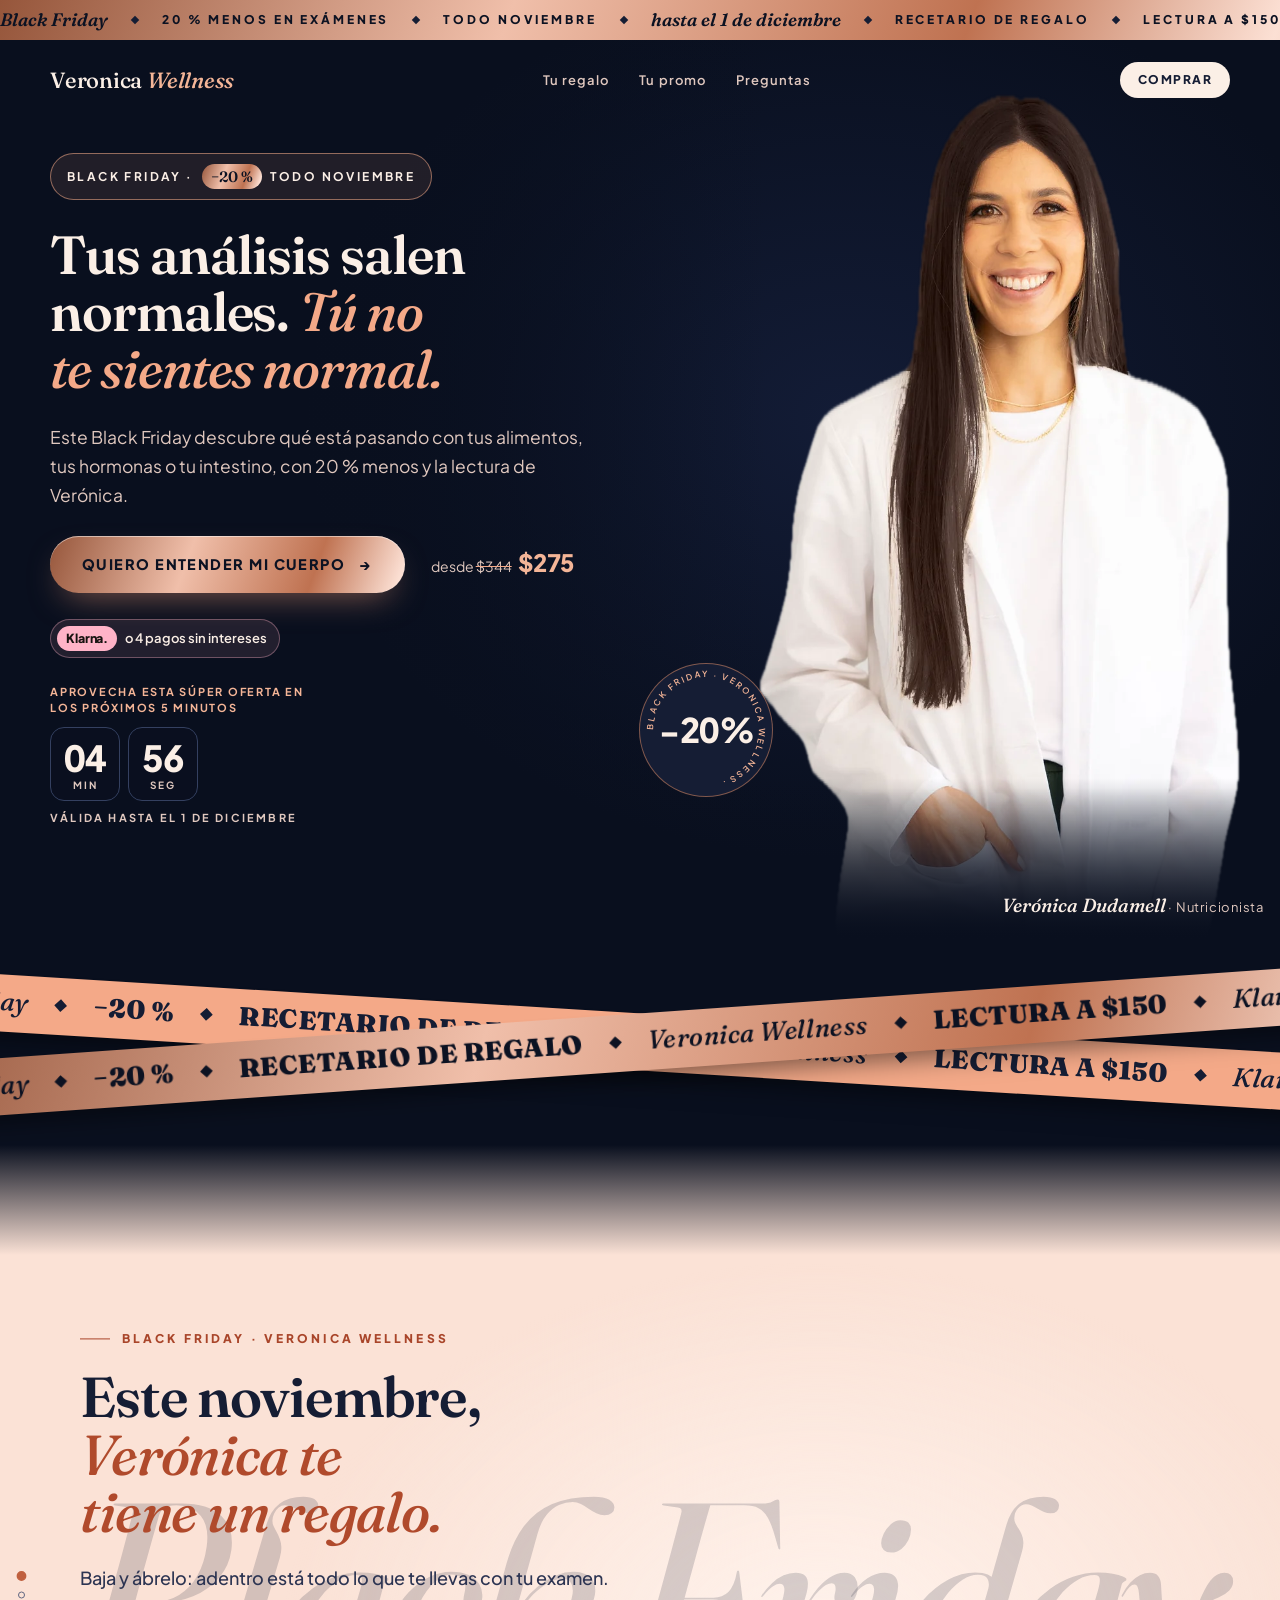
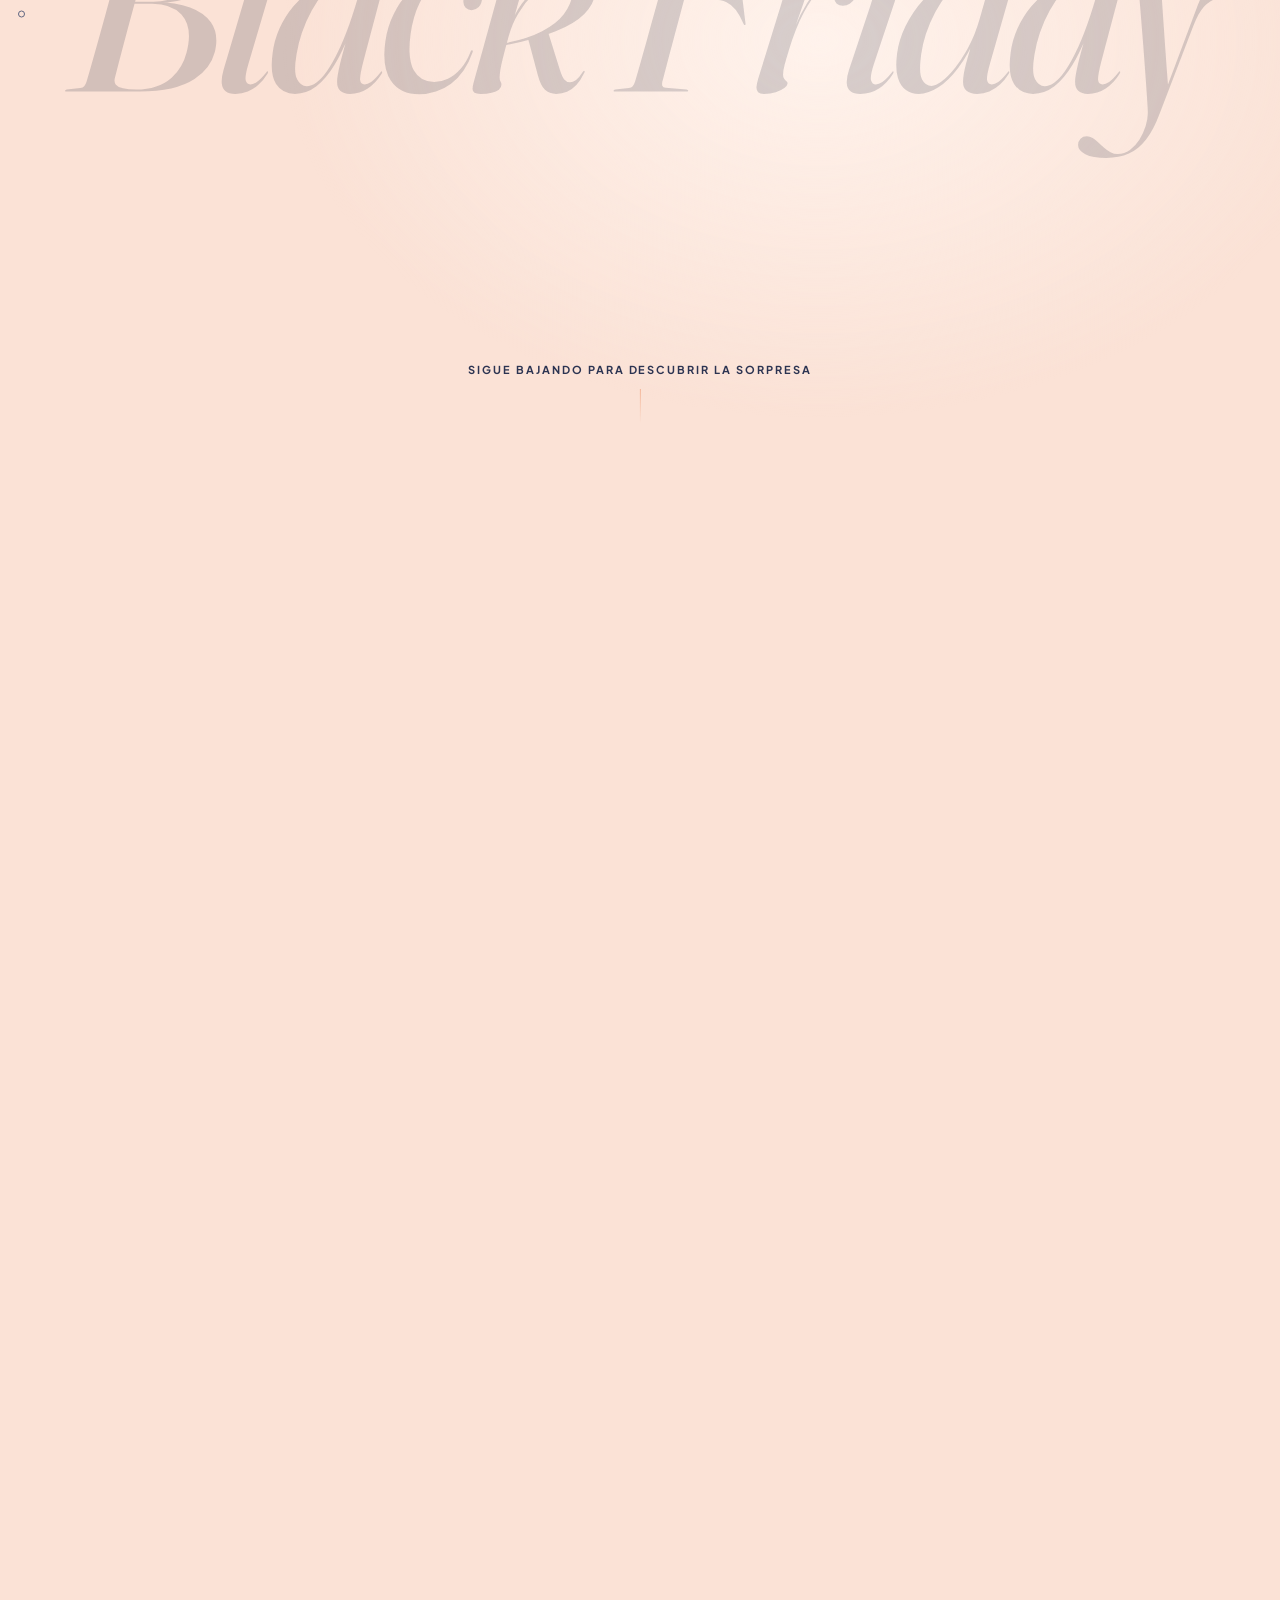
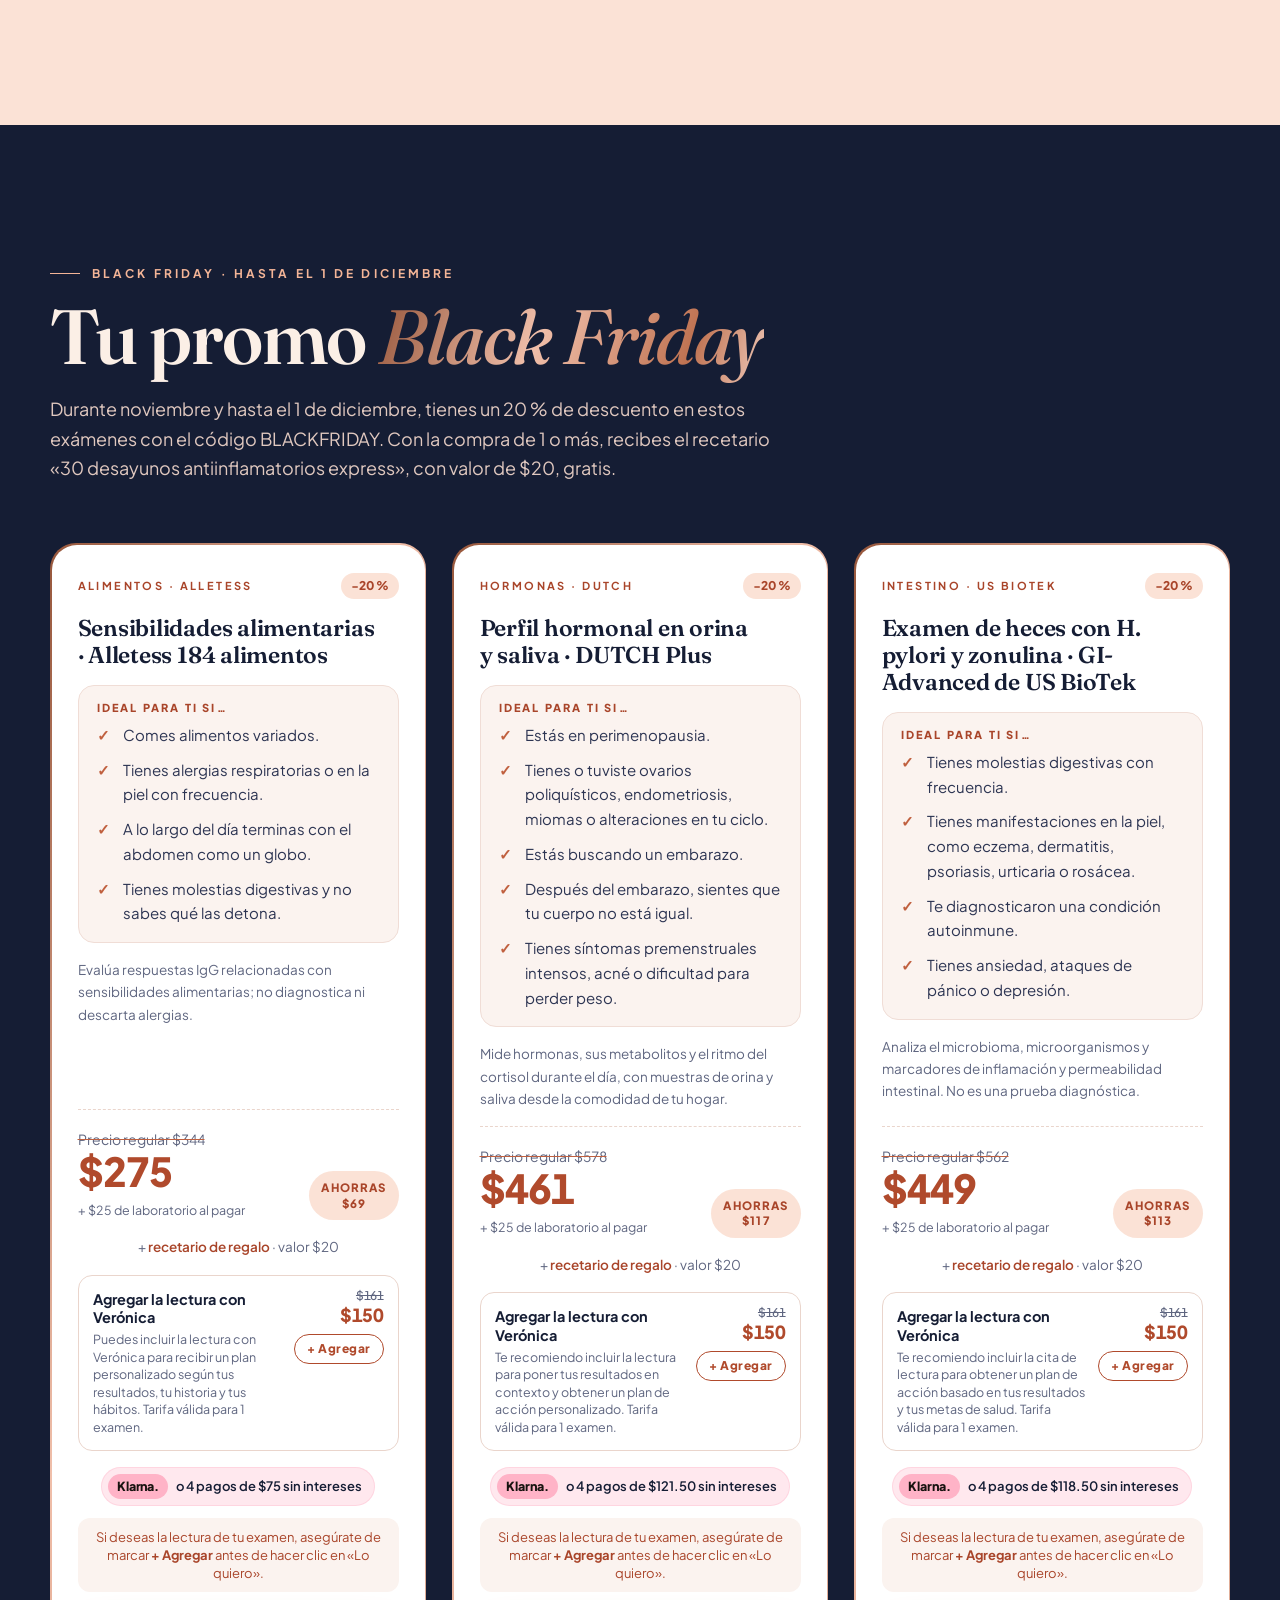
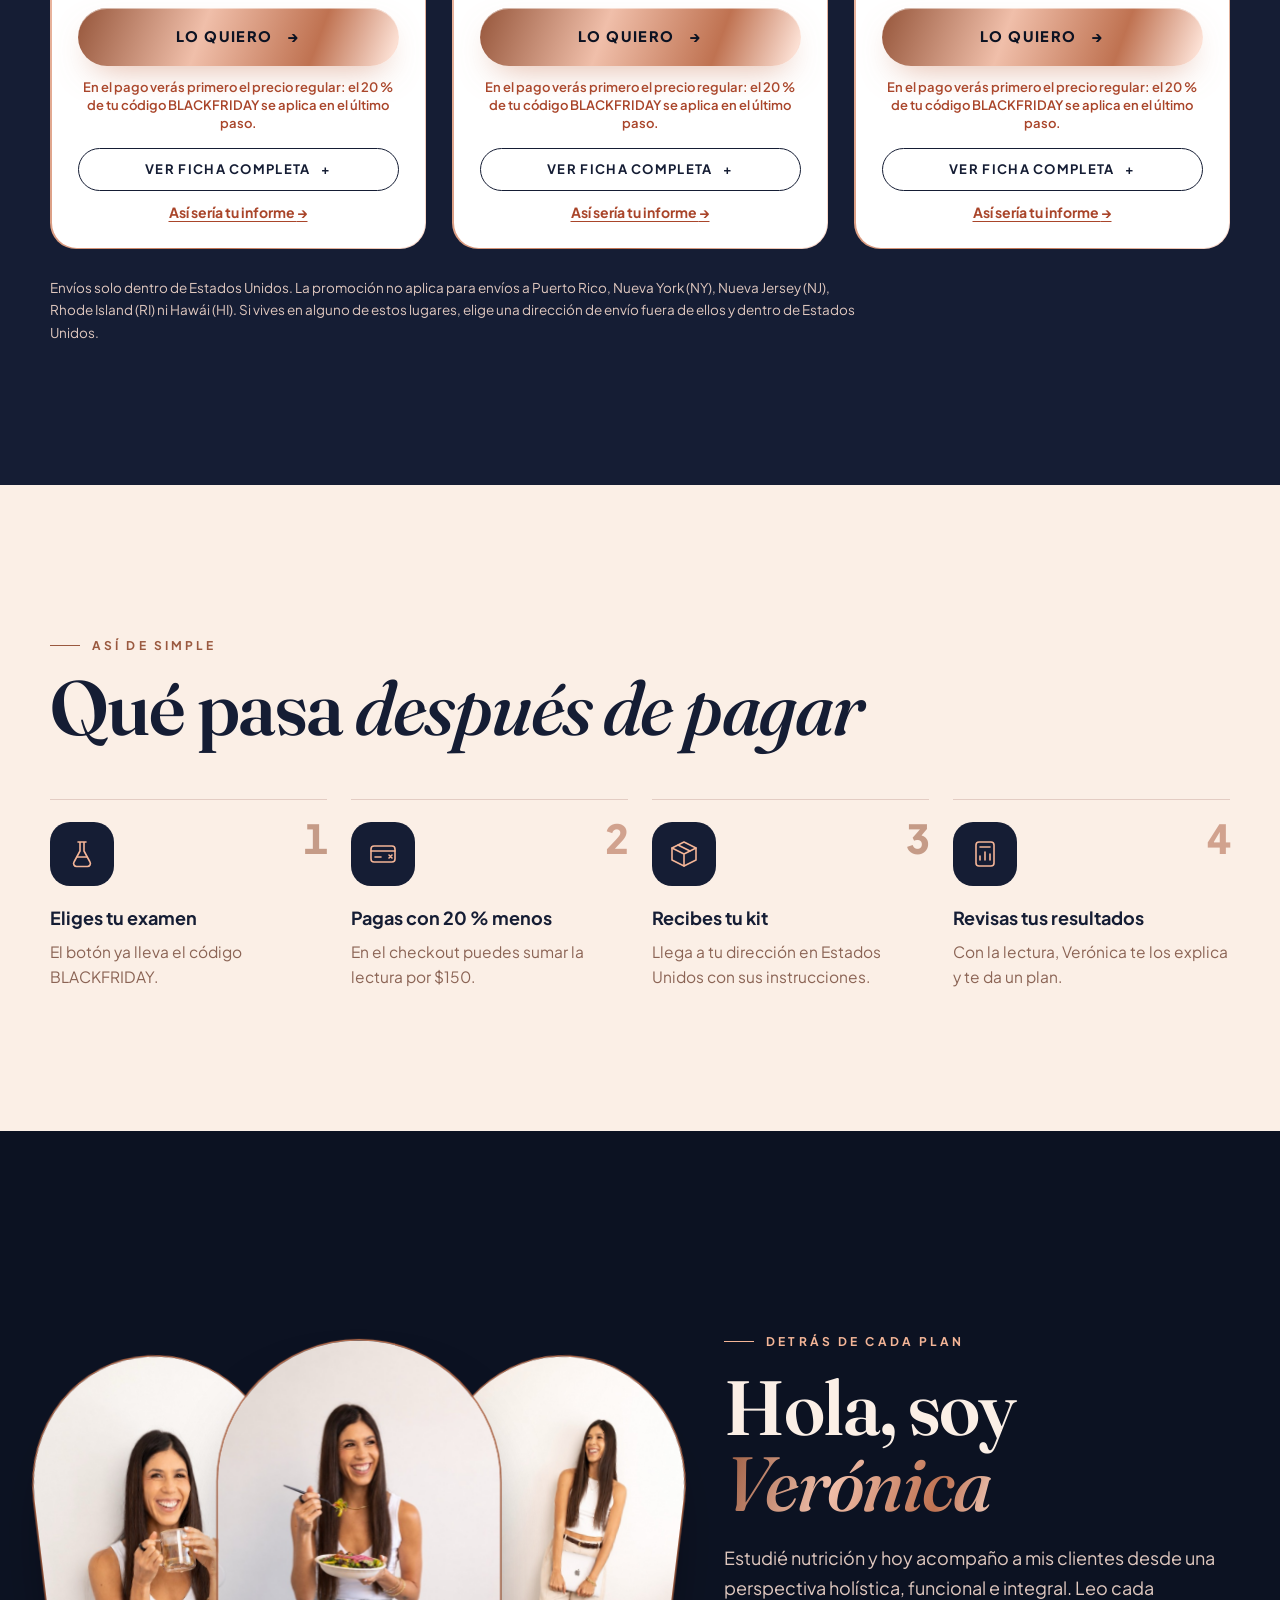
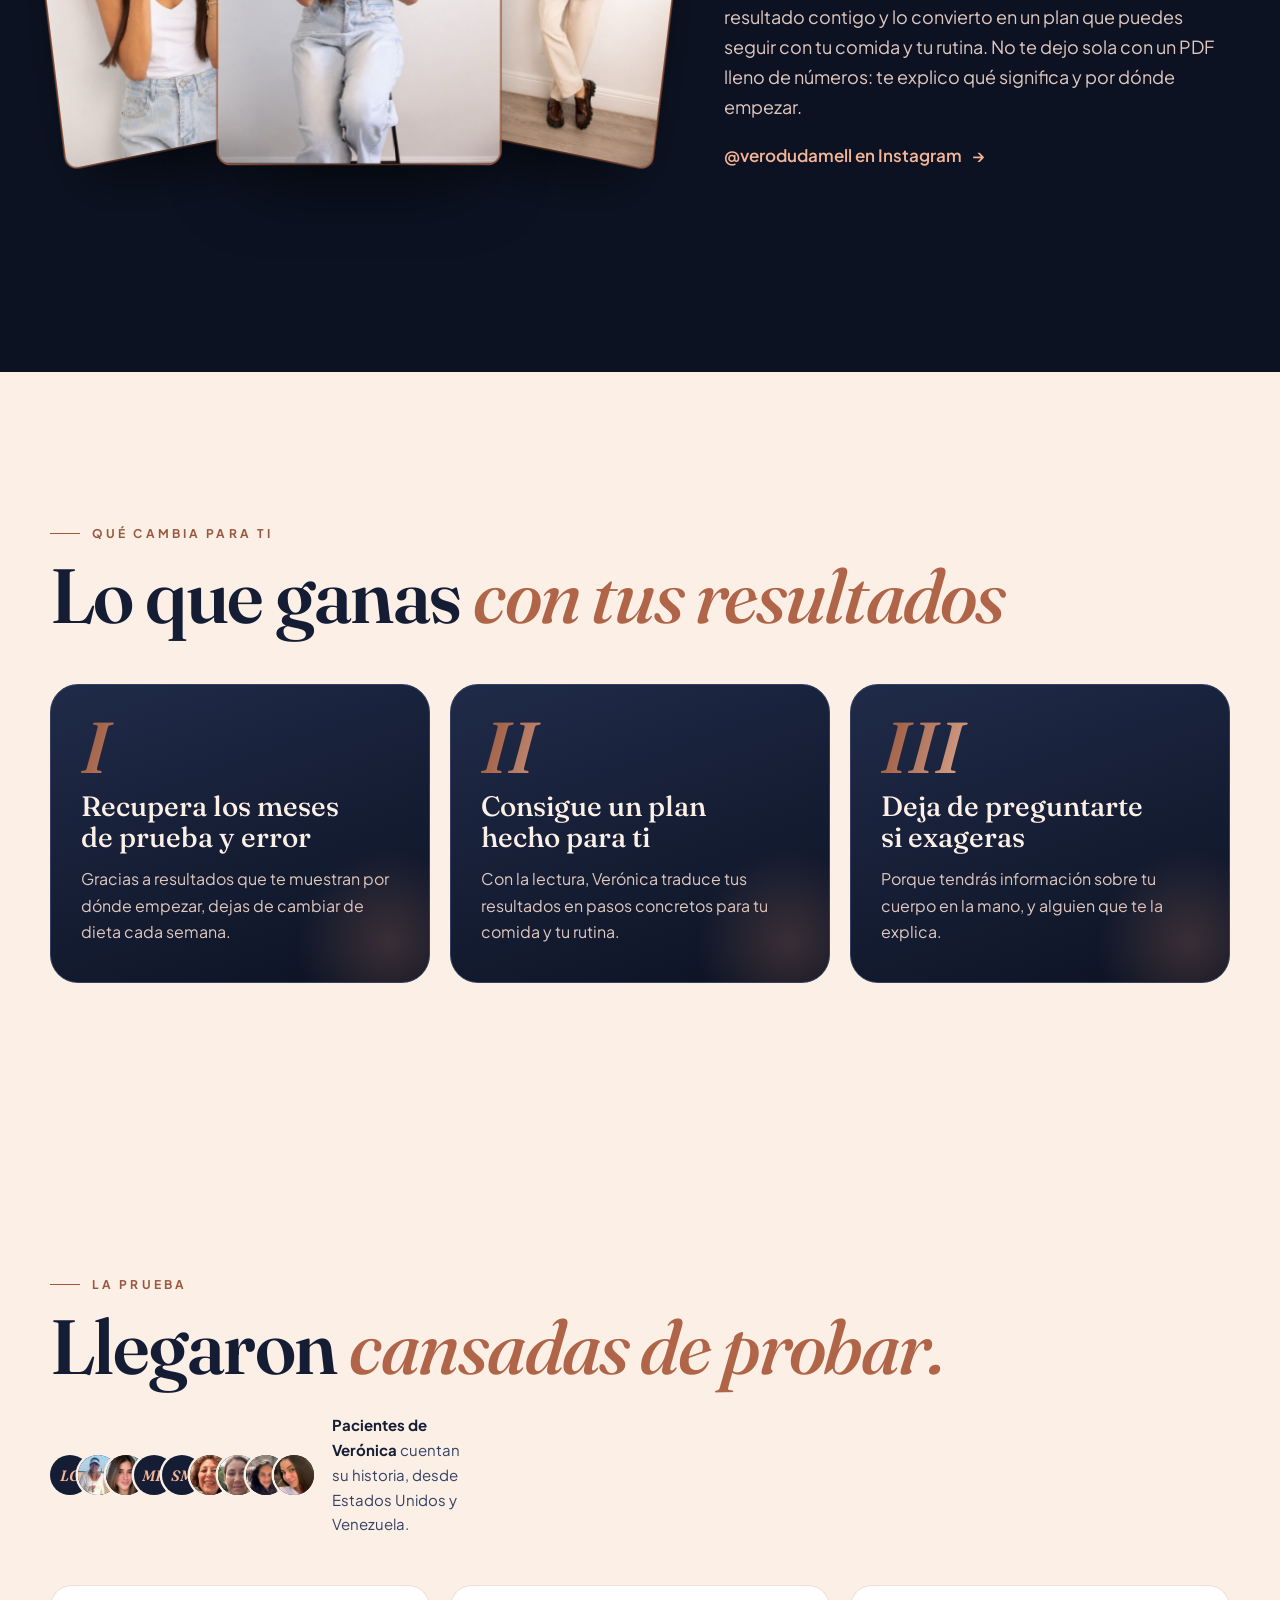
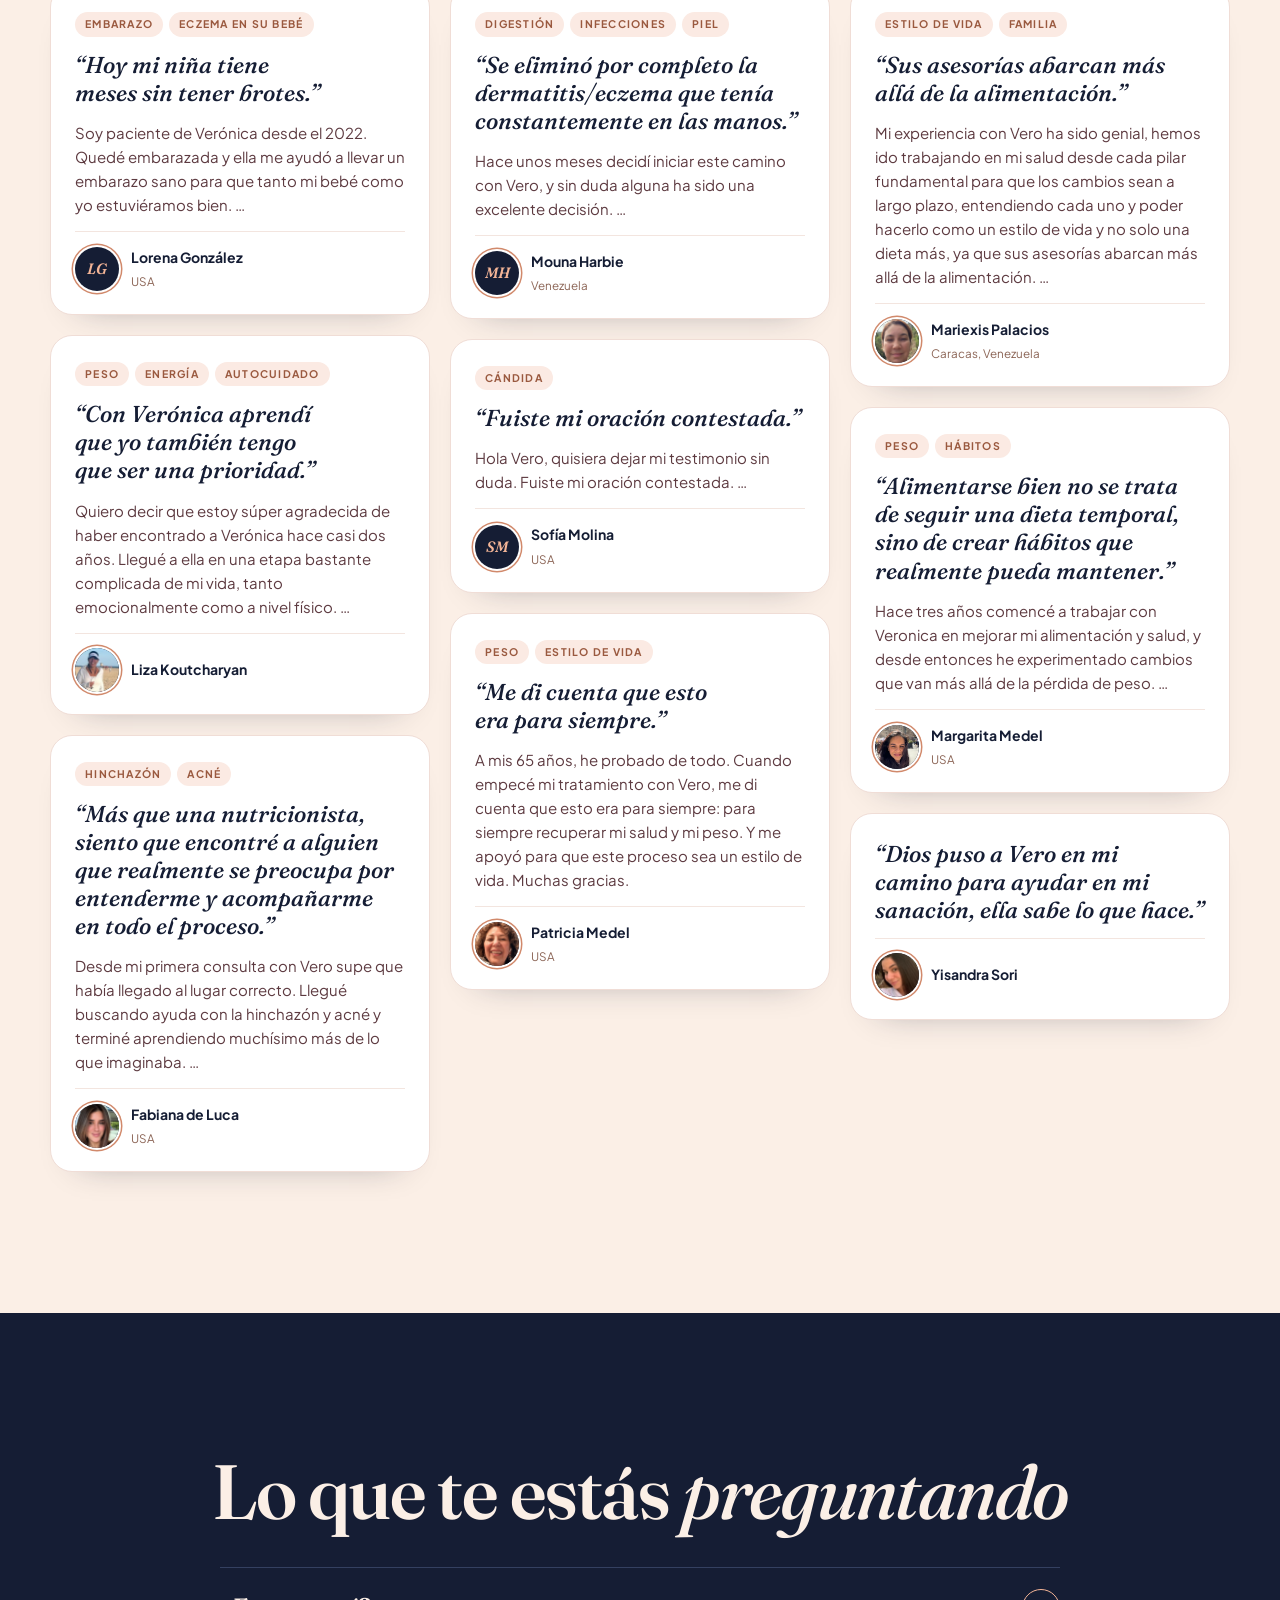
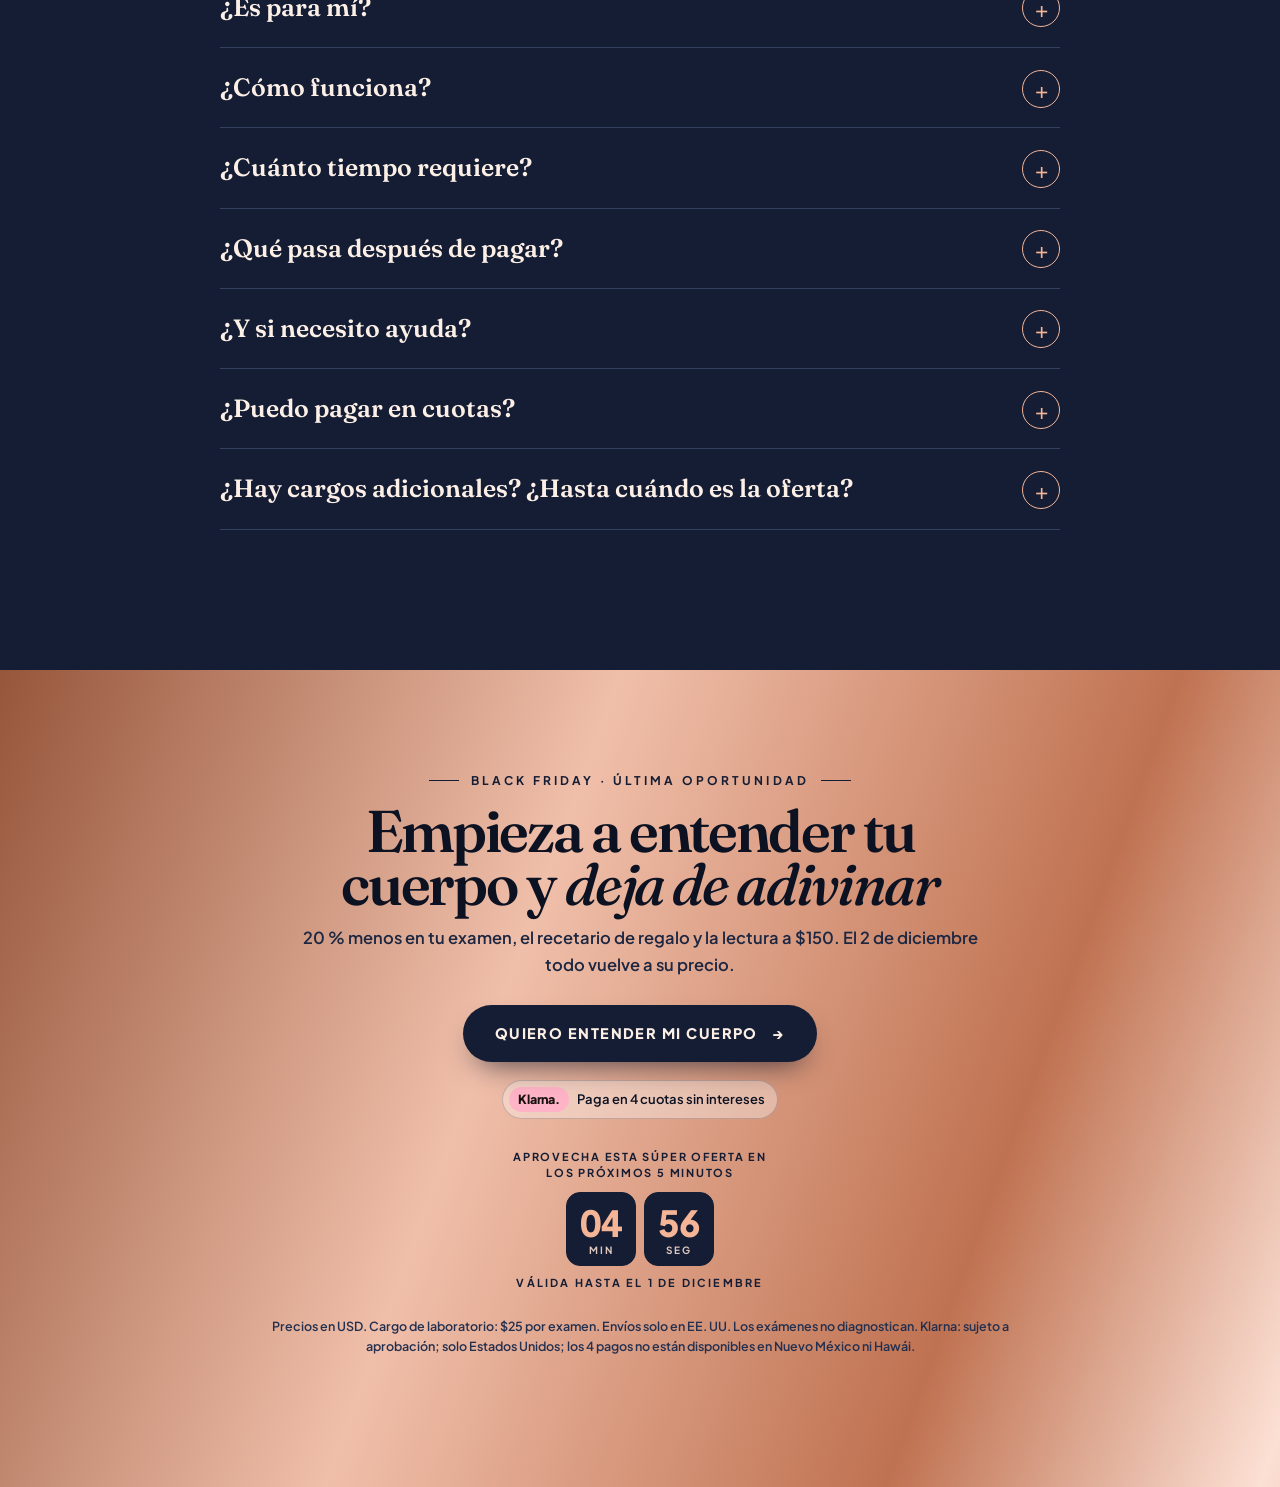
<file: index.html>
<!doctype html>
<html lang="es">
<head>
<meta charset="utf-8">
<meta name="viewport" content="width=device-width, initial-scale=1, viewport-fit=cover">
<meta name="robots" content="noindex, nofollow">
<title>Black Friday · Veronica Wellness</title>
<meta name="claude:viewport-fit-sides" content="cover">
<link rel="preconnect" href="https://fonts.googleapis.com">
<link rel="preconnect" href="https://fonts.gstatic.com" crossorigin>
<link rel="stylesheet" href="https://fonts.googleapis.com/css2?family=Fraunces:ital,opsz,wght,WONK@0,9..144,400..800,0..1;1,9..144,400..700,0..1&family=Plus+Jakarta+Sans:wght@400;500;600;700;800&display=swap">
<style>
  /* Layout: a wine-and-gold-foil invitation. A giant foil "−20%" stands behind Verónica; the tests
     are gift cards that tilt and catch the light; blush pages are where you read about yourself;
     the last call is pure foil. Single look on purpose (Black Friday), every color explicit. */
  :root {
    --wine: #151d34;
    --wine-2: #1d2742;
    --wine-deep: #0c1222;
    --line: #344060;
    --blush: #f4a988;
    --blush-soft: #fbeae3;
    --cream: #fbefe6;
    --muted: #e0c8bf;
    --gold: #f4b597;
    --foil: linear-gradient(110deg, #96563b 0%, #f0bfaa 20%, #bf7251 38%, #fce0d4 50%, #b16646 64%, #ebaf95 80%, #894d34 100%);
    --display: 'Fraunces', Georgia, 'Times New Roman', serif;
    --sans: 'Plus Jakarta Sans', -apple-system, 'Segoe UI', sans-serif;
    --ease: cubic-bezier(.2, .7, .1, 1);
    color-scheme: dark;
  }
  * { box-sizing: border-box; }
  html { scroll-behavior: smooth; }
  body { margin: 0; background: var(--wine); color: var(--cream); font: 17px/1.65 var(--sans); -webkit-font-smoothing: antialiased; overflow-x: clip; }
  .gut { padding-left: max(16px, env(safe-area-inset-left, 0px)); padding-right: max(16px, env(safe-area-inset-right, 0px)); }
  .wrap { max-width: 1180px; margin: 0 auto; }
  h1, h2, h3 { margin: 0; text-wrap: balance; font-weight: 400; }
  p { margin: 0; }
  a { color: inherit; }
  .sec { padding-block: clamp(84px, 11vw, 150px); position: relative; }
  .eyebrow { display: inline-flex; align-items: center; gap: 12px; font: 700 12px/1.3 var(--sans); letter-spacing: .26em; text-transform: uppercase; color: var(--gold); }
  .eyebrow::before { content: ''; width: 30px; height: 1px; background: currentColor; }
  .h2 { font: 500 clamp(40px, 6vw, 78px)/1 var(--display); letter-spacing: -.02em; }
  .h2 em { font-style: italic; font-weight: 400; }
  .lead { color: var(--muted); font-size: 18px; max-width: 58ch; }
  .foil { background: var(--foil); background-size: 220% 100%; -webkit-background-clip: text; background-clip: text; -webkit-text-fill-color: transparent; color: transparent; animation: shine 6s ease-in-out infinite alternate; }
  @keyframes shine { from { background-position: 0% 0; } to { background-position: 100% 0; } }

  .btn { position: relative; overflow: hidden; display: inline-flex; align-items: center; justify-content: center; gap: 14px;
    background: var(--foil); background-size: 200% 100%; color: var(--wine-deep); text-decoration: none; border: 0; cursor: pointer;
    font: 800 14.5px/1.2 var(--sans); letter-spacing: .1em; text-transform: uppercase; padding: 20px 32px; border-radius: 999px;
    box-shadow: 0 14px 34px -14px rgb(209 137 107 / .7), inset 0 1px 0 rgb(255 255 255 / .5); transition: transform .4s var(--ease), background-position .9s var(--ease); }
  .btn:hover { transform: translateY(-2px); background-position: 100% 0; }
  .btn .arr { transition: transform .4s var(--ease); }
  .btn:hover .arr { transform: translateX(5px); }
  .btn.wine { background: var(--wine); color: var(--cream); box-shadow: 0 14px 30px -14px rgb(12 18 34 / .8); }
  .btn.wine:hover { background: var(--wine-2); }
  .btn:focus-visible, a:focus-visible, summary:focus-visible, button:focus-visible, label:focus-within { outline: 2px solid var(--blush); outline-offset: 4px; }

  /* ── foil ribbon ── */
  .ribbon { background: var(--foil); background-size: 200% 100%; animation: shine 8s ease-in-out infinite alternate; overflow: hidden; white-space: nowrap; color: var(--wine-deep); }
  .ribbon-track { display: inline-flex; padding: 11px 0; animation: run 45s linear infinite; }
  .ribbon-track span { display: inline-flex; align-items: center; gap: 24px; padding-right: 24px; font: 800 12px/1 var(--sans); letter-spacing: .24em; text-transform: uppercase; }
  .ribbon-track em { font: italic 600 18px/1 var(--display); letter-spacing: 0; text-transform: none; }
  .ribbon-track i { width: 6px; height: 6px; transform: rotate(45deg); background: var(--wine); }
  @keyframes run { to { transform: translateX(-50%); } }

  /* ── hero ── */
  .hero { position: relative; overflow: hidden; isolation: isolate; padding-block: clamp(40px, 6vw, 70px) 0;
    background: radial-gradient(70% 60% at 75% 55%, #28375f 0%, transparent 70%), var(--wine); }
  .hero-grid { display: grid; gap: 20px; align-items: end; }
  @media (min-width: 980px) { .hero-grid { grid-template-columns: 1fr 1fr; gap: 40px; } }
  .hero-copy { display: grid; gap: 26px; min-width: 0; padding-bottom: clamp(40px, 6vw, 90px); }
  .bf { font: 800 clamp(15px, 1.6vw, 18px)/1 var(--sans); letter-spacing: .5em; text-transform: uppercase; display: flex; gap: .5em; flex-wrap: wrap; }
  .bf span { display: inline-block; overflow: hidden; }
  .bf i { display: inline-block; font-style: normal; animation: rise 1s var(--ease) both; animation-delay: calc(var(--k) * 40ms + 100ms); }
  @keyframes rise { from { transform: translateY(110%); } }
  .hook { font: 500 clamp(40px, 5.4vw, 72px)/1.02 var(--display); letter-spacing: -.02em; animation: fade 1.2s var(--ease) .5s both; }
  .hook em { font-style: italic; font-weight: 400; color: var(--blush); }
  .hook .no { position: relative; display: inline-block; }
  .hook .no::after { content: ''; position: absolute; left: -8%; right: -8%; top: 55%; height: 3px; background: var(--gold); transform: scaleX(0); transform-origin: left; animation: strike .8s var(--ease) 1.7s forwards; }
  @keyframes strike { to { transform: scaleX(1) rotate(-6deg); } }
  @keyframes fade { from { opacity: 0; transform: translateY(18px); } }
  .hero-sub { color: var(--muted); font-size: 18px; max-width: 48ch; animation: fade 1.2s var(--ease) .7s both; }
  .hero-sub strong { color: var(--cream); font-weight: 600; }
  .act { display: flex; flex-wrap: wrap; gap: 16px 26px; align-items: center; animation: fade 1.2s var(--ease) .9s both; }
  .from { font-size: 14px; color: var(--muted); }
  .from s { text-decoration-color: var(--blush); }
  .from b { font: italic 600 28px/1 var(--display); color: var(--gold); margin-left: 4px; }

  .clock { display: grid; gap: 10px; animation: fade 1.2s var(--ease) 1.1s both; }
  .clock-lbl { font: 700 11px/1 var(--sans); letter-spacing: .26em; text-transform: uppercase; color: var(--muted); }
  .clock-cells { display: flex; gap: 8px; flex-wrap: wrap; font-variant-numeric: tabular-nums; }
  .clock-cells span { display: grid; justify-items: center; gap: 4px; min-width: 70px; padding: 12px 8px 10px; border-radius: 14px; background: rgb(12 18 34 / .55); border: 1px solid var(--line); font: 700 10px/1 var(--sans); letter-spacing: .2em; text-transform: uppercase; color: var(--muted); }
  .clock-cells b { font: 500 36px/1 var(--display); color: var(--cream); }

  /* the stage: giant foil −20% behind Verónica */
  .stage { position: relative; min-width: 0; height: clamp(440px, 52vw, 680px); display: grid; place-items: end center; }
  .big20 { position: absolute; inset: 0 -10% auto; top: 4%; text-align: center; font: 900 clamp(190px, 27vw, 400px)/.8 var(--display); letter-spacing: -.06em; pointer-events: none; user-select: none; animation: shine 6s ease-in-out infinite alternate, grow 1.6s var(--ease) .2s both; white-space: nowrap; }
  .big20 small { font-size: .42em; vertical-align: .9em; letter-spacing: 0; }
  @keyframes grow { from { opacity: 0; transform: scale(.86); filter: blur(10px); } }
  .stage img { position: relative; height: 100%; width: auto; max-width: 100%; object-fit: contain; object-position: bottom; animation: lift 1.8s var(--ease) .5s both; filter: drop-shadow(0 30px 40px rgb(6 9 18 / .6)); }
  @keyframes lift { from { opacity: 0; transform: translateY(40px); } }
  .tag { position: absolute; z-index: 2; right: 0; bottom: 14%; background: var(--cream); color: var(--wine); border-radius: 14px; padding: 12px 16px; box-shadow: 0 20px 40px -20px rgb(0 0 0 / .6); transform: rotate(4deg); animation: fade 1s var(--ease) 1.4s both; }
  .tag b { display: block; font: italic 600 20px/1.1 var(--display); }
  .tag span { font: 600 12px/1.3 var(--sans); letter-spacing: .06em; color: #445070; }
  @media (max-width: 979px) { .stage { order: -1; height: clamp(380px, 100vw, 520px); } .hero-copy { padding-bottom: 72px; } }

  /* ── read about yourself ── */
  .read { background: var(--blush-soft); color: var(--wine); }
  .read .eyebrow { color: #9a593f; }
  .read .h2 { margin-top: 16px; max-width: 16ch; }
  .read .h2 em { color: #b06548; }
  .sx { margin-top: 52px; display: grid; gap: 18px; }
  @media (min-width: 640px) { .sx { grid-template-columns: repeat(2, 1fr); } }
  @media (min-width: 980px) { .sx { grid-template-columns: repeat(3, 1fr); } }
  .sx article { position: relative; overflow: hidden; background: #fff; border-radius: 26px; padding: 30px 28px 32px; display: grid; gap: 22px; align-content: start; min-width: 0;
    box-shadow: 0 1px 0 #f0dbd3, 0 24px 44px -32px rgb(21 29 52 / .45); transition: transform .5s var(--ease), box-shadow .5s var(--ease); }
  .sx article:hover { transform: translateY(-6px); box-shadow: 0 1px 0 #f0dbd3, 0 36px 60px -30px rgb(21 29 52 / .5); }
  .sx .ic { width: 64px; height: 64px; border-radius: 20px; background: var(--wine); display: grid; place-items: center; transition: background .5s var(--ease), transform .5s var(--ease); }
  .sx .ic svg { width: 32px; height: 32px; fill: none; stroke: var(--gold); stroke-width: 1.6; stroke-linecap: round; stroke-linejoin: round; }
  .sx .ic svg * { stroke-dasharray: 120; stroke-dashoffset: 0; }
  .sx article:hover .ic { background: var(--foil); background-size: 200% 100%; transform: rotate(-6deg); }
  .sx article:hover .ic svg { stroke: var(--wine); }
  .sx article:hover .ic svg * { animation: draw 1.1s var(--ease); }
  @keyframes draw { from { stroke-dashoffset: 120; } }
  .sx p { font: 500 clamp(24px, 2.3vw, 29px)/1.18 var(--display); letter-spacing: -.01em; color: var(--wine); }
  .sx p em { font-style: italic; font-weight: 400; color: #b06548; }
  .sx .n { position: absolute; top: 22px; right: 26px; font: italic 500 15px/1 var(--display); color: #d6b6a9; }
  .sx article.last-card { background: var(--wine); box-shadow: 0 0 0 1.5px var(--gold), 0 30px 60px -30px rgb(12 18 34 / .7); }
  .sx article.last-card p { color: var(--cream); font-style: italic; }
  .sx article.last-card .ic { background: var(--foil); background-size: 200% 100%; }
  .sx article.last-card .ic svg { stroke: var(--wine); }
  .sx article.last-card .n { color: var(--gold); }
  .turn { margin-top: clamp(70px, 9vw, 120px); display: grid; gap: 24px; padding: clamp(32px, 5vw, 64px); border-radius: 32px; background: var(--wine); color: var(--cream); position: relative; overflow: hidden; }
  @media (min-width: 900px) { .turn { grid-template-columns: 1fr 1fr; align-items: center; gap: 60px; } }
  .turn h3 { font: italic 500 clamp(56px, 8vw, 116px)/.92 var(--display); letter-spacing: -.035em; }
  .turn p { font-size: 19px; color: var(--muted); max-width: 44ch; }
  .turn p strong { color: var(--cream); font-weight: 600; }
  .costs { display: grid; gap: 14px; margin-top: 18px; }
  @media (min-width: 860px) { .costs { grid-template-columns: repeat(3, 1fr); } }
  .costs div { padding: 26px; border-radius: 22px; background: #fff; display: grid; gap: 8px; align-content: start; }
  .costs b { font: 600 22px/1.15 var(--display); }
  .costs span { color: #8b6455; font-size: 15px; }

  /* ── gift cards ── */
  .tests-head { display: grid; gap: 18px; margin-bottom: 60px; }
  .cards { display: grid; gap: 26px; perspective: 1200px; }
  @media (min-width: 980px) { .cards { grid-template-columns: repeat(3, 1fr); } }
  .gc { --rx: 0deg; --ry: 0deg; --gx: 50%; --gy: 0%; position: relative; border-radius: 26px; padding: 1.5px; background: var(--foil); background-size: 200% 200%;
    transform: rotateX(var(--rx)) rotateY(var(--ry)); transform-style: preserve-3d; transition: transform .5s var(--ease); min-width: 0; }
  .gc-in { position: relative; overflow: hidden; height: 100%; border-radius: 25px; padding: 28px 26px 26px; display: flex; flex-direction: column; gap: 18px;
    background: radial-gradient(120% 70% at 100% 0%, #243052 0%, var(--wine-deep) 70%); }
  .gc-in::after { content: ''; position: absolute; inset: 0; pointer-events: none; opacity: 0; transition: opacity .4s; mix-blend-mode: soft-light;
    background: radial-gradient(360px circle at var(--gx) var(--gy), rgb(252 224 212 / .55), transparent 55%); }
  .gc:hover .gc-in::after { opacity: 1; }
  .gc-top { display: flex; justify-content: space-between; align-items: center; gap: 10px; }
  .chip { width: 42px; height: 32px; border-radius: 7px; background: var(--foil); background-size: 200% 100%; position: relative; }
  .chip::after { content: ''; position: absolute; inset: 7px 9px; border: 1px solid rgb(21 29 52 / .35); border-radius: 3px; }
  .gc .lab { font: 700 11px/1 var(--sans); letter-spacing: .22em; text-transform: uppercase; color: var(--muted); }
  .gc .q { font: italic 500 31px/1.06 var(--display); letter-spacing: -.01em; }
  .gc h3 { font: 800 13px/1.3 var(--sans); letter-spacing: .16em; text-transform: uppercase; color: var(--gold); }
  .gc ul { list-style: none; padding: 0; margin: 0; display: grid; gap: 10px; font-size: 15.5px; color: #f1ded6; }
  .gc li { display: grid; grid-template-columns: 16px 1fr; gap: 10px; }
  .gc li::before { content: ''; width: 6px; height: 6px; margin-top: 10px; transform: rotate(45deg); background: var(--blush); }
  .gc .note { font-size: 14px; color: var(--muted); }
  .price { margin-top: auto; padding-top: 18px; border-top: 1px dashed var(--line); display: flex; justify-content: space-between; align-items: end; gap: 12px; font-variant-numeric: tabular-nums; }
  .price s { display: block; color: var(--muted); font-size: 14px; text-decoration-color: var(--blush); }
  .price strong { font: 600 54px/1 var(--display); letter-spacing: -.03em; }
  .price .save { font: 800 11.5px/1.35 var(--sans); letter-spacing: .1em; text-transform: uppercase; color: var(--wine); background: var(--blush); padding: 9px 12px; border-radius: 999px; text-align: center; }
  .gc .btn { width: 100%; }
  .gc .gift { text-align: center; font-size: 13.5px; color: var(--muted); }
  .gc .gift b { color: var(--gold); font-weight: 600; }

  /* ── offer ── */
  .offer { background: var(--wine-deep); }
  .offer-grid { display: grid; gap: 50px; }
  @media (min-width: 980px) { .offer-grid { grid-template-columns: .85fr 1.15fr; align-items: center; } }
  .tabs { display: inline-flex; flex-wrap: wrap; gap: 4px; padding: 5px; border-radius: 999px; border: 1px solid var(--line); margin-bottom: 22px; max-width: 100%; }
  .tabs button { font: 700 13px/1 var(--sans); letter-spacing: .04em; padding: 12px 16px; border-radius: 999px; border: 0; background: transparent; color: var(--muted); cursor: pointer; transition: background .4s var(--ease), color .3s; }
  .tabs button[aria-pressed="true"] { background: var(--blush); color: var(--wine); }
  .receipt { position: relative; background: var(--cream); color: var(--wine); border-radius: 26px; padding: clamp(24px, 3.6vw, 38px); font-variant-numeric: tabular-nums; box-shadow: 0 0 0 1.5px #d1896b, 0 50px 90px -40px rgb(0 0 0 / .8); }
  .receipt::before { content: 'BF'; position: absolute; top: -26px; right: 26px; width: 58px; height: 58px; border-radius: 50%; background: var(--foil); display: grid; place-items: center; font: italic 700 20px/1 var(--display); color: var(--wine-deep); box-shadow: 0 10px 20px -8px rgb(0 0 0 / .5); }
  .r-head { display: flex; justify-content: space-between; align-items: baseline; gap: 12px; flex-wrap: wrap; padding-bottom: 16px; border-bottom: 1px solid #ead5cc; }
  .r-head b { font: italic 600 28px/1 var(--display); }
  .r-head span { font: 800 11px/1 var(--sans); letter-spacing: .22em; text-transform: uppercase; color: #9a593f; }
  .line { display: grid; grid-template-columns: 1fr auto; gap: 4px 18px; padding: 18px 0; border-bottom: 1px dashed #e4ccc3; align-items: start; }
  .line b { font-weight: 700; font-size: 16px; }
  .line small { display: block; color: #8b6455; font-size: 13.5px; }
  .line .amt { text-align: right; white-space: nowrap; }
  .line .amt s { display: block; color: #a68088; font-size: 13.5px; }
  .line .amt strong { font: 600 26px/1 var(--display); }
  .line .free { color: #99573b; font-style: italic; }
  .line label { display: flex; gap: 12px; align-items: flex-start; cursor: pointer; }
  .line input { width: 20px; height: 20px; margin: 3px 0 0; accent-color: var(--wine); flex: none; }
  .tot { display: grid; gap: 10px; padding-top: 20px; }
  .tot > div { display: flex; justify-content: space-between; gap: 16px; align-items: baseline; }
  .tot .worth { color: #8b6455; font-size: 15px; }
  .tot .pay span { font: 800 12px/1 var(--sans); letter-spacing: .22em; text-transform: uppercase; }
  .tot .pay strong { font: 600 clamp(50px, 6.6vw, 70px)/1 var(--display); letter-spacing: -.03em; }
  .tot .saved { background: var(--wine); color: var(--blush); border-radius: 14px; padding: 14px 18px; font-weight: 700; font-size: 15px; }
  .tot .saved b { font: italic 600 24px/1 var(--display); color: var(--gold); }
  .receipt .btn { width: 100%; margin-top: 22px; }
  .fee { margin-top: 14px; font-size: 13px; color: #8b6455; text-align: center; }
  .bonus-shot { display: grid; grid-template-columns: 116px 1fr; gap: 24px; align-items: center; margin-top: 34px; padding: 22px; border-radius: 22px; background: rgb(242 200 184 / .08); border: 1px solid var(--line); }
  .bonus-shot img { width: 116px; border-radius: 4px; transform: rotate(-6deg); box-shadow: 10px 10px 0 var(--gold); transition: transform .6s var(--ease); }
  .bonus-shot:hover img { transform: rotate(0) scale(1.04); }
  .bonus-shot p { color: var(--muted); font-size: 15px; }
  .bonus-shot b { color: var(--cream); display: block; font: italic 600 22px/1.15 var(--display); margin-bottom: 6px; }

  /* ── with Verónica ── */
  .with { background: var(--blush); color: var(--wine); }
  .with .eyebrow { color: var(--wine); }
  .with .lead { color: #344164; }
  .with-grid { display: grid; gap: 56px; }
  @media (min-width: 900px) { .with-grid { grid-template-columns: 1fr 1fr; align-items: center; } }
  .report { position: relative; background: #fff; border-radius: 16px; padding: 26px; font: 500 14px/1.4 var(--sans); display: grid; gap: 2px; max-width: 470px; box-shadow: 0 40px 70px -35px rgb(21 29 52 / .55); transform: rotate(-3deg); }
  .report .hd { font: 800 10.5px/1 var(--sans); letter-spacing: .2em; text-transform: uppercase; color: #8b6455; margin-bottom: 10px; }
  .report .row { display: grid; grid-template-columns: 1fr 56px 38px; gap: 10px; padding: 9px 0; border-bottom: 1px solid #f2e5e0; font-variant-numeric: tabular-nums; }
  .report .row span:last-child { font-weight: 800; color: #c0552b; text-align: right; }
  .report .row.ok span:last-child { color: #4f7a52; }
  .report .ask { position: absolute; right: -14px; bottom: -28px; background: var(--wine); color: var(--cream); font: italic 500 22px/1.1 var(--display); padding: 15px 20px; border-radius: 20px 20px 4px 20px; transform: rotate(4deg); }
  .gets { list-style: none; padding: 0; margin: 28px 0 0; display: grid; gap: 16px; }
  .gets li { display: grid; grid-template-columns: 40px 1fr; gap: 14px; align-items: center; font-size: 17px; font-weight: 500; }
  .gets li span { width: 40px; height: 40px; border-radius: 50%; background: var(--wine); color: var(--gold); display: grid; place-items: center; font: italic 600 18px/1 var(--display); }

  /* ── proof ── */
  .quotes { display: grid; gap: 18px; margin-top: 52px; }
  @media (min-width: 820px) { .quotes { grid-template-columns: 1fr 1fr; } }
  .quote { padding: 32px; border-radius: 26px; background: var(--wine-2); border: 1px solid var(--line); display: grid; gap: 22px; align-content: space-between; min-width: 0; }
  .quote p { font: italic 400 clamp(25px, 2.7vw, 33px)/1.18 var(--display); }
  .quote p::before { content: '“'; display: block; font: 700 70px/.6 var(--display); color: var(--gold); margin-bottom: 10px; font-style: normal; }
  .who { display: flex; gap: 14px; align-items: center; font-size: 14px; }
  .who i { width: 42px; height: 42px; border-radius: 50%; background: var(--blush); color: var(--wine); display: grid; place-items: center; font: 800 13px/1 var(--sans); font-style: normal; flex: none; letter-spacing: .04em; }
  .who small { display: block; color: var(--muted); }

  /* ── steps ── */
  .steps { list-style: none; padding: 0; margin: 52px 0 0; display: grid; gap: 28px; counter-reset: s; }
  @media (min-width: 900px) { .steps { grid-template-columns: repeat(4, 1fr); gap: 24px; } }
  .steps li { counter-increment: s; display: grid; gap: 10px; align-content: start; position: relative; padding-top: 22px; border-top: 1px solid var(--line); }
  .steps li::before { content: counter(s); font: 600 64px/.8 var(--display); }
  .steps li:nth-child(odd)::before { color: var(--gold); }
  .steps li:nth-child(even)::before { color: var(--blush); }
  .steps h3 { font: 700 18px/1.3 var(--sans); }
  .steps p { color: var(--muted); font-size: 15.5px; }

  /* ── before / after ── */
  .vs { display: grid; gap: 18px; margin-top: 50px; }
  @media (min-width: 820px) { .vs { grid-template-columns: 1fr 1fr; } }
  .col { border-radius: 26px; padding: 34px; display: grid; gap: 16px; align-content: start; min-width: 0; }
  .col h3 { font: italic 500 34px/1.05 var(--display); }
  .col ul { list-style: none; padding: 0; margin: 0; display: grid; gap: 12px; }
  .col li { display: grid; grid-template-columns: 22px 1fr; gap: 10px; }
  .col.bad { border: 1px dashed var(--line); color: var(--muted); }
  .col.bad li::before { content: '—'; color: #a07260; }
  .col.good { background: var(--cream); color: var(--wine); box-shadow: 0 0 0 1.5px var(--gold); }
  .col.good li::before { content: '✓'; color: #99573b; font-weight: 800; }

  /* ── faq ── */
  .faq-list { margin-top: 36px; border-top: 1px solid var(--line); max-width: 840px; }
  details { border-bottom: 1px solid var(--line); }
  summary { list-style: none; cursor: pointer; padding: 24px 52px 24px 0; position: relative; font: 500 clamp(21px, 2.2vw, 25px)/1.25 var(--display); }
  summary::-webkit-details-marker { display: none; }
  summary::after { content: '+'; position: absolute; right: 0; top: 50%; width: 36px; height: 36px; margin-top: -18px; border-radius: 50%; border: 1px solid var(--gold); color: var(--gold); display: grid; place-items: center; font: 400 22px/1 var(--sans); transition: transform .4s var(--ease), background .3s; }
  details[open] summary::after { transform: rotate(45deg); background: var(--gold); color: var(--wine); }
  details p { padding: 0 0 24px; color: var(--muted); max-width: 64ch; }

  /* ── last call: pure foil ── */
  .last { position: relative; overflow: hidden; text-align: center; color: var(--wine-deep); background: var(--foil); background-size: 220% 100%; animation: shine 8s ease-in-out infinite alternate;
    padding-block: clamp(90px, 12vw, 160px) clamp(130px, 13vw, 170px); }
  .last .eyebrow { justify-content: center; color: var(--wine); }
  .last .eyebrow::after { content: ''; width: 30px; height: 1px; background: currentColor; }
  .last h2 { font: 500 clamp(52px, 9vw, 132px)/.9 var(--display); letter-spacing: -.04em; margin: 22px auto; max-width: 12ch; }
  .last h2 em { font-style: italic; font-weight: 400; }
  .last .lead { margin: 0 auto 36px; color: #1d2742; font-weight: 600; }
  .last .clock { justify-items: center; margin-top: 44px; animation: none; }
  .last .clock-lbl { color: var(--wine); }
  .last .clock-cells span { background: var(--wine); border-color: var(--wine); }
  .last .clock-cells b { color: var(--gold); }
  .fine { font-size: 12.5px; color: #243050; margin-top: 40px; font-weight: 600; }

  /* ── dock ── */
  .dock { position: fixed; left: 50%; bottom: calc(14px + env(safe-area-inset-bottom, 0px)); z-index: 20; transform: translateX(-50%);
    width: min(560px, calc(100% - 24px - env(safe-area-inset-left, 0px) - env(safe-area-inset-right, 0px)));
    display: flex; gap: 12px; align-items: center; justify-content: space-between; padding: 8px 8px 8px 22px; border-radius: 999px;
    background: rgb(12 18 34 / .85); backdrop-filter: blur(14px) saturate(1.4); -webkit-backdrop-filter: blur(14px) saturate(1.4); box-shadow: 0 0 0 1px #844c34, 0 20px 40px -20px rgb(0 0 0 / .8);
    transition: transform .6s var(--ease), opacity .4s; }
  .dock.away { transform: translate(-50%, 140%); opacity: 0; }
  .dock-txt { font: 600 12.5px/1.3 var(--sans); min-width: 0; color: var(--muted); font-variant-numeric: tabular-nums; }
  .dock-txt b { display: block; font: italic 600 18px/1.05 var(--display); color: var(--gold); }
  .dock .btn { padding: 13px 20px; font-size: 12.5px; flex: none; }

  /* ── scroll scene (Enkis style) ── */
  .scene { position: relative; height: 420vh; background: radial-gradient(60% 55% at 64% 55%, #26345a 0%, var(--wine) 62%, var(--wine-deep) 100%); }
  .pin { position: sticky; top: 0; height: 100vh; height: 100svh; overflow: hidden; --p: 0; --l: 0; --q: 0; }
  .topnav { position: absolute; top: env(safe-area-inset-top, 0px); left: 0; right: 0; z-index: 6; display: flex; align-items: center; justify-content: space-between; gap: 20px; padding-block: 22px; }
  .topnav .brand { font: 500 22px/1 var(--display); letter-spacing: -.01em; }
  .topnav .brand em { font-style: italic; color: var(--gold); }
  .topnav .links { display: none; gap: 30px; font: 600 13px/1 var(--sans); letter-spacing: .08em; }
  .topnav .links a { text-decoration: none; color: var(--muted); transition: color .3s; }
  .topnav .links a:hover { color: var(--cream); }
  @media (min-width: 860px) { .topnav .links { display: flex; } }
  .pillbtn { text-decoration: none; background: var(--cream); color: var(--wine); font: 800 12px/1 var(--sans); letter-spacing: .12em; text-transform: uppercase; padding: 12px 18px; border-radius: 999px; }
  .bgword { position: absolute; left: 50%; top: 50%; z-index: 0; transform: translate(-50%, -50%) scale(calc(1 + var(--p) * .25)); white-space: nowrap; pointer-events: none;
    font: italic 400 clamp(110px, 21vw, 330px)/1 var(--display); letter-spacing: -.04em; color: #243050; opacity: calc(1 - var(--p) * .6); }
  .stage3d { position: absolute; inset: 0; z-index: 2; pointer-events: none; }
  .frames { position: absolute; inset: 0; width: 100%; height: 100%; display: block; }
  .gbox-wrap { position: absolute; left: 64%; top: 58%; transform: translate(-50%, -50%) scale(var(--gs, 1)); perspective: 1500px; width: 300px; height: 300px; display: grid; place-items: center; }
  @media (max-width: 979px) { .gbox-wrap { left: 50%; top: 72%; --gs: .62; } }
  .gbox { --W: 240px; --H: 170px; --D: 240px; position: relative; width: var(--W); height: var(--H); transform-style: preserve-3d;
    transform: rotateX(-20deg) rotateY(calc(-32deg + var(--p) * 140deg)) translateY(calc(var(--q) * 60px)); }
  .gbox > * { position: absolute; left: 0; top: 0; }
  .gf { width: var(--W); height: var(--H); backface-visibility: visible;
    background: linear-gradient(90deg, transparent 44%, #d89274 44%, #f0bfaa 50%, #bf7251 56%, transparent 56%), linear-gradient(170deg, #2a385f, var(--wine) 70%); box-shadow: inset 0 0 40px rgb(0 0 0 / .35); }
  .g-front { transform: translateZ(calc(var(--D) / 2)); }
  .g-back { transform: rotateY(180deg) translateZ(calc(var(--D) / 2)); }
  .g-left, .g-right { width: var(--D); left: calc((var(--W) - var(--D)) / 2); }
  .g-left { transform: rotateY(-90deg) translateZ(calc(var(--W) / 2)); }
  .g-right { transform: rotateY(90deg) translateZ(calc(var(--W) / 2)); }
  .g-bottom { height: var(--D); top: calc(var(--H) - var(--D) / 2); transform: rotateX(90deg); background: #080c17; box-shadow: none; }
  .g-inside { height: var(--D); top: calc(var(--H) * .35 - var(--D) / 2); transform: rotateX(90deg); background: radial-gradient(circle, #fce0d4, #d1896b 55%, #894d34); }
  .glid { --LW: calc(var(--W) + 16px); --LD: calc(var(--D) + 16px); --LH: 44px; left: -8px; top: -8px; width: var(--LW); height: var(--LH); transform-style: preserve-3d;
    transform: translateY(calc(var(--l) * var(--lift, -300px))) translateZ(calc(var(--l) * -40px)) rotateX(calc(var(--l) * 24deg)) rotateZ(calc(var(--l) * -16deg)); }
  .glid > * { position: absolute; left: 0; top: 0; }
  .gl { width: var(--LW); height: var(--LH); background: linear-gradient(90deg, transparent 44%, #d89274 44%, #f0bfaa 50%, #bf7251 56%, transparent 56%), linear-gradient(170deg, #31416d, #1d2742); box-shadow: inset 0 0 20px rgb(0 0 0 / .3); }
  .l-front { transform: translateZ(calc(var(--LD) / 2)); }
  .l-back { transform: rotateY(180deg) translateZ(calc(var(--LD) / 2)); }
  .l-left, .l-right { width: var(--LD); left: calc((var(--LW) - var(--LD)) / 2); }
  .l-left { transform: rotateY(-90deg) translateZ(calc(var(--LW) / 2)); }
  .l-right { transform: rotateY(90deg) translateZ(calc(var(--LW) / 2)); }
  .g-top { height: var(--LD); top: calc(var(--LD) / -2); transform: rotateX(90deg);
    background: linear-gradient(90deg, transparent 44%, #d89274 44%, #f0bfaa 50%, #bf7251 56%, transparent 56%), linear-gradient(0deg, transparent 44%, #d89274 44%, #f0bfaa 50%, #bf7251 56%, transparent 56%), linear-gradient(170deg, #31416d, #1d2742); display: grid; place-items: center; }
  .bow { position: relative; width: 30px; height: 30px; border-radius: 50%; background: radial-gradient(circle at 35% 30%, #fce0d4, #bf7251); }
  .bow::before, .bow::after { content: ''; position: absolute; top: -14px; width: 54px; height: 58px; border-radius: 50%; border: 9px solid #d1896b; }
  .bow::before { right: 18px; transform: rotate(-30deg); }
  .bow::after { left: 18px; transform: rotate(30deg); }
  .gi { left: calc(var(--W) / 2 - var(--w) / 2); top: calc(var(--H) * .25); width: var(--w); height: var(--hh);
    transform: translate3d(calc(cos(var(--a) + var(--q) * 80deg) * var(--q) * var(--fr, 260px)), calc(var(--q) * (var(--h) - 150px) * var(--fy, 1)), calc(sin(var(--a) + var(--q) * 80deg) * var(--q) * var(--fr, 260px))) rotateY(calc(var(--p) * -140deg + var(--q) * 30deg)) rotateZ(calc(var(--q) * 14deg)); }
  .kitc { --w: 96px; --hh: 132px; background: linear-gradient(170deg, #fef5f1, #f0e0d9); border: 1.5px solid #bf7251; border-radius: 8px; display: grid; place-content: center; text-align: center; gap: 4px; color: var(--wine); box-shadow: 0 20px 30px -14px rgb(0 0 0 / .6); }
  .kitc span { font: 700 6.5px/1 var(--sans); letter-spacing: .2em; text-transform: uppercase; color: #99573b; }
  .kitc b { font: italic 600 15px/1.05 var(--display); }
  .kitc small { font: 600 8px/1 var(--sans); letter-spacing: .1em; text-transform: uppercase; color: #8b6455; }
  .tube { --w: 26px; --hh: 112px; border-radius: 6px 6px 14px 14px; background: linear-gradient(90deg, rgb(255 255 255 / .55), rgb(255 255 255 / .9) 40%, rgb(255 255 255 / .45)); box-shadow: inset 0 -30px 0 -6px #f2c8b8; }
  .tube::before { content: ''; position: absolute; left: -2px; right: -2px; top: -12px; height: 18px; border-radius: 4px; background: var(--foil); }
  .book { --w: 88px; --hh: 124px; }
  .book img { width: 100%; height: 100%; object-fit: cover; border-radius: 3px; box-shadow: 0 20px 30px -14px rgb(0 0 0 / .6); }
  .leaf { --w: 44px; --hh: 24px; border-radius: 0 100% 0 100%; background: linear-gradient(135deg, #9db57d, #5d7a45); }
  .gshadow { position: absolute; left: 50%; top: 82%; width: 320px; height: 50px; transform: translateX(-50%) scale(calc(1 + var(--q) * .4)); border-radius: 50%; background: radial-gradient(closest-side, rgb(0 0 0 / .55), transparent); opacity: calc(1 - var(--q) * .5); }
  .dots { position: absolute; left: max(18px, env(safe-area-inset-left, 0px)); top: 50%; z-index: 5; transform: translateY(-50%); display: grid; gap: 12px; }
  .dots i { width: 7px; height: 7px; border-radius: 50%; border: 1px solid var(--muted); transition: background .4s, transform .4s; }
  .dots i.on { background: var(--gold); border-color: var(--gold); transform: scale(1.4); }
  @media (max-width: 979px) { .dots { display: none; } }
  .caps { position: absolute; z-index: 4; left: 0; right: 0; top: 50%; transform: translateY(-50%); display: grid; }
  .caps .cap { grid-area: 1 / 1; max-width: 560px; margin-left: max(5vw, 40px); display: grid; gap: 22px; align-content: start; opacity: 0; visibility: hidden; transform: translateY(30px); filter: blur(6px);
    transition: opacity .7s var(--ease), transform .9s var(--ease), filter .7s, visibility 0s .7s; }
  .caps .cap.on { opacity: 1; visibility: visible; transform: none; filter: none; transition: opacity .8s var(--ease), transform .9s var(--ease), filter .8s, visibility 0s; }
  .caps .hook { font-size: clamp(34px, 4.4vw, 62px); }
  @media (max-width: 979px) { .caps { top: 92px; transform: none; } .caps .cap { margin-left: 0; gap: 16px; } .caps .hook { font-size: clamp(28px, 7.4vw, 40px); } .caps .hero-sub { font-size: 15.5px; } }
  @media (max-width: 979px) and (max-height: 760px) { .caps .hero-sub { display: none; } }
  .caplist { list-style: none; padding: 0; margin: 0; display: grid; gap: 0; border-top: 1px solid var(--line); max-width: 460px; }
  .caplist li { display: grid; grid-template-columns: 1fr auto auto; gap: 14px; align-items: baseline; padding: 14px 0; border-bottom: 1px solid var(--line); font-variant-numeric: tabular-nums; }
  .caplist s { color: var(--muted); font-size: 14px; }
  .caplist b { font: 600 28px/1 var(--display); color: var(--gold); }
  .scrollhint { position: absolute; z-index: 5; left: 50%; bottom: calc(22px + env(safe-area-inset-bottom, 0px)); transform: translateX(-50%); font: 700 11px/1 var(--sans); letter-spacing: .26em; text-transform: uppercase; color: var(--muted); opacity: calc(1 - var(--p) * 12); display: grid; justify-items: center; gap: 10px; }
  .scrollhint::after { content: ''; width: 1px; height: 34px; background: linear-gradient(var(--gold), transparent); animation: hint 1.8s ease-in-out infinite; }
  @keyframes hint { 0% { transform: scaleY(0); transform-origin: top; } 50% { transform: scaleY(1); transform-origin: top; } 51% { transform-origin: bottom; } 100% { transform: scaleY(0); transform-origin: bottom; } }

  /* emoji samples rising out of each kit */
  .kit .item { left: calc(var(--W) / 2 - 75px); width: 150px; height: 60px; top: calc(var(--H) * .3); display: flex; justify-content: center; gap: 2px; }
  .kit .item::before, .kit .item::after { content: none; }
  .kit .item span { font-size: 40px; line-height: 1; filter: drop-shadow(0 10px 12px rgb(0 0 0 / .45)); transform: translateY(0) rotate(0) scale(.6); opacity: 0;
    transition: transform .9s cubic-bezier(.3, 1.6, .5, 1), opacity .5s; transition-delay: calc(var(--i) * .12s + .2s); }
  .kit .item span:nth-child(2) { font-size: 48px; }
  .kit-fig:hover .item span, .kit-fig:focus-visible .item span, .kit-fig.open .item span { opacity: 1; transform: translateY(calc(-14px * var(--i) - 6px)) rotate(calc((var(--i) - 1) * 14deg)) scale(1); animation: floaty 2.6s ease-in-out 1.2s infinite alternate; }
  @keyframes floaty { to { translate: 0 -8px; } }

  /* nav on the hero, and the gold ribbon that runs from the Black Friday tape down into the gift box */
  .hero .topnav { position: relative; top: auto; left: auto; right: auto; padding-block: 0 26px; }
  .tape-drop, .ribbon-drop { position: absolute; z-index: 0; width: 30px; margin-left: -15px; background: linear-gradient(90deg, #bf7251, #f0bfaa 45%, #fce0d4 50%, #b16646 70%, #894d34); box-shadow: 0 0 24px rgb(209 137 107 / .35); }
  .tape-drop { left: 64%; top: 50%; bottom: 0; }
  .ribbon-drop { left: 64%; top: 0; z-index: 1; height: calc(58% - 150px - var(--l) * 300px); }
  @media (max-width: 979px) { .tape-drop, .ribbon-drop { left: 50%; width: 20px; margin-left: -10px; } .ribbon-drop { height: calc(72% - 95px - var(--l) * 186px); } }

  /* who each test is for */
  .ideal { display: grid; gap: 10px; padding: 16px 18px; border-radius: 16px; background: rgb(242 200 184 / .08); border: 1px solid var(--line); }
  .ideal > span { font: 800 11px/1 var(--sans); letter-spacing: .2em; text-transform: uppercase; color: var(--blush); }
  .gc .ideal li::before { content: '✓'; width: auto; height: auto; margin: 0; transform: none; background: none; color: var(--gold); font-weight: 800; }

  /* section grounds: no two neighbours share one */
  .benefits { background: var(--cream); color: var(--wine); }
  .benefits .eyebrow { color: #9a593f; }
  .benefits .h2 .foil { -webkit-text-fill-color: #b06548; color: #b06548; background: none; animation: none; }
  .meet { background: var(--wine-deep); }
  .steps-sec { background: var(--cream); color: var(--wine); }
  .steps-sec .eyebrow { color: #9a593f; }
  .steps-sec .steps li { border-top-color: #e3ccc3; }
  .steps-sec .steps p { color: #8b6455; }
  .steps-sec .steps li:nth-child(odd)::before { color: #99573b; }
  .steps-sec .steps li:nth-child(even)::before { color: #b06548; }

  /* testimonials: drifting wall */
  .proof { background: var(--blush-soft); color: var(--wine); overflow: hidden; }
  .proof .eyebrow { color: #9a593f; }
  .proof .h2 em { color: #b06548; }
  .proof .lead { color: #8b6455; }
  .proof-grid { display: grid; gap: 40px; align-items: center; }
  @media (min-width: 980px) { .proof-grid { grid-template-columns: .8fr 1.2fr; } }
  .proof-head { display: grid; gap: 18px; align-content: start; }
  .proof-stat { display: flex; gap: 16px; align-items: center; margin-top: 10px; padding-top: 22px; border-top: 1px solid #e8d2c9; }
  .proof-stat b { font: italic 600 64px/.9 var(--display); color: #b06548; }
  .proof-stat span { color: #8b6455; font-size: 15px; max-width: 24ch; }
  .wall { position: relative; height: 640px; display: grid; gap: 16px; grid-template-columns: 1fr; overflow: hidden;
    -webkit-mask-image: linear-gradient(180deg, transparent, #000 12%, #000 88%, transparent); mask-image: linear-gradient(180deg, transparent, #000 12%, #000 88%, transparent); }
  @media (min-width: 640px) { .wall { grid-template-columns: 1fr 1fr; } }
  @media (min-width: 1200px) { .wall { grid-template-columns: 1fr 1fr 1fr; } }
  @media (max-width: 639px) { .wcol.c2, .wcol.c3 { display: none; } .wcol.c1 .wtrack::before { content: none; } }
  @media (min-width: 640px) and (max-width: 1199px) { .wcol.c3 { display: none; } }
  .wcol { min-width: 0; }
  .wtrack, .wdup { display: grid; gap: 16px; }
  .wtrack { animation: up-loop 38s linear infinite; }
  .wcol.c2 .wtrack { animation-duration: 46s; animation-direction: reverse; }
  .wcol.c3 .wtrack { animation-duration: 42s; }
  .wall:hover .wtrack { animation-play-state: paused; }
  @keyframes up-loop { to { transform: translateY(calc(-50% - 8px)); } }
  .wcard { background: #fff; border-radius: 24px; padding: 24px 22px; display: grid; gap: 16px; box-shadow: 0 24px 40px -30px rgb(21 29 52 / .5); transition: transform .5s var(--ease); }
  .wcard:hover { transform: scale(1.03) rotate(-.6deg); }
  .came { justify-self: start; font: 800 10.5px/1.3 var(--sans); letter-spacing: .14em; text-transform: uppercase; color: #9a593f; background: var(--blush-soft); padding: 7px 10px; border-radius: 999px; }
  .wcard p { font: italic 400 21px/1.28 var(--display); color: var(--wine); }
  .wcard p::before { content: '“'; color: #c07656; }
  .wcard p::after { content: '”'; color: #c07656; }
  .who2 { display: flex; gap: 12px; align-items: center; font-size: 14px; }
  .who2 img, .who2 .ini { width: 46px; height: 46px; border-radius: 50%; object-fit: cover; flex: none; box-shadow: 0 0 0 2px #fff, 0 0 0 3.5px #d1896b; }
  .who2 .ini { display: grid; place-items: center; background: var(--wine); color: var(--gold); font: italic 600 17px/1 var(--display); }
  .who2 small { display: block; color: #8b6455; font-size: 12.5px; }

  /* reading with Verónica, redesigned */
  .with { background: radial-gradient(70% 80% at 85% 40%, #fdeae2 0%, var(--cream) 60%); color: var(--wine); overflow: hidden; }
  .with .eyebrow { color: #9a593f; }
  .with .h2 em { color: #b06548; }
  .with .lead { color: #344164; }
  .with2 { display: grid; gap: 60px; align-items: center; }
  @media (min-width: 980px) { .with2 { grid-template-columns: 1fr 1.05fr; } }
  .w-copy { display: grid; gap: 22px; min-width: 0; }
  .w-steps { list-style: none; margin: 6px 0 0; padding: 0; display: grid; gap: 0; counter-reset: w; border-left: 1.5px solid #e3ccc3; }
  .w-steps li { counter-increment: w; position: relative; padding: 4px 0 22px 34px; display: grid; gap: 4px; }
  .w-steps li::before { content: counter(w); position: absolute; left: -17px; top: 0; width: 32px; height: 32px; border-radius: 50%; background: var(--wine); color: var(--gold); display: grid; place-items: center; font: italic 600 15px/1 var(--display); }
  .w-steps b { font: 600 22px/1.15 var(--display); }
  .w-steps span { color: #8b6455; font-size: 15.5px; }
  @media (max-width: 979px) { .w-steps { margin-left: 17px; } } /* phone: circles line up with the text margin instead of hanging past it */
  .w-price { display: flex; flex-wrap: wrap; gap: 18px 26px; align-items: center; padding: 20px 22px; border-radius: 22px; background: var(--wine); color: var(--cream); }
  .w-price > div { display: flex; align-items: baseline; gap: 12px; flex-wrap: wrap; }
  .w-price s { color: var(--muted); }
  .w-price strong { font: 600 48px/1 var(--display); color: var(--gold); }
  .w-price span { font: 700 11px/1.2 var(--sans); letter-spacing: .18em; text-transform: uppercase; color: var(--blush); }
  .w-note { font-size: 13.5px; color: #8b6455; }
  .w-visual { position: relative; min-width: 0; height: clamp(480px, 46vw, 600px); perspective: 1400px; }
  .w-arch { position: absolute; right: 0; top: 0; width: min(64%, 380px); height: 92%; border-radius: 240px 240px 24px 24px; overflow: hidden; box-shadow: 0 50px 80px -40px rgb(21 29 52 / .6); }
  .w-arch img { width: 100%; height: 100%; object-fit: cover; }
  .w-pdf, .w-plan { position: absolute; width: min(64%, 300px); border-radius: 18px; padding: 20px; display: grid; gap: 2px; font: 500 13.5px/1.35 var(--sans); box-shadow: 0 40px 60px -30px rgb(21 29 52 / .6); transition: transform 1s var(--ease), opacity .8s, filter .8s; }
  .w-pdf { left: 0; top: 10%; background: #fff; color: var(--wine); transform: rotate(-5deg); }
  .w-pdf .row { display: grid; grid-template-columns: 1fr 48px 30px; gap: 8px; padding: 8px 0; border-bottom: 1px solid #f2e5e0; font-variant-numeric: tabular-nums; }
  .w-pdf .row span:last-child { font-weight: 800; color: #c0552b; text-align: right; }
  .w-plan { left: 6%; bottom: 4%; background: var(--wine); color: var(--cream); gap: 10px; transform: rotate(3deg) translateZ(60px); box-shadow: 0 0 0 1.5px #b16646, 0 40px 60px -30px rgb(12 18 34 / .8); }
  .w-pdf .hd, .w-plan .hd { font: 800 10.5px/1 var(--sans); letter-spacing: .2em; text-transform: uppercase; margin-bottom: 8px; }
  .w-pdf .hd { color: #8b6455; }
  .w-plan .hd { color: var(--gold); }
  .pl { display: grid; grid-template-columns: 30px 1fr; gap: 10px; align-items: center; font-size: 15px; }
  .pl i { width: 30px; height: 30px; border-radius: 50%; background: var(--foil); color: var(--wine-deep); display: grid; place-items: center; font: italic 700 14px/1 var(--display); }
  .w-arrow { position: absolute; left: 30%; top: 52%; width: 56px; height: 56px; border-radius: 50%; background: var(--foil); color: var(--wine-deep); display: grid; place-items: center; font: 700 22px/1 var(--sans); box-shadow: 0 16px 30px -12px rgb(21 29 52 / .6); z-index: 2; }
  .w-ex { position: absolute; left: 0; bottom: -6px; font-size: 12px; color: #a07b82; }
  .w-visual:hover .w-pdf { transform: rotate(-9deg) translate(-14px, -10px); filter: blur(1.5px); opacity: .7; }
  .w-visual:hover .w-plan { transform: rotate(0) translateZ(120px) scale(1.04); }
  @supports (animation-timeline: view()) {
    @keyframes arrow-in { from { scale: 0; rotate: -90deg; } to { scale: 1; rotate: 0deg; } }
  }
  @media (max-width: 520px) { .w-visual { height: 520px; } .w-arch { width: 72%; } .w-pdf, .w-plan { width: 74%; } }

  /* ── minimal hero ── */
  .hero2 { background: var(--wine); padding-block: clamp(22px, 3vw, 36px) clamp(70px, 9vw, 120px); overflow: hidden; }
  .hero2 .topnav { padding-block: 0 clamp(40px, 6vw, 80px); }
  .h2-grid { display: grid; gap: 56px; align-items: center; }
  @media (min-width: 980px) { .h2-grid { grid-template-columns: 1.1fr .9fr; gap: 80px; } }
  .h2-copy { display: grid; gap: 26px; min-width: 0; }
  .h2-copy > * { animation: fade 1.2s var(--ease) both; }
  .h2-copy > :nth-child(2) { animation-delay: .15s; } .h2-copy > :nth-child(3) { animation-delay: .3s; } .h2-copy > :nth-child(4) { animation-delay: .45s; } .h2-copy > :nth-child(5) { animation-delay: .6s; }
  .h2-title { font: 500 clamp(36px, 4.2vw, 58px)/1.06 var(--display); letter-spacing: -.02em; max-width: 15ch; }
  .h2-title em { font-style: italic; font-weight: 400; color: var(--blush); }
  .h2-sub { color: var(--muted); font-size: 17.5px; max-width: 46ch; }
  .h2-visual { position: relative; justify-self: center; width: min(100%, 420px); padding: 0 0 54px; }
  .h2-glow { position: absolute; inset: 10% -20% 20%; border-radius: 50%; background: radial-gradient(closest-side, rgb(242 200 184 / .22), transparent); filter: blur(10px); }
  .h2-line { position: absolute; inset: -14px -14px 40px 14px; border: 1px solid rgb(209 137 107 / .55); border-radius: 260px 260px 6px 6px; animation: fade 1.6s var(--ease) .6s both; }
  .h2-arch { position: relative; aspect-ratio: 3 / 4; max-width: 100%; border-radius: 240px 240px 6px 6px; overflow: hidden; background: linear-gradient(180deg, #243052, #42527d 70%, #b07056);
    animation: reveal 1.6s cubic-bezier(.7, 0, .2, 1) .1s both; }
  @keyframes reveal { from { clip-path: inset(100% 0 0 0 round 240px 240px 6px 6px); } to { clip-path: inset(0 0 0 0 round 240px 240px 6px 6px); } }
  .h2-arch img { position: absolute; left: 50%; bottom: 0; height: 96%; width: auto; max-width: none; transform: translateX(-50%); animation: settle2 2.2s var(--ease) .3s both; }
  @keyframes settle2 { from { transform: translateX(-50%) translateY(24px) scale(1.04); } }
  .h2-seal { position: absolute; left: -46px; bottom: 120px; width: 132px; height: 132px; border-radius: 50%; display: grid; place-items: center; background: var(--wine); box-shadow: 0 0 0 1px rgb(209 137 107 / .6); animation: fade 1s var(--ease) 1.2s both; }
  .h2-seal svg { position: absolute; inset: 0; width: 100%; height: 100%; animation: spin 30s linear infinite; }
  .h2-seal text { font: 600 9.5px var(--sans); letter-spacing: .28em; text-transform: uppercase; fill: var(--gold); }
  .h2-seal b { font: italic 500 34px/1 var(--display); color: var(--cream); }
  @media (max-width: 520px) { .h2-seal { left: -8px; width: 108px; height: 108px; bottom: 110px; } .h2-seal b { font-size: 28px; } }
  .h2-cap { position: absolute; left: 0; right: 0; bottom: 0; display: flex; justify-content: space-between; gap: 12px; font-size: 13px; color: var(--muted); letter-spacing: .06em; }
  .h2-cap b { font: italic 500 19px/1 var(--display); color: var(--cream); letter-spacing: 0; }

  /* satin ribbon (drawn in SVG by script) replaces the flat gold bar */
  .tape-drop, .ribbon-drop { background: none !important; box-shadow: none !important; width: 60px; margin-left: -30px; overflow: visible; }
  @media (max-width: 979px) { .tape-drop, .ribbon-drop { width: 44px; margin-left: -22px; } }
  .tape-drop svg, .ribbon-drop svg { position: absolute; left: 0; top: 0; width: 100%; height: 100%; overflow: visible; filter: drop-shadow(0 10px 14px rgb(0 0 0 / .35)); }

  /* "No exageras": open typographic moment, no box */
  .turn2 { margin-top: clamp(80px, 10vw, 140px); display: grid; justify-items: center; text-align: center; gap: 26px; }
  .t2-line { width: 1px; height: 70px; background: linear-gradient(transparent, #b06548); }
  .turn2 h3 { position: relative; font: 500 clamp(64px, 10vw, 150px)/.9 var(--display); letter-spacing: -.04em; color: var(--wine); }
  .turn2 h3 em { font-style: italic; font-weight: 400; color: #b06548; }
  .t2-under { position: absolute; left: 8%; right: 0; bottom: -.28em; width: 90%; height: .3em; overflow: visible; }
  .t2-under path { fill: none; stroke: #c07656; stroke-width: 4; stroke-linecap: round; stroke-dasharray: 600; stroke-dashoffset: 0; }
  .turn2 p { max-width: 46ch; font-size: clamp(18px, 1.6vw, 21px); color: #344164; }
  .turn2 p strong { color: var(--wine); }
  @supports (animation-timeline: view()) {
    .t2-under path { animation: draw-u linear both; animation-timeline: view(); animation-range: entry 30% cover 50%; }
    @keyframes draw-u { from { stroke-dashoffset: 600; } to { stroke-dashoffset: 0; } }
  }
  .ben { color: var(--cream); }

  /* testimonials v3: one quote, faces below */
  .proof3 { background: var(--blush-soft); color: var(--wine); text-align: center; }
  .proof3 .eyebrow { color: #9a593f; justify-content: center; }
  .proof3 .eyebrow::after { content: ''; width: 30px; height: 1px; background: currentColor; }
  .proof3 .h2 em { color: #b06548; }
  .p3-head { display: grid; gap: 16px; justify-items: center; }
  .p3-stage { position: relative; display: grid; max-width: 900px; margin: clamp(40px, 6vw, 70px) auto 0; min-height: 300px; }
  .p3-stage::before { content: '“'; position: absolute; left: 50%; top: -40px; transform: translateX(-50%); font: 400 180px/1 var(--display); color: rgb(192 118 86 / .25); pointer-events: none; }
  .tq { grid-area: 1 / 1; margin: 0; display: grid; gap: 26px; justify-items: center; align-content: center; opacity: 0; visibility: hidden; transform: translateY(16px); filter: blur(4px);
    transition: opacity .7s var(--ease), transform .9s var(--ease), filter .7s, visibility 0s .7s; }
  .tq.on { opacity: 1; visibility: visible; transform: none; filter: none; transition: opacity .9s var(--ease) .1s, transform 1s var(--ease) .1s, filter .9s .1s, visibility 0s; }
  .came2 { font: 800 11px/1.3 var(--sans); letter-spacing: .2em; text-transform: uppercase; color: #9a593f; }
  .tq blockquote { margin: 0; font: italic 400 clamp(28px, 3.6vw, 46px)/1.22 var(--display); letter-spacing: -.01em; text-wrap: balance; }
  .tq figcaption { font-size: 15px; color: #8b6455; }
  .tq figcaption b { color: var(--wine); font-weight: 700; }
  .faces { display: flex; flex-wrap: wrap; justify-content: center; gap: 14px; margin-top: 44px; }
  .face { position: relative; width: 58px; height: 58px; padding: 0; border: 0; border-radius: 50%; cursor: pointer; background: var(--wine); opacity: .45; filter: grayscale(.6); transition: opacity .4s, filter .4s, transform .4s var(--ease); }
  .face img { width: 100%; height: 100%; border-radius: 50%; object-fit: cover; display: block; }
  .face span { display: grid; place-items: center; width: 100%; height: 100%; color: var(--gold); font: italic 600 18px/1 var(--display); }
  .face:hover { opacity: .8; }
  .face.on { opacity: 1; filter: none; transform: scale(1.12); }
  .face i { position: absolute; inset: -6px; border-radius: 50%; }
  .face.on i { background: conic-gradient(#c07656 calc(var(--prog, 0) * 1turn), transparent 0); -webkit-mask: radial-gradient(farthest-side, transparent calc(100% - 2px), #000 calc(100% - 2px)); mask: radial-gradient(farthest-side, transparent calc(100% - 2px), #000 calc(100% - 2px)); }

  /* hero v3: split screen */
  .hero3 { background: var(--wine); padding-block: 22px 0; overflow: hidden; }
  .hero3 .topnav { padding-block: 0 22px; }
  .h3-split { display: grid; }
  @media (min-width: 980px) { .h3-split { grid-template-columns: 1fr 46%; min-height: min(820px, 86vh); } }
  .h3-copy { display: grid; gap: 26px; align-content: center; min-width: 0; padding-block: 40px 100px; }
  @media (min-width: 980px) { .h3-copy { padding-left: max(16px, calc((100vw - 1160px) / 2 + 16px)); padding-right: 64px; } }
  .h3-copy > * { animation: fade 1.2s var(--ease) both; }
  .h3-copy > :nth-child(2) { animation-delay: .15s; } .h3-copy > :nth-child(3) { animation-delay: .3s; } .h3-copy > :nth-child(4) { animation-delay: .45s; } .h3-copy > :nth-child(5) { animation-delay: .6s; }
  .h3-photo { position: relative; min-height: 520px; background: #f4f2ef; }
  @media (max-width: 979px) { .h3-photo { order: -1; height: 72vh; min-height: 460px; } }
  .h3-photo img { position: absolute; inset: 0; width: 100%; height: 100%; object-fit: cover; object-position: 50% 22%; animation: wipe 1.6s cubic-bezier(.7, 0, .2, 1) .1s both; }
  @keyframes wipe { from { clip-path: inset(0 0 0 100%); } to { clip-path: inset(0 0 0 0); } }
  .h3-photo::before { content: ''; position: absolute; left: 0; top: 0; bottom: 0; width: 1px; background: linear-gradient(transparent, #d1896b 30%, #d1896b 70%, transparent); z-index: 2; }
  .h3-photo::after { content: ''; position: absolute; inset: auto 0 0 0; height: 30%; background: linear-gradient(transparent, rgb(12 18 34 / .55)); pointer-events: none; }
  .h3-seal { left: -66px; bottom: auto; top: 56%; z-index: 3; }
  @media (max-width: 979px) { .h3-seal { left: 16px; top: auto; bottom: 20px; } }
  .h3-cap { position: absolute; right: max(16px, env(safe-area-inset-right, 0px)); bottom: 22px; z-index: 3; margin: 0; color: var(--cream); font-size: 13px; letter-spacing: .06em; }
  .h3-cap b { font: italic 500 19px/1 var(--display); letter-spacing: 0; }

  /* plan card label */
  .w-plan .w-ex { position: static; margin-top: 6px; font-size: 11.5px; color: var(--muted); }

  /* testimonials v4: photo cards */
  .proof4 { background: var(--cream); color: var(--wine); overflow: hidden; }
  .proof4 .eyebrow { color: #9a593f; }
  .proof4 .h2 { margin-top: 16px; }
  .proof4 .h2 em { color: #b06548; }
  .p4-head { display: flex; justify-content: space-between; align-items: end; gap: 24px; flex-wrap: wrap; }
  .p4-nav { display: flex; gap: 12px; }
  .p4-nav button { width: 56px; height: 56px; border-radius: 50%; border: 1px solid var(--wine); background: transparent; color: var(--wine); font: 400 22px/1 var(--sans); cursor: pointer; transition: background .3s, color .3s; }
  .p4-nav button:hover { background: var(--wine); color: var(--cream); }
  .p4-track { display: grid; grid-auto-flow: column; grid-auto-columns: min(78vw, 320px); gap: 20px; overflow-x: auto; scroll-snap-type: x mandatory; scroll-behavior: smooth;
    margin-top: 44px; padding: 10px max(16px, calc((100vw - 1160px) / 2 + 16px)) 30px; scrollbar-width: none; }
  .p4-track::-webkit-scrollbar { display: none; }
  .pc { scroll-snap-align: start; background: #fff; border-radius: 26px; overflow: hidden; display: grid; grid-template-rows: auto 1fr; box-shadow: 0 30px 50px -36px rgb(21 29 52 / .55); transition: transform .6s var(--ease); }
  .pc:hover { transform: translateY(-8px); }
  .pc-top { position: relative; aspect-ratio: 1; background: var(--wine); overflow: hidden; }
  .pc-top img { width: 100%; height: 100%; object-fit: cover; display: block; transition: transform 1.2s var(--ease); }
  .pc:hover .pc-top img { transform: scale(1.06); }
  .pc-top .mono { position: absolute; inset: 0; display: grid; place-items: center; font: italic 500 96px/1 var(--display); color: var(--gold); background: radial-gradient(circle at 50% 40%, #243052, var(--wine-deep)); }
  .pc-tag { position: absolute; left: 14px; bottom: 14px; background: rgb(251 239 230 / .92); color: var(--wine); font: 800 10.5px/1.3 var(--sans); letter-spacing: .14em; text-transform: uppercase; padding: 8px 11px; border-radius: 999px; backdrop-filter: blur(6px); }
  .pc-body { padding: 22px 22px 24px; display: grid; gap: 16px; align-content: space-between; }
  .pc-body p { font: italic 400 21px/1.28 var(--display); }
  .pc-who { font-size: 14px; }
  .pc-who b { display: block; }
  .pc-who small { color: #8b6455; }

  /* the photo melts into the wine instead of meeting it at a hard edge */
  .h3-photo { background: transparent; }
  .h3-photo::before { content: none; }
  .h3-photo img { filter: sepia(.12) saturate(1.05) brightness(.97);
    -webkit-mask-image: linear-gradient(90deg, transparent 0%, rgb(0 0 0 / .08) 10%, rgb(0 0 0 / .3) 22%, rgb(0 0 0 / .62) 36%, rgb(0 0 0 / .88) 50%, #000 64%), linear-gradient(180deg, transparent 0%, rgb(0 0 0 / .5) 9%, #000 22%, #000 80%, rgb(0 0 0 / .6) 92%, transparent 100%);
    -webkit-mask-composite: source-in;
    mask-image: linear-gradient(90deg, transparent 0%, rgb(0 0 0 / .08) 10%, rgb(0 0 0 / .3) 22%, rgb(0 0 0 / .62) 36%, rgb(0 0 0 / .88) 50%, #000 64%), linear-gradient(180deg, transparent 0%, rgb(0 0 0 / .5) 9%, #000 22%, #000 80%, rgb(0 0 0 / .6) 92%, transparent 100%);
    mask-composite: intersect; }
  @media (min-width: 980px) { .h3-photo { margin-left: -8%; } }
  .h3-photo::after { content: none; }
  .h3-seal { z-index: 4; }
  @media (max-width: 979px) {
    .h3-photo img { -webkit-mask-image: linear-gradient(180deg, #000 62%, transparent 100%); mask-image: linear-gradient(180deg, #000 62%, transparent 100%); }
    .h3-photo::after { background: linear-gradient(180deg, rgb(21 29 52 / .3), transparent 25%); }
  }
  .h3-seal { left: 4%; }

  /* the gift in Verónica's hand: its ribbon runs down through the tapes into the box */
  @media (min-width: 980px) { .h3-split { grid-template-columns: 1fr 40%; min-height: min(880px, 92vh); } }
  .h3-photo img { object-position: 50% 80%; }
  .tape-drop { top: 0; }
  .tape-drop, .ribbon-drop { left: var(--rx, 64%); }
  @media (min-width: 980px) { .gbox-wrap { left: var(--rx, 64%); } }
  @media (max-width: 979px) { .tape-drop, .ribbon-drop { left: 50%; } }

  /* testimonials v5: all stories at once, masonry */
  .proof5 { background: var(--cream); color: var(--wine); }
  .proof5 .eyebrow { color: #9a593f; }
  .proof5 .h2 { margin-top: 16px; }
  .proof5 .h2 em { color: #b06548; }
  .t5-head { display: flex; flex-wrap: wrap; justify-content: space-between; align-items: end; gap: 28px; margin-bottom: 48px; }
  .t5-count { display: flex; align-items: center; gap: 18px; max-width: 420px; }
  .t5-count p { color: #344164; font-size: 15px; }
  .t5-count b { color: var(--wine); }
  .pile { display: flex; flex: none; }
  .pile .av { width: 40px; height: 40px; margin-left: -12px; }
  .pile .av:first-child { margin-left: 0; }
  .av { display: inline-grid; place-items: center; width: 44px; height: 44px; border-radius: 50%; overflow: hidden; flex: none; background: var(--wine); box-shadow: 0 0 0 2.5px var(--cream); }
  .av img { width: 100%; height: 100%; object-fit: cover; display: block; }
  .av-ini { color: var(--gold); font: italic 600 15px/1 var(--display); }
  .t5-grid { columns: 1; column-gap: 20px; }
  @media (min-width: 680px) { .t5-grid { columns: 2; } }
  @media (min-width: 1040px) { .t5-grid { columns: 3; } }
  .t5 { break-inside: avoid; margin: 0 0 20px; background: #fff; border-radius: 22px; padding: 26px 24px 22px; display: grid; gap: 14px; border: 1px solid #f0ddd6; box-shadow: 0 18px 34px -30px rgb(21 29 52 / .45); transition: transform .5s var(--ease), box-shadow .5s var(--ease); }
  .t5:hover { transform: translateY(-4px); box-shadow: 0 28px 44px -30px rgb(21 29 52 / .55); }
  .t5-tags { display: flex; flex-wrap: wrap; gap: 6px; }
  .t5-tags span { font: 700 10.5px/1 var(--sans); letter-spacing: .12em; text-transform: uppercase; color: #9a593f; background: var(--blush-soft); padding: 7px 10px; border-radius: 999px; }
  .t5 h3 { font: italic 500 23px/1.22 var(--display); color: var(--wine); }
  .t5-ex { font-size: 15px; line-height: 1.6; color: #5d3a40; }
  .t5-who { display: flex; gap: 12px; align-items: center; padding-top: 14px; border-top: 1px solid #f3e5df; font-size: 14px; }
  .t5-who b { display: block; }
  .t5-who small { color: #8b6455; }
  .t5-who .av { box-shadow: 0 0 0 2px #fff, 0 0 0 3.5px #d1896b; }

  /* hero v4: full-screen photo, campaign style */
  .hero4 { position: relative; overflow: hidden; isolation: isolate; background: radial-gradient(60% 70% at 66% 42%, #131c36 0%, #090f1e 70%); min-height: min(920px, 100svh); padding-block: 22px 0; display: flex; flex-direction: column; }
  .h4-bg { position: absolute; z-index: 0; top: 0; height: 100%; width: auto; max-width: none; right: max(0px, calc((100vw - 1160px) / 2 - 20px));
    -webkit-mask-image: linear-gradient(90deg, transparent 0%, #000 22%, #000 82%, transparent 100%); mask-image: linear-gradient(90deg, transparent 0%, #000 22%, #000 82%, transparent 100%);
    animation: h4in 2.2s var(--ease) both; }
  @keyframes h4in { from { opacity: 0; transform: scale(1.06); } }
  .h4-veil { position: absolute; inset: 0; z-index: 1; background: linear-gradient(90deg, #090f1e 0%, rgb(9 15 30 / .9) 28%, rgb(9 15 30 / .35) 48%, transparent 60%); pointer-events: none; }
  .h4-top { position: relative; z-index: 3; }
  .hero4 .topnav { padding-block: 0 20px; }
  .h4-body { position: relative; z-index: 2; flex: 1; display: flex; align-items: center; padding-block: 30px 110px; }
  .h4-body .wrap { width: 100%; }
  .h4-copy { display: grid; gap: 26px; max-width: 560px; }
  .h4-copy > * { animation: fade 1.2s var(--ease) both; }
  .h4-copy > :nth-child(2) { animation-delay: .2s; } .h4-copy > :nth-child(3) { animation-delay: .35s; } .h4-copy > :nth-child(4) { animation-delay: .5s; } .h4-copy > :nth-child(5) { animation-delay: .65s; }
  .h4-seal { position: absolute; z-index: 3; left: 50%; bottom: 16%; }
  .h4-cap { position: absolute; z-index: 3; right: max(16px, env(safe-area-inset-right, 0px)); bottom: 22px; margin: 0; color: var(--muted); font-size: 13px; letter-spacing: .06em; }
  .h4-cap b { font: italic 500 19px/1 var(--display); color: var(--cream); letter-spacing: 0; }
  @media (max-width: 979px) {
    .h4-bg { right: 50%; transform: translateX(50%); height: 74%; animation: none; -webkit-mask-image: linear-gradient(180deg, #000 70%, transparent 100%); mask-image: linear-gradient(180deg, #000 70%, transparent 100%); }
    .h4-veil { background: linear-gradient(180deg, transparent 40%, #090f1e 70%); }
    .h4-body { align-items: flex-end; padding-top: 54vh; padding-bottom: 60px; }
    .h4-seal { left: auto; right: 12px; bottom: auto; top: 38vh; }
    .h4-cap { display: none; }
  }
  .tapes { background: #090f1e; }

  /* the gift drops from the hero through the untied tapes and lands in the gift section */
  .tape-drop, .ribbon-drop { display: none !important; }
  .h4-bg { -webkit-mask-image: linear-gradient(90deg, transparent 0%, #000 22%, #000 82%, transparent 100%), linear-gradient(180deg, #000 72%, transparent 100%); -webkit-mask-composite: source-in;
    mask-image: linear-gradient(90deg, transparent 0%, #000 22%, #000 82%, transparent 100%), linear-gradient(180deg, #000 72%, transparent 100%); mask-composite: intersect; }
  .hero4 { background: radial-gradient(60% 70% at 66% 42%, #131c36 0%, #090f1e 70%); }
  .tapes { height: clamp(170px, 18vw, 230px); }
  .scene { background: radial-gradient(60% 55% at 64% 55%, #26345a 0%, var(--wine) 50%, #090f1e 100%); }
  .gbox-wrap, .gbox-wrap[hidden] { left: 64%; }
  @media (max-width: 979px) { .gbox-wrap { left: 50%; } }
  .gbox-wrap { translate: 0 calc((1 - var(--drop, 1)) * -95vh); rotate: calc((1 - var(--drop, 1)) * -28deg); }
  .gbox-wrap::after { content: ''; position: absolute; left: 50%; top: 62%; width: 40px; height: 40px; margin: -20px 0 0 -20px; border-radius: 50%; border: 2px solid #f0bfaa; opacity: 0; pointer-events: none; }
  .gbox-wrap.landed::after { animation: burst 1s var(--ease) both; }
  @keyframes burst { 0% { opacity: .9; transform: scale(.4); } 100% { opacity: 0; transform: scale(9); } }
  .sparks { position: absolute; left: 50%; top: 62%; pointer-events: none; }
  .sparks i { position: absolute; width: 6px; height: 6px; border-radius: 50%; background: #f0bfaa; box-shadow: 0 0 10px #f0bfaa; opacity: 0; }
  .gbox-wrap.landed .sparks i { animation: spark .9s var(--ease) both; }
  @keyframes spark { 0% { opacity: 1; transform: translate(0, 0) scale(1); } 100% { opacity: 0; transform: translate(var(--sx), var(--sy)) scale(.3); } }

  /* FAQ centred */
  .faq-sec .wrap { max-width: 860px; text-align: center; }
  .faq-sec .faq-list { margin-inline: auto; text-align: left; }

  /* last call: a contained foil card instead of a full-width wall */
  .last { padding-block: clamp(56px, 7vw, 90px) clamp(110px, 11vw, 130px); }
  .last > .wrap { max-width: 760px; }
  .last h2 { font-size: clamp(36px, 4.6vw, 62px); max-width: 16ch; margin: 16px auto 14px; }
  .last .lead { font-size: 16.5px; margin-bottom: 26px; }
  .last .clock { margin-top: 30px; }
  .last .fine { margin-top: 26px; }

  .pl { align-items: start; }
  .pl b { display: block; font: italic 500 19px/1.15 var(--display); color: var(--cream); }
  .pl small { display: block; margin-top: 3px; font-size: 13px; line-height: 1.4; color: var(--muted); }

  /* step icons */
  .steps li { grid-template-columns: auto 1fr; column-gap: 14px; align-items: center; }
  .steps li::before { grid-row: 1; grid-column: 2; justify-self: end; align-self: start; font-size: 40px; opacity: .55; }
  .st-ic { grid-row: 1; grid-column: 1; width: 64px; height: 64px; border-radius: 20px; display: grid; place-items: center; background: var(--wine); transition: transform .5s var(--ease), background .5s; }
  .st-ic svg { width: 32px; height: 32px; fill: none; stroke: var(--gold); stroke-width: 1.6; stroke-linecap: round; stroke-linejoin: round; }
  .steps li:hover .st-ic { transform: rotate(-6deg) scale(1.06); background: var(--foil); background-size: 200% 100%; }
  .steps li:hover .st-ic svg { stroke: var(--wine); }
  .steps li h3, .steps li p { grid-column: 1 / -1; }
  .steps li h3 { margin-top: 10px; }

  /* Klarna */
  .kl { display: inline-flex; align-items: center; gap: 8px; justify-self: start; font: 600 13px/1.2 var(--sans); color: var(--cream); padding: 6px 12px 6px 6px; border-radius: 999px; background: rgb(255 179 199 / .1); border: 1px solid rgb(255 179 199 / .35); }
  .kl b { font: 800 12.5px/1 var(--sans); color: #17120f; background: #ffb3c7; padding: 6px 9px; border-radius: 999px; letter-spacing: -.01em; }
  .gc .kl { justify-self: center; align-self: center; }
  .r-kl .kl, .proof5 .kl, .with .kl, .benefits .kl, .steps-sec .kl { color: var(--wine); background: rgb(255 179 199 / .25); }
  .r-kl { padding-top: 4px; }
  .fbuy .pr .kl { flex-basis: 100%; }
  .kl-last { margin: 18px 0 0; }
  .last .kl { color: var(--wine-deep); background: rgb(255 255 255 / .35); border-color: rgb(21 29 52 / .2); }
  .dock-kl { color: #ffb3c7; }
  @media (max-width: 600px) { .dock-kl { display: none; } }

  /* hero, tapes and gift section share one ground so the tapes float on it */
  .tapes { background: #090f1e !important; }
  .hero4 { background: radial-gradient(60% 70% at 66% 42%, #131c36 0%, #090f1e 70%) !important; }
  .hero4::after { content: ''; position: absolute; inset: auto 0 0 0; height: 18%; z-index: 1; pointer-events: none; background: linear-gradient(transparent, #090f1e); }
  .scene { background: linear-gradient(#090f1e 0%, transparent 14%), radial-gradient(60% 55% at 64% 55%, #26345a 0%, var(--wine) 50%, #090f1e 100%) !important; }

  /* reading visual: report -> arrow -> plan stacked beside the photo, nothing overlaps */
  .w-visual { height: auto !important; display: grid; grid-template-columns: 1fr .82fr; grid-template-rows: auto auto auto; gap: 14px 26px; align-items: center; perspective: none; }
  .w-visual .w-arch { position: relative; right: auto; top: auto; grid-column: 2; grid-row: 1 / 4; width: 100%; height: auto; aspect-ratio: 3 / 4; max-width: 100%; align-self: stretch; }
  .w-visual .w-pdf, .w-visual .w-plan { position: relative; left: auto; top: auto; bottom: auto; width: 100%; grid-column: 1; transform: none; }
  .w-visual .w-pdf { grid-row: 1; }
  .w-visual .w-arrow { position: relative; left: auto; top: auto; grid-column: 1; grid-row: 2; justify-self: center; align-self: center; width: 46px; height: 46px; margin: 0; transform: none; font-size: 20px; line-height: 1; }
  .w-visual .w-plan { grid-row: 3; }
  .w-visual:hover .w-pdf, .w-visual:hover .w-plan { transform: none; filter: none; opacity: 1; }
  @media (max-width: 620px) {
    .w-visual { grid-template-columns: 1fr; }
    .w-visual .w-arch { grid-column: 1; grid-row: auto; width: min(100%, 320px); justify-self: center; }
    .w-visual .w-pdf, .w-visual .w-arrow, .w-visual .w-plan { grid-row: auto; }
  }

  /* hero offer chip */
  .bf-chip { justify-self: start; display: inline-flex; align-items: center; gap: 8px; font: 700 12px/1 var(--sans); letter-spacing: .2em; text-transform: uppercase; color: var(--cream); padding: 10px 16px; border-radius: 999px; border: 1px solid rgb(244 169 136 / .55); background: rgb(244 169 136 / .1); }
  .bf-chip b { font: 600 15px/1 var(--display); letter-spacing: 0; color: var(--wine-deep); background: var(--foil); background-size: 200% 100%; padding: 5px 9px; border-radius: 999px; }

  /* routine labs vs Veronica Wellness */
  .cmp { background: var(--cream); color: var(--wine); }
  .cmp .eyebrow { color: #a9452a; }
  .cmp .h2 em { color: #c0603f; }
  .cmp-head { display: grid; gap: 16px; max-width: 760px; margin-bottom: 44px; }
  .cmp-table { display: grid; border-radius: 28px; overflow: hidden; box-shadow: 0 40px 70px -50px rgb(20 27 46 / .6); }
  .cmp-row { display: grid; grid-template-columns: .7fr 1fr 1.2fr; }
  .cmp-row > span { padding: 20px 22px; border-bottom: 1px solid rgb(20 27 46 / .08); font-size: 15.5px; line-height: 1.45; }
  .cmp-row:last-child > span { border-bottom: 0; }
  .cmp-k { font: 600 13px/1.3 var(--sans) !important; letter-spacing: .14em; text-transform: uppercase; color: #5f6680; background: #fff; display: flex; align-items: center; }
  .cmp-a { background: #fff; color: #6b7088; display: flex; gap: 10px; align-items: flex-start; }
  .cmp-a::before { content: '—'; color: #b3b6c4; }
  .cmp-b { background: var(--wine); color: var(--cream); display: flex; gap: 10px; align-items: flex-start; }
  .cmp-b::before { content: '✓'; color: var(--gold); font-weight: 800; }
  .cmp-top > span { font: 700 12px/1.2 var(--sans) !important; letter-spacing: .18em; text-transform: uppercase; padding-block: 18px; }
  .cmp-top > span::before { content: none; }
  .cmp-top .cmp-b b { color: var(--gold); font-weight: 800; }
  .cmp-top > span:first-child { background: #fff; }
  .cmp-note { margin-top: 18px; font-size: 13.5px; color: #5f6680; }
  .cmp-cta { margin-top: 30px; display: flex; flex-wrap: wrap; gap: 16px 22px; align-items: center; }
  .cmp .kl { color: var(--wine); background: rgb(255 179 199 / .25); }
  @media (max-width: 720px) {
    .cmp-row { grid-template-columns: 1fr 1fr; }
    .cmp-k { grid-column: 1 / -1; padding-bottom: 6px !important; border-bottom: 0 !important; }
    .cmp-top > span:first-child { display: none; }
  }

  /* comparison v2: two facing cards */
  .vs2 { display: grid; gap: 22px; align-items: center; }
  @media (min-width: 900px) { .vs2 { grid-template-columns: .85fr auto 1.15fr; gap: 0; } }
  .vs-card { position: relative; border-radius: 30px; padding: clamp(24px, 3vw, 36px); display: grid; gap: 22px; min-width: 0; }
  .vs-card header { display: flex; align-items: center; gap: 14px; }
  .vs-card h3 { font: 500 clamp(24px, 2.4vw, 30px)/1.1 var(--display); }
  .vs-card ul { list-style: none; margin: 0; padding: 0; display: grid; gap: 0; }
  .vs-card li { display: grid; gap: 4px; padding: 14px 0 14px 34px; position: relative; border-top: 1px solid currentColor; border-color: rgb(20 27 46 / .08); }
  .vs-card li small { font: 700 10.5px/1.2 var(--sans); letter-spacing: .18em; text-transform: uppercase; }
  .vs-card li span { font-size: 15.5px; line-height: 1.45; }
  .vs-card li::before { position: absolute; left: 0; top: 16px; width: 22px; height: 22px; border-radius: 50%; display: grid; place-items: center; font: 800 12px/1 var(--sans); }
  .vs-card.plain { background: #fff; color: #6b7088; border: 1px solid rgb(20 27 46 / .08); }
  .vs-card.plain h3 { color: #4a5068; }
  .vs-card.plain li small { color: #9a9fb2; }
  .vs-card.plain li::before { content: '–'; background: #eceef3; color: #9a9fb2; }
  .vs-ic { width: 46px; height: 46px; border-radius: 14px; background: #eceef3; display: grid; place-items: center; flex: none; }
  .vs-ic svg { width: 24px; height: 24px; fill: none; stroke: #9a9fb2; stroke-width: 1.6; stroke-linecap: round; stroke-linejoin: round; }
  .vs-card.star { background: radial-gradient(120% 80% at 100% 0%, #26304f 0%, var(--wine) 60%); color: var(--cream); box-shadow: 0 0 0 1.5px #e9a587, 0 50px 90px -40px rgb(20 27 46 / .75); transition: transform .6s var(--ease); }
  @media (min-width: 900px) { .vs-card.star { transform: scale(1.03); } .vs-card.star:hover { transform: scale(1.045) translateY(-4px); } }
  .vs-card.star h3 em { font-style: italic; color: var(--gold); }
  .vs-card.star header img { width: 56px; height: 56px; border-radius: 50%; object-fit: cover; object-position: 50% 20%; box-shadow: 0 0 0 2px var(--wine), 0 0 0 3.5px var(--gold); flex: none; }
  .vs-card.star li { border-color: rgb(255 255 255 / .1); }
  .vs-card.star li small { color: var(--gold); }
  .vs-card.star li::before { content: '✓'; background: var(--foil); background-size: 200% 100%; color: var(--wine-deep); }
  .vs-badge { position: absolute; top: -15px; right: 26px; font: 800 11px/1 var(--sans); letter-spacing: .16em; text-transform: uppercase; color: var(--wine-deep); background: var(--foil); background-size: 200% 100%; padding: 9px 14px; border-radius: 999px; box-shadow: 0 10px 20px -10px rgb(20 27 46 / .6); }
  .vs-mid { justify-self: center; width: 64px; height: 64px; border-radius: 50%; display: grid; place-items: center; font: italic 600 24px/1 var(--display); color: var(--wine-deep); background: var(--foil); background-size: 200% 100%; box-shadow: 0 16px 30px -12px rgb(20 27 46 / .6); position: relative; z-index: 2; }
  @media (min-width: 900px) { .vs-mid { margin: 0 -20px; } }
  .vs-cta { display: flex; flex-wrap: wrap; gap: 14px 18px; align-items: center; padding-top: 6px; }
  .vs-cta .kl { color: var(--cream); background: rgb(255 179 199 / .1); }

  /* gift section: pale coral ground, navy box (restored) */
  .scene { background: linear-gradient(#090f1e 0px, rgb(251 226 214 / 0) 110px), #fbe2d6 !important; color: var(--wine); }
  .scene .pin { background: radial-gradient(60% 60% at 64% 55%, rgb(255 244 238 / .9) 0%, rgb(251 226 214 / 0) 70%); }
  .scene .eyebrow { color: #a9452a !important; font-weight: 800; }
  .scene .hook { color: var(--wine); }
  .scene .hook .foil, .scene .hook em { background: none; -webkit-text-fill-color: #b04a2c; color: #b04a2c; animation: none; }
  .scene .hero-sub { color: #2c3452 !important; font-weight: 500; }
  .scene .caplist { border-top-color: rgb(20 27 46 / .15); }
  .scene .caplist li { border-bottom-color: rgb(20 27 46 / .15); }
  .scene .caplist span { color: var(--wine); font-weight: 600; }
  .scene .caplist s { color: #5f6680; }
  .scene .caplist b { color: #b9643f; -webkit-text-fill-color: #b9643f; }
  .scene .bgword { color: rgb(21 29 52 / .17); opacity: 1; }
  .scene .dots i { border-color: #5f6680; }
  .scene .dots i.on { background: #c0603f; border-color: #c0603f; }
  .scene .scrollhint { color: #2c3452 !important; }
  .scene .gshadow { background: radial-gradient(closest-side, rgb(20 27 46 / .35), transparent); }
  .scene .clock-lbl { color: #5f6680; }
  .scene .clock-cells span { background: var(--wine); }
  .scene .kl { color: var(--wine); background: rgb(255 179 199 / .3); }

  /* phone: offer chip on one line, headline readable over the photo */
  @media (max-width: 600px) {
    .bf-chip { font-size: 10px; letter-spacing: .14em; padding: 8px 12px; gap: 6px; white-space: nowrap; }
    .bf-chip b { font-size: 13px; white-space: nowrap; }
    .h4-veil { background: linear-gradient(180deg, transparent 32%, rgb(9 15 30 / .75) 52%, #090f1e 66%) !important; }
  }

  /* phone: the box sits in the space below the tallest caption (top/scale set by the scene script); lid and gifts fly lower and wider */
  @media (max-width: 979px) { .gbox { --lift: -110px; --fy: .3; --fr: 240px; } }
  /* phone: the background word fits the screen whole (its width is ~5em) and grows only slightly */
  @media (max-width: 979px) { .bgword { font-size: calc((100vw - 32px) / 5.1); transform: translate(-50%, -50%) scale(calc(1 + var(--p) * .03)); } }

  /* exam sheet (ficha) */
  .more { background: none; border: 1px solid #894d34; color: var(--gold); border-radius: 999px; padding: 14px 18px; font: 700 13px/1 var(--sans); letter-spacing: .1em; text-transform: uppercase; cursor: pointer; display: inline-flex; justify-content: center; gap: 10px; transition: background .3s, color .3s; }
  .more:hover { background: rgb(209 137 107 / .12); }
  .gc .q, .gc h3 { cursor: pointer; }
  dialog.ficha { padding: 0; border: 0; background: transparent; color: var(--cream); width: min(1000px, calc(100% - 20px)); max-width: none; max-height: calc(100dvh - 24px); overflow: visible; perspective: 1600px; }
  dialog.ficha::backdrop { background: rgb(8 12 23 / .72); backdrop-filter: blur(10px); -webkit-backdrop-filter: blur(10px); }
  .sheet { position: relative; max-height: calc(100dvh - 24px); overflow-y: auto; overscroll-behavior: contain; border-radius: 30px; background: linear-gradient(170deg, #1e2945 0%, var(--wine-deep) 55%); box-shadow: 0 0 0 1.5px #b16646, 0 60px 120px -40px rgb(0 0 0 / .9); transform-origin: 50% 0; }
  dialog.ficha[open] .sheet { animation: unfold .9s var(--ease) both; }
  @keyframes unfold { from { opacity: 0; transform: rotateX(-38deg) translateY(80px) scale(.92); } }
  .sheet > * { animation: fade .8s var(--ease) both; }
  .sheet > *:nth-child(2) { animation-delay: .15s; } .sheet > *:nth-child(3) { animation-delay: .25s; } .sheet > *:nth-child(4) { animation-delay: .35s; } .sheet > *:nth-child(5) { animation-delay: .45s; } .sheet > *:nth-child(6) { animation-delay: .55s; }
  .x { position: sticky; top: 14px; float: right; margin: 14px 14px 0 0; z-index: 3; width: 46px; height: 46px; border-radius: 50%; border: 1px solid #894d34; background: rgb(12 18 34 / .8); color: var(--gold); font: 400 24px/1 var(--sans); cursor: pointer; }
  .fh { padding: clamp(28px, 5vw, 56px) clamp(20px, 5vw, 56px) 36px; display: grid; gap: 22px; position: relative; overflow: hidden; }
  @media (min-width: 820px) { .fh { grid-template-columns: 1.3fr .7fr; align-items: end; } }
  .fh::before { content: ''; position: absolute; right: -120px; top: -120px; width: 420px; height: 420px; border-radius: 50%; background: radial-gradient(circle, rgb(209 137 107 / .22), transparent 65%); }
  .fh-lab { font: 700 11px/1 var(--sans); letter-spacing: .24em; text-transform: uppercase; color: var(--gold); }
  .fh h2 { font: 500 clamp(40px, 6vw, 70px)/1 var(--display); letter-spacing: -.025em; margin-top: 12px; }
  .fh h2 em { font-style: italic; font-weight: 400; color: var(--blush); }
  .fh .nm { margin-top: 10px; color: var(--muted); font-size: 16px; }
  .big-n { text-align: center; position: relative; }
  .big-n b { display: block; font: 700 clamp(90px, 13vw, 150px)/.85 var(--display); letter-spacing: -.05em; font-variant-numeric: tabular-nums; }
  .big-n span { font: 700 12px/1 var(--sans); letter-spacing: .24em; text-transform: uppercase; color: var(--muted); }
  .fb { padding: 0 clamp(20px, 5vw, 56px) 40px; display: grid; gap: 18px; }
  @media (min-width: 820px) { .fb { grid-template-columns: 1fr 1fr; } }
  .blk { border-radius: 22px; padding: 26px; background: rgb(255 255 255 / .04); border: 1px solid var(--line); display: grid; gap: 14px; align-content: start; min-width: 0; }
  .blk.wide { grid-column: 1 / -1; }
  .blk.pain { background: var(--blush-soft); color: var(--wine); border: 0; }
  .blk.pain h3 { color: var(--wine); }
  .blk h3 { font: italic 500 27px/1.1 var(--display); color: var(--cream); }
  .blk p { color: var(--muted); }
  .blk.pain p { color: #344164; }
  .blk ul { list-style: none; margin: 0; padding: 0; display: grid; gap: 10px; }
  .blk li { display: grid; grid-template-columns: 22px 1fr; gap: 10px; }
  .blk.pain li::before { content: '✓'; color: #b06548; font-weight: 800; }
  .blk.measure ul { grid-template-columns: 1fr; }
  @media (min-width: 820px) { .blk.measure ul { grid-template-columns: 1fr 1fr; gap: 12px 26px; } }
  .blk.measure li::before { content: ''; width: 8px; height: 8px; margin-top: 9px; transform: rotate(45deg); background: var(--gold); }
  .blk.get li::before { content: '✓'; color: var(--gold); font-weight: 800; }
  .blk .why { font: 500 17px/1.6 var(--sans); color: var(--cream); }
  .fbuy { position: sticky; bottom: 0; z-index: 2; display: flex; flex-wrap: wrap; gap: 14px 22px; align-items: center; justify-content: space-between; padding: 18px clamp(20px, 5vw, 56px) calc(18px + env(safe-area-inset-bottom, 0px)); background: rgb(12 18 34 / .92); backdrop-filter: blur(12px); -webkit-backdrop-filter: blur(12px); border-top: 1px solid #894d34; }
  .fbuy .pr { display: flex; align-items: baseline; gap: 12px; flex-wrap: wrap; font-variant-numeric: tabular-nums; }
  .fbuy s { color: var(--muted); }
  .fbuy strong { font: 600 44px/1 var(--display); }
  .fbuy em { font-style: normal; font: 800 12px/1 var(--sans); letter-spacing: .1em; text-transform: uppercase; background: var(--blush); color: var(--wine); padding: 8px 11px; border-radius: 999px; }
  .fnote { font-size: 13px; color: #a07b82; padding: 0 clamp(20px, 5vw, 56px) 26px; }

  /* benefits */
  .bens { display: grid; gap: 20px; margin-top: 50px; perspective: 1400px; }
  @media (min-width: 900px) { .bens { grid-template-columns: repeat(3, 1fr); } }
  .ben { position: relative; overflow: hidden; border-radius: 28px; padding: 34px 30px 36px; display: grid; gap: 14px; align-content: start; min-width: 0;
    background: linear-gradient(160deg, #202b49, var(--wine-deep)); border: 1px solid var(--line); transition: transform .7s var(--ease), border-color .4s; }
  .ben:hover { transform: translateY(-8px) rotateX(6deg); border-color: #894d34; }
  .ben::after { content: ''; position: absolute; right: -60px; bottom: -60px; width: 200px; height: 200px; border-radius: 50%; background: radial-gradient(circle, rgb(209 137 107 / .22), transparent 65%); }
  .ben-n { font: italic 600 72px/.8 var(--display); }
  .ben h3 { font: 500 28px/1.1 var(--display); }
  .ben p { color: var(--muted); font-size: 16px; }

  /* ── WOW layer ── */
  .progress { position: fixed; top: 0; left: 0; right: 0; height: 3px; z-index: 40; background: var(--foil); transform-origin: left; transform: scaleX(0); }
  .glow-cursor { position: fixed; left: 0; top: 0; width: 420px; height: 420px; margin: -210px 0 0 -210px; border-radius: 50%; pointer-events: none; z-index: 25;
    background: radial-gradient(circle, rgb(240 191 170 / .16), transparent 60%); mix-blend-mode: screen; opacity: 0; transition: opacity .6s; }
  .glow-cursor.on { opacity: 1; }

  .hero { --px: 0; --py: 0; }
  .hero-copy { position: relative; z-index: 3; }
  .silk-gl { position: absolute; inset: 0; z-index: 1; width: 100%; height: 100%; pointer-events: none; display: block;
    -webkit-mask-image: linear-gradient(90deg, transparent 0%, #000 42%); mask-image: linear-gradient(90deg, transparent 0%, #000 42%); }
  @media (max-width: 979px) { .silk-gl { -webkit-mask-image: linear-gradient(180deg, #000 0%, #000 42%, transparent 62%); mask-image: linear-gradient(180deg, #000 0%, #000 42%, transparent 62%); } }
  .big20 { z-index: 0; translate: calc(var(--px) * -28px) calc(var(--py) * -18px); transition: translate .9s var(--ease); }
  .stage img { z-index: 2; translate: calc(var(--px) * 12px) calc(var(--py) * 6px); transition: translate .9s var(--ease); }
  .tag { z-index: 3; translate: calc(var(--px) * 22px) calc(var(--py) * 14px); transition: translate .9s var(--ease); }
  .orb { position: absolute; z-index: 2; border-radius: 50%; pointer-events: none;
    background: radial-gradient(circle at 32% 28%, #fdebe3, #e0997b 30%, #96563b 70%, #5a301e); box-shadow: 0 20px 40px -10px rgb(6 9 18 / .7);
    animation: bob 7s ease-in-out infinite alternate; }
  .orb.a { width: 54px; height: 54px; left: 6%; top: 18%; translate: calc(var(--px) * 40px) calc(var(--py) * 30px); }
  .orb.b { width: 26px; height: 26px; right: 10%; top: 8%; animation-duration: 5s; translate: calc(var(--px) * -36px) calc(var(--py) * -26px); }
  .orb.c { width: 38px; height: 38px; right: 4%; bottom: 34%; animation-duration: 9s; background: radial-gradient(circle at 32% 28%, #fff, #f2c8b8 35%, #b06548 75%, #243052); translate: calc(var(--px) * 30px) calc(var(--py) * 40px); }
  @keyframes bob { to { transform: translateY(-22px); } }

  /* crossing foil tapes */
  .tapes { position: relative; height: clamp(150px, 16vw, 210px); overflow: hidden; background: var(--wine); }
  .tape { position: absolute; left: -10%; width: 120%; top: 50%; white-space: nowrap; overflow: hidden; padding: 14px 0; box-shadow: 0 18px 30px -16px rgb(0 0 0 / .7); }
  .tape.t1 { background: var(--foil); background-size: 200% 100%; color: var(--wine-deep); transform: translateY(-50%) rotate(-4deg); z-index: 1; }
  .tape.t2 { background: var(--blush); color: var(--wine); transform: translateY(-50%) rotate(3.5deg); }
  .tape-track { display: inline-flex; animation: run 34s linear infinite; }
  .tape.t2 .tape-track { animation-direction: reverse; animation-duration: 40s; }
  .tape span { display: inline-flex; align-items: center; gap: 28px; padding-right: 28px; font: 900 clamp(18px, 2.2vw, 26px)/1 var(--display); text-transform: uppercase; letter-spacing: .02em; }
  .tape em { font-style: italic; font-weight: 500; text-transform: none; }
  .tape i { width: 9px; height: 9px; transform: rotate(45deg); background: currentColor; }

  /* 3D kits */
  .kits { background: var(--wine-deep); overflow: hidden; }
  .kits-head { display: grid; gap: 18px; margin-bottom: 30px; }
  .kit-row { display: grid; gap: 20px; }
  @media (min-width: 900px) { .kit-row { grid-template-columns: repeat(3, 1fr); } }
  .kit-fig { margin: 0; display: grid; justify-items: center; gap: 18px; cursor: pointer; outline: none; padding: 40px 0 10px; }
  .kit-scene { --W: 220px; --H: 140px; --D: 150px; width: var(--W); height: calc(var(--H) + 120px); perspective: 900px; display: grid; align-items: end; }
  @media (max-width: 420px) { .kit-scene { --W: 190px; --H: 124px; --D: 130px; } }
  .kit { position: relative; width: var(--W); height: var(--H); transform-style: preserve-3d; transform: rotateX(-22deg) rotateY(var(--ky, -28deg)); animation: sway 9s ease-in-out infinite alternate; }
  .kit-row .kit-fig:nth-child(2) .kit { animation-delay: -3s; }
  .kit-row .kit-fig:nth-child(3) .kit { animation-delay: -6s; }
  @keyframes sway { from { transform: rotateX(-22deg) rotateY(-32deg); } to { transform: rotateX(-18deg) rotateY(28deg); } }
  .kit > * { position: absolute; top: 0; left: 0; }
  .kf { width: var(--W); height: var(--H); }
  .kf.front { transform: translateZ(calc(var(--D) / 2)); background: linear-gradient(160deg, #243050, var(--wine) 60%); border: 1px solid #894d34; display: grid; place-content: center; text-align: center; gap: 6px; padding: 10px; }
  .kf.back { transform: rotateY(180deg) translateZ(calc(var(--D) / 2)); background: var(--wine-deep); }
  .ks { width: var(--D); height: var(--H); left: calc((var(--W) - var(--D)) / 2); background: linear-gradient(90deg, #0f1527, #1a233d); border: 1px solid #2c3754; }
  .ks.right { transform: rotateY(90deg) translateZ(calc(var(--W) / 2)); display: grid; place-items: center; }
  .ks.left { transform: rotateY(-90deg) translateZ(calc(var(--W) / 2)); }
  .kb { width: var(--W); height: var(--D); top: calc(var(--H) - var(--D) / 2); transform: rotateX(90deg); background: #080c17; box-shadow: 0 0 60px 20px rgb(0 0 0 / .5); }
  .inside { width: var(--W); height: var(--D); top: calc(var(--H) * .18 - var(--D) / 2); transform: rotateX(90deg); background: radial-gradient(circle, #f0bfaa, #b16646); opacity: .9; }
  .lid { width: var(--W); height: var(--D); transform-origin: 50% 0; transform: translateZ(calc(var(--D) / -2)) rotateX(90deg); background: var(--foil); background-size: 200% 200%; border: 1px solid #894d34; transition: transform 1.1s cubic-bezier(.5, 1.6, .4, 1); display: grid; place-items: center; }
  .lid b { font: italic 600 26px/1 var(--display); color: var(--wine-deep); transform: rotate(180deg); }
  .item { left: calc(var(--W) / 2 - 22px); top: calc(var(--H) * .25); width: 44px; height: calc(var(--H) * .7); transform: translateZ(0); transition: transform 1s var(--ease) .15s; }
  .item::before { content: ''; position: absolute; inset: 14px 6px 0; border-radius: 4px 4px 18px 18px; background: linear-gradient(90deg, #f7efe9, #fff, #e7dcd5); box-shadow: inset 0 -26px 0 -8px #f2c8b8; }
  .item::after { content: ''; position: absolute; left: 2px; right: 2px; top: 0; height: 18px; border-radius: 4px; background: var(--foil); }
  .kit-fig:hover .lid, .kit-fig:focus-visible .lid, .kit-fig.open .lid { transform: translateZ(calc(var(--D) / -2)) rotateX(195deg); }
  .kit-fig:hover .item, .kit-fig:focus-visible .item, .kit-fig.open .item { transform: translateZ(0) translateY(calc(var(--H) * -.78)); }
  .kf .mk { font: 700 9px/1 var(--sans); letter-spacing: .3em; text-transform: uppercase; color: var(--gold); }
  .kf strong { font: italic 600 22px/1 var(--display); color: var(--cream); }
  .kf small { font: 600 10px/1.3 var(--sans); color: var(--muted); letter-spacing: .06em; }
  .ks.right span { writing-mode: vertical-rl; font: 700 9px/1 var(--sans); letter-spacing: .3em; text-transform: uppercase; color: var(--gold); }
  .shadow { width: calc(var(--W) * 1.2); height: 30px; margin-top: -6px; border-radius: 50%; background: radial-gradient(closest-side, rgb(0 0 0 / .65), transparent); }
  .kit-fig figcaption { text-align: center; display: grid; gap: 4px; }
  .kit-fig figcaption b { font: italic 500 26px/1.1 var(--display); }
  .kit-fig figcaption span { color: var(--muted); font-size: 14.5px; }
  .kit-note { margin-top: 26px; text-align: center; font-size: 12.5px; color: #a07b82; }

  /* Verónica fan */
  .meet { overflow: hidden; }
  .meet-grid { display: grid; gap: 56px; align-items: center; }
  @media (min-width: 960px) { .meet-grid { grid-template-columns: 1.1fr .9fr; } }
  .fan { position: relative; height: clamp(420px, 52vw, 560px); perspective: 1400px; }
  .fan figure { position: absolute; margin: 0; left: 50%; top: 50%; width: clamp(190px, 22vw, 270px); aspect-ratio: 2 / 3; max-width: 60%; border-radius: 200px 200px 18px 18px; overflow: hidden;
    box-shadow: 0 40px 70px -30px rgb(0 0 0 / .8), 0 0 0 1.5px #b16646; transition: transform 1s var(--ease); }
  .fan img { width: 100%; height: 100%; object-fit: cover; display: block; }
  .fan .f1 { transform: translate(-50%, -50%) translateX(-62%) rotateY(28deg) rotateZ(-7deg) translateZ(-60px); }
  .fan .f2 { transform: translate(-50%, -50%) translateZ(60px); z-index: 2; }
  .fan .f3 { transform: translate(-50%, -50%) translateX(62%) rotateY(-28deg) rotateZ(7deg) translateZ(-60px); }
  .fan:hover .f1 { transform: translate(-50%, -50%) translateX(-78%) rotateY(18deg) rotateZ(-10deg) translateZ(-20px); }
  .fan:hover .f3 { transform: translate(-50%, -50%) translateX(78%) rotateY(-18deg) rotateZ(10deg) translateZ(-20px); }
  .fan:hover .f2 { transform: translate(-50%, -50%) translateZ(110px) scale(1.03); }
  .meet-copy { display: grid; gap: 20px; min-width: 0; }
  .handle { display: inline-flex; gap: 10px; align-items: center; font-weight: 600; color: var(--gold); text-decoration: none; }

  /* testimonial ring */
  .proof { overflow: hidden; }
  .ring-stage { position: relative; height: 520px; margin-top: 40px; perspective: 1500px; }
  .ring { position: absolute; left: 50%; top: 20px; width: var(--cw, 300px); margin-left: calc(var(--cw, 300px) / -2); height: 470px; transform-style: preserve-3d; transition: transform 1.3s var(--ease); }
  .tcard { position: absolute; left: 0; top: 0; width: var(--cw, 300px); min-height: 440px; backface-visibility: hidden; border-radius: 26px; padding: 28px 24px; display: grid; gap: 18px; align-content: start;
    background: linear-gradient(170deg, #222d4c, var(--wine-deep)); border: 1px solid var(--line); transition: opacity .8s, filter .8s; }
  .tcard.front { box-shadow: 0 0 0 1.5px var(--gold), 0 40px 80px -30px rgb(0 0 0 / .9); }
  .tcard img { width: 86px; height: 86px; border-radius: 50%; object-fit: cover; box-shadow: 0 0 0 3px var(--wine), 0 0 0 4.5px var(--gold); }
  .tcard .ini { width: 86px; height: 86px; border-radius: 50%; display: grid; place-items: center; background: var(--blush); color: var(--wine); font: italic 600 30px/1 var(--display); box-shadow: 0 0 0 3px var(--wine), 0 0 0 4.5px var(--gold); }
  .tcard p { font: italic 400 23px/1.22 var(--display); }
  .tcard p::before { content: '“'; color: var(--gold); }
  .tcard p::after { content: '”'; color: var(--gold); }
  .tcard b { display: block; font-size: 15px; }
  .tcard small { color: var(--muted); font-size: 13px; }
  .stars { color: var(--gold); letter-spacing: .2em; font-size: 14px; }
  .ring-nav { display: flex; justify-content: center; gap: 14px; margin-top: 10px; }
  .ring-nav button { width: 54px; height: 54px; border-radius: 50%; border: 1px solid var(--gold); background: transparent; color: var(--gold); font: 400 22px/1 var(--sans); cursor: pointer; transition: background .3s, color .3s; }
  .ring-nav button:hover { background: var(--gold); color: var(--wine); }
  @media (max-width: 600px) { .ring-stage { height: 500px; } }

  /* with: photo + floating report */
  .with-visual { position: relative; min-width: 0; padding: 0 0 50px 0; perspective: 1200px; }
  .with-visual .arch { width: min(78%, 380px); aspect-ratio: 2 / 3; max-width: 100%; border-radius: 220px 220px 20px 20px; overflow: hidden; margin-left: auto; box-shadow: 0 40px 70px -30px rgb(21 29 52 / .6); }
  .with-visual .arch img { width: 100%; height: 100%; object-fit: cover; display: block; }
  .with-visual .report { position: absolute; left: 0; bottom: 0; width: min(82%, 400px); transform: rotateY(14deg) rotateX(6deg) rotateZ(-3deg) translateZ(40px); transition: transform .9s var(--ease); }
  .with-visual:hover .report { transform: rotateY(0) rotateX(0) rotateZ(-1deg) translateZ(80px); }

  @supports (animation-timeline: scroll()) {
    .progress { animation: grow-x linear both; animation-timeline: scroll(root); }
    @keyframes grow-x { to { transform: scaleX(1); } }
  }

  @supports (animation-timeline: view()) {
    .kit-fig { animation: fly linear both; animation-timeline: view(); animation-range: entry 0% cover 35%; }
    @keyframes fly { from { opacity: 0; transform: translateY(80px) scale(.8); } to { opacity: 1; transform: none; } }
    .fan .f1, .fan .f3 { animation: spread linear both; animation-timeline: view(); animation-range: entry 10% cover 45%; }
    @keyframes spread { from { translate: 0 60px; opacity: .2; } to { translate: 0 0; opacity: 1; } }
    .tapes .tape.t1 { animation: untie1 linear both; animation-timeline: view(); animation-range: cover 0% cover 100%; }
    @keyframes untie1 { 0% { transform: translateY(-50%) rotate(-8deg); } 45% { transform: translateY(-50%) rotate(-3deg); } 100% { transform: translate(-38%, -80%) rotate(-16deg); } }
    .tapes .tape.t2 { animation: untie2 linear both; animation-timeline: view(); animation-range: cover 0% cover 100%; }
    @keyframes untie2 { 0% { transform: translateY(-50%) rotate(8deg); } 45% { transform: translateY(-50%) rotate(3deg); } 100% { transform: translate(38%, -20%) rotate(16deg); } }
  }

  @supports (animation-timeline: view()) {
    .sx .rise:nth-child(3n+2) { animation-range: entry 8% entry 82%; }
    .sx .rise:nth-child(3n) { animation-range: entry 16% entry 90%; }
    .rise { animation: up linear both; animation-timeline: view(); animation-range: entry 0% entry 75%; }
    @keyframes up { from { opacity: 0; translate: 0 60px; } to { opacity: 1; translate: 0 0; } }
    .cards .rise:nth-child(2) { animation-range: entry 8% entry 82%; }
    .cards .rise:nth-child(3) { animation-range: entry 16% entry 90%; }
    .turn h3 { animation: grow2 linear both; animation-timeline: view(); animation-range: entry 0% cover 40%; }
    @keyframes grow2 { from { transform: scale(.7); opacity: .2; } to { transform: none; opacity: 1; } }
  }


  /* ── Verónica, 29-30 Oct: type that reads at a glance ── */
  .h2, .hook, .h2-title, .last h2, .faq-sec summary { font-weight: 600; }
  .h2 em, .hook em, .h2-title em, .last h2 em { font-weight: 500; }
  .price strong, .from b, .caplist b, .clock-cells b, .fbuy .pr strong, .big-n b, .h2-seal b, .steps li::before, .proof-stat b, .gline .amt strong, .addlec em {
    font-family: var(--sans) !important; font-style: normal !important; font-weight: 800 !important; letter-spacing: -.02em !important; font-variant-numeric: tabular-nums; }
  .price strong { font-size: 40px; }
  .from b { font-size: 24px; }
  .caplist b { font-size: 21px; }

  /* hero: the real photo of Verónica (cut-out), no gift */
  .h4-bg { -webkit-mask-image: linear-gradient(180deg, #000 82%, transparent 100%) !important; mask-image: linear-gradient(180deg, #000 82%, transparent 100%) !important;
    -webkit-mask-composite: source-over !important; mask-composite: add !important; }
  @media (min-width: 980px) { .h4-bg { top: 6%; height: 94%; } }
  @media (max-width: 979px) { .h4-bg { top: 70px; height: 46%; } .h4-body { padding-top: 40vh; } .h4-seal { top: 28vh; } }
  .valid { margin: 0; font: 700 12px/1.3 var(--sans); letter-spacing: .2em; text-transform: uppercase; color: var(--gold); }
  .last .valid { color: var(--wine); margin-top: 18px; }

  /* gift scene: what is written sits on white cards, the background word never crosses it */
  .capcard { background: #fff; border-radius: 20px; padding: 4px 18px 14px; display: grid; gap: 10px; max-width: 480px; box-shadow: 0 22px 44px -30px rgb(21 29 52 / .55); }
  .scene .capcard .caplist { border-top: 0; max-width: none; }
  .scene .capcard .caplist li:last-child { border-bottom: 0; }
  .giftcard { padding: 16px 18px; gap: 10px; }
  .gc-intro { margin: 0; font: 800 11px/1.3 var(--sans); letter-spacing: .14em; text-transform: uppercase; color: #a9452a; }
  .gline { display: grid; grid-template-columns: auto 1fr auto; gap: 12px; align-items: center; padding-bottom: 12px; border-bottom: 1px solid #f0ddd6; }
  .gline:last-child { border: 0; padding-bottom: 0; }
  .gline img { width: 44px; height: 58px; object-fit: cover; border-radius: 4px; box-shadow: 0 8px 14px -8px rgb(0 0 0 / .45); }
  .gline b { font: 700 14.5px/1.3 var(--sans); color: var(--wine); }
  .gline .gl-txt { grid-column: 1 / 3; }
  .gline small { display: block; margin-top: 3px; font-size: 12.5px; line-height: 1.35; color: #5f6680; }
  .gline .amt { text-align: right; white-space: nowrap; }
  .gline .amt s { display: block; margin-bottom: 4px; font-size: 12.5px; color: #5f6680; }
  .gline .amt strong { font-size: 18px; color: #b04a2c; }
  .scene .scrollhint { width: max-content; max-width: 82vw; text-align: center; line-height: 1.6; letter-spacing: .18em; }

  /* the 5-minute countdown */
  .rush { background: #fbe2d6; padding-block: 0 clamp(56px, 8vw, 96px); }
  .rush-card { max-width: 760px; margin-inline: auto; display: grid; justify-items: center; gap: 18px; text-align: center; padding: clamp(28px, 4vw, 46px) clamp(20px, 4vw, 46px);
    border-radius: 28px; background: radial-gradient(120% 90% at 50% 0%, #243052 0%, var(--wine-deep) 70%); color: var(--cream); box-shadow: 0 40px 80px -40px rgb(21 29 52 / .7); }
  .rush-t { margin: 0; max-width: 22ch; font: 600 clamp(25px, 3.2vw, 36px)/1.15 var(--display); text-wrap: balance; }
  .rush-cells { justify-content: center; }
  .rush-fine { margin: 0; font-size: 13px; color: var(--muted); }

  /* "Tu promo Black Friday": one white card per exam */
  .promo .gc-in { background: #fff; color: var(--wine); gap: 16px; }
  .promo .gc .lab { color: #a9452a; }
  .tag20 { flex: none; padding: 7px 10px; border-radius: 999px; background: #fbe2d6; color: #a9452a; font: 800 12px/1 var(--sans); }
  .gc h3.gname { margin: 0; text-transform: none; font: 600 23px/1.18 var(--display); letter-spacing: -.01em; color: var(--wine); text-wrap: balance; }
  .promo .ideal { background: #fbf3ef; border-color: #f0ddd6; }
  .promo .ideal > span { color: #a9452a; }
  .promo .gc ul { color: #2c3452; font-size: 15px; }
  .promo .gc .ideal li::before { color: #c0603f; }
  .promo .gc .note { color: #5f6680; font-size: 13.5px; }
  .promo .price { border-top-color: #ead5cc; }
  .promo .price s { color: #5f6680; text-decoration-color: #c0603f; }
  .promo .price strong { color: #b04a2c; }
  .kl i { font-style: normal; }
  .fee-l { display: block; margin-top: 6px; font-size: 12.5px; color: #5f6680; }
  .promo .price .save { background: #fbe2d6; color: #a9452a; }
  .promo .kl { color: var(--wine); background: rgb(255 179 199 / .3); }
  .addlec { position: relative; display: grid; grid-template-columns: 1fr auto; gap: 12px; align-items: start; padding: 14px; border-radius: 14px; border: 1.5px solid #ead5cc; cursor: pointer; transition: border-color .3s, background .3s; }
  .addlec input { position: absolute; opacity: 0; width: 1px; height: 1px; pointer-events: none; }
  .addlec:has(input:focus-visible) { outline: 2px solid #b04a2c; outline-offset: 3px; }
  .lec-pill { display: block; margin-top: 10px; padding: 8px 12px; border-radius: 999px; border: 1.5px solid #b04a2c; font: 800 12px/1 var(--sans); letter-spacing: .04em; font-style: normal; color: #b04a2c; white-space: nowrap; }
  .lec-pill::before { content: '+ Agregar'; }
  .with-lec .lec-pill { background: #b04a2c; color: #fff; }
  .with-lec .lec-pill::before { content: '✓ Agregada'; }
  .addlec b { display: block; font: 700 14.5px/1.3 var(--sans); color: var(--wine); }
  .addlec small { display: block; margin-top: 4px; font-size: 12.5px; line-height: 1.4; color: #5f6680; }
  .addlec em { font-size: 18px; line-height: 1; color: #b04a2c; text-align: right; }
  .addlec em s { display: block; margin-bottom: 4px; font-size: 12px; font-weight: 500; color: #5f6680; }
  .with-lec .addlec { border-color: #b04a2c; background: #fff7f3; }
  .pnote { margin: -4px 0 0; text-align: center; font-size: 13px; font-weight: 600; line-height: 1.4; color: #a9452a; }
  .gc-links { display: grid; gap: 12px; justify-items: center; }
  .gc-links .more { width: 100%; }
  .promo .more { border-color: var(--wine); color: var(--wine); }
  .promo .more:hover { background: #fbf3ef; }
  .sample { font: 700 14px/1.3 var(--sans); color: #a9452a; text-decoration: underline; text-underline-offset: 3px; }
  .ficha .sample { display: inline-block; margin-top: 4px; color: var(--gold); }
  .promo .gc .gift { color: #5f6680; }
  .promo .gc .gift b { color: #a9452a; }
  .excl { max-width: 820px; margin: 28px 0 0; font-size: 13.5px; color: var(--muted); }


  /* Fraunces italic: the "wonky" l looked cut off */
  *, *::before, *::after { font-variation-settings: 'WONK' 0; }
  /* the 5-minute countdown in the old clock's place */
  .rush-clock .clock-lbl { color: var(--gold); letter-spacing: .16em; line-height: 1.5; max-width: 34ch; }
  .rush-clock .clock-cells b { font-family: var(--sans) !important; font-weight: 800 !important; }
  .rush-clock .valid { font-size: 11px; color: var(--muted); }
  .last .rush-clock .clock-lbl { color: var(--wine); margin-inline: auto; }
  .last .rush-clock .valid { color: var(--wine); margin-top: 0; }

  /* "Así sería tu informe" window */
  button.sample { border: 0; background: none; padding: 0; cursor: pointer; }
  dialog.rep { width: min(820px, calc(100% - 20px)); }
  .rep-h { padding: clamp(28px, 5vw, 48px) clamp(20px, 5vw, 48px) 8px; display: grid; gap: 12px; }
  .rep-h h2 { margin: 0; font: 600 clamp(26px, 3.4vw, 38px)/1.12 var(--display); }
  .rep-h p { margin: 0; color: var(--muted); max-width: 56ch; }
  .rep-pages { display: grid; gap: 14px; padding: 18px clamp(12px, 4vw, 48px); }
  .rep-pages img { display: block; width: 100%; height: auto; border-radius: 10px; background: #fff; box-shadow: 0 24px 50px -30px rgb(0 0 0 / .8); }
  .rep-act { position: sticky; bottom: 0; display: flex; flex-wrap: wrap; gap: 12px; justify-content: center; padding: 16px clamp(16px, 4vw, 48px) 20px; background: linear-gradient(180deg, transparent, var(--wine-deep) 30%); }
  .rep-act { flex-direction: column; align-items: center; gap: 10px; padding-block: 28px 16px; }
  .rep-act .btn { width: min(100%, 360px); }
  .rep-pdf { font: 700 13px/1.3 var(--sans); color: var(--gold); text-decoration: none; letter-spacing: .04em; }
  .rep-pdf:hover { text-decoration: underline; }

  /* Verónica 1 Nov: remind to add the reading before "Lo quiero" */
  .lec-remind { margin: -4px 0 0; padding: 10px 12px; border-radius: 12px; background: #fbf3ef; font-size: 13px; line-height: 1.4; color: #a9452a; text-align: center; }
  .lec-remind b { white-space: nowrap; }
  .with-lec .lec-remind { display: none; }
  .promo .gc .gift { margin: 0; }
  @media (prefers-reduced-motion: reduce) {
    *, *::before, *::after { animation: none !important; transition: none !important; }
    .hook .no::after { transform: scaleX(1) rotate(-6deg); }
    html { scroll-behavior: auto; }
  }
</style>
<style>:root{padding-top:env(safe-area-inset-top,0px);padding-bottom:env(safe-area-inset-bottom,0px)} body{margin:0} img{max-width:100%} [hidden]{display:none!important}</style>
</head>
<body>

<div class="progress" aria-hidden="true"></div>
<div class="glow-cursor" aria-hidden="true" data-glow></div>

<div class="ribbon" aria-hidden="true"><div class="ribbon-track" data-ribbon></div></div>

<!-- 1 · PROMISE: pain + result -->
<header class="hero hero4" data-hero>
  <img class="h4-bg" src="img/veronica-bata-recorte.webp" alt="Verónica Dudamell, nutricionista, con bata blanca">
  <div class="h4-veil" aria-hidden="true"></div>
  <div class="gut h4-top"><div class="wrap"><nav class="topnav" aria-label="Principal">
      <span class="brand">Veronica <em>Wellness</em></span>
      <span class="links"><a href="#regalo">Tu regalo</a><a href="#examenes">Tu promo</a><a href="#preguntas">Preguntas</a></span>
      <a class="pillbtn" href="#examenes">Comprar</a>
    </nav></div></div>
  <div class="gut h4-body"><div class="wrap"><div class="h4-copy">
      <span class="bf-chip">Black Friday · <b>−20 %</b> todo noviembre</span>
      <h1 class="h2-title">Tus análisis salen normales. <em>Tú no te sientes normal.</em></h1>
      <p class="h2-sub">Este Black Friday descubre qué está pasando con tus alimentos, tus hormonas o tu intestino, con 20 % menos y la lectura de Verónica.</p>
      <div class="act">
        <a class="btn" href="#examenes">Quiero entender mi cuerpo <span class="arr">→</span></a>
        <span class="from">desde <s>$344</s> <b>$275</b></span>
      </div>
      <span class="kl"><b>Klarna.</b> o 4 pagos sin intereses</span>
      <div class="clock rush-clock"><span class="clock-lbl" data-rush-t>Aprovecha esta súper oferta en los próximos 5 minutos</span><div class="clock-cells" data-rush><span><b data-rm>05</b>min</span><span><b data-rs>00</b>seg</span></div><span class="valid">Válida hasta el 1 de diciembre</span></div>
    </div></div></div>
  <div class="h2-seal h4-seal" aria-label="20 por ciento de descuento">
        <svg viewBox="0 0 150 150" aria-hidden="true"><defs><path id="ring3" d="M75,75 m-60,0 a60,60 0 1,1 120,0 a60,60 0 1,1 -120,0"/></defs><text><textPath href="#ring3">Black Friday · Veronica Wellness · </textPath></text></svg>
        <b>−20%</b>
      </div>
  <p class="h4-cap"><b>Verónica Dudamell</b> · Nutricionista</p>
</header>

<div class="tapes" aria-hidden="true">
  <div class="tape t2"><div class="tape-track" data-tape="2"></div></div>
  <span class="tape-drop" aria-hidden="true"></span>
  <div class="tape t1"><div class="tape-track" data-tape="1"></div></div>
</div>

<!-- 1c · THE GIFT: scroll scene (Enkis style). The gift box opens as you scroll.
     When the AI video arrives, its frames play in [data-frames] and the CSS box steps aside. -->
<section class="scene" id="regalo" data-scene>
  <div class="pin">
    <span class="ribbon-drop" aria-hidden="true"></span>
    <div class="bgword" aria-hidden="true">Black Friday</div>
    <div class="stage3d" aria-hidden="true">
      <canvas class="frames" data-frames hidden></canvas>
      <div class="gbox-wrap" data-gbox>
        <div class="gbox">
          <div class="gf g-front"></div><div class="gf g-back"></div><div class="gf g-left"></div><div class="gf g-right"></div><div class="gf g-bottom"></div>
          <div class="gf g-inside"></div>
          <div class="gi kitc" style="--a:0deg;--h:-30px;--d:0.0"><span>Veronica Wellness</span><b>184 alimentos</b><small>Alletess</small></div>
<div class="gi kitc" style="--a:120deg;--h:-5px;--d:0.05"><span>Veronica Wellness</span><b>DUTCH Plus</b><small>Hormonas</small></div>
<div class="gi kitc" style="--a:240deg;--h:20px;--d:0.1"><span>Veronica Wellness</span><b>GI-Advanced</b><small>Intestino</small></div>
<div class="gi tube" style="--a:60deg;--h:-150px;--d:.1"></div>
<div class="gi tube" style="--a:200deg;--h:-90px;--d:.15"></div>
<div class="gi book" style="--a:300deg;--h:-200px;--d:.2"><img src="recetario.jpg" alt=""></div>
<div class="gi leaf" style="--a:30deg;--h:-230px;--d:.25"></div>
<div class="gi leaf" style="--a:160deg;--h:-260px;--d:.3"></div>
<div class="gi leaf" style="--a:260deg;--h:-40px;--d:.22"></div>

          <div class="glid"><div class="gl g-top"><span class="bow"></span></div><div class="gl l-front"></div><div class="gl l-back"></div><div class="gl l-left"></div><div class="gl l-right"></div></div>
        </div>
        <div class="gshadow"></div><span class="sparks" aria-hidden="true"><i style="--sx:-140px;--sy:-60px"></i><i style="--sx:130px;--sy:-80px"></i><i style="--sx:-90px;--sy:-150px"></i><i style="--sx:100px;--sy:-140px"></i><i style="--sx:-170px;--sy:20px"></i><i style="--sx:170px;--sy:10px"></i><i style="--sx:0px;--sy:-180px"></i><i style="--sx:-40px;--sy:90px"></i><i style="--sx:60px;--sy:80px"></i></span>
      </div>
    </div>
    <div class="dots" aria-hidden="true"><i data-dot="0"></i><i data-dot="1"></i><i data-dot="2"></i></div>
    <div class="caps gut">
      <div class="cap on" data-cap="0">
        <span class="eyebrow">Black Friday · Veronica Wellness</span>
        <h2 class="hook">Este noviembre, <em class="foil">Verónica te tiene un regalo.</em></h2>
        <p class="hero-sub">Baja y ábrelo: adentro está todo lo que te llevas con tu examen.</p>
      </div>
      <div class="cap" data-cap="1">
        <span class="eyebrow">Adentro</span>
        <h2 class="hook">Tres exámenes con <em class="foil">20 % menos.</em></h2>
        <div class="capcard"><ul class="caplist"><li><span>Sensibilidad a 184 alimentos</span><s>$344</s><b>$275</b></li><li><span>DUTCH Plus</span><s>$578</s><b>$461</b></li><li><span>GI-Advanced</span><s>$562</s><b>$449</b></li></ul>
        <span class="kl"><b>Klarna.</b> Paga en 4 cuotas sin intereses</span></div>
      </div>
      <div class="cap" data-cap="2">
        <span class="eyebrow">Y de regalo</span>
        <h2 class="hook">El recetario de <em class="foil">30 desayunos antiinflamatorios.</em></h2>
        <div class="capcard giftcard">
          <p class="gc-intro">Con la compra de 1 o más exámenes recibirás:</p>
          <div class="gline"><img src="recetario.jpg" alt="" width="44" height="58"><b>Recetario: 30 desayunos antiinflamatorios express</b><span class="amt"><s>$20</s><strong>GRATIS</strong></span></div>
          <p class="gc-intro">Puedes incluir:</p>
          <div class="gline"><span class="gl-txt"><b>Primera asesoría con lectura de tu examen</b><small>7 % menos. Tarifa válida para 1 examen.</small></span><span class="amt"><s>$161</s><strong>$150</strong></span></div>
        </div>
        <div class="act"><a class="btn" href="#examenes">Ver los exámenes <span class="arr">→</span></a></div>
      </div>
    </div>
    <span class="scrollhint" aria-hidden="true">Sigue bajando para descubrir la sorpresa</span>
  </div>
</section>


<!-- 3 · SOLUTION -->

<section class="sec gut promo" id="examenes">
  <div class="wrap">
    <div class="tests-head">
      <span class="eyebrow">Black Friday · hasta el 1 de diciembre</span>
      <h2 class="h2">Tu promo <em class="foil">Black Friday</em></h2>
      <p class="lead">Durante noviembre y hasta el 1 de diciembre, tienes un 20 % de descuento en estos exámenes con el código BLACKFRIDAY. Con la compra de 1 o más, recibes el recetario «30 desayunos antiinflamatorios express», con valor de $20, gratis.</p>
    </div>
    <div class="cards">
      <article class="gc rise" data-exam="ali" data-now="275"><div class="gc-in">
        <div class="gc-top"><span class="lab">Alimentos · Alletess</span><span class="tag20">−20 %</span></div>
        <h3 class="gname">Sensibilidades alimentarias · Alletess 184 alimentos</h3>
        <div class="ideal"><span>Ideal para ti si…</span><ul><li>Comes alimentos variados.</li><li>Tienes alergias respiratorias o en la piel con frecuencia.</li><li>A lo largo del día terminas con el abdomen como un globo.</li><li>Tienes molestias digestivas y no sabes qué las detona.</li></ul></div>
        <p class="note">Evalúa respuestas IgG relacionadas con sensibilidades alimentarias; no diagnostica ni descarta alergias.</p>
        <div class="price"><div><s>Precio regular $344</s><strong data-count="344" data-to="275">$275</strong><small class="fee-l">+ $25 de laboratorio al pagar</small></div><span class="save">ahorras<br>$69</span></div>
        <p class="gift">+ <b>recetario de regalo</b> · valor $20</p>
        <label class="addlec"><input type="checkbox" data-lec><span><b>Agregar la lectura con Verónica</b><small>Puedes incluir la lectura con Verónica para recibir un plan personalizado según tus resultados, tu historia y tus hábitos. Tarifa válida para 1 examen.</small></span><em><s>$161</s>$150<i class="lec-pill" aria-hidden="true"></i></em></label>
        <span class="kl"><b>Klarna.</b> <span>o 4 pagos de <i data-kl>$75</i> sin intereses</span></span>
        <p class="lec-remind">Si deseas la lectura de tu examen, asegúrate de marcar <b>+ Agregar</b> antes de hacer clic en «Lo quiero».</p>
        <a class="btn" data-buy href="https://veronicawellness.com/checkout/examenes/?examen=184-igg-food-sensitivity-panel&amp;cupon=BLACKFRIDAY" target="_blank" rel="noopener">Lo quiero <span class="arr">→</span></a>
        <p class="pnote">En el pago verás primero el precio regular: el 20 % de tu código BLACKFRIDAY se aplica en el último paso.</p>
        <div class="gc-links"><button type="button" class="more" data-ficha>Ver ficha completa <span aria-hidden="true">+</span></button><button type="button" class="sample" data-rep>Así sería tu informe <span aria-hidden="true">→</span></button></div>
      </div></article>
      <article class="gc rise" data-exam="hor" data-now="461"><div class="gc-in">
        <div class="gc-top"><span class="lab">Hormonas · DUTCH</span><span class="tag20">−20 %</span></div>
        <h3 class="gname">Perfil hormonal en orina y saliva · DUTCH Plus</h3>
        <div class="ideal"><span>Ideal para ti si…</span><ul><li>Estás en perimenopausia.</li><li>Tienes o tuviste ovarios poliquísticos, endometriosis, miomas o alteraciones en tu ciclo.</li><li>Estás buscando un embarazo.</li><li>Después del embarazo, sientes que tu cuerpo no está igual.</li><li>Tienes síntomas premenstruales intensos, acné o dificultad para perder peso.</li></ul></div>
        <p class="note">Mide hormonas, sus metabolitos y el ritmo del cortisol durante el día, con muestras de orina y saliva desde la comodidad de tu hogar.</p>
        <div class="price"><div><s>Precio regular $578</s><strong data-count="578" data-to="461">$461</strong><small class="fee-l">+ $25 de laboratorio al pagar</small></div><span class="save">ahorras<br>$117</span></div>
        <p class="gift">+ <b>recetario de regalo</b> · valor $20</p>
        <label class="addlec"><input type="checkbox" data-lec><span><b>Agregar la lectura con Verónica</b><small>Te recomiendo incluir la lectura para poner tus resultados en contexto y obtener un plan de acción personalizado. Tarifa válida para 1 examen.</small></span><em><s>$161</s>$150<i class="lec-pill" aria-hidden="true"></i></em></label>
        <span class="kl"><b>Klarna.</b> <span>o 4 pagos de <i data-kl>$121.50</i> sin intereses</span></span>
        <p class="lec-remind">Si deseas la lectura de tu examen, asegúrate de marcar <b>+ Agregar</b> antes de hacer clic en «Lo quiero».</p>
        <a class="btn" data-buy href="https://veronicawellness.com/checkout/examenes/?examen=dutch-plus-hormonas-sexuales-adrenal&amp;cupon=BLACKFRIDAY" target="_blank" rel="noopener">Lo quiero <span class="arr">→</span></a>
        <p class="pnote">En el pago verás primero el precio regular: el 20 % de tu código BLACKFRIDAY se aplica en el último paso.</p>
        <div class="gc-links"><button type="button" class="more" data-ficha>Ver ficha completa <span aria-hidden="true">+</span></button><button type="button" class="sample" data-rep>Así sería tu informe <span aria-hidden="true">→</span></button></div>
      </div></article>
      <article class="gc rise" data-exam="gi" data-now="449"><div class="gc-in">
        <div class="gc-top"><span class="lab">Intestino · US BioTek</span><span class="tag20">−20 %</span></div>
        <h3 class="gname">Examen de heces con H. pylori y zonulina · GI-Advanced de US BioTek</h3>
        <div class="ideal"><span>Ideal para ti si…</span><ul><li>Tienes molestias digestivas con frecuencia.</li><li>Tienes manifestaciones en la piel, como eczema, dermatitis, psoriasis, urticaria o rosácea.</li><li>Te diagnosticaron una condición autoinmune.</li><li>Tienes ansiedad, ataques de pánico o depresión.</li></ul></div>
        <p class="note">Analiza el microbioma, microorganismos y marcadores de inflamación y permeabilidad intestinal. No es una prueba diagnóstica.</p>
        <div class="price"><div><s>Precio regular $562</s><strong data-count="562" data-to="449">$449</strong><small class="fee-l">+ $25 de laboratorio al pagar</small></div><span class="save">ahorras<br>$113</span></div>
        <p class="gift">+ <b>recetario de regalo</b> · valor $20</p>
        <label class="addlec"><input type="checkbox" data-lec><span><b>Agregar la lectura con Verónica</b><small>Te recomiendo incluir la cita de lectura para obtener un plan de acción basado en tus resultados y tus metas de salud. Tarifa válida para 1 examen.</small></span><em><s>$161</s>$150<i class="lec-pill" aria-hidden="true"></i></em></label>
        <span class="kl"><b>Klarna.</b> <span>o 4 pagos de <i data-kl>$118.50</i> sin intereses</span></span>
        <p class="lec-remind">Si deseas la lectura de tu examen, asegúrate de marcar <b>+ Agregar</b> antes de hacer clic en «Lo quiero».</p>
        <a class="btn" data-buy href="https://veronicawellness.com/checkout/examenes/?examen=gi-advanced-profile-includes-zonulin-and-h-pylori&amp;cupon=BLACKFRIDAY" target="_blank" rel="noopener">Lo quiero <span class="arr">→</span></a>
        <p class="pnote">En el pago verás primero el precio regular: el 20 % de tu código BLACKFRIDAY se aplica en el último paso.</p>
        <div class="gc-links"><button type="button" class="more" data-ficha>Ver ficha completa <span aria-hidden="true">+</span></button><button type="button" class="sample" data-rep>Así sería tu informe <span aria-hidden="true">→</span></button></div>
      </div></article>
    </div>
    <p class="excl">Envíos solo dentro de Estados Unidos. La promoción no aplica para envíos a Puerto Rico, Nueva York (NY), Nueva Jersey (NJ), Rhode Island (RI) ni Hawái (HI). Si vives en alguno de estos lugares, elige una dirección de envío fuera de ellos y dentro de Estados Unidos.</p>
  </div>
</section>

<!-- 6d · OFFER: after paying -->
<section class="sec gut steps-sec">
  <div class="wrap">
    <span class="eyebrow">Así de simple</span>
    <h2 class="h2" style="margin-top:16px">Qué pasa <em>después de pagar</em></h2>
    <ol class="steps">
      <li><span class="st-ic" aria-hidden="true"><svg viewBox="0 0 32 32"><path d="M12 4h8M14 4v9l-6 11a3 3 0 0 0 2.6 4.5h10.8A3 3 0 0 0 24 24l-6-11V4"/><path d="M11 19h10"/></svg></span><h3>Eliges tu examen</h3><p>El botón ya lleva el código BLACKFRIDAY.</p></li>
      <li><span class="st-ic" aria-hidden="true"><svg viewBox="0 0 32 32"><rect x="4" y="8" width="24" height="16" rx="3"/><path d="M4 13h24M8 19h6"/><path d="M22 17l3 3M25 17l-3 3"/></svg></span><h3>Pagas con 20 % menos</h3><p>En el checkout puedes sumar la lectura por $150.</p></li>
      <li><span class="st-ic" aria-hidden="true"><svg viewBox="0 0 32 32"><path d="M4 10l12-6 12 6v12l-12 6-12-6z"/><path d="M4 10l12 6 12-6M16 16v12"/><path d="M10 7l12 6"/></svg></span><h3>Recibes tu kit</h3><p>Llega a tu dirección en Estados Unidos con sus instrucciones.</p></li>
      <li><span class="st-ic" aria-hidden="true"><svg viewBox="0 0 32 32"><rect x="7" y="4" width="18" height="24" rx="3"/><path d="M11 22v-4M16 22v-8M21 22v-6"/><path d="M11 9h10"/></svg></span><h3>Revisas tus resultados</h3><p>Con la lectura, Verónica te los explica y te da un plan.</p></li>
    </ol>
  </div>
</section>

<!-- 5 · PROOF: Verónica -->
<section class="meet sec gut">
  <div class="wrap meet-grid">
    <div class="fan">
      <figure class="f1"><img src="img/veronica-te-sonrisa.jpg" alt="Verónica Dudamell sonriendo con una taza de té" loading="lazy"></figure>
      <figure class="f3"><img src="img/veronica-laptop-de-pie.jpg" alt="Verónica Dudamell de pie con su laptop" loading="lazy"></figure>
      <figure class="f2"><img src="img/veronica-riendo-sentada.jpg" alt="Verónica Dudamell riendo mientras come un bowl de ensalada" loading="lazy"></figure>
    </div>
    <div class="meet-copy">
      <span class="eyebrow">Detrás de cada plan</span>
      <h2 class="h2">Hola, soy <em class="foil">Verónica</em></h2>
      <p class="lead">Estudié nutrición y hoy acompaño a mis clientes desde una perspectiva holística, funcional e integral. Leo cada resultado contigo y lo convierto en un plan que puedes seguir con tu comida y tu rutina. No te dejo sola con un PDF lleno de números: te explico qué significa y por dónde empezar.</p>
      <a class="handle" href="https://www.instagram.com/verodudamell/" target="_blank" rel="noopener">@verodudamell en Instagram <span aria-hidden="true">→</span></a>
    </div>
  </div>
</section>

<!-- 4 · BENEFITS -->
<section class="benefits sec gut">
  <div class="wrap">
    <span class="eyebrow">Qué cambia para ti</span>
    <h2 class="h2" style="margin-top:16px">Lo que ganas <em class="foil">con tus resultados</em></h2>
    <div class="bens">
      <article class="ben rise"><span class="ben-n foil">I</span><h3>Recupera los meses de prueba y error</h3><p>Gracias a resultados que te muestran por dónde empezar, dejas de cambiar de dieta cada semana.</p></article>
      <article class="ben rise"><span class="ben-n foil">II</span><h3>Consigue un plan hecho para ti</h3><p>Con la lectura, Verónica traduce tus resultados en pasos concretos para tu comida y tu rutina.</p></article>
      <article class="ben rise"><span class="ben-n foil">III</span><h3>Deja de preguntarte si exageras</h3><p>Porque tendrás información sobre tu cuerpo en la mano, y alguien que te la explica.</p></article>
    </div>
  </div>
</section>

<!-- 5b · PROOF: patients — every story visible at once, masonry -->
<section class="proof5 sec gut">
  <div class="wrap">
    <div class="t5-head">
      <div><span class="eyebrow">La prueba</span><h2 class="h2">Llegaron <em>cansadas de probar.</em></h2></div>
      <div class="t5-count"><div class="pile"><span class="av"><span class="av-ini">LG</span></span><span class="av"><img src="img/t-liza-koutcharyan.jpg" alt="" loading="lazy"></span><span class="av"><img src="img/t-fabiana-de-luca.jpg" alt="" loading="lazy"></span><span class="av"><span class="av-ini">MH</span></span><span class="av"><span class="av-ini">SM</span></span><span class="av"><img src="img/t-patricia-medel.jpg" alt="" loading="lazy"></span><span class="av"><img src="img/t-mariexis-palacios.jpg" alt="" loading="lazy"></span><span class="av"><img src="img/t-margarita-medel.jpg" alt="" loading="lazy"></span><span class="av"><img src="img/t-yisandra-sori.jpg" alt="" loading="lazy"></span></div><p><b>Pacientes de Verónica</b> cuentan su historia, desde Estados Unidos y Venezuela.</p></div>
    </div>
    <div class="t5-grid">
      <article class="t5">
        <div class="t5-tags"><span>Embarazo</span><span>Eczema en su bebé</span></div>
        <h3>“Hoy mi niña tiene meses sin tener brotes.”</h3>
        <p class="t5-ex">Soy paciente de Verónica desde el 2022. Quedé embarazada y ella me ayudó a llevar un embarazo sano para que tanto mi bebé como yo estuviéramos bien. …</p>
        <div class="t5-who"><span class="av"><span class="av-ini">LG</span></span><span><b>Lorena González</b><small>USA</small></span></div>
      </article>
      <article class="t5">
        <div class="t5-tags"><span>Peso</span><span>Energía</span><span>Autocuidado</span></div>
        <h3>“Con Verónica aprendí que yo también tengo que ser una prioridad.”</h3>
        <p class="t5-ex">Quiero decir que estoy súper agradecida de haber encontrado a Verónica hace casi dos años. Llegué a ella en una etapa bastante complicada de mi vida, tanto emocionalmente como a nivel físico. …</p>
        <div class="t5-who"><span class="av"><img src="img/t-liza-koutcharyan.jpg" alt="" loading="lazy"></span><span><b>Liza Koutcharyan</b></span></div>
      </article>
      <article class="t5">
        <div class="t5-tags"><span>Hinchazón</span><span>Acné</span></div>
        <h3>“Más que una nutricionista, siento que encontré a alguien que realmente se preocupa por entenderme y acompañarme en todo el proceso.”</h3>
        <p class="t5-ex">Desde mi primera consulta con Vero supe que había llegado al lugar correcto. Llegué buscando ayuda con la hinchazón y acné y terminé aprendiendo muchísimo más de lo que imaginaba. …</p>
        <div class="t5-who"><span class="av"><img src="img/t-fabiana-de-luca.jpg" alt="" loading="lazy"></span><span><b>Fabiana de Luca</b><small>USA</small></span></div>
      </article>
      <article class="t5">
        <div class="t5-tags"><span>Digestión</span><span>Infecciones</span><span>Piel</span></div>
        <h3>“Se eliminó por completo la dermatitis/eczema que tenía constantemente en las manos.”</h3>
        <p class="t5-ex">Hace unos meses decidí iniciar este camino con Vero, y sin duda alguna ha sido una excelente decisión. …</p>
        <div class="t5-who"><span class="av"><span class="av-ini">MH</span></span><span><b>Mouna Harbie</b><small>Venezuela</small></span></div>
      </article>
      <article class="t5">
        <div class="t5-tags"><span>Cándida</span></div>
        <h3>“Fuiste mi oración contestada.”</h3>
        <p class="t5-ex">Hola Vero, quisiera dejar mi testimonio sin duda. Fuiste mi oración contestada. …</p>
        <div class="t5-who"><span class="av"><span class="av-ini">SM</span></span><span><b>Sofía Molina</b><small>USA</small></span></div>
      </article>
      <article class="t5">
        <div class="t5-tags"><span>Peso</span><span>Estilo de vida</span></div>
        <h3>“Me di cuenta que esto era para siempre.”</h3>
        <p class="t5-ex">A mis 65 años, he probado de todo. Cuando empecé mi tratamiento con Vero, me di cuenta que esto era para siempre: para siempre recuperar mi salud y mi peso. Y me apoyó para que este proceso sea un estilo de vida. Muchas gracias.</p>
        <div class="t5-who"><span class="av"><img src="img/t-patricia-medel.jpg" alt="" loading="lazy"></span><span><b>Patricia Medel</b><small>USA</small></span></div>
      </article>
      <article class="t5">
        <div class="t5-tags"><span>Estilo de vida</span><span>Familia</span></div>
        <h3>“Sus asesorías abarcan más allá de la alimentación.”</h3>
        <p class="t5-ex">Mi experiencia con Vero ha sido genial, hemos ido trabajando en mi salud desde cada pilar fundamental para que los cambios sean a largo plazo, entendiendo cada uno y poder hacerlo como un estilo de vida y no solo una dieta más, ya que sus asesorías abarcan más allá de la alimentación. …</p>
        <div class="t5-who"><span class="av"><img src="img/t-mariexis-palacios.jpg" alt="" loading="lazy"></span><span><b>Mariexis Palacios</b><small>Caracas, Venezuela</small></span></div>
      </article>
      <article class="t5">
        <div class="t5-tags"><span>Peso</span><span>Hábitos</span></div>
        <h3>“Alimentarse bien no se trata de seguir una dieta temporal, sino de crear hábitos que realmente pueda mantener.”</h3>
        <p class="t5-ex">Hace tres años comencé a trabajar con Veronica en mejorar mi alimentación y salud, y desde entonces he experimentado cambios que van más allá de la pérdida de peso. …</p>
        <div class="t5-who"><span class="av"><img src="img/t-margarita-medel.jpg" alt="" loading="lazy"></span><span><b>Margarita Medel</b><small>USA</small></span></div>
      </article>
      <article class="t5">
        
        <h3>“Dios puso a Vero en mi camino para ayudar en mi sanación, ella sabe lo que hace.”</h3>
        
        <div class="t5-who"><span class="av"><img src="img/t-yisandra-sori.jpg" alt="" loading="lazy"></span><span><b>Yisandra Sori</b></span></div>
      </article>
    </div>
  </div>
</section>

<!-- 7 · OBJECTIONS -->
<section class="sec gut faq-sec" id="preguntas">
  <div class="wrap">
    <h2 class="h2">Lo que te estás <em>preguntando</em></h2>
    <div class="faq-list">
      <details><summary>¿Es para mí?</summary><p>Cada tarjeta de examen dice para quién es en «Ideal para ti si…». Si dudas, empieza por la pregunta que más te pesa hoy.</p></details>
      <details><summary>¿Cómo funciona?</summary><p>Eliges tu examen y pagas con el 20 % ya aplicado. Te llega el kit con sus instrucciones, tomas la muestra y, si agregaste la lectura, Verónica revisa tus resultados contigo y te da un plan.</p></details>
      <details><summary>¿Cuánto tiempo requiere?</summary><p>Tomar la muestra lleva poco tiempo y cada kit trae sus instrucciones paso a paso. Los días que tardan los resultados dependen de cada laboratorio.</p></details>
      <details><summary>¿Qué pasa después de pagar?</summary><p>Tu kit se envía a la dirección que indicaste en Estados Unidos. Si agregaste la lectura, la revisas con Verónica cuando tengas tus resultados.</p></details>
      <details><summary>¿Y si necesito ayuda?</summary><p>Con la lectura no te quedas sola: Verónica te explica tus resultados y el primer paso. Para cualquier duda antes de comprar, escríbele por Instagram a @verodudamell.</p></details>
      <details><summary>¿Puedo pagar en cuotas?</summary><p>Sí. En el checkout puedes elegir Klarna y pagar en 4 cuotas sin intereses. Solo para compras en Estados Unidos, sujeto a aprobación de Klarna; las opciones dependen de tu perfil, el monto y tu estado, y los 4 pagos no están disponibles en Nuevo México ni Hawái.</p></details>
      <details><summary>¿Hay cargos adicionales? ¿Hasta cuándo es la oferta?</summary><p>Al pagar se suman $25 de laboratorio por examen. Envíos solo dentro de Estados Unidos. La promoción no aplica para envíos a Puerto Rico, Nueva York (NY), Nueva Jersey (NJ), Rhode Island (RI) ni Hawái (HI). Si vives en alguno de estos lugares, elige una dirección de envío fuera de ellos y dentro de Estados Unidos. En el pago verás primero el precio regular: el 20 % de tu código BLACKFRIDAY se aplica en el último paso. La oferta dura todo noviembre y hasta el martes 1 de diciembre de 2026 a las 11:59 p. m., hora de Miami.</p></details>
    </div>
  </div>
</section>

<!-- 8 · CLOSE -->
<footer class="last gut">
  <div class="wrap">
    <span class="eyebrow">Black Friday · última oportunidad</span>
    <h2>Empieza a entender tu cuerpo y <em>deja de adivinar</em></h2>
    <p class="lead">20 % menos en tu examen, el recetario de regalo y la lectura a $150. El 2 de diciembre todo vuelve a su precio.</p>
    <a class="btn wine" href="#examenes">Quiero entender mi cuerpo <span class="arr">→</span></a>
    <p class="kl-last"><span class="kl"><b>Klarna.</b> Paga en 4 cuotas sin intereses</span></p>
    <div class="clock rush-clock"><span class="clock-lbl" data-rush-t>Aprovecha esta súper oferta en los próximos 5 minutos</span><div class="clock-cells" data-rush><span><b data-rm>05</b>min</span><span><b data-rs>00</b>seg</span></div><span class="valid">Válida hasta el 1 de diciembre</span></div>
    <p class="fine">Precios en USD. Cargo de laboratorio: $25 por examen. Envíos solo en EE. UU. Los exámenes no diagnostican. Klarna: sujeto a aprobación; solo Estados Unidos; los 4 pagos no están disponibles en Nuevo México ni Hawái.</p>
  </div>
</footer>

<dialog class="ficha" data-ficha-dlg aria-labelledby="ficha-t">
  <div class="sheet" data-sheet></div>
</dialog>

<dialog class="ficha rep" data-rep-dlg aria-labelledby="rep-t">
  <div class="sheet" data-rep-sheet></div>
</dialog>

<div class="dock" data-dock>
  <div class="dock-txt"><b>Black Friday −20 %</b><span class="dock-kl">o 4 pagos sin intereses con Klarna · </span><span data-dock-clock>Hasta el 1 de diciembre</span></div>
  <a class="btn" href="#examenes">Ver exámenes</a>
</div>

<script>
  const still = matchMedia('(prefers-reduced-motion: reduce)').matches;

  // Ribbon
  const bits = ['<em>Black Friday</em>', '20 % menos en exámenes', 'Todo noviembre', '<em>hasta el 1 de diciembre</em>', 'Recetario de regalo', 'Lectura a $150', '4 pagos sin intereses con Klarna'];
  const one = bits.map((b) => `<span>${b}<i></i></span>`).join('');
  document.querySelector('[data-ribbon]').innerHTML = one + one + one + one;

  // Letters of "Black Friday" rise one by one
  document.querySelectorAll('[data-split]').forEach((el) => {
    let k = 0;
    el.innerHTML = el.textContent.split(' ').map((w) =>
      `<span aria-hidden="true">${[...w].map((c) => `<i style="--k:${k++}">${c}</i>`).join('')}</span>`).join('');
  });

  // Countdown: opens 1 Nov 00:00 and closes 1 Dec 23:59:59, Miami time.
  const opens = new Date('2026-11-01T00:00:00-04:00').getTime();
  const closes = new Date('2026-12-01T23:59:59-05:00').getTime();
  const pad = (n) => String(n).padStart(2, '0');
  const dockClock = document.querySelector('[data-dock-clock]');
  function tick() {
    const now = Date.now();
    const before = now < opens, over = now > closes;
    const r = Math.max(0, (before ? opens : closes) - now);
    const d = Math.floor(r / 864e5), h = Math.floor(r / 36e5) % 24, m = Math.floor(r / 6e4) % 60, s = Math.floor(r / 1e3) % 60;
    document.querySelectorAll('[data-clock]').forEach((c) => { if (!c.querySelector('[data-d]')) return;
      c.querySelector('[data-d]').textContent = pad(d); c.querySelector('[data-h]').textContent = pad(h);
      c.querySelector('[data-m]').textContent = pad(m); c.querySelector('[data-s]').textContent = pad(s);
    });
    const lbl = over ? 'La oferta terminó' : before ? 'La oferta abre en' : 'La oferta termina en';
    document.querySelectorAll('[data-clock-lbl]').forEach((l) => (l.textContent = lbl));
    if (!dockClock.dataset.rush) dockClock.textContent = over ? 'La oferta terminó' : `${before ? 'Abre en' : 'Termina en'} ${d}d ${pad(h)}:${pad(m)}:${pad(s)}`;
  }
  tick(); setInterval(tick, 1000);

  // Prices fall from the old price to the new one when a card comes into view.
  const fmt = (v) => '$' + (Math.abs(v - Math.round(v)) < .005 ? Math.round(v) : v.toFixed(2));
  if (!still && 'IntersectionObserver' in window) {
    const seen = new IntersectionObserver((entries) => entries.forEach((e) => {
      if (!e.isIntersecting) return;
      seen.unobserve(e.target);
      const el = e.target, from = +el.dataset.count, to = +el.dataset.to, t0 = performance.now(), dur = 1500;
      const step = (t) => {
        const p = Math.min(1, (t - t0) / dur), ease = 1 - Math.pow(1 - p, 4);
        el.textContent = fmt(from + (to - from) * ease);
        if (p < 1) requestAnimationFrame(step);
      };
      requestAnimationFrame(step);
    }), { threshold: .6 });
    document.querySelectorAll('[data-count]').forEach((el) => seen.observe(el));
  }

  // Gift cards tilt toward the cursor and catch the light.
  if (!still) document.querySelectorAll('.gc').forEach((c) => {
    c.addEventListener('pointermove', (e) => {
      if (e.pointerType !== 'mouse') return;
      const r = c.getBoundingClientRect(), x = (e.clientX - r.left) / r.width, y = (e.clientY - r.top) / r.height;
      c.style.setProperty('--ry', `${(x - .5) * 10}deg`); c.style.setProperty('--rx', `${(.5 - y) * 8}deg`);
      c.style.setProperty('--gx', `${x * 100}%`); c.style.setProperty('--gy', `${y * 100}%`);
      c.style.backgroundPosition = `${x * 100}% ${y * 100}%`;
    });
    c.addEventListener('pointerleave', () => { c.style.setProperty('--rx', '0deg'); c.style.setProperty('--ry', '0deg'); });
  });

  // Each card can add the reading: the checkout opens with it, and Klarna counts it.
  document.querySelectorAll('[data-exam]').forEach((card) => {
    const box = card.querySelector('[data-lec]'), buy = card.querySelector('[data-buy]'), kl = card.querySelector('[data-kl]');
    const base = buy.href, now = +card.dataset.now;
    box.addEventListener('change', () => {
      buy.href = box.checked ? base + '&lectura=LAYER_SESSION' : base;
      kl.textContent = fmt((now + 25 + (box.checked ? 150 : 0)) / 4);
      card.classList.toggle('with-lec', box.checked);
    });
  });

  // Verónica's 5-minute countdown. One per visit (a reload keeps it, a new visit starts again); at zero it does not
  // pretend the offer is gone: it says the Black Friday price holds until 1 December.
  (function rush() {
    const boxes = [...document.querySelectorAll('[data-rush]')];
    if (!boxes.length) return;
    let t0 = Date.now();
    try { const v = +sessionStorage.getItem('vw-bf-rush'); if (v) t0 = v; else sessionStorage.setItem('vw-bf-rush', String(t0)); } catch (e) {}
    const dc = document.querySelector('[data-dock-clock]');
    (function step() {
      const r = Math.max(0, 300000 - (Date.now() - t0));
      const m = String(Math.floor(r / 6e4)).padStart(2, '0'), sec = String(Math.floor(r / 1e3) % 60).padStart(2, '0');
      boxes.forEach((b) => { b.querySelector('[data-rm]').textContent = m; b.querySelector('[data-rs]').textContent = sec; });
      if (dc) { dc.dataset.rush = '1'; dc.textContent = r ? `Aprovecha en los próximos ${m}:${sec}` : 'Válida hasta el 1 de diciembre'; }
      if (r === 0) {
        boxes.forEach((b) => (b.hidden = true));
        document.querySelectorAll('[data-rush-t]').forEach((t) => (t.textContent = 'Tu precio Black Friday sigue disponible hasta el 1 de diciembre.'));
        return;
      }
      setTimeout(step, 250);
    })();
  })();

  // The floating bar steps aside over the hero buttons and the final call.
  const dock = document.querySelector('[data-dock]');
  const zones = new Set();
  const io = new IntersectionObserver((entries) => {
    entries.forEach((e) => (e.isIntersecting ? zones.add(e.target) : zones.delete(e.target)));
    dock.classList.toggle('away', zones.size > 0);
  }, { threshold: .15 });
  io.observe(document.querySelector('.hero .act'));
  io.observe(document.querySelector('[data-scene]'));
  io.observe(document.querySelector('.last'));
  // ── Crossing tapes
  const tapeWords = ['<em>Black Friday</em>', '−20 %', 'Recetario de regalo', '<em>Veronica Wellness</em>', 'Lectura a $150', '<em>Klarna</em> · 4 pagos sin intereses', 'Hasta el 1 de diciembre'];
  const tapeOne = tapeWords.map((w) => `<span>${w}<i></i></span>`).join('');
  document.querySelectorAll('[data-tape]').forEach((t) => (t.innerHTML = tapeOne + tapeOne + tapeOne + tapeOne));

  // ── Hero parallax and the cursor glow
  const hero = document.querySelector('[data-hero]') || document.documentElement;
  const glow = document.querySelector('[data-glow]');
  let gx = innerWidth / 2, gy = innerHeight / 2, tx = gx, ty = gy, mouseX = 0, mouseY = 0;
  if (!still && matchMedia('(pointer: fine)').matches) {
    addEventListener('pointermove', (e) => {
      tx = e.clientX; ty = e.clientY; glow.classList.add('on');
      mouseX = e.clientX / innerWidth - .5; mouseY = e.clientY / innerHeight - .5;
      hero.style.setProperty('--px', mouseX.toFixed(3)); hero.style.setProperty('--py', mouseY.toFixed(3));
    });
    (function follow() {
      gx += (tx - gx) * .12; gy += (ty - gy) * .12;
      glow.style.transform = `translate(${gx}px, ${gy}px)`;
      requestAnimationFrame(follow);
    })();
  }

  // ── Kits open on tap (hover and focus open them on desktop)
  document.querySelectorAll('[data-kit]').forEach((k) => k.addEventListener('click', () => k.classList.toggle('open')));

  // ── Exam sheet: the full story of each test, opened from its card
  const fichas = {
    ali: {
      lab: 'Alimentos · Alletess', name: 'Sensibilidad a 184 alimentos (184 IgG Food Sensitivity Panel)',
      title: 'Deja de quitar alimentos <em>a ciegas.</em>', n: 184, nl: 'alimentos',
      pain: ["Comes alimentos variados.", "Tienes alergias respiratorias o en la piel con frecuencia.", "A lo largo del día terminas con el abdomen como un globo.", "Tienes molestias digestivas y no sabes qué las detona."],
      measure: ["Respuesta IgG a diferentes carnes, pescados y mariscos.", "Respuesta IgG a cereales, gluten, tubérculos y granos.", "Respuesta IgG a vegetales y frutas.", "Respuesta IgG a hierbas y especias.", "Respuesta IgG a café, té, chocolate, frutos secos y semillas."],
      why: "¿Estás agotada de adivinar qué puede estar detrás de tus molestias? Este panel evalúa la respuesta IgG a 184 alimentos.",
      get: ["El resultado de tu examen entre 2 y 3 semanas después de enviar tu muestra.", "El recetario «30 desayunos antiinflamatorios express» de regalo, con valor de $20.", "Si agregas la lectura con Verónica, un plan personalizado según tus resultados, tu historia y tus hábitos: $150 en vez de $161, 7 % menos; tarifa válida para 1 examen."],
      sample: "La muestra es de sangre y se recoge con un pequeño pinchazo en el dedo. Las lancetas vienen dentro del kit que recibirás en tu dirección de preferencia en Estados Unidos.",
      note: 'No diagnostica alergias: orienta una dieta de eliminación.',
      pages: 2, repT: 'Así es un informe Alletess 184', repI: 'Estás viendo un informe de muestra del panel de sensibilidades alimentarias IgG a 184 alimentos de Alletess. El informe original está en inglés; en la lectura, Verónica te lo explica en español.',
      was: 344, now: 275, save: 69, report: 'https://iclabs.ca/wp-content/uploads/icl-test-attachments/AML_184_Food_Sensitivity_IgG_Sample_Report.pdf', id: '184-igg-food-sensitivity-panel',
    },
    hor: {
      lab: 'Hormonas · DUTCH', name: 'DUTCH Plus (hormonas sexuales y adrenales)',
      title: 'Entiende qué pasa <em>con tus hormonas.</em>', n: 35, nl: 'mediciones de tus hormonas',
      pain: ["Estás en perimenopausia.", "Tienes o tuviste ovarios poliquísticos, endometriosis, miomas o alteraciones en tu ciclo.", "Estás buscando un embarazo.", "Después del embarazo, sientes que tu cuerpo no está igual.", "Tienes síntomas premenstruales intensos, acné o dificultad para perder peso."],
      measure: ["Estrógenos, progesterona, testosterona, DHEA y cortisol, con sus metabolitos.", "El ritmo del cortisol durante el día.", "La respuesta del cortisol al despertar (CAR).", "Melatonina.", "Marcadores de ácidos orgánicos relacionados con B12, B6, glutatión, dopamina, noradrenalina y daño oxidativo.", "Vías de metabolización de estrógenos y metilación."],
      why: "Este examen mide hormonas y sus metabolitos para explorar cómo las procesas. También registra el ritmo del cortisol durante el día, desde que despiertas, para aportar contexto a lo que describes: fatiga, insomnio, ansiedad o antojos de dulces a partir de la tarde. No establece un diagnóstico.",
      get: ["Los resultados de tu examen DUTCH Plus.", "El recetario «30 desayunos antiinflamatorios express» de regalo, con valor de $20.", "Si agregas la lectura con Verónica, una revisión de tus resultados en contexto y un plan de acción personalizado: $150 en vez de $161, 7 % menos; tarifa válida para 1 examen."],
      sample: "Recoges las muestras de orina seca y saliva desde la comodidad de tu hogar, con el kit enviado a tu dirección en Estados Unidos.",
      note: 'Los exámenes no diagnostican: dan información para orientar tu plan.',
      pages: 4, repT: 'Así es un informe DUTCH Plus', repI: 'Estás viendo un informe de muestra del perfil hormonal en orina y saliva DUTCH Plus. El informe original está en inglés; en la lectura, Verónica te lo explica en español.',
      was: 578, now: 461, save: 117, report: "https://dutchtest.com/api/files/file/Female%20DUTCH%20Plus.pdf", id: 'dutch-plus-hormonas-sexuales-adrenal',
    },
    gi: {
      lab: 'Intestino · US BioTek', name: 'GI-Advanced Profile (incluye zonulina y H. pylori)',
      title: 'Mira lo que pasa <em>dentro de tu intestino.</em>', n: 98, nl: 'marcadores',
      pain: ["Tienes molestias digestivas con frecuencia.", "Tienes manifestaciones en la piel, como eczema, dermatitis, psoriasis, urticaria o rosácea.", "Te diagnosticaron una condición autoinmune.", "Tienes ansiedad, ataques de pánico o depresión."],
      measure: ["Microbioma por PCR, incluidos Akkermansia y Bifidobacterium, y cultivo bacteriano.", "Patógenos bacterianos, virales y parasitarios, Candida y H. pylori.", "Ácidos grasos, como el butirato.", "Calprotectina, como marcador de inflamación.", "Beta-glucuronidasa, relacionada con el reciclaje de estrógenos.", "Zonulina, como marcador de permeabilidad intestinal."],
      why: "Este examen reúne información sobre tu microbioma, parásitos, Candida y otras levaduras, y bacterias como H. pylori. También incluye marcadores de inflamación y permeabilidad intestinal. Sus resultados no establecen un diagnóstico.",
      get: ["Los resultados de tu examen GI-Advanced.", "El recetario «30 desayunos antiinflamatorios express» de regalo, con valor de $20.", "Si agregas la lectura con Verónica, un plan de acción basado en tus resultados y tus metas de salud: $150 en vez de $161, 7 % menos; tarifa válida para 1 examen."],
      sample: "Recoges una muestra de heces en casa con el kit enviado a tu dirección en Estados Unidos.",
      note: 'Los exámenes no diagnostican: dan información para orientar tu plan.',
      pages: 4, repT: 'Así es un informe GI-Advanced', repI: 'Estás viendo un informe de muestra del examen de heces GI-Advanced de US BioTek. El informe original está en inglés; en la lectura, Verónica te lo explica en español.',
      was: 562, now: 449, save: 113, report: "https://www.usbiotek.com/hubfs/Content/Connection%20Model/Sample%20Reports/Sample%20Report%20-%20Microbiome%20-%20GI%20Advanced.pdf", id: 'gi-advanced-profile-includes-zonulin-and-h-pylori',
    },
  };
  const dlg = document.querySelector('[data-ficha-dlg]');
  const sheet = document.querySelector('[data-sheet]');
  const li = (a) => a.map((x) => `<li>${x}</li>`).join('');
  function openFicha(k) {
    const f = fichas[k]; fichaKey = k;
    sheet.innerHTML = `
      <button type="button" class="x" data-x aria-label="Cerrar ficha">×</button>
      <header class="fh">
        <div><span class="fh-lab">${f.lab} · Black Friday −20 %</span><h2 id="ficha-t">${f.title}</h2><p class="nm">${f.name}</p></div>
        <div class="big-n"><b class="foil" data-n="${f.n}">${f.n}</b><span>${f.nl}</span></div>
      </header>
      <div class="fb">
        <section class="blk pain"><h3>Ideal para ti si…</h3><ul>${li(f.pain)}</ul></section>
        <section class="blk"><h3>Por qué este examen</h3><p class="why">${f.why}</p></section>
        <section class="blk measure wide"><h3>Lo que mide</h3><ul>${li(f.measure)}</ul></section>
        <section class="blk get"><h3>Lo que te llevas</h3><ul>${li(f.get)}</ul></section>
        <section class="blk"><h3>Cómo es la muestra</h3><p>${f.sample}</p><p>Envíos solo dentro de Estados Unidos. La promoción no aplica para envíos a Puerto Rico, Nueva York (NY), Nueva Jersey (NJ), Rhode Island (RI) ni Hawái (HI). Si vives en alguno de estos lugares, elige una dirección de envío fuera de ellos y dentro de Estados Unidos.</p><p>Al pagar se suman $25 de laboratorio por examen.</p></section>
        ${f.report ? `<section class="blk"><h3>Tu informe por dentro</h3><p>Explora un informe de muestra del laboratorio para conocer su formato y cómo presenta los resultados.</p><button type="button" class="sample" data-rep-in>Así sería tu informe <span aria-hidden="true">→</span></button></section>` : ''}
      </div>
      <p class="fnote">${f.note}</p>
      <div class="fbuy">
        <div class="pr"><s>$${f.was}</s><strong>${fmt(f.now)}</strong><em>Ahorras ${fmt(f.save)}</em><span class="kl"><b>Klarna.</b> o 4 pagos de ${fmt((f.now + 25) / 4)} sin intereses</span><small class="fee-l">+ $25 de laboratorio al pagar · En el pago verás primero el precio regular: el 20 % de tu código BLACKFRIDAY se aplica en el último paso.</small></div>
        <a class="btn" href="https://veronicawellness.com/checkout/examenes/?examen=${f.id}&cupon=BLACKFRIDAY" target="_blank" rel="noopener">Comprar mi examen <span class="arr">→</span></a>
      </div>`;
    sheet.scrollTop = 0;
    if (typeof dlg.showModal === 'function') dlg.showModal(); else dlg.setAttribute('open', '');
    document.documentElement.style.overflow = 'hidden';
    sheet.querySelector('[data-x]').addEventListener('click', closeFicha);
    const n = sheet.querySelector('[data-n]');
    if (!still) {
      const to = +n.dataset.n, t0 = performance.now();
      const step = (t) => { const p = Math.min(1, (t - t0) / 1300); n.textContent = Math.round(to * (1 - Math.pow(1 - p, 3))); if (p < 1) requestAnimationFrame(step); };
      requestAnimationFrame(step);
    }
  }
  function closeFicha() { if (dlg.open) dlg.close(); }
  dlg.addEventListener('close', () => (document.documentElement.style.overflow = ''));
  dlg.addEventListener('click', (e) => { if (e.target === dlg) closeFicha(); });
  document.querySelectorAll('[data-exam]').forEach((card) => {
    const k = card.dataset.exam;
    card.querySelector('[data-ficha]').addEventListener('click', () => openFicha(k));
    card.querySelectorAll('.q, h3').forEach((el) => el.addEventListener('click', () => openFicha(k)));
  });

  // "Así sería tu informe": a window with pages of the lab's sample report, the full PDF one tap away.
  const rdlg = document.querySelector('[data-rep-dlg]'), rsheet = document.querySelector('[data-rep-sheet]');
  const repImg = { ali: 'ali', hor: 'dutch', gi: 'gi' };
  function openRep(k) {
    const f = fichas[k];
    const imgs = Array.from({ length: f.pages }, (_, i) => `<img src="img/informes/${repImg[k]}-${i + 1}.webp" alt="Página ${i + 1} del informe de muestra" loading="lazy" width="1200" height="${k === 'gi' ? 1739 : 1553}">`).join('');
    rsheet.innerHTML = `
      <button type="button" class="x" data-x aria-label="Cerrar">×</button>
      <header class="rep-h"><span class="fh-lab">${f.lab} · Informe de muestra</span><h2 id="rep-t">${f.repT}</h2><p>${f.repI}</p></header>
      <div class="rep-pages">${imgs}</div>
      <div class="rep-act">
        <a class="btn" href="https://veronicawellness.com/checkout/examenes/?examen=${f.id}&cupon=BLACKFRIDAY" target="_blank" rel="noopener">Comprar este examen <span class="arr">→</span></a>
        <a class="rep-pdf" href="${f.report}" target="_blank" rel="noopener">Abrir el PDF completo <span aria-hidden="true">↗</span></a>
      </div>`;
    rsheet.scrollTop = 0;
    if (typeof rdlg.showModal === 'function') rdlg.showModal(); else rdlg.setAttribute('open', '');
    document.documentElement.style.overflow = 'hidden';
    rsheet.querySelector('[data-x]').addEventListener('click', () => rdlg.close());
  }
  rdlg.addEventListener('close', () => (document.documentElement.style.overflow = ''));
  rdlg.addEventListener('click', (e) => { if (e.target === rdlg) rdlg.close(); });
  let fichaKey = null;
  document.querySelectorAll('[data-exam]').forEach((card) => {
    const b = card.querySelector('[data-rep]');
    if (b) b.addEventListener('click', () => openRep(card.dataset.exam));
  });
  sheet.addEventListener('click', (e) => { if (e.target.closest('[data-rep-in]')) { closeFicha(); openRep(fichaKey); } });
  // ── Scroll scene: the gift box opens with the scroll. Drop the AI video frames in frames/ and set FRAMES.count.
  const FRAMES = { count: 0, src: (i) => `frames/f${String(i + 1).padStart(4, '0')}.jpg` };
  (function scene() {
    const sec = document.querySelector('[data-scene]'), pin = sec.querySelector('.pin');
    const caps = [...sec.querySelectorAll('[data-cap]')], dots = [...sec.querySelectorAll('[data-dot]')];
    const canvas = sec.querySelector('[data-frames]'), ctx = canvas.getContext('2d');
    const imgs = [];
    if (FRAMES.count > 0) {
      canvas.hidden = false; sec.querySelector('[data-gbox]').hidden = true;
      for (let i = 0; i < FRAMES.count; i++) { const im = new Image(); im.decoding = 'async'; im.src = FRAMES.src(i); imgs.push(im); }
    }
    const clamp = (v) => Math.max(0, Math.min(1, v));
    let last = -1, shown = -1;
    function draw(p) {
      if (!imgs.length) return;
      const i = Math.round(p * (imgs.length - 1));
      const im = imgs[i];
      if (i === shown || !im.complete || !im.naturalWidth) return;
      shown = i;
      const w = canvas.width = canvas.clientWidth * Math.min(devicePixelRatio, 2), h = canvas.height = canvas.clientHeight * Math.min(devicePixelRatio, 2);
      const r = Math.max(w / im.naturalWidth, h / im.naturalHeight);
      ctx.drawImage(im, (w - im.naturalWidth * r) / 2, (h - im.naturalHeight * r) / 2, im.naturalWidth * r, im.naturalHeight * r);
    }
    const wrapBox = sec.querySelector('[data-gbox]');
    let landed = false;
    const bounce = (t) => { const n = 7.5625, d = 2.75; if (t < 1 / d) return n * t * t; if (t < 2 / d) return n * (t -= 1.5 / d) * t + .75; if (t < 2.5 / d) return n * (t -= 2.25 / d) * t + .9375; return n * (t -= 2.625 / d) * t + .984375; };
    function update() {
      const rect = sec.getBoundingClientRect();
      const enter = clamp(1 - rect.top / (innerHeight * .9));
      wrapBox.style.setProperty('--drop', (still ? 1 : bounce(enter)).toFixed(4));
      if (enter >= 1 && !landed) { landed = true; wrapBox.classList.add('landed'); }
      if (enter < .6 && landed) { landed = false; wrapBox.classList.remove('landed'); }
      const p = clamp(-rect.top / Math.max(1, rect.height - innerHeight));
      if (p !== last) {
        last = p;
        pin.style.setProperty('--p', p.toFixed(4));
        pin.style.setProperty('--l', clamp((p - .12) / .28).toFixed(4));
        pin.style.setProperty('--q', clamp((p - .3) / .55).toFixed(4));
        const phase = p < .3 ? 0 : p < .66 ? 1 : 2;
        caps.forEach((c, i) => c.classList.toggle('on', i === phase));
        dots.forEach((d, i) => d.classList.toggle('on', i === phase));
        shown = -1; draw(p);
      }
      requestAnimationFrame(update);
    }
    // phone: fit the box under the tallest caption so the open gift never covers the text
    const capsBox = sec.querySelector('.caps');
    function place() {
      if (innerWidth >= 980) { wrapBox.style.removeProperty('top'); wrapBox.style.removeProperty('--gs'); return; }
      const H = pin.clientHeight, capBottom = capsBox.offsetTop + capsBox.offsetHeight + 12;
      const above = 290, below = 200; // reach of the open gift around the box centre, unscaled
      const gs = Math.max(.36, Math.min(.62, (H - capBottom - 70) / (above + below)));
      wrapBox.style.setProperty('--gs', gs.toFixed(3));
      wrapBox.style.top = Math.min(H - below * gs - 70, capBottom + above * gs) + 'px';
    }
    addEventListener('resize', () => { shown = -1; draw(last); place(); });
    document.fonts?.ready.then(place);
    place();
    update();
  })();
  // ── Satin ribbon: a wavy, twisting gold band, centred at both ends so the pieces meet across sections
  function satin(el, seed) {
    const W = el.clientWidth, H = el.clientHeight;
    if (!W || !H) return;
    const band = W * .5, amp = W * .3, n = Math.max(12, Math.round(H / 14)), L = [], R = [], C = [];
    for (let i = 0; i <= n; i++) {
      const t = i / n, y = t * H;
      const env = Math.sin(Math.PI * t);
      const x = W / 2 + Math.sin(y / 120 + seed) * amp * env;
      const tw = .3 + .7 * Math.abs(Math.cos(y / 170 + seed * 1.7));
      const half = band / 2 * (env < .15 ? 1 : tw);
      L.push(`${(x - half).toFixed(1)},${y.toFixed(1)}`); R.unshift(`${(x + half).toFixed(1)},${y.toFixed(1)}`); C.push(`${x.toFixed(1)},${y.toFixed(1)}`);
    }
    const id = 'sg' + seed.toString().replace('.', '');
    el.innerHTML = `<svg viewBox="0 0 ${W} ${H}" preserveAspectRatio="none" aria-hidden="true"><defs>
      <linearGradient id="${id}" x1="0" x2="0" y1="0" y2="1">
        <stop offset="0" stop-color="#bf7251"/><stop offset=".18" stop-color="#f0bfaa"/><stop offset=".32" stop-color="#96563b"/>
        <stop offset=".5" stop-color="#fce0d4"/><stop offset=".66" stop-color="#b16646"/><stop offset=".82" stop-color="#ebaf95"/><stop offset="1" stop-color="#894d34"/>
      </linearGradient></defs>
      <polygon points="${L.join(' ')} ${R.join(' ')}" fill="url(#${id})"/>
      <polyline points="${C.join(' ')}" fill="none" stroke="rgb(253 241 236 / .55)" stroke-width="1.2"/></svg>`;
  }
  const tapeDrop = document.querySelector('.tape-drop'), ribbonDrop = document.querySelector('.ribbon-drop');
  let lastH = -1;
  function ribbons() {
    if (tapeDrop) satin(tapeDrop, 0.6);
    if (ribbonDrop && ribbonDrop.clientHeight !== lastH) { lastH = ribbonDrop.clientHeight; satin(ribbonDrop, 2.1); }
  }
  ribbons();
  addEventListener('resize', () => { lastH = -1; ribbons(); });
  (function watch() { if (ribbonDrop && ribbonDrop.clientHeight !== lastH) ribbons(); requestAnimationFrame(watch); })();
  // ── Testimonials v4: arrows slide the track one card at a time
  (function slider() {
    const tr = document.querySelector('[data-p4-track]');
    if (!tr) return;
    document.querySelectorAll('[data-p4]').forEach((b) => b.addEventListener('click', () => {
      const card = tr.querySelector('.pc');
      tr.scrollBy({ left: (+b.dataset.p4) * (card.offsetWidth + 20), behavior: still ? 'auto' : 'smooth' });
    }));
  })();
  // ── Line the satin ribbon up with the ribbon that leaves the photo (object-fit: cover, 50% 80%)
  (function alignRibbon() {
    const img = document.querySelector('[data-ribbon-x]');
    if (!img) return;
    function place() {
      if (innerWidth < 980) { document.documentElement.style.removeProperty('--rx'); return; }
      const r = img.getBoundingClientRect();
      const sc = Math.max(r.width / 1024, r.height / 1536);
      const x = r.left + (r.width - 1024 * sc) * .5 + (+img.dataset.ribbonX) * sc;
      document.documentElement.style.setProperty('--rx', x.toFixed(1) + 'px');
      lastH = -1; ribbons();
    }
    place(); addEventListener('resize', place); setTimeout(place, 2400); img.addEventListener('load', place);
  })();
</script>

</body>
</html>
</file>
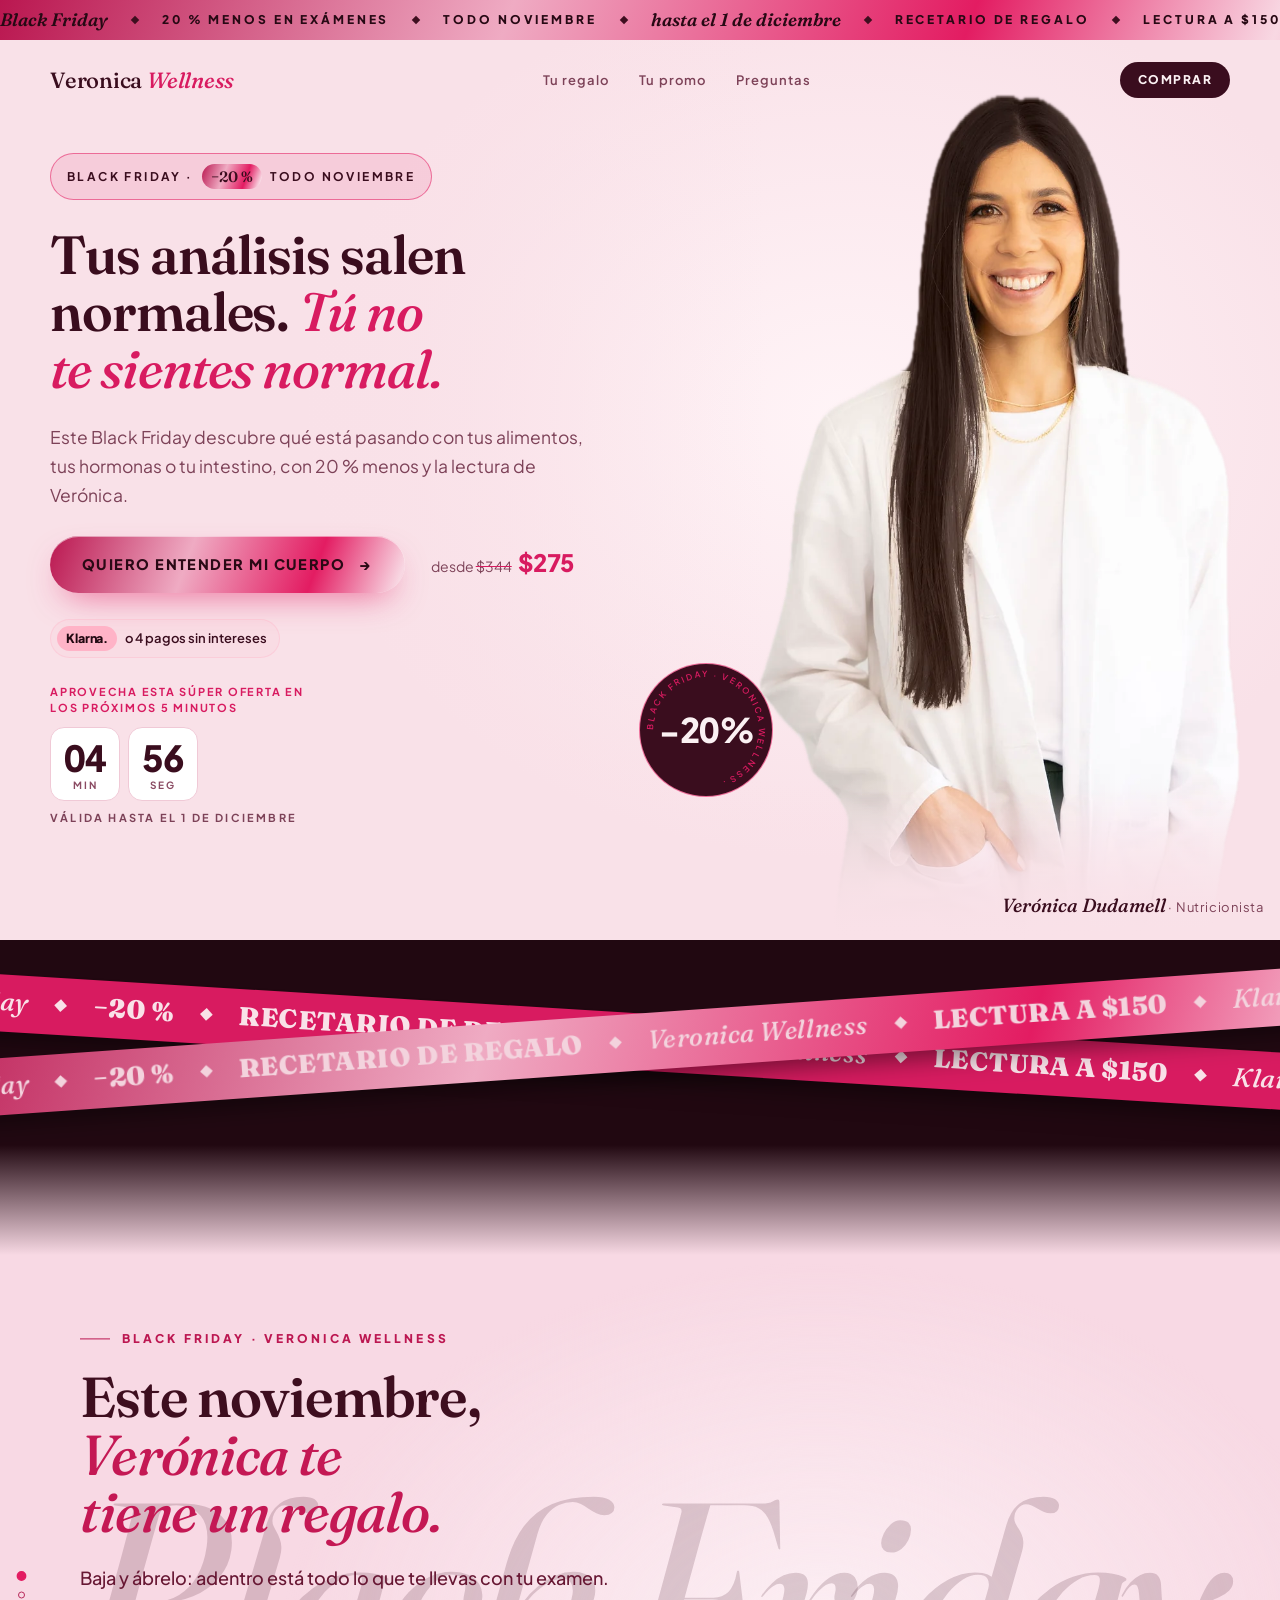
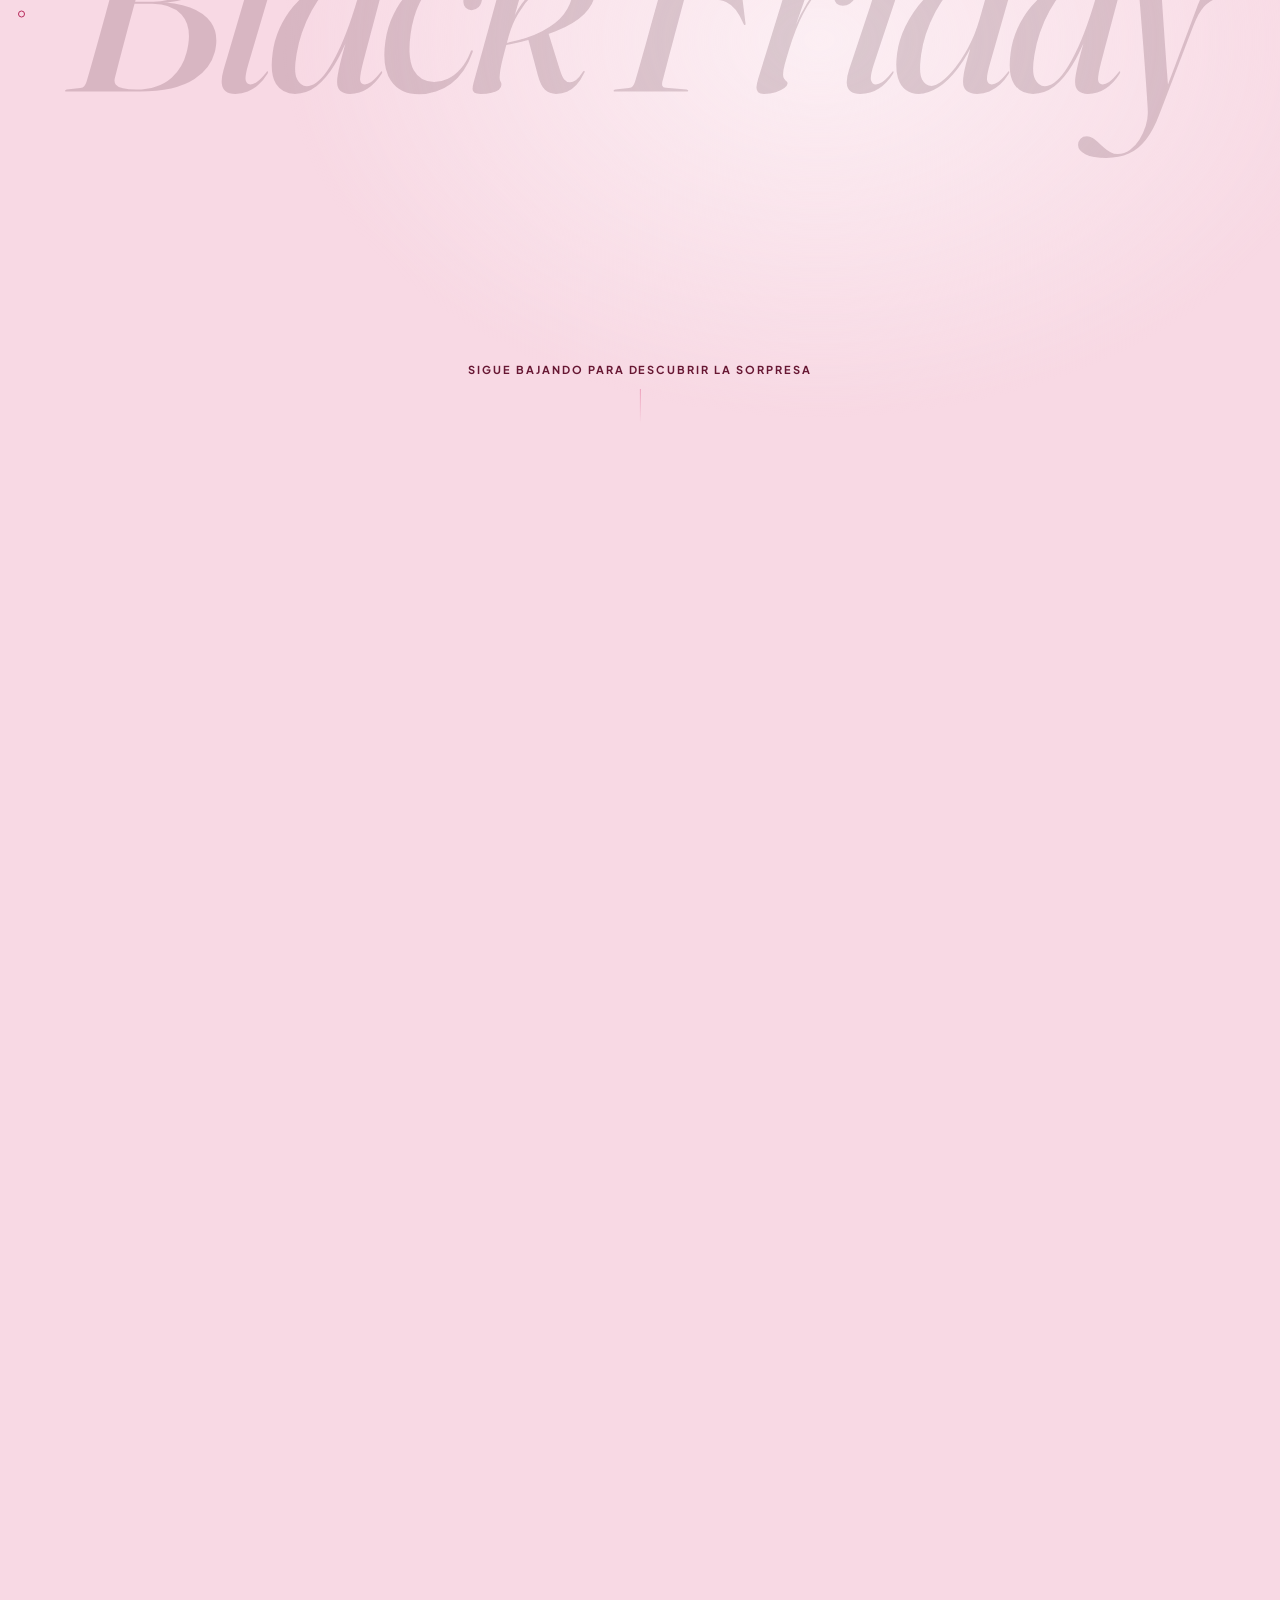
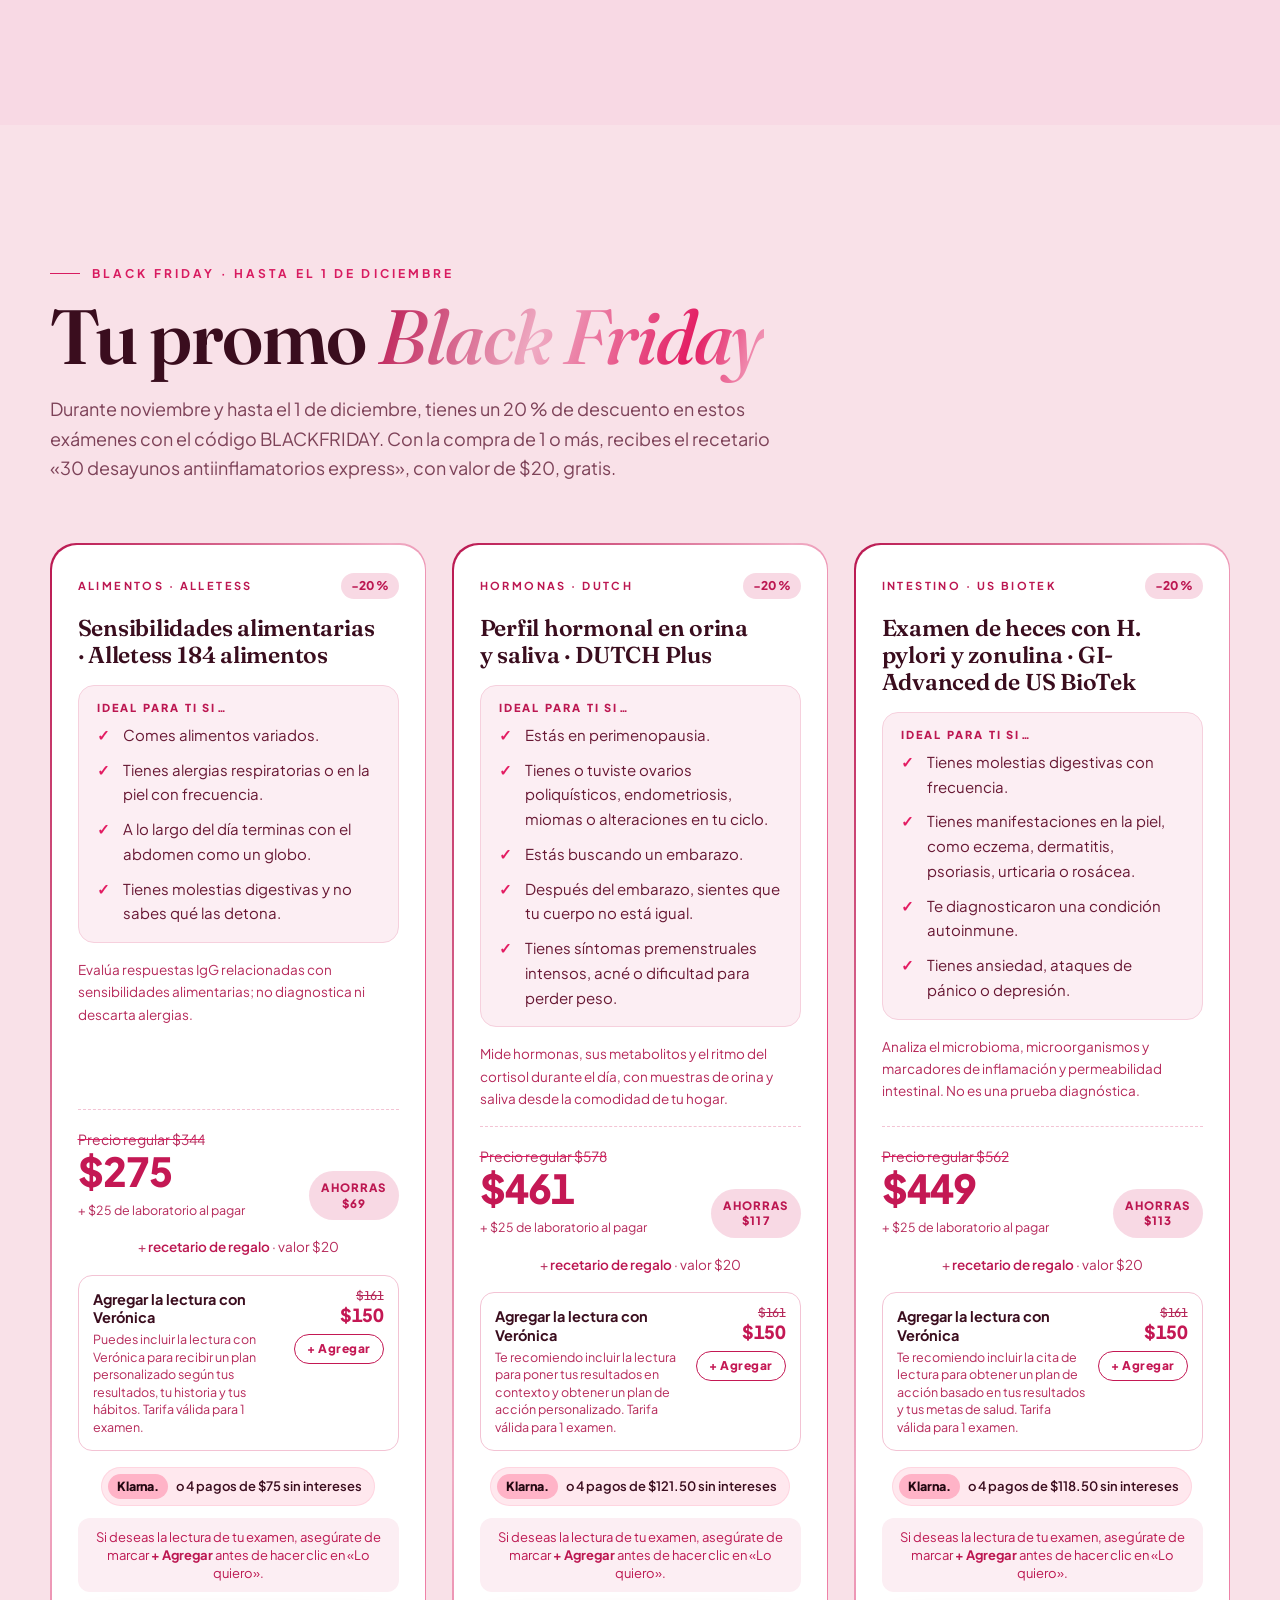
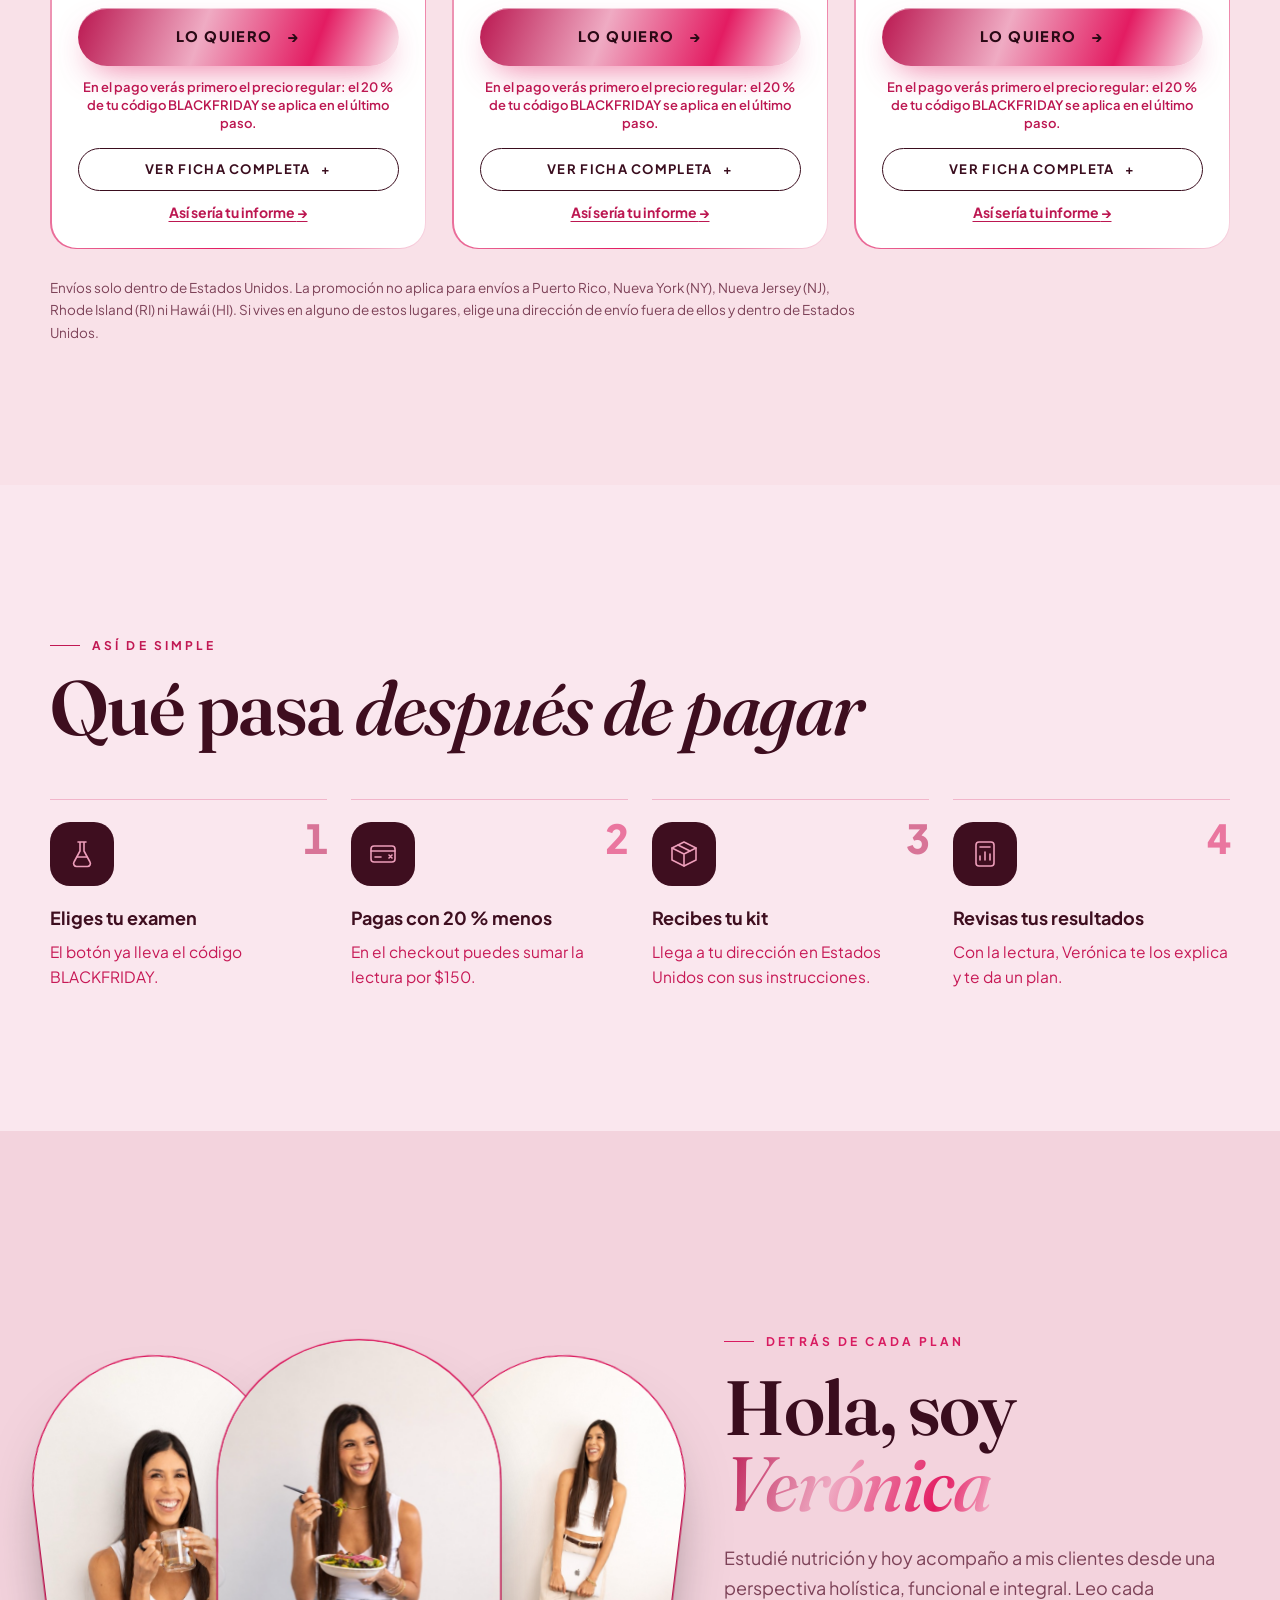
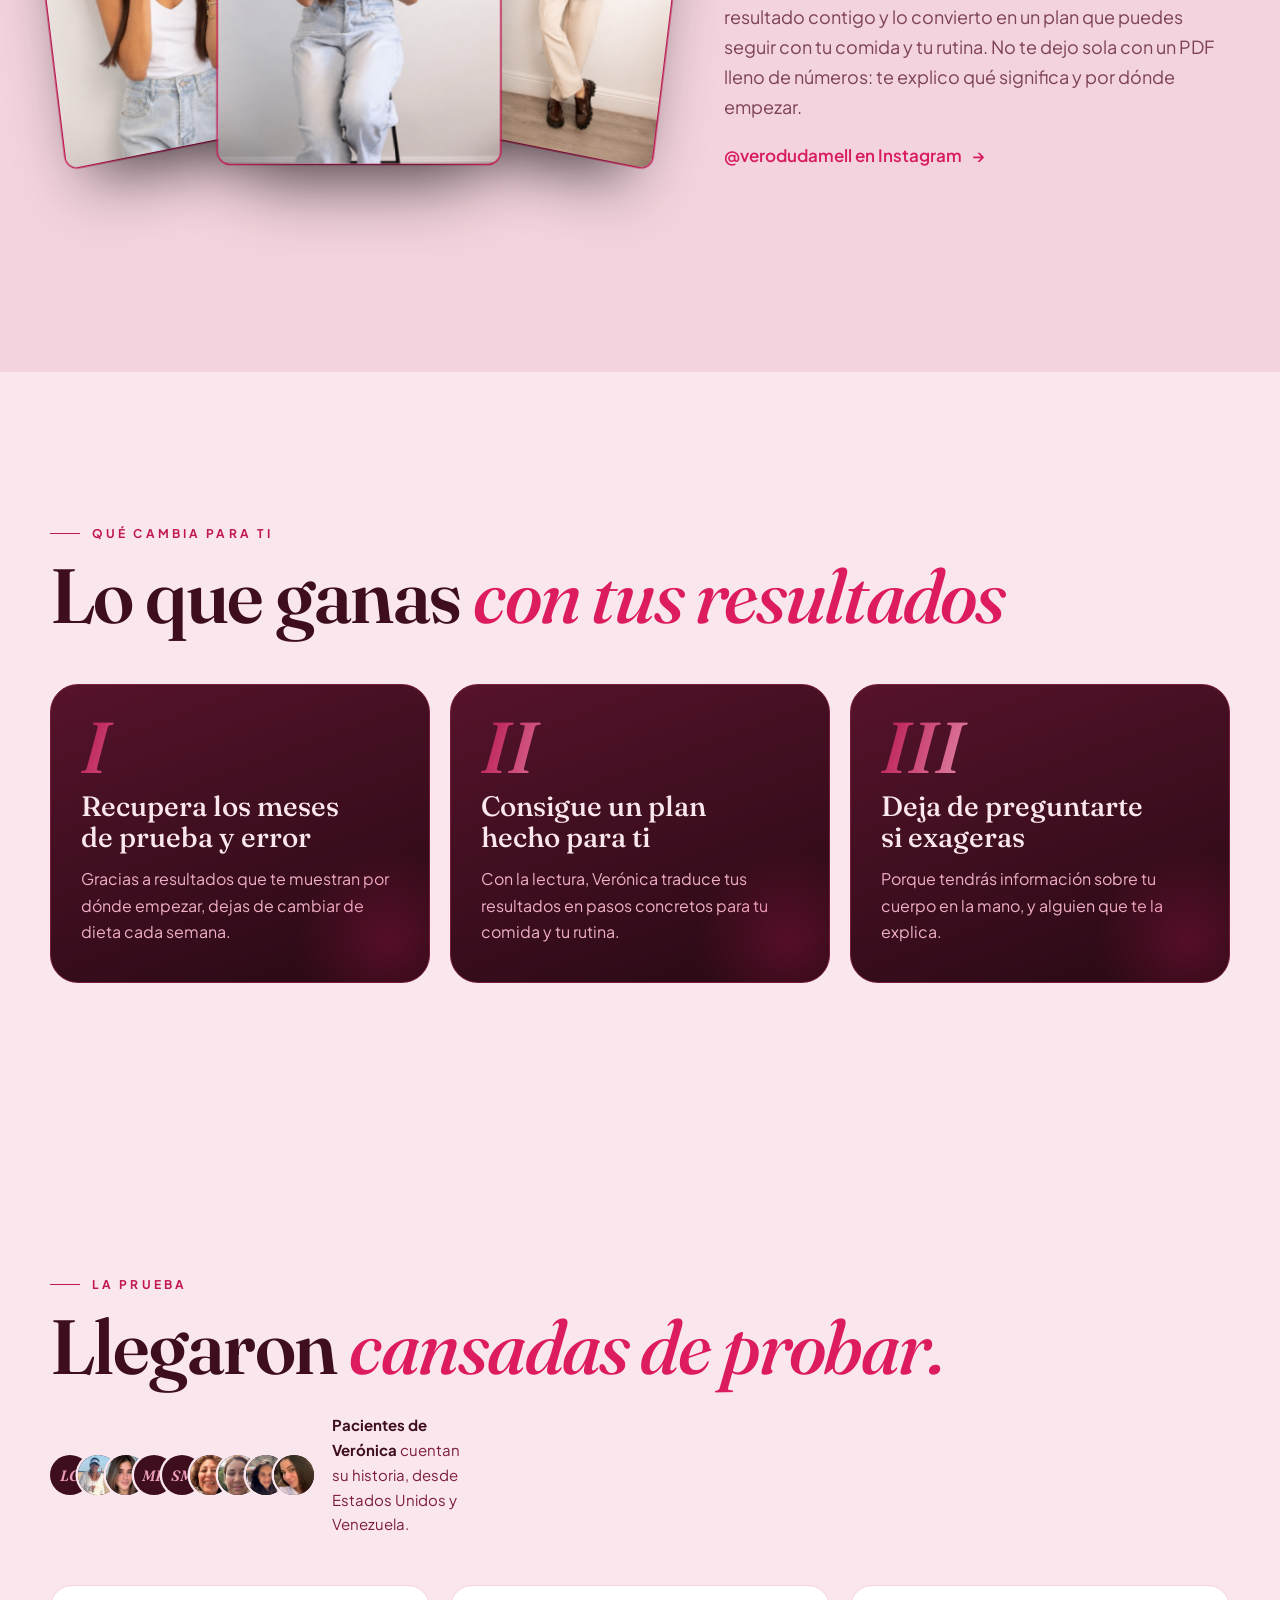
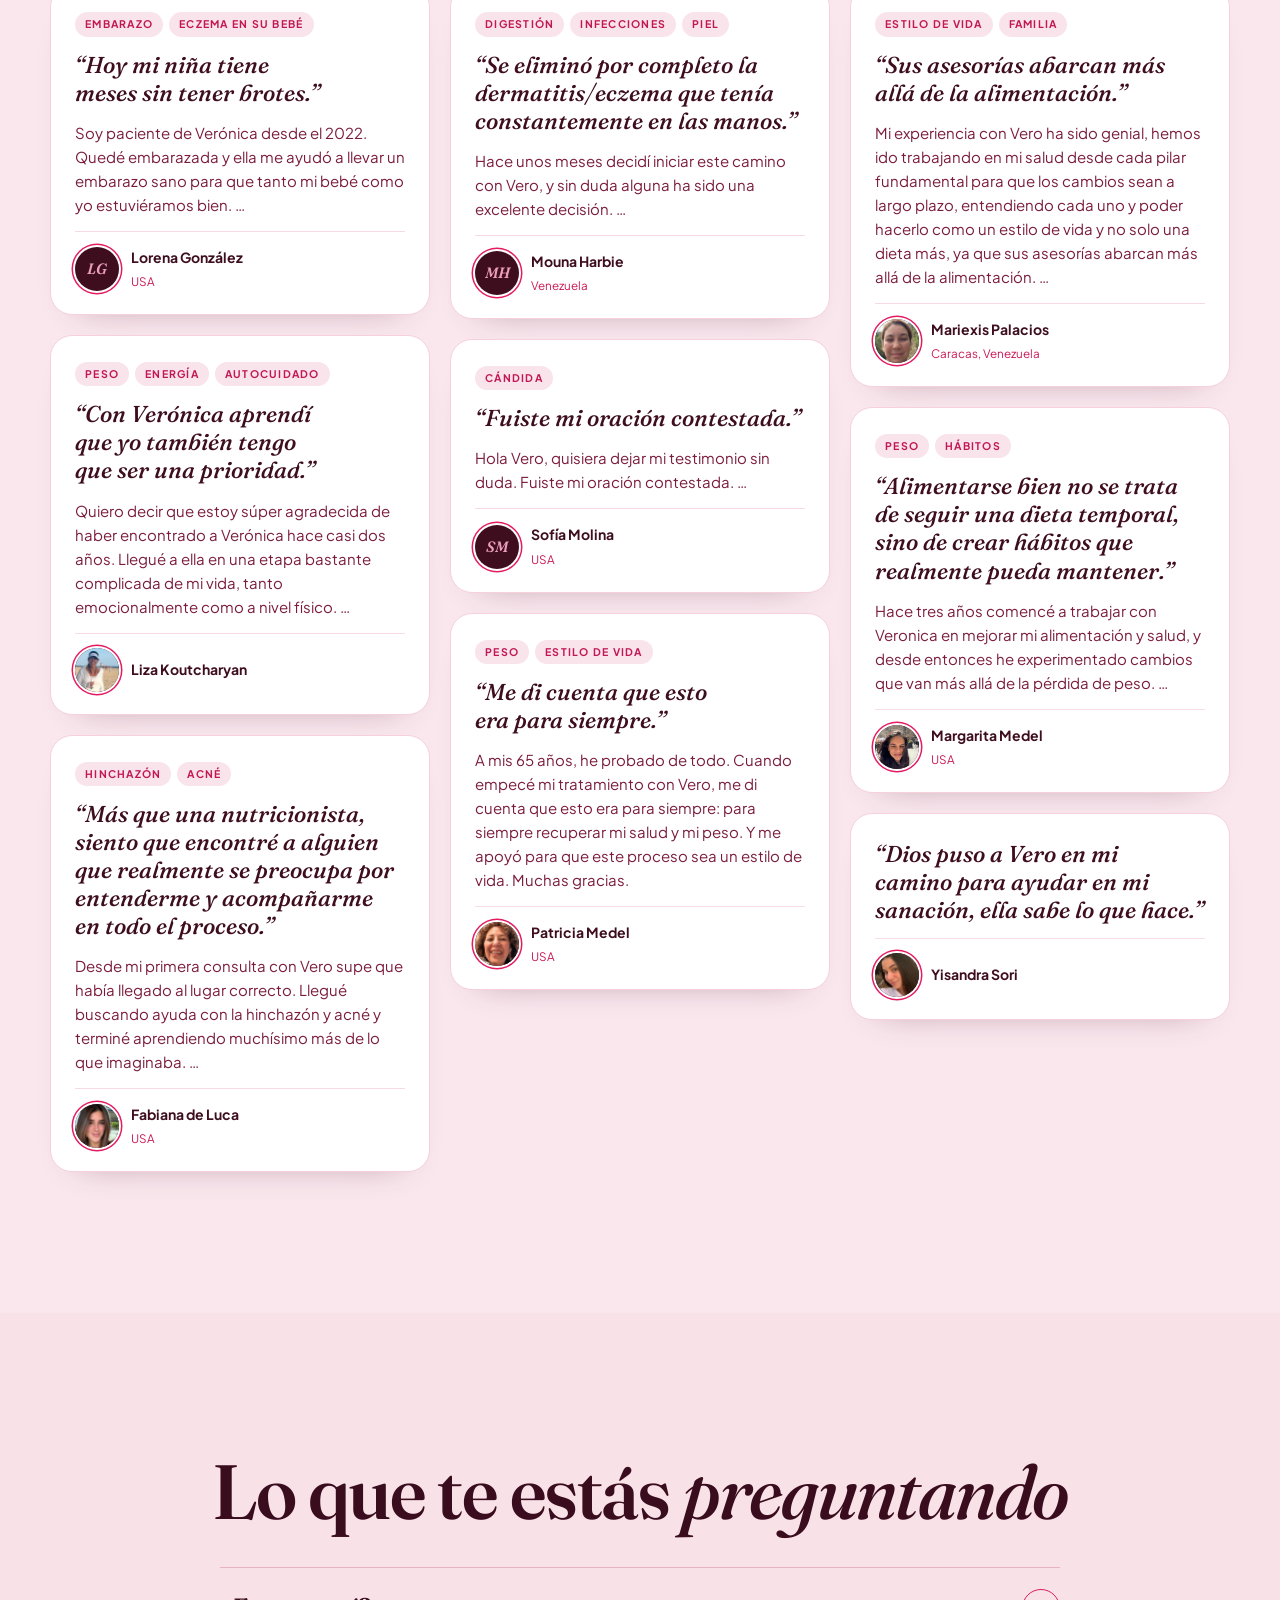
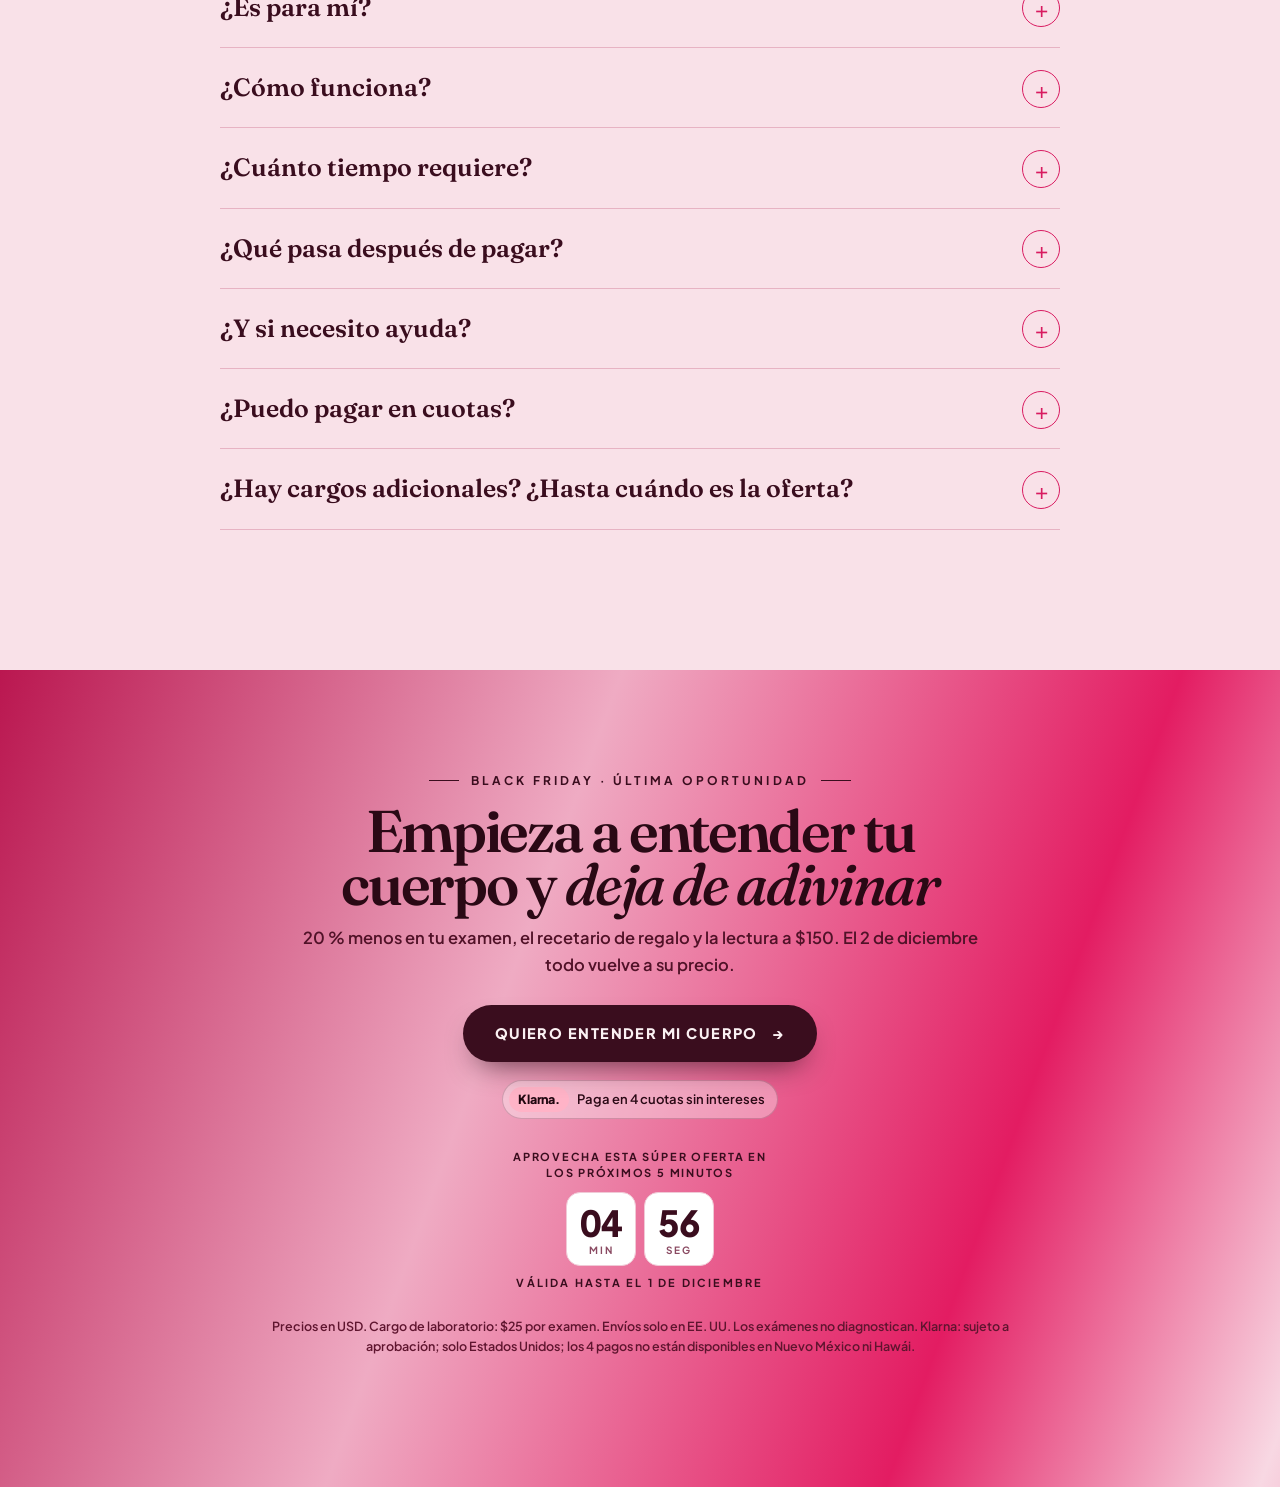
<file: rosa.html>
<!doctype html>
<html lang="es">
<head>
<meta charset="utf-8">
<meta name="viewport" content="width=device-width, initial-scale=1, viewport-fit=cover">
<meta name="robots" content="noindex, nofollow">
<title>Black Friday · Veronica Wellness</title>
<meta name="claude:viewport-fit-sides" content="cover">
<link rel="preconnect" href="https://fonts.googleapis.com">
<link rel="preconnect" href="https://fonts.gstatic.com" crossorigin>
<link rel="stylesheet" href="https://fonts.googleapis.com/css2?family=Fraunces:ital,opsz,wght,WONK@0,9..144,400..800,0..1;1,9..144,400..700,0..1&family=Plus+Jakarta+Sans:wght@400;500;600;700;800&display=swap">
<style>
  /* Layout: a wine-and-gold-foil invitation. A giant foil "−20%" stands behind Verónica; the tests
     are gift cards that tilt and catch the light; blush pages are where you read about yourself;
     the last call is pure foil. Single look on purpose (Black Friday), every color explicit. */
  :root {
    --wine: #3e0e1f;
    --wine-2: #511228;
    --wine-deep: #270914;
    --line: #791b3c;
    --blush: #e31c62;
    --blush-soft: #fae4ec;
    --cream: #fae7ee;
    --muted: #f0afc6;
    --gold: #ed9eba;
    --foil: linear-gradient(110deg, #ba1750 0%, #efabc3 20%, #e31c62 38%, #f8d8e3 50%, #dc1b5f 64%, #eb95b3 80%, #b6164e 100%);
    --display: 'Fraunces', Georgia, 'Times New Roman', serif;
    --sans: 'Plus Jakarta Sans', -apple-system, 'Segoe UI', sans-serif;
    --ease: cubic-bezier(.2, .7, .1, 1);
    color-scheme: dark;
  }
  * { box-sizing: border-box; }
  html { scroll-behavior: smooth; }
  body { margin: 0; background: var(--wine); color: var(--cream); font: 17px/1.65 var(--sans); -webkit-font-smoothing: antialiased; overflow-x: clip; }
  .gut { padding-left: max(16px, env(safe-area-inset-left, 0px)); padding-right: max(16px, env(safe-area-inset-right, 0px)); }
  .wrap { max-width: 1180px; margin: 0 auto; }
  h1, h2, h3 { margin: 0; text-wrap: balance; font-weight: 400; }
  p { margin: 0; }
  a { color: inherit; }
  .sec { padding-block: clamp(84px, 11vw, 150px); position: relative; }
  .eyebrow { display: inline-flex; align-items: center; gap: 12px; font: 700 12px/1.3 var(--sans); letter-spacing: .26em; text-transform: uppercase; color: var(--gold); }
  .eyebrow::before { content: ''; width: 30px; height: 1px; background: currentColor; }
  .h2 { font: 500 clamp(40px, 6vw, 78px)/1 var(--display); letter-spacing: -.02em; }
  .h2 em { font-style: italic; font-weight: 400; }
  .lead { color: var(--muted); font-size: 18px; max-width: 58ch; }
  .foil { background: var(--foil); background-size: 220% 100%; -webkit-background-clip: text; background-clip: text; -webkit-text-fill-color: transparent; color: transparent; animation: shine 6s ease-in-out infinite alternate; }
  @keyframes shine { from { background-position: 0% 0; } to { background-position: 100% 0; } }

  .btn { position: relative; overflow: hidden; display: inline-flex; align-items: center; justify-content: center; gap: 14px;
    background: var(--foil); background-size: 200% 100%; color: var(--wine-deep); text-decoration: none; border: 0; cursor: pointer;
    font: 800 14.5px/1.2 var(--sans); letter-spacing: .1em; text-transform: uppercase; padding: 20px 32px; border-radius: 999px;
    box-shadow: 0 14px 34px -14px rgb(227 28 98 / .7), inset 0 1px 0 rgb(255 255 255 / .5); transition: transform .4s var(--ease), background-position .9s var(--ease); }
  .btn:hover { transform: translateY(-2px); background-position: 100% 0; }
  .btn .arr { transition: transform .4s var(--ease); }
  .btn:hover .arr { transform: translateX(5px); }
  .btn.wine { background: var(--wine); color: var(--cream); box-shadow: 0 14px 30px -14px rgb(39 9 20 / .8); }
  .btn.wine:hover { background: var(--wine-2); }
  .btn:focus-visible, a:focus-visible, summary:focus-visible, button:focus-visible, label:focus-within { outline: 2px solid var(--blush); outline-offset: 4px; }

  /* ── foil ribbon ── */
  .ribbon { background: var(--foil); background-size: 200% 100%; animation: shine 8s ease-in-out infinite alternate; overflow: hidden; white-space: nowrap; color: var(--wine-deep); }
  .ribbon-track { display: inline-flex; padding: 11px 0; animation: run 45s linear infinite; }
  .ribbon-track span { display: inline-flex; align-items: center; gap: 24px; padding-right: 24px; font: 800 12px/1 var(--sans); letter-spacing: .24em; text-transform: uppercase; }
  .ribbon-track em { font: italic 600 18px/1 var(--display); letter-spacing: 0; text-transform: none; }
  .ribbon-track i { width: 6px; height: 6px; transform: rotate(45deg); background: var(--wine); }
  @keyframes run { to { transform: translateX(-50%); } }

  /* ── hero ── */
  .hero { position: relative; overflow: hidden; isolation: isolate; padding-block: clamp(40px, 6vw, 70px) 0;
    background: radial-gradient(70% 60% at 75% 55%, #6e1937 0%, transparent 70%), var(--wine); }
  .hero-grid { display: grid; gap: 20px; align-items: end; }
  @media (min-width: 980px) { .hero-grid { grid-template-columns: 1fr 1fr; gap: 40px; } }
  .hero-copy { display: grid; gap: 26px; min-width: 0; padding-bottom: clamp(40px, 6vw, 90px); }
  .bf { font: 800 clamp(15px, 1.6vw, 18px)/1 var(--sans); letter-spacing: .5em; text-transform: uppercase; display: flex; gap: .5em; flex-wrap: wrap; }
  .bf span { display: inline-block; overflow: hidden; }
  .bf i { display: inline-block; font-style: normal; animation: rise 1s var(--ease) both; animation-delay: calc(var(--k) * 40ms + 100ms); }
  @keyframes rise { from { transform: translateY(110%); } }
  .hook { font: 500 clamp(40px, 5.4vw, 72px)/1.02 var(--display); letter-spacing: -.02em; animation: fade 1.2s var(--ease) .5s both; }
  .hook em { font-style: italic; font-weight: 400; color: var(--blush); }
  .hook .no { position: relative; display: inline-block; }
  .hook .no::after { content: ''; position: absolute; left: -8%; right: -8%; top: 55%; height: 3px; background: var(--gold); transform: scaleX(0); transform-origin: left; animation: strike .8s var(--ease) 1.7s forwards; }
  @keyframes strike { to { transform: scaleX(1) rotate(-6deg); } }
  @keyframes fade { from { opacity: 0; transform: translateY(18px); } }
  .hero-sub { color: var(--muted); font-size: 18px; max-width: 48ch; animation: fade 1.2s var(--ease) .7s both; }
  .hero-sub strong { color: var(--cream); font-weight: 600; }
  .act { display: flex; flex-wrap: wrap; gap: 16px 26px; align-items: center; animation: fade 1.2s var(--ease) .9s both; }
  .from { font-size: 14px; color: var(--muted); }
  .from s { text-decoration-color: var(--blush); }
  .from b { font: italic 600 28px/1 var(--display); color: var(--gold); margin-left: 4px; }

  .clock { display: grid; gap: 10px; animation: fade 1.2s var(--ease) 1.1s both; }
  .clock-lbl { font: 700 11px/1 var(--sans); letter-spacing: .26em; text-transform: uppercase; color: var(--muted); }
  .clock-cells { display: flex; gap: 8px; flex-wrap: wrap; font-variant-numeric: tabular-nums; }
  .clock-cells span { display: grid; justify-items: center; gap: 4px; min-width: 70px; padding: 12px 8px 10px; border-radius: 14px; background: rgb(39 9 20 / .55); border: 1px solid var(--line); font: 700 10px/1 var(--sans); letter-spacing: .2em; text-transform: uppercase; color: var(--muted); }
  .clock-cells b { font: 500 36px/1 var(--display); color: var(--cream); }

  /* the stage: giant foil −20% behind Verónica */
  .stage { position: relative; min-width: 0; height: clamp(440px, 52vw, 680px); display: grid; place-items: end center; }
  .big20 { position: absolute; inset: 0 -10% auto; top: 4%; text-align: center; font: 900 clamp(190px, 27vw, 400px)/.8 var(--display); letter-spacing: -.06em; pointer-events: none; user-select: none; animation: shine 6s ease-in-out infinite alternate, grow 1.6s var(--ease) .2s both; white-space: nowrap; }
  .big20 small { font-size: .42em; vertical-align: .9em; letter-spacing: 0; }
  @keyframes grow { from { opacity: 0; transform: scale(.86); filter: blur(10px); } }
  .stage img { position: relative; height: 100%; width: auto; max-width: 100%; object-fit: contain; object-position: bottom; animation: lift 1.8s var(--ease) .5s both; filter: drop-shadow(0 30px 40px rgb(21 5 10 / .6)); }
  @keyframes lift { from { opacity: 0; transform: translateY(40px); } }
  .tag { position: absolute; z-index: 2; right: 0; bottom: 14%; background: var(--cream); color: var(--wine); border-radius: 14px; padding: 12px 16px; box-shadow: 0 20px 40px -20px rgb(0 0 0 / .6); transform: rotate(4deg); animation: fade 1s var(--ease) 1.4s both; }
  .tag b { display: block; font: italic 600 20px/1.1 var(--display); }
  .tag span { font: 600 12px/1.3 var(--sans); letter-spacing: .06em; color: #932149; }
  @media (max-width: 979px) { .stage { order: -1; height: clamp(380px, 100vw, 520px); } .hero-copy { padding-bottom: 72px; } }

  /* ── read about yourself ── */
  .read { background: var(--blush-soft); color: var(--wine); }
  .read .eyebrow { color: #c11853; }
  .read .h2 { margin-top: 16px; max-width: 16ch; }
  .read .h2 em { color: #dd1b5f; }
  .sx { margin-top: 52px; display: grid; gap: 18px; }
  @media (min-width: 640px) { .sx { grid-template-columns: repeat(2, 1fr); } }
  @media (min-width: 980px) { .sx { grid-template-columns: repeat(3, 1fr); } }
  .sx article { position: relative; overflow: hidden; background: #ffffff; border-radius: 26px; padding: 30px 28px 32px; display: grid; gap: 22px; align-content: start; min-width: 0;
    box-shadow: 0 1px 0 #f6cddb, 0 24px 44px -32px rgb(62 14 31 / .45); transition: transform .5s var(--ease), box-shadow .5s var(--ease); }
  .sx article:hover { transform: translateY(-6px); box-shadow: 0 1px 0 #f6cddb, 0 36px 60px -30px rgb(62 14 31 / .5); }
  .sx .ic { width: 64px; height: 64px; border-radius: 20px; background: var(--wine); display: grid; place-items: center; transition: background .5s var(--ease), transform .5s var(--ease); }
  .sx .ic svg { width: 32px; height: 32px; fill: none; stroke: var(--gold); stroke-width: 1.6; stroke-linecap: round; stroke-linejoin: round; }
  .sx .ic svg * { stroke-dasharray: 120; stroke-dashoffset: 0; }
  .sx article:hover .ic { background: var(--foil); background-size: 200% 100%; transform: rotate(-6deg); }
  .sx article:hover .ic svg { stroke: var(--wine); }
  .sx article:hover .ic svg * { animation: draw 1.1s var(--ease); }
  @keyframes draw { from { stroke-dashoffset: 120; } }
  .sx p { font: 500 clamp(24px, 2.3vw, 29px)/1.18 var(--display); letter-spacing: -.01em; color: var(--wine); }
  .sx p em { font-style: italic; font-weight: 400; color: #dd1b5f; }
  .sx .n { position: absolute; top: 22px; right: 26px; font: italic 500 15px/1 var(--display); color: #eb94b3; }
  .sx article.last-card { background: var(--wine); box-shadow: 0 0 0 1.5px var(--gold), 0 30px 60px -30px rgb(39 9 20 / .7); }
  .sx article.last-card p { color: var(--cream); font-style: italic; }
  .sx article.last-card .ic { background: var(--foil); background-size: 200% 100%; }
  .sx article.last-card .ic svg { stroke: var(--wine); }
  .sx article.last-card .n { color: var(--gold); }
  .turn { margin-top: clamp(70px, 9vw, 120px); display: grid; gap: 24px; padding: clamp(32px, 5vw, 64px); border-radius: 32px; background: var(--wine); color: var(--cream); position: relative; overflow: hidden; }
  @media (min-width: 900px) { .turn { grid-template-columns: 1fr 1fr; align-items: center; gap: 60px; } }
  .turn h3 { font: italic 500 clamp(56px, 8vw, 116px)/.92 var(--display); letter-spacing: -.035em; }
  .turn p { font-size: 19px; color: var(--muted); max-width: 44ch; }
  .turn p strong { color: var(--cream); font-weight: 600; }
  .costs { display: grid; gap: 14px; margin-top: 18px; }
  @media (min-width: 860px) { .costs { grid-template-columns: repeat(3, 1fr); } }
  .costs div { padding: 26px; border-radius: 22px; background: #ffffff; display: grid; gap: 8px; align-content: start; }
  .costs b { font: 600 22px/1.15 var(--display); }
  .costs span { color: #c71956; font-size: 15px; }

  /* ── gift cards ── */
  .tests-head { display: grid; gap: 18px; margin-bottom: 60px; }
  .cards { display: grid; gap: 26px; perspective: 1200px; }
  @media (min-width: 980px) { .cards { grid-template-columns: repeat(3, 1fr); } }
  .gc { --rx: 0deg; --ry: 0deg; --gx: 50%; --gy: 0%; position: relative; border-radius: 26px; padding: 1.5px; background: var(--foil); background-size: 200% 200%;
    transform: rotateX(var(--rx)) rotateY(var(--ry)); transform-style: preserve-3d; transition: transform .5s var(--ease); min-width: 0; }
  .gc-in { position: relative; overflow: hidden; height: 100%; border-radius: 25px; padding: 28px 26px 26px; display: flex; flex-direction: column; gap: 18px;
    background: radial-gradient(120% 70% at 100% 0%, #601630 0%, var(--wine-deep) 70%); }
  .gc-in::after { content: ''; position: absolute; inset: 0; pointer-events: none; opacity: 0; transition: opacity .4s; mix-blend-mode: soft-light;
    background: radial-gradient(360px circle at var(--gx) var(--gy), rgb(248 216 227 / .55), transparent 55%); }
  .gc:hover .gc-in::after { opacity: 1; }
  .gc-top { display: flex; justify-content: space-between; align-items: center; gap: 10px; }
  .chip { width: 42px; height: 32px; border-radius: 7px; background: var(--foil); background-size: 200% 100%; position: relative; }
  .chip::after { content: ''; position: absolute; inset: 7px 9px; border: 1px solid rgb(62 14 31 / .35); border-radius: 3px; }
  .gc .lab { font: 700 11px/1 var(--sans); letter-spacing: .22em; text-transform: uppercase; color: var(--muted); }
  .gc .q { font: italic 500 31px/1.06 var(--display); letter-spacing: -.01em; }
  .gc h3 { font: 800 13px/1.3 var(--sans); letter-spacing: .16em; text-transform: uppercase; color: var(--gold); }
  .gc ul { list-style: none; padding: 0; margin: 0; display: grid; gap: 10px; font-size: 15.5px; color: #f6d1de; }
  .gc li { display: grid; grid-template-columns: 16px 1fr; gap: 10px; }
  .gc li::before { content: ''; width: 6px; height: 6px; margin-top: 10px; transform: rotate(45deg); background: var(--blush); }
  .gc .note { font-size: 14px; color: var(--muted); }
  .price { margin-top: auto; padding-top: 18px; border-top: 1px dashed var(--line); display: flex; justify-content: space-between; align-items: end; gap: 12px; font-variant-numeric: tabular-nums; }
  .price s { display: block; color: var(--muted); font-size: 14px; text-decoration-color: var(--blush); }
  .price strong { font: 600 54px/1 var(--display); letter-spacing: -.03em; }
  .price .save { font: 800 11.5px/1.35 var(--sans); letter-spacing: .1em; text-transform: uppercase; color: var(--wine); background: var(--blush); padding: 9px 12px; border-radius: 999px; text-align: center; }
  .gc .btn { width: 100%; }
  .gc .gift { text-align: center; font-size: 13.5px; color: var(--muted); }
  .gc .gift b { color: var(--gold); font-weight: 600; }

  /* ── offer ── */
  .offer { background: var(--wine-deep); }
  .offer-grid { display: grid; gap: 50px; }
  @media (min-width: 980px) { .offer-grid { grid-template-columns: .85fr 1.15fr; align-items: center; } }
  .tabs { display: inline-flex; flex-wrap: wrap; gap: 4px; padding: 5px; border-radius: 999px; border: 1px solid var(--line); margin-bottom: 22px; max-width: 100%; }
  .tabs button { font: 700 13px/1 var(--sans); letter-spacing: .04em; padding: 12px 16px; border-radius: 999px; border: 0; background: transparent; color: var(--muted); cursor: pointer; transition: background .4s var(--ease), color .3s; }
  .tabs button[aria-pressed="true"] { background: var(--blush); color: var(--wine); }
  .receipt { position: relative; background: var(--cream); color: var(--wine); border-radius: 26px; padding: clamp(24px, 3.6vw, 38px); font-variant-numeric: tabular-nums; box-shadow: 0 0 0 1.5px #e31c62, 0 50px 90px -40px rgb(0 0 0 / .8); }
  .receipt::before { content: 'BF'; position: absolute; top: -26px; right: 26px; width: 58px; height: 58px; border-radius: 50%; background: var(--foil); display: grid; place-items: center; font: italic 700 20px/1 var(--display); color: var(--wine-deep); box-shadow: 0 10px 20px -8px rgb(0 0 0 / .5); }
  .r-head { display: flex; justify-content: space-between; align-items: baseline; gap: 12px; flex-wrap: wrap; padding-bottom: 16px; border-bottom: 1px solid #f3c3d4; }
  .r-head b { font: italic 600 28px/1 var(--display); }
  .r-head span { font: 800 11px/1 var(--sans); letter-spacing: .22em; text-transform: uppercase; color: #c11853; }
  .line { display: grid; grid-template-columns: 1fr auto; gap: 4px 18px; padding: 18px 0; border-bottom: 1px dashed #f1b6cb; align-items: start; }
  .line b { font-weight: 700; font-size: 16px; }
  .line small { display: block; color: #c71956; font-size: 13.5px; }
  .line .amt { text-align: right; white-space: nowrap; }
  .line .amt s { display: block; color: #e31c62; font-size: 13.5px; }
  .line .amt strong { font: 600 26px/1 var(--display); }
  .line .free { color: #bd1751; font-style: italic; }
  .line label { display: flex; gap: 12px; align-items: flex-start; cursor: pointer; }
  .line input { width: 20px; height: 20px; margin: 3px 0 0; accent-color: var(--wine); flex: none; }
  .tot { display: grid; gap: 10px; padding-top: 20px; }
  .tot > div { display: flex; justify-content: space-between; gap: 16px; align-items: baseline; }
  .tot .worth { color: #c71956; font-size: 15px; }
  .tot .pay span { font: 800 12px/1 var(--sans); letter-spacing: .22em; text-transform: uppercase; }
  .tot .pay strong { font: 600 clamp(50px, 6.6vw, 70px)/1 var(--display); letter-spacing: -.03em; }
  .tot .saved { background: var(--wine); color: var(--blush); border-radius: 14px; padding: 14px 18px; font-weight: 700; font-size: 15px; }
  .tot .saved b { font: italic 600 24px/1 var(--display); color: var(--gold); }
  .receipt .btn { width: 100%; margin-top: 22px; }
  .fee { margin-top: 14px; font-size: 13px; color: #c71956; text-align: center; }
  .bonus-shot { display: grid; grid-template-columns: 116px 1fr; gap: 24px; align-items: center; margin-top: 34px; padding: 22px; border-radius: 22px; background: rgb(242 184 204 / .08); border: 1px solid var(--line); }
  .bonus-shot img { width: 116px; border-radius: 4px; transform: rotate(-6deg); box-shadow: 10px 10px 0 var(--gold); transition: transform .6s var(--ease); }
  .bonus-shot:hover img { transform: rotate(0) scale(1.04); }
  .bonus-shot p { color: var(--muted); font-size: 15px; }
  .bonus-shot b { color: var(--cream); display: block; font: italic 600 22px/1.15 var(--display); margin-bottom: 6px; }

  /* ── with Verónica ── */
  .with { background: var(--blush); color: var(--wine); }
  .with .eyebrow { color: var(--wine); }
  .with .lead { color: #7c1c3e; }
  .with-grid { display: grid; gap: 56px; }
  @media (min-width: 900px) { .with-grid { grid-template-columns: 1fr 1fr; align-items: center; } }
  .report { position: relative; background: #ffffff; border-radius: 16px; padding: 26px; font: 500 14px/1.4 var(--sans); display: grid; gap: 2px; max-width: 470px; box-shadow: 0 40px 70px -35px rgb(62 14 31 / .55); transform: rotate(-3deg); }
  .report .hd { font: 800 10.5px/1 var(--sans); letter-spacing: .2em; text-transform: uppercase; color: #c71956; margin-bottom: 10px; }
  .report .row { display: grid; grid-template-columns: 1fr 56px 38px; gap: 10px; padding: 9px 0; border-bottom: 1px solid #f8dae5; font-variant-numeric: tabular-nums; }
  .report .row span:last-child { font-weight: 800; color: #d11a5a; text-align: right; }
  .report .row.ok span:last-child { color: #4f7a52; }
  .report .ask { position: absolute; right: -14px; bottom: -28px; background: var(--wine); color: var(--cream); font: italic 500 22px/1.1 var(--display); padding: 15px 20px; border-radius: 20px 20px 4px 20px; transform: rotate(4deg); }
  .gets { list-style: none; padding: 0; margin: 28px 0 0; display: grid; gap: 16px; }
  .gets li { display: grid; grid-template-columns: 40px 1fr; gap: 14px; align-items: center; font-size: 17px; font-weight: 500; }
  .gets li span { width: 40px; height: 40px; border-radius: 50%; background: var(--wine); color: var(--gold); display: grid; place-items: center; font: italic 600 18px/1 var(--display); }

  /* ── proof ── */
  .quotes { display: grid; gap: 18px; margin-top: 52px; }
  @media (min-width: 820px) { .quotes { grid-template-columns: 1fr 1fr; } }
  .quote { padding: 32px; border-radius: 26px; background: var(--wine-2); border: 1px solid var(--line); display: grid; gap: 22px; align-content: space-between; min-width: 0; }
  .quote p { font: italic 400 clamp(25px, 2.7vw, 33px)/1.18 var(--display); }
  .quote p::before { content: '“'; display: block; font: 700 70px/.6 var(--display); color: var(--gold); margin-bottom: 10px; font-style: normal; }
  .who { display: flex; gap: 14px; align-items: center; font-size: 14px; }
  .who i { width: 42px; height: 42px; border-radius: 50%; background: var(--blush); color: var(--wine); display: grid; place-items: center; font: 800 13px/1 var(--sans); font-style: normal; flex: none; letter-spacing: .04em; }
  .who small { display: block; color: var(--muted); }

  /* ── steps ── */
  .steps { list-style: none; padding: 0; margin: 52px 0 0; display: grid; gap: 28px; counter-reset: s; }
  @media (min-width: 900px) { .steps { grid-template-columns: repeat(4, 1fr); gap: 24px; } }
  .steps li { counter-increment: s; display: grid; gap: 10px; align-content: start; position: relative; padding-top: 22px; border-top: 1px solid var(--line); }
  .steps li::before { content: counter(s); font: 600 64px/.8 var(--display); }
  .steps li:nth-child(odd)::before { color: var(--gold); }
  .steps li:nth-child(even)::before { color: var(--blush); }
  .steps h3 { font: 700 18px/1.3 var(--sans); }
  .steps p { color: var(--muted); font-size: 15.5px; }

  /* ── before / after ── */
  .vs { display: grid; gap: 18px; margin-top: 50px; }
  @media (min-width: 820px) { .vs { grid-template-columns: 1fr 1fr; } }
  .col { border-radius: 26px; padding: 34px; display: grid; gap: 16px; align-content: start; min-width: 0; }
  .col h3 { font: italic 500 34px/1.05 var(--display); }
  .col ul { list-style: none; padding: 0; margin: 0; display: grid; gap: 12px; }
  .col li { display: grid; grid-template-columns: 22px 1fr; gap: 10px; }
  .col.bad { border: 1px dashed var(--line); color: var(--muted); }
  .col.bad li::before { content: '—'; color: #e31c62; }
  .col.good { background: var(--cream); color: var(--wine); box-shadow: 0 0 0 1.5px var(--gold); }
  .col.good li::before { content: '✓'; color: #bd1751; font-weight: 800; }

  /* ── faq ── */
  .faq-list { margin-top: 36px; border-top: 1px solid var(--line); max-width: 840px; }
  details { border-bottom: 1px solid var(--line); }
  summary { list-style: none; cursor: pointer; padding: 24px 52px 24px 0; position: relative; font: 500 clamp(21px, 2.2vw, 25px)/1.25 var(--display); }
  summary::-webkit-details-marker { display: none; }
  summary::after { content: '+'; position: absolute; right: 0; top: 50%; width: 36px; height: 36px; margin-top: -18px; border-radius: 50%; border: 1px solid var(--gold); color: var(--gold); display: grid; place-items: center; font: 400 22px/1 var(--sans); transition: transform .4s var(--ease), background .3s; }
  details[open] summary::after { transform: rotate(45deg); background: var(--gold); color: var(--wine); }
  details p { padding: 0 0 24px; color: var(--muted); max-width: 64ch; }

  /* ── last call: pure foil ── */
  .last { position: relative; overflow: hidden; text-align: center; color: var(--wine-deep); background: var(--foil); background-size: 220% 100%; animation: shine 8s ease-in-out infinite alternate;
    padding-block: clamp(90px, 12vw, 160px) clamp(130px, 13vw, 170px); }
  .last .eyebrow { justify-content: center; color: var(--wine); }
  .last .eyebrow::after { content: ''; width: 30px; height: 1px; background: currentColor; }
  .last h2 { font: 500 clamp(52px, 9vw, 132px)/.9 var(--display); letter-spacing: -.04em; margin: 22px auto; max-width: 12ch; }
  .last h2 em { font-style: italic; font-weight: 400; }
  .last .lead { margin: 0 auto 36px; color: #511228; font-weight: 600; }
  .last .clock { justify-items: center; margin-top: 44px; animation: none; }
  .last .clock-lbl { color: var(--wine); }
  .last .clock-cells span { background: var(--wine); border-color: var(--wine); }
  .last .clock-cells b { color: var(--gold); }
  .fine { font-size: 12.5px; color: #5f152f; margin-top: 40px; font-weight: 600; }

  /* ── dock ── */
  .dock { position: fixed; left: 50%; bottom: calc(14px + env(safe-area-inset-bottom, 0px)); z-index: 20; transform: translateX(-50%);
    width: min(560px, calc(100% - 24px - env(safe-area-inset-left, 0px) - env(safe-area-inset-right, 0px)));
    display: flex; gap: 12px; align-items: center; justify-content: space-between; padding: 8px 8px 8px 22px; border-radius: 999px;
    background: rgb(39 9 20 / .85); backdrop-filter: blur(14px) saturate(1.4); -webkit-backdrop-filter: blur(14px) saturate(1.4); box-shadow: 0 0 0 1px #b6164e, 0 20px 40px -20px rgb(0 0 0 / .8);
    transition: transform .6s var(--ease), opacity .4s; }
  .dock.away { transform: translate(-50%, 140%); opacity: 0; }
  .dock-txt { font: 600 12.5px/1.3 var(--sans); min-width: 0; color: var(--muted); font-variant-numeric: tabular-nums; }
  .dock-txt b { display: block; font: italic 600 18px/1.05 var(--display); color: var(--gold); }
  .dock .btn { padding: 13px 20px; font-size: 12.5px; flex: none; }

  /* ── scroll scene (Enkis style) ── */
  .scene { position: relative; height: 420vh; background: radial-gradient(60% 55% at 64% 55%, #681834 0%, var(--wine) 62%, var(--wine-deep) 100%); }
  .pin { position: sticky; top: 0; height: 100vh; height: 100svh; overflow: hidden; --p: 0; --l: 0; --q: 0; }
  .topnav { position: absolute; top: env(safe-area-inset-top, 0px); left: 0; right: 0; z-index: 6; display: flex; align-items: center; justify-content: space-between; gap: 20px; padding-block: 22px; }
  .topnav .brand { font: 500 22px/1 var(--display); letter-spacing: -.01em; }
  .topnav .brand em { font-style: italic; color: var(--gold); }
  .topnav .links { display: none; gap: 30px; font: 600 13px/1 var(--sans); letter-spacing: .08em; }
  .topnav .links a { text-decoration: none; color: var(--muted); transition: color .3s; }
  .topnav .links a:hover { color: var(--cream); }
  @media (min-width: 860px) { .topnav .links { display: flex; } }
  .pillbtn { text-decoration: none; background: var(--cream); color: var(--wine); font: 800 12px/1 var(--sans); letter-spacing: .12em; text-transform: uppercase; padding: 12px 18px; border-radius: 999px; }
  .bgword { position: absolute; left: 50%; top: 50%; z-index: 0; transform: translate(-50%, -50%) scale(calc(1 + var(--p) * .25)); white-space: nowrap; pointer-events: none;
    font: italic 400 clamp(110px, 21vw, 330px)/1 var(--display); letter-spacing: -.04em; color: #5f152f; opacity: calc(1 - var(--p) * .6); }
  .stage3d { position: absolute; inset: 0; z-index: 2; pointer-events: none; }
  .frames { position: absolute; inset: 0; width: 100%; height: 100%; display: block; }
  .gbox-wrap { position: absolute; left: 64%; top: 58%; transform: translate(-50%, -50%) scale(var(--gs, 1)); perspective: 1500px; width: 300px; height: 300px; display: grid; place-items: center; }
  @media (max-width: 979px) { .gbox-wrap { left: 50%; top: 72%; --gs: .62; } }
  .gbox { --W: 240px; --H: 170px; --D: 240px; position: relative; width: var(--W); height: var(--H); transform-style: preserve-3d;
    transform: rotateX(-20deg) rotateY(calc(-32deg + var(--p) * 140deg)) translateY(calc(var(--q) * 60px)); }
  .gbox > * { position: absolute; left: 0; top: 0; }
  .gf { width: var(--W); height: var(--H); backface-visibility: visible;
    background: linear-gradient(90deg, transparent 44%, #e31c62 44%, #efabc3 50%, #e31c62 56%, transparent 56%), linear-gradient(170deg, #701938, var(--wine) 70%); box-shadow: inset 0 0 40px rgb(0 0 0 / .35); }
  .g-front { transform: translateZ(calc(var(--D) / 2)); }
  .g-back { transform: rotateY(180deg) translateZ(calc(var(--D) / 2)); }
  .g-left, .g-right { width: var(--D); left: calc((var(--W) - var(--D)) / 2); }
  .g-left { transform: rotateY(-90deg) translateZ(calc(var(--W) / 2)); }
  .g-right { transform: rotateY(90deg) translateZ(calc(var(--W) / 2)); }
  .g-bottom { height: var(--D); top: calc(var(--H) - var(--D) / 2); transform: rotateX(90deg); background: #1b060d; box-shadow: none; }
  .g-inside { height: var(--D); top: calc(var(--H) * .35 - var(--D) / 2); transform: rotateX(90deg); background: radial-gradient(circle, #f8d8e3, #e31c62 55%, #b6164e); }
  .glid { --LW: calc(var(--W) + 16px); --LD: calc(var(--D) + 16px); --LH: 44px; left: -8px; top: -8px; width: var(--LW); height: var(--LH); transform-style: preserve-3d;
    transform: translateY(calc(var(--l) * var(--lift, -300px))) translateZ(calc(var(--l) * -40px)) rotateX(calc(var(--l) * 24deg)) rotateZ(calc(var(--l) * -16deg)); }
  .glid > * { position: absolute; left: 0; top: 0; }
  .gl { width: var(--LW); height: var(--LH); background: linear-gradient(90deg, transparent 44%, #e31c62 44%, #efabc3 50%, #e31c62 56%, transparent 56%), linear-gradient(170deg, #811d40, #511228); box-shadow: inset 0 0 20px rgb(0 0 0 / .3); }
  .l-front { transform: translateZ(calc(var(--LD) / 2)); }
  .l-back { transform: rotateY(180deg) translateZ(calc(var(--LD) / 2)); }
  .l-left, .l-right { width: var(--LD); left: calc((var(--LW) - var(--LD)) / 2); }
  .l-left { transform: rotateY(-90deg) translateZ(calc(var(--LW) / 2)); }
  .l-right { transform: rotateY(90deg) translateZ(calc(var(--LW) / 2)); }
  .g-top { height: var(--LD); top: calc(var(--LD) / -2); transform: rotateX(90deg);
    background: linear-gradient(90deg, transparent 44%, #e31c62 44%, #efabc3 50%, #e31c62 56%, transparent 56%), linear-gradient(0deg, transparent 44%, #e31c62 44%, #efabc3 50%, #e31c62 56%, transparent 56%), linear-gradient(170deg, #811d40, #511228); display: grid; place-items: center; }
  .bow { position: relative; width: 30px; height: 30px; border-radius: 50%; background: radial-gradient(circle at 35% 30%, #f8d8e3, #e31c62); }
  .bow::before, .bow::after { content: ''; position: absolute; top: -14px; width: 54px; height: 58px; border-radius: 50%; border: 9px solid #e31c62; }
  .bow::before { right: 18px; transform: rotate(-30deg); }
  .bow::after { left: 18px; transform: rotate(30deg); }
  .gi { left: calc(var(--W) / 2 - var(--w) / 2); top: calc(var(--H) * .25); width: var(--w); height: var(--hh);
    transform: translate3d(calc(cos(var(--a) + var(--q) * 80deg) * var(--q) * var(--fr, 260px)), calc(var(--q) * (var(--h) - 150px) * var(--fy, 1)), calc(sin(var(--a) + var(--q) * 80deg) * var(--q) * var(--fr, 260px))) rotateY(calc(var(--p) * -140deg + var(--q) * 30deg)) rotateZ(calc(var(--q) * 14deg)); }
  .kitc { --w: 96px; --hh: 132px; background: linear-gradient(170deg, #fdf2f6, #f7d2df); border: 1.5px solid #e31c62; border-radius: 8px; display: grid; place-content: center; text-align: center; gap: 4px; color: var(--wine); box-shadow: 0 20px 30px -14px rgb(0 0 0 / .6); }
  .kitc span { font: 700 6.5px/1 var(--sans); letter-spacing: .2em; text-transform: uppercase; color: #bd1751; }
  .kitc b { font: italic 600 15px/1.05 var(--display); }
  .kitc small { font: 600 8px/1 var(--sans); letter-spacing: .1em; text-transform: uppercase; color: #c71956; }
  .tube { --w: 26px; --hh: 112px; border-radius: 6px 6px 14px 14px; background: linear-gradient(90deg, rgb(255 255 255 / .55), rgb(255 255 255 / .9) 40%, rgb(255 255 255 / .45)); box-shadow: inset 0 -30px 0 -6px #f2b8cc; }
  .tube::before { content: ''; position: absolute; left: -2px; right: -2px; top: -12px; height: 18px; border-radius: 4px; background: var(--foil); }
  .book { --w: 88px; --hh: 124px; }
  .book img { width: 100%; height: 100%; object-fit: cover; border-radius: 3px; box-shadow: 0 20px 30px -14px rgb(0 0 0 / .6); }
  .leaf { --w: 44px; --hh: 24px; border-radius: 0 100% 0 100%; background: linear-gradient(135deg, #9db57d, #5d7a45); }
  .gshadow { position: absolute; left: 50%; top: 82%; width: 320px; height: 50px; transform: translateX(-50%) scale(calc(1 + var(--q) * .4)); border-radius: 50%; background: radial-gradient(closest-side, rgb(0 0 0 / .55), transparent); opacity: calc(1 - var(--q) * .5); }
  .dots { position: absolute; left: max(18px, env(safe-area-inset-left, 0px)); top: 50%; z-index: 5; transform: translateY(-50%); display: grid; gap: 12px; }
  .dots i { width: 7px; height: 7px; border-radius: 50%; border: 1px solid var(--muted); transition: background .4s, transform .4s; }
  .dots i.on { background: var(--gold); border-color: var(--gold); transform: scale(1.4); }
  @media (max-width: 979px) { .dots { display: none; } }
  .caps { position: absolute; z-index: 4; left: 0; right: 0; top: 50%; transform: translateY(-50%); display: grid; }
  .caps .cap { grid-area: 1 / 1; max-width: 560px; margin-left: max(5vw, 40px); display: grid; gap: 22px; align-content: start; opacity: 0; visibility: hidden; transform: translateY(30px); filter: blur(6px);
    transition: opacity .7s var(--ease), transform .9s var(--ease), filter .7s, visibility 0s .7s; }
  .caps .cap.on { opacity: 1; visibility: visible; transform: none; filter: none; transition: opacity .8s var(--ease), transform .9s var(--ease), filter .8s, visibility 0s; }
  .caps .hook { font-size: clamp(34px, 4.4vw, 62px); }
  @media (max-width: 979px) { .caps { top: 92px; transform: none; } .caps .cap { margin-left: 0; gap: 16px; } .caps .hook { font-size: clamp(28px, 7.4vw, 40px); } .caps .hero-sub { font-size: 15.5px; } }
  @media (max-width: 979px) and (max-height: 760px) { .caps .hero-sub { display: none; } }
  .caplist { list-style: none; padding: 0; margin: 0; display: grid; gap: 0; border-top: 1px solid var(--line); max-width: 460px; }
  .caplist li { display: grid; grid-template-columns: 1fr auto auto; gap: 14px; align-items: baseline; padding: 14px 0; border-bottom: 1px solid var(--line); font-variant-numeric: tabular-nums; }
  .caplist s { color: var(--muted); font-size: 14px; }
  .caplist b { font: 600 28px/1 var(--display); color: var(--gold); }
  .scrollhint { position: absolute; z-index: 5; left: 50%; bottom: calc(22px + env(safe-area-inset-bottom, 0px)); transform: translateX(-50%); font: 700 11px/1 var(--sans); letter-spacing: .26em; text-transform: uppercase; color: var(--muted); opacity: calc(1 - var(--p) * 12); display: grid; justify-items: center; gap: 10px; }
  .scrollhint::after { content: ''; width: 1px; height: 34px; background: linear-gradient(var(--gold), transparent); animation: hint 1.8s ease-in-out infinite; }
  @keyframes hint { 0% { transform: scaleY(0); transform-origin: top; } 50% { transform: scaleY(1); transform-origin: top; } 51% { transform-origin: bottom; } 100% { transform: scaleY(0); transform-origin: bottom; } }

  /* emoji samples rising out of each kit */
  .kit .item { left: calc(var(--W) / 2 - 75px); width: 150px; height: 60px; top: calc(var(--H) * .3); display: flex; justify-content: center; gap: 2px; }
  .kit .item::before, .kit .item::after { content: none; }
  .kit .item span { font-size: 40px; line-height: 1; filter: drop-shadow(0 10px 12px rgb(0 0 0 / .45)); transform: translateY(0) rotate(0) scale(.6); opacity: 0;
    transition: transform .9s cubic-bezier(.3, 1.6, .5, 1), opacity .5s; transition-delay: calc(var(--i) * .12s + .2s); }
  .kit .item span:nth-child(2) { font-size: 48px; }
  .kit-fig:hover .item span, .kit-fig:focus-visible .item span, .kit-fig.open .item span { opacity: 1; transform: translateY(calc(-14px * var(--i) - 6px)) rotate(calc((var(--i) - 1) * 14deg)) scale(1); animation: floaty 2.6s ease-in-out 1.2s infinite alternate; }
  @keyframes floaty { to { translate: 0 -8px; } }

  /* nav on the hero, and the gold ribbon that runs from the Black Friday tape down into the gift box */
  .hero .topnav { position: relative; top: auto; left: auto; right: auto; padding-block: 0 26px; }
  .tape-drop, .ribbon-drop { position: absolute; z-index: 0; width: 30px; margin-left: -15px; background: linear-gradient(90deg, #e31c62, #efabc3 45%, #f8d8e3 50%, #dc1b5f 70%, #b6164e); box-shadow: 0 0 24px rgb(227 28 98 / .35); }
  .tape-drop { left: 64%; top: 50%; bottom: 0; }
  .ribbon-drop { left: 64%; top: 0; z-index: 1; height: calc(58% - 150px - var(--l) * 300px); }
  @media (max-width: 979px) { .tape-drop, .ribbon-drop { left: 50%; width: 20px; margin-left: -10px; } .ribbon-drop { height: calc(72% - 95px - var(--l) * 186px); } }

  /* who each test is for */
  .ideal { display: grid; gap: 10px; padding: 16px 18px; border-radius: 16px; background: rgb(242 184 204 / .08); border: 1px solid var(--line); }
  .ideal > span { font: 800 11px/1 var(--sans); letter-spacing: .2em; text-transform: uppercase; color: var(--blush); }
  .gc .ideal li::before { content: '✓'; width: auto; height: auto; margin: 0; transform: none; background: none; color: var(--gold); font-weight: 800; }

  /* section grounds: no two neighbours share one */
  .benefits { background: var(--cream); color: var(--wine); }
  .benefits .eyebrow { color: #c11853; }
  .benefits .h2 .foil { -webkit-text-fill-color: #dd1b5f; color: #dd1b5f; background: none; animation: none; }
  .meet { background: var(--wine-deep); }
  .steps-sec { background: var(--cream); color: var(--wine); }
  .steps-sec .eyebrow { color: #c11853; }
  .steps-sec .steps li { border-top-color: #f1b5ca; }
  .steps-sec .steps p { color: #c71956; }
  .steps-sec .steps li:nth-child(odd)::before { color: #bd1751; }
  .steps-sec .steps li:nth-child(even)::before { color: #dd1b5f; }

  /* testimonials: drifting wall */
  .proof { background: var(--blush-soft); color: var(--wine); overflow: hidden; }
  .proof .eyebrow { color: #c11853; }
  .proof .h2 em { color: #dd1b5f; }
  .proof .lead { color: #c71956; }
  .proof-grid { display: grid; gap: 40px; align-items: center; }
  @media (min-width: 980px) { .proof-grid { grid-template-columns: .8fr 1.2fr; } }
  .proof-head { display: grid; gap: 18px; align-content: start; }
  .proof-stat { display: flex; gap: 16px; align-items: center; margin-top: 10px; padding-top: 22px; border-top: 1px solid #f3bed1; }
  .proof-stat b { font: italic 600 64px/.9 var(--display); color: #dd1b5f; }
  .proof-stat span { color: #c71956; font-size: 15px; max-width: 24ch; }
  .wall { position: relative; height: 640px; display: grid; gap: 16px; grid-template-columns: 1fr; overflow: hidden;
    -webkit-mask-image: linear-gradient(180deg, transparent, #000000 12%, #000000 88%, transparent); mask-image: linear-gradient(180deg, transparent, #000000 12%, #000000 88%, transparent); }
  @media (min-width: 640px) { .wall { grid-template-columns: 1fr 1fr; } }
  @media (min-width: 1200px) { .wall { grid-template-columns: 1fr 1fr 1fr; } }
  @media (max-width: 639px) { .wcol.c2, .wcol.c3 { display: none; } .wcol.c1 .wtrack::before { content: none; } }
  @media (min-width: 640px) and (max-width: 1199px) { .wcol.c3 { display: none; } }
  .wcol { min-width: 0; }
  .wtrack, .wdup { display: grid; gap: 16px; }
  .wtrack { animation: up-loop 38s linear infinite; }
  .wcol.c2 .wtrack { animation-duration: 46s; animation-direction: reverse; }
  .wcol.c3 .wtrack { animation-duration: 42s; }
  .wall:hover .wtrack { animation-play-state: paused; }
  @keyframes up-loop { to { transform: translateY(calc(-50% - 8px)); } }
  .wcard { background: #ffffff; border-radius: 24px; padding: 24px 22px; display: grid; gap: 16px; box-shadow: 0 24px 40px -30px rgb(62 14 31 / .5); transition: transform .5s var(--ease); }
  .wcard:hover { transform: scale(1.03) rotate(-.6deg); }
  .came { justify-self: start; font: 800 10.5px/1.3 var(--sans); letter-spacing: .14em; text-transform: uppercase; color: #c11853; background: var(--blush-soft); padding: 7px 10px; border-radius: 999px; }
  .wcard p { font: italic 400 21px/1.28 var(--display); color: var(--wine); }
  .wcard p::before { content: '“'; color: #e31c62; }
  .wcard p::after { content: '”'; color: #e31c62; }
  .who2 { display: flex; gap: 12px; align-items: center; font-size: 14px; }
  .who2 img, .who2 .ini { width: 46px; height: 46px; border-radius: 50%; object-fit: cover; flex: none; box-shadow: 0 0 0 2px #ffffff, 0 0 0 3.5px #e31c62; }
  .who2 .ini { display: grid; place-items: center; background: var(--wine); color: var(--gold); font: italic 600 17px/1 var(--display); }
  .who2 small { display: block; color: #c71956; font-size: 12.5px; }

  /* reading with Verónica, redesigned */
  .with { background: radial-gradient(70% 80% at 85% 40%, #fae5ec 0%, var(--cream) 60%); color: var(--wine); overflow: hidden; }
  .with .eyebrow { color: #c11853; }
  .with .h2 em { color: #dd1b5f; }
  .with .lead { color: #7c1c3e; }
  .with2 { display: grid; gap: 60px; align-items: center; }
  @media (min-width: 980px) { .with2 { grid-template-columns: 1fr 1.05fr; } }
  .w-copy { display: grid; gap: 22px; min-width: 0; }
  .w-steps { list-style: none; margin: 6px 0 0; padding: 0; display: grid; gap: 0; counter-reset: w; border-left: 1.5px solid #f1b5ca; }
  .w-steps li { counter-increment: w; position: relative; padding: 4px 0 22px 34px; display: grid; gap: 4px; }
  .w-steps li::before { content: counter(w); position: absolute; left: -17px; top: 0; width: 32px; height: 32px; border-radius: 50%; background: var(--wine); color: var(--gold); display: grid; place-items: center; font: italic 600 15px/1 var(--display); }
  .w-steps b { font: 600 22px/1.15 var(--display); }
  .w-steps span { color: #c71956; font-size: 15.5px; }
  @media (max-width: 979px) { .w-steps { margin-left: 17px; } } /* phone: circles line up with the text margin instead of hanging past it */
  .w-price { display: flex; flex-wrap: wrap; gap: 18px 26px; align-items: center; padding: 20px 22px; border-radius: 22px; background: var(--wine); color: var(--cream); }
  .w-price > div { display: flex; align-items: baseline; gap: 12px; flex-wrap: wrap; }
  .w-price s { color: var(--muted); }
  .w-price strong { font: 600 48px/1 var(--display); color: var(--gold); }
  .w-price span { font: 700 11px/1.2 var(--sans); letter-spacing: .18em; text-transform: uppercase; color: var(--blush); }
  .w-note { font-size: 13.5px; color: #c71956; }
  .w-visual { position: relative; min-width: 0; height: clamp(480px, 46vw, 600px); perspective: 1400px; }
  .w-arch { position: absolute; right: 0; top: 0; width: min(64%, 380px); height: 92%; border-radius: 240px 240px 24px 24px; overflow: hidden; box-shadow: 0 50px 80px -40px rgb(62 14 31 / .6); }
  .w-arch img { width: 100%; height: 100%; object-fit: cover; }
  .w-pdf, .w-plan { position: absolute; width: min(64%, 300px); border-radius: 18px; padding: 20px; display: grid; gap: 2px; font: 500 13.5px/1.35 var(--sans); box-shadow: 0 40px 60px -30px rgb(62 14 31 / .6); transition: transform 1s var(--ease), opacity .8s, filter .8s; }
  .w-pdf { left: 0; top: 10%; background: #ffffff; color: var(--wine); transform: rotate(-5deg); }
  .w-pdf .row { display: grid; grid-template-columns: 1fr 48px 30px; gap: 8px; padding: 8px 0; border-bottom: 1px solid #f8dae5; font-variant-numeric: tabular-nums; }
  .w-pdf .row span:last-child { font-weight: 800; color: #d11a5a; text-align: right; }
  .w-plan { left: 6%; bottom: 4%; background: var(--wine); color: var(--cream); gap: 10px; transform: rotate(3deg) translateZ(60px); box-shadow: 0 0 0 1.5px #dc1b5f, 0 40px 60px -30px rgb(39 9 20 / .8); }
  .w-pdf .hd, .w-plan .hd { font: 800 10.5px/1 var(--sans); letter-spacing: .2em; text-transform: uppercase; margin-bottom: 8px; }
  .w-pdf .hd { color: #c71956; }
  .w-plan .hd { color: var(--gold); }
  .pl { display: grid; grid-template-columns: 30px 1fr; gap: 10px; align-items: center; font-size: 15px; }
  .pl i { width: 30px; height: 30px; border-radius: 50%; background: var(--foil); color: var(--wine-deep); display: grid; place-items: center; font: italic 700 14px/1 var(--display); }
  .w-arrow { position: absolute; left: 30%; top: 52%; width: 56px; height: 56px; border-radius: 50%; background: var(--foil); color: var(--wine-deep); display: grid; place-items: center; font: 700 22px/1 var(--sans); box-shadow: 0 16px 30px -12px rgb(62 14 31 / .6); z-index: 2; }
  .w-ex { position: absolute; left: 0; bottom: -6px; font-size: 12px; color: #e31c62; }
  .w-visual:hover .w-pdf { transform: rotate(-9deg) translate(-14px, -10px); filter: blur(1.5px); opacity: .7; }
  .w-visual:hover .w-plan { transform: rotate(0) translateZ(120px) scale(1.04); }
  @supports (animation-timeline: view()) {
    @keyframes arrow-in { from { scale: 0; rotate: -90deg; } to { scale: 1; rotate: 0deg; } }
  }
  @media (max-width: 520px) { .w-visual { height: 520px; } .w-arch { width: 72%; } .w-pdf, .w-plan { width: 74%; } }

  /* ── minimal hero ── */
  .hero2 { background: var(--wine); padding-block: clamp(22px, 3vw, 36px) clamp(70px, 9vw, 120px); overflow: hidden; }
  .hero2 .topnav { padding-block: 0 clamp(40px, 6vw, 80px); }
  .h2-grid { display: grid; gap: 56px; align-items: center; }
  @media (min-width: 980px) { .h2-grid { grid-template-columns: 1.1fr .9fr; gap: 80px; } }
  .h2-copy { display: grid; gap: 26px; min-width: 0; }
  .h2-copy > * { animation: fade 1.2s var(--ease) both; }
  .h2-copy > :nth-child(2) { animation-delay: .15s; } .h2-copy > :nth-child(3) { animation-delay: .3s; } .h2-copy > :nth-child(4) { animation-delay: .45s; } .h2-copy > :nth-child(5) { animation-delay: .6s; }
  .h2-title { font: 500 clamp(36px, 4.2vw, 58px)/1.06 var(--display); letter-spacing: -.02em; max-width: 15ch; }
  .h2-title em { font-style: italic; font-weight: 400; color: var(--blush); }
  .h2-sub { color: var(--muted); font-size: 17.5px; max-width: 46ch; }
  .h2-visual { position: relative; justify-self: center; width: min(100%, 420px); padding: 0 0 54px; }
  .h2-glow { position: absolute; inset: 10% -20% 20%; border-radius: 50%; background: radial-gradient(closest-side, rgb(242 184 204 / .22), transparent); filter: blur(10px); }
  .h2-line { position: absolute; inset: -14px -14px 40px 14px; border: 1px solid rgb(227 28 98 / .55); border-radius: 260px 260px 6px 6px; animation: fade 1.6s var(--ease) .6s both; }
  .h2-arch { position: relative; aspect-ratio: 3 / 4; max-width: 100%; border-radius: 240px 240px 6px 6px; overflow: hidden; background: linear-gradient(180deg, #601630, #9c234d 70%, #e31c62);
    animation: reveal 1.6s cubic-bezier(.7, 0, .2, 1) .1s both; }
  @keyframes reveal { from { clip-path: inset(100% 0 0 0 round 240px 240px 6px 6px); } to { clip-path: inset(0 0 0 0 round 240px 240px 6px 6px); } }
  .h2-arch img { position: absolute; left: 50%; bottom: 0; height: 96%; width: auto; max-width: none; transform: translateX(-50%); animation: settle2 2.2s var(--ease) .3s both; }
  @keyframes settle2 { from { transform: translateX(-50%) translateY(24px) scale(1.04); } }
  .h2-seal { position: absolute; left: -46px; bottom: 120px; width: 132px; height: 132px; border-radius: 50%; display: grid; place-items: center; background: var(--wine); box-shadow: 0 0 0 1px rgb(227 28 98 / .6); animation: fade 1s var(--ease) 1.2s both; }
  .h2-seal svg { position: absolute; inset: 0; width: 100%; height: 100%; animation: spin 30s linear infinite; }
  .h2-seal text { font: 600 9.5px var(--sans); letter-spacing: .28em; text-transform: uppercase; fill: var(--gold); }
  .h2-seal b { font: italic 500 34px/1 var(--display); color: var(--cream); }
  @media (max-width: 520px) { .h2-seal { left: -8px; width: 108px; height: 108px; bottom: 110px; } .h2-seal b { font-size: 28px; } }
  .h2-cap { position: absolute; left: 0; right: 0; bottom: 0; display: flex; justify-content: space-between; gap: 12px; font-size: 13px; color: var(--muted); letter-spacing: .06em; }
  .h2-cap b { font: italic 500 19px/1 var(--display); color: var(--cream); letter-spacing: 0; }

  /* satin ribbon (drawn in SVG by script) replaces the flat gold bar */
  .tape-drop, .ribbon-drop { background: none !important; box-shadow: none !important; width: 60px; margin-left: -30px; overflow: visible; }
  @media (max-width: 979px) { .tape-drop, .ribbon-drop { width: 44px; margin-left: -22px; } }
  .tape-drop svg, .ribbon-drop svg { position: absolute; left: 0; top: 0; width: 100%; height: 100%; overflow: visible; filter: drop-shadow(0 10px 14px rgb(0 0 0 / .35)); }

  /* "No exageras": open typographic moment, no box */
  .turn2 { margin-top: clamp(80px, 10vw, 140px); display: grid; justify-items: center; text-align: center; gap: 26px; }
  .t2-line { width: 1px; height: 70px; background: linear-gradient(transparent, #dd1b5f); }
  .turn2 h3 { position: relative; font: 500 clamp(64px, 10vw, 150px)/.9 var(--display); letter-spacing: -.04em; color: var(--wine); }
  .turn2 h3 em { font-style: italic; font-weight: 400; color: #dd1b5f; }
  .t2-under { position: absolute; left: 8%; right: 0; bottom: -.28em; width: 90%; height: .3em; overflow: visible; }
  .t2-under path { fill: none; stroke: #e31c62; stroke-width: 4; stroke-linecap: round; stroke-dasharray: 600; stroke-dashoffset: 0; }
  .turn2 p { max-width: 46ch; font-size: clamp(18px, 1.6vw, 21px); color: #7c1c3e; }
  .turn2 p strong { color: var(--wine); }
  @supports (animation-timeline: view()) {
    .t2-under path { animation: draw-u linear both; animation-timeline: view(); animation-range: entry 30% cover 50%; }
    @keyframes draw-u { from { stroke-dashoffset: 600; } to { stroke-dashoffset: 0; } }
  }
  .ben { color: var(--cream); }

  /* testimonials v3: one quote, faces below */
  .proof3 { background: var(--blush-soft); color: var(--wine); text-align: center; }
  .proof3 .eyebrow { color: #c11853; justify-content: center; }
  .proof3 .eyebrow::after { content: ''; width: 30px; height: 1px; background: currentColor; }
  .proof3 .h2 em { color: #dd1b5f; }
  .p3-head { display: grid; gap: 16px; justify-items: center; }
  .p3-stage { position: relative; display: grid; max-width: 900px; margin: clamp(40px, 6vw, 70px) auto 0; min-height: 300px; }
  .p3-stage::before { content: '“'; position: absolute; left: 50%; top: -40px; transform: translateX(-50%); font: 400 180px/1 var(--display); color: rgb(227 28 98 / .25); pointer-events: none; }
  .tq { grid-area: 1 / 1; margin: 0; display: grid; gap: 26px; justify-items: center; align-content: center; opacity: 0; visibility: hidden; transform: translateY(16px); filter: blur(4px);
    transition: opacity .7s var(--ease), transform .9s var(--ease), filter .7s, visibility 0s .7s; }
  .tq.on { opacity: 1; visibility: visible; transform: none; filter: none; transition: opacity .9s var(--ease) .1s, transform 1s var(--ease) .1s, filter .9s .1s, visibility 0s; }
  .came2 { font: 800 11px/1.3 var(--sans); letter-spacing: .2em; text-transform: uppercase; color: #c11853; }
  .tq blockquote { margin: 0; font: italic 400 clamp(28px, 3.6vw, 46px)/1.22 var(--display); letter-spacing: -.01em; text-wrap: balance; }
  .tq figcaption { font-size: 15px; color: #c71956; }
  .tq figcaption b { color: var(--wine); font-weight: 700; }
  .faces { display: flex; flex-wrap: wrap; justify-content: center; gap: 14px; margin-top: 44px; }
  .face { position: relative; width: 58px; height: 58px; padding: 0; border: 0; border-radius: 50%; cursor: pointer; background: var(--wine); opacity: .45; filter: grayscale(.6); transition: opacity .4s, filter .4s, transform .4s var(--ease); }
  .face img { width: 100%; height: 100%; border-radius: 50%; object-fit: cover; display: block; }
  .face span { display: grid; place-items: center; width: 100%; height: 100%; color: var(--gold); font: italic 600 18px/1 var(--display); }
  .face:hover { opacity: .8; }
  .face.on { opacity: 1; filter: none; transform: scale(1.12); }
  .face i { position: absolute; inset: -6px; border-radius: 50%; }
  .face.on i { background: conic-gradient(#e31c62 calc(var(--prog, 0) * 1turn), transparent 0); -webkit-mask: radial-gradient(farthest-side, transparent calc(100% - 2px), #000000 calc(100% - 2px)); mask: radial-gradient(farthest-side, transparent calc(100% - 2px), #000000 calc(100% - 2px)); }

  /* hero v3: split screen */
  .hero3 { background: var(--wine); padding-block: 22px 0; overflow: hidden; }
  .hero3 .topnav { padding-block: 0 22px; }
  .h3-split { display: grid; }
  @media (min-width: 980px) { .h3-split { grid-template-columns: 1fr 46%; min-height: min(820px, 86vh); } }
  .h3-copy { display: grid; gap: 26px; align-content: center; min-width: 0; padding-block: 40px 100px; }
  @media (min-width: 980px) { .h3-copy { padding-left: max(16px, calc((100vw - 1160px) / 2 + 16px)); padding-right: 64px; } }
  .h3-copy > * { animation: fade 1.2s var(--ease) both; }
  .h3-copy > :nth-child(2) { animation-delay: .15s; } .h3-copy > :nth-child(3) { animation-delay: .3s; } .h3-copy > :nth-child(4) { animation-delay: .45s; } .h3-copy > :nth-child(5) { animation-delay: .6s; }
  .h3-photo { position: relative; min-height: 520px; background: #fbe8ef; }
  @media (max-width: 979px) { .h3-photo { order: -1; height: 72vh; min-height: 460px; } }
  .h3-photo img { position: absolute; inset: 0; width: 100%; height: 100%; object-fit: cover; object-position: 50% 22%; animation: wipe 1.6s cubic-bezier(.7, 0, .2, 1) .1s both; }
  @keyframes wipe { from { clip-path: inset(0 0 0 100%); } to { clip-path: inset(0 0 0 0); } }
  .h3-photo::before { content: ''; position: absolute; left: 0; top: 0; bottom: 0; width: 1px; background: linear-gradient(transparent, #e31c62 30%, #e31c62 70%, transparent); z-index: 2; }
  .h3-photo::after { content: ''; position: absolute; inset: auto 0 0 0; height: 30%; background: linear-gradient(transparent, rgb(39 9 20 / .55)); pointer-events: none; }
  .h3-seal { left: -66px; bottom: auto; top: 56%; z-index: 3; }
  @media (max-width: 979px) { .h3-seal { left: 16px; top: auto; bottom: 20px; } }
  .h3-cap { position: absolute; right: max(16px, env(safe-area-inset-right, 0px)); bottom: 22px; z-index: 3; margin: 0; color: var(--cream); font-size: 13px; letter-spacing: .06em; }
  .h3-cap b { font: italic 500 19px/1 var(--display); letter-spacing: 0; }

  /* plan card label */
  .w-plan .w-ex { position: static; margin-top: 6px; font-size: 11.5px; color: var(--muted); }

  /* testimonials v4: photo cards */
  .proof4 { background: var(--cream); color: var(--wine); overflow: hidden; }
  .proof4 .eyebrow { color: #c11853; }
  .proof4 .h2 { margin-top: 16px; }
  .proof4 .h2 em { color: #dd1b5f; }
  .p4-head { display: flex; justify-content: space-between; align-items: end; gap: 24px; flex-wrap: wrap; }
  .p4-nav { display: flex; gap: 12px; }
  .p4-nav button { width: 56px; height: 56px; border-radius: 50%; border: 1px solid var(--wine); background: transparent; color: var(--wine); font: 400 22px/1 var(--sans); cursor: pointer; transition: background .3s, color .3s; }
  .p4-nav button:hover { background: var(--wine); color: var(--cream); }
  .p4-track { display: grid; grid-auto-flow: column; grid-auto-columns: min(78vw, 320px); gap: 20px; overflow-x: auto; scroll-snap-type: x mandatory; scroll-behavior: smooth;
    margin-top: 44px; padding: 10px max(16px, calc((100vw - 1160px) / 2 + 16px)) 30px; scrollbar-width: none; }
  .p4-track::-webkit-scrollbar { display: none; }
  .pc { scroll-snap-align: start; background: #ffffff; border-radius: 26px; overflow: hidden; display: grid; grid-template-rows: auto 1fr; box-shadow: 0 30px 50px -36px rgb(62 14 31 / .55); transition: transform .6s var(--ease); }
  .pc:hover { transform: translateY(-8px); }
  .pc-top { position: relative; aspect-ratio: 1; background: var(--wine); overflow: hidden; }
  .pc-top img { width: 100%; height: 100%; object-fit: cover; display: block; transition: transform 1.2s var(--ease); }
  .pc:hover .pc-top img { transform: scale(1.06); }
  .pc-top .mono { position: absolute; inset: 0; display: grid; place-items: center; font: italic 500 96px/1 var(--display); color: var(--gold); background: radial-gradient(circle at 50% 40%, #601630, var(--wine-deep)); }
  .pc-tag { position: absolute; left: 14px; bottom: 14px; background: rgb(250 231 238 / .92); color: var(--wine); font: 800 10.5px/1.3 var(--sans); letter-spacing: .14em; text-transform: uppercase; padding: 8px 11px; border-radius: 999px; backdrop-filter: blur(6px); }
  .pc-body { padding: 22px 22px 24px; display: grid; gap: 16px; align-content: space-between; }
  .pc-body p { font: italic 400 21px/1.28 var(--display); }
  .pc-who { font-size: 14px; }
  .pc-who b { display: block; }
  .pc-who small { color: #c71956; }

  /* the photo melts into the wine instead of meeting it at a hard edge */
  .h3-photo { background: transparent; }
  .h3-photo::before { content: none; }
  .h3-photo img { filter: sepia(.12) saturate(1.05) brightness(.97);
    -webkit-mask-image: linear-gradient(90deg, transparent 0%, rgb(0 0 0 / .08) 10%, rgb(0 0 0 / .3) 22%, rgb(0 0 0 / .62) 36%, rgb(0 0 0 / .88) 50%, #000000 64%), linear-gradient(180deg, transparent 0%, rgb(0 0 0 / .5) 9%, #000000 22%, #000000 80%, rgb(0 0 0 / .6) 92%, transparent 100%);
    -webkit-mask-composite: source-in;
    mask-image: linear-gradient(90deg, transparent 0%, rgb(0 0 0 / .08) 10%, rgb(0 0 0 / .3) 22%, rgb(0 0 0 / .62) 36%, rgb(0 0 0 / .88) 50%, #000000 64%), linear-gradient(180deg, transparent 0%, rgb(0 0 0 / .5) 9%, #000000 22%, #000000 80%, rgb(0 0 0 / .6) 92%, transparent 100%);
    mask-composite: intersect; }
  @media (min-width: 980px) { .h3-photo { margin-left: -8%; } }
  .h3-photo::after { content: none; }
  .h3-seal { z-index: 4; }
  @media (max-width: 979px) {
    .h3-photo img { -webkit-mask-image: linear-gradient(180deg, #000000 62%, transparent 100%); mask-image: linear-gradient(180deg, #000000 62%, transparent 100%); }
    .h3-photo::after { background: linear-gradient(180deg, rgb(62 14 31 / .3), transparent 25%); }
  }
  .h3-seal { left: 4%; }

  /* the gift in Verónica's hand: its ribbon runs down through the tapes into the box */
  @media (min-width: 980px) { .h3-split { grid-template-columns: 1fr 40%; min-height: min(880px, 92vh); } }
  .h3-photo img { object-position: 50% 80%; }
  .tape-drop { top: 0; }
  .tape-drop, .ribbon-drop { left: var(--rx, 64%); }
  @media (min-width: 980px) { .gbox-wrap { left: var(--rx, 64%); } }
  @media (max-width: 979px) { .tape-drop, .ribbon-drop { left: 50%; } }

  /* testimonials v5: all stories at once, masonry */
  .proof5 { background: var(--cream); color: var(--wine); }
  .proof5 .eyebrow { color: #c11853; }
  .proof5 .h2 { margin-top: 16px; }
  .proof5 .h2 em { color: #dd1b5f; }
  .t5-head { display: flex; flex-wrap: wrap; justify-content: space-between; align-items: end; gap: 28px; margin-bottom: 48px; }
  .t5-count { display: flex; align-items: center; gap: 18px; max-width: 420px; }
  .t5-count p { color: #7c1c3e; font-size: 15px; }
  .t5-count b { color: var(--wine); }
  .pile { display: flex; flex: none; }
  .pile .av { width: 40px; height: 40px; margin-left: -12px; }
  .pile .av:first-child { margin-left: 0; }
  .av { display: inline-grid; place-items: center; width: 44px; height: 44px; border-radius: 50%; overflow: hidden; flex: none; background: var(--wine); box-shadow: 0 0 0 2.5px var(--cream); }
  .av img { width: 100%; height: 100%; object-fit: cover; display: block; }
  .av-ini { color: var(--gold); font: italic 600 15px/1 var(--display); }
  .t5-grid { columns: 1; column-gap: 20px; }
  @media (min-width: 680px) { .t5-grid { columns: 2; } }
  @media (min-width: 1040px) { .t5-grid { columns: 3; } }
  .t5 { break-inside: avoid; margin: 0 0 20px; background: #ffffff; border-radius: 22px; padding: 26px 24px 22px; display: grid; gap: 14px; border: 1px solid #f6d0dd; box-shadow: 0 18px 34px -30px rgb(62 14 31 / .45); transition: transform .5s var(--ease), box-shadow .5s var(--ease); }
  .t5:hover { transform: translateY(-4px); box-shadow: 0 28px 44px -30px rgb(62 14 31 / .55); }
  .t5-tags { display: flex; flex-wrap: wrap; gap: 6px; }
  .t5-tags span { font: 700 10.5px/1 var(--sans); letter-spacing: .12em; text-transform: uppercase; color: #c11853; background: var(--blush-soft); padding: 7px 10px; border-radius: 999px; }
  .t5 h3 { font: italic 500 23px/1.22 var(--display); color: var(--wine); }
  .t5-ex { font-size: 15px; line-height: 1.6; color: #7b1c3d; }
  .t5-who { display: flex; gap: 12px; align-items: center; padding-top: 14px; border-top: 1px solid #f8dae5; font-size: 14px; }
  .t5-who b { display: block; }
  .t5-who small { color: #c71956; }
  .t5-who .av { box-shadow: 0 0 0 2px #ffffff, 0 0 0 3.5px #e31c62; }

  /* hero v4: full-screen photo, campaign style */
  .hero4 { position: relative; overflow: hidden; isolation: isolate; background: radial-gradient(60% 70% at 66% 42%, #3e0e1f 0%, #210811 70%); min-height: min(920px, 100svh); padding-block: 22px 0; display: flex; flex-direction: column; }
  .h4-bg { position: absolute; z-index: 0; top: 0; height: 100%; width: auto; max-width: none; right: max(0px, calc((100vw - 1160px) / 2 - 20px));
    -webkit-mask-image: linear-gradient(90deg, transparent 0%, #000000 22%, #000000 82%, transparent 100%); mask-image: linear-gradient(90deg, transparent 0%, #000000 22%, #000000 82%, transparent 100%);
    animation: h4in 2.2s var(--ease) both; }
  @keyframes h4in { from { opacity: 0; transform: scale(1.06); } }
  .h4-veil { position: absolute; inset: 0; z-index: 1; background: linear-gradient(90deg, #210811 0%, rgb(33 8 17 / .9) 28%, rgb(33 8 17 / .35) 48%, transparent 60%); pointer-events: none; }
  .h4-top { position: relative; z-index: 3; }
  .hero4 .topnav { padding-block: 0 20px; }
  .h4-body { position: relative; z-index: 2; flex: 1; display: flex; align-items: center; padding-block: 30px 110px; }
  .h4-body .wrap { width: 100%; }
  .h4-copy { display: grid; gap: 26px; max-width: 560px; }
  .h4-copy > * { animation: fade 1.2s var(--ease) both; }
  .h4-copy > :nth-child(2) { animation-delay: .2s; } .h4-copy > :nth-child(3) { animation-delay: .35s; } .h4-copy > :nth-child(4) { animation-delay: .5s; } .h4-copy > :nth-child(5) { animation-delay: .65s; }
  .h4-seal { position: absolute; z-index: 3; left: 50%; bottom: 16%; }
  .h4-cap { position: absolute; z-index: 3; right: max(16px, env(safe-area-inset-right, 0px)); bottom: 22px; margin: 0; color: var(--muted); font-size: 13px; letter-spacing: .06em; }
  .h4-cap b { font: italic 500 19px/1 var(--display); color: var(--cream); letter-spacing: 0; }
  @media (max-width: 979px) {
    .h4-bg { right: 50%; transform: translateX(50%); height: 74%; animation: none; -webkit-mask-image: linear-gradient(180deg, #000000 70%, transparent 100%); mask-image: linear-gradient(180deg, #000000 70%, transparent 100%); }
    .h4-veil { background: linear-gradient(180deg, transparent 40%, #210811 70%); }
    .h4-body { align-items: flex-end; padding-top: 54vh; padding-bottom: 60px; }
    .h4-seal { left: auto; right: 12px; bottom: auto; top: 38vh; }
    .h4-cap { display: none; }
  }
  .tapes { background: #210811; }

  /* the gift drops from the hero through the untied tapes and lands in the gift section */
  .tape-drop, .ribbon-drop { display: none !important; }
  .h4-bg { -webkit-mask-image: linear-gradient(90deg, transparent 0%, #000000 22%, #000000 82%, transparent 100%), linear-gradient(180deg, #000000 72%, transparent 100%); -webkit-mask-composite: source-in;
    mask-image: linear-gradient(90deg, transparent 0%, #000000 22%, #000000 82%, transparent 100%), linear-gradient(180deg, #000000 72%, transparent 100%); mask-composite: intersect; }
  .hero4 { background: radial-gradient(60% 70% at 66% 42%, #3e0e1f 0%, #210811 70%); }
  .tapes { height: clamp(170px, 18vw, 230px); }
  .scene { background: radial-gradient(60% 55% at 64% 55%, #681834 0%, var(--wine) 50%, #210811 100%); }
  .gbox-wrap, .gbox-wrap[hidden] { left: 64%; }
  @media (max-width: 979px) { .gbox-wrap { left: 50%; } }
  .gbox-wrap { translate: 0 calc((1 - var(--drop, 1)) * -95vh); rotate: calc((1 - var(--drop, 1)) * -28deg); }
  .gbox-wrap::after { content: ''; position: absolute; left: 50%; top: 62%; width: 40px; height: 40px; margin: -20px 0 0 -20px; border-radius: 50%; border: 2px solid #efabc3; opacity: 0; pointer-events: none; }
  .gbox-wrap.landed::after { animation: burst 1s var(--ease) both; }
  @keyframes burst { 0% { opacity: .9; transform: scale(.4); } 100% { opacity: 0; transform: scale(9); } }
  .sparks { position: absolute; left: 50%; top: 62%; pointer-events: none; }
  .sparks i { position: absolute; width: 6px; height: 6px; border-radius: 50%; background: #efabc3; box-shadow: 0 0 10px #efabc3; opacity: 0; }
  .gbox-wrap.landed .sparks i { animation: spark .9s var(--ease) both; }
  @keyframes spark { 0% { opacity: 1; transform: translate(0, 0) scale(1); } 100% { opacity: 0; transform: translate(var(--sx), var(--sy)) scale(.3); } }

  /* FAQ centred */
  .faq-sec .wrap { max-width: 860px; text-align: center; }
  .faq-sec .faq-list { margin-inline: auto; text-align: left; }

  /* last call: a contained foil card instead of a full-width wall */
  .last { padding-block: clamp(56px, 7vw, 90px) clamp(110px, 11vw, 130px); }
  .last > .wrap { max-width: 760px; }
  .last h2 { font-size: clamp(36px, 4.6vw, 62px); max-width: 16ch; margin: 16px auto 14px; }
  .last .lead { font-size: 16.5px; margin-bottom: 26px; }
  .last .clock { margin-top: 30px; }
  .last .fine { margin-top: 26px; }

  .pl { align-items: start; }
  .pl b { display: block; font: italic 500 19px/1.15 var(--display); color: var(--cream); }
  .pl small { display: block; margin-top: 3px; font-size: 13px; line-height: 1.4; color: var(--muted); }

  /* step icons */
  .steps li { grid-template-columns: auto 1fr; column-gap: 14px; align-items: center; }
  .steps li::before { grid-row: 1; grid-column: 2; justify-self: end; align-self: start; font-size: 40px; opacity: .55; }
  .st-ic { grid-row: 1; grid-column: 1; width: 64px; height: 64px; border-radius: 20px; display: grid; place-items: center; background: var(--wine); transition: transform .5s var(--ease), background .5s; }
  .st-ic svg { width: 32px; height: 32px; fill: none; stroke: var(--gold); stroke-width: 1.6; stroke-linecap: round; stroke-linejoin: round; }
  .steps li:hover .st-ic { transform: rotate(-6deg) scale(1.06); background: var(--foil); background-size: 200% 100%; }
  .steps li:hover .st-ic svg { stroke: var(--wine); }
  .steps li h3, .steps li p { grid-column: 1 / -1; }
  .steps li h3 { margin-top: 10px; }

  /* Klarna */
  .kl { display: inline-flex; align-items: center; gap: 8px; justify-self: start; font: 600 13px/1.2 var(--sans); color: var(--cream); padding: 6px 12px 6px 6px; border-radius: 999px; background: rgb(255 179 199 / .1); border: 1px solid rgb(255 179 199 / .35); }
  .kl b { font: 800 12.5px/1 var(--sans); color: #210710; background: #ffb3c7; padding: 6px 9px; border-radius: 999px; letter-spacing: -.01em; }
  .gc .kl { justify-self: center; align-self: center; }
  .r-kl .kl, .proof5 .kl, .with .kl, .benefits .kl, .steps-sec .kl { color: var(--wine); background: rgb(255 179 199 / .25); }
  .r-kl { padding-top: 4px; }
  .fbuy .pr .kl { flex-basis: 100%; }
  .kl-last { margin: 18px 0 0; }
  .last .kl { color: var(--wine-deep); background: rgb(255 255 255 / .35); border-color: rgb(62 14 31 / .2); }
  .dock-kl { color: #ffb3c7; }
  @media (max-width: 600px) { .dock-kl { display: none; } }

  /* hero, tapes and gift section share one ground so the tapes float on it */
  .tapes { background: #210811 !important; }
  .hero4 { background: radial-gradient(60% 70% at 66% 42%, #3e0e1f 0%, #210811 70%) !important; }
  .hero4::after { content: ''; position: absolute; inset: auto 0 0 0; height: 18%; z-index: 1; pointer-events: none; background: linear-gradient(transparent, #210811); }
  .scene { background: linear-gradient(#210811 0%, transparent 14%), radial-gradient(60% 55% at 64% 55%, #681834 0%, var(--wine) 50%, #210811 100%) !important; }

  /* reading visual: report -> arrow -> plan stacked beside the photo, nothing overlaps */
  .w-visual { height: auto !important; display: grid; grid-template-columns: 1fr .82fr; grid-template-rows: auto auto auto; gap: 14px 26px; align-items: center; perspective: none; }
  .w-visual .w-arch { position: relative; right: auto; top: auto; grid-column: 2; grid-row: 1 / 4; width: 100%; height: auto; aspect-ratio: 3 / 4; max-width: 100%; align-self: stretch; }
  .w-visual .w-pdf, .w-visual .w-plan { position: relative; left: auto; top: auto; bottom: auto; width: 100%; grid-column: 1; transform: none; }
  .w-visual .w-pdf { grid-row: 1; }
  .w-visual .w-arrow { position: relative; left: auto; top: auto; grid-column: 1; grid-row: 2; justify-self: center; align-self: center; width: 46px; height: 46px; margin: 0; transform: none; font-size: 20px; line-height: 1; }
  .w-visual .w-plan { grid-row: 3; }
  .w-visual:hover .w-pdf, .w-visual:hover .w-plan { transform: none; filter: none; opacity: 1; }
  @media (max-width: 620px) {
    .w-visual { grid-template-columns: 1fr; }
    .w-visual .w-arch { grid-column: 1; grid-row: auto; width: min(100%, 320px); justify-self: center; }
    .w-visual .w-pdf, .w-visual .w-arrow, .w-visual .w-plan { grid-row: auto; }
  }

  /* hero offer chip */
  .bf-chip { justify-self: start; display: inline-flex; align-items: center; gap: 8px; font: 700 12px/1 var(--sans); letter-spacing: .2em; text-transform: uppercase; color: var(--cream); padding: 10px 16px; border-radius: 999px; border: 1px solid rgb(227 28 98 / .55); background: rgb(227 28 98 / .1); }
  .bf-chip b { font: 600 15px/1 var(--display); letter-spacing: 0; color: var(--wine-deep); background: var(--foil); background-size: 200% 100%; padding: 5px 9px; border-radius: 999px; }

  /* routine labs vs Veronica Wellness */
  .cmp { background: var(--cream); color: var(--wine); }
  .cmp .eyebrow { color: #bc1751; }
  .cmp .h2 em { color: #e31c62; }
  .cmp-head { display: grid; gap: 16px; max-width: 760px; margin-bottom: 44px; }
  .cmp-table { display: grid; border-radius: 28px; overflow: hidden; box-shadow: 0 40px 70px -50px rgb(56 13 28 / .6); }
  .cmp-row { display: grid; grid-template-columns: .7fr 1fr 1.2fr; }
  .cmp-row > span { padding: 20px 22px; border-bottom: 1px solid rgb(56 13 28 / .08); font-size: 15.5px; line-height: 1.45; }
  .cmp-row:last-child > span { border-bottom: 0; }
  .cmp-k { font: 600 13px/1.3 var(--sans) !important; letter-spacing: .14em; text-transform: uppercase; color: #b6295a; background: #ffffff; display: flex; align-items: center; }
  .cmp-a { background: #ffffff; color: #c62d63; display: flex; gap: 10px; align-items: flex-start; }
  .cmp-a::before { content: '—'; color: #da9db2; }
  .cmp-b { background: var(--wine); color: var(--cream); display: flex; gap: 10px; align-items: flex-start; }
  .cmp-b::before { content: '✓'; color: var(--gold); font-weight: 800; }
  .cmp-top > span { font: 700 12px/1.2 var(--sans) !important; letter-spacing: .18em; text-transform: uppercase; padding-block: 18px; }
  .cmp-top > span::before { content: none; }
  .cmp-top .cmp-b b { color: var(--gold); font-weight: 800; }
  .cmp-top > span:first-child { background: #ffffff; }
  .cmp-note { margin-top: 18px; font-size: 13.5px; color: #b6295a; }
  .cmp-cta { margin-top: 30px; display: flex; flex-wrap: wrap; gap: 16px 22px; align-items: center; }
  .cmp .kl { color: var(--wine); background: rgb(255 179 199 / .25); }
  @media (max-width: 720px) {
    .cmp-row { grid-template-columns: 1fr 1fr; }
    .cmp-k { grid-column: 1 / -1; padding-bottom: 6px !important; border-bottom: 0 !important; }
    .cmp-top > span:first-child { display: none; }
  }

  /* comparison v2: two facing cards */
  .vs2 { display: grid; gap: 22px; align-items: center; }
  @media (min-width: 900px) { .vs2 { grid-template-columns: .85fr auto 1.15fr; gap: 0; } }
  .vs-card { position: relative; border-radius: 30px; padding: clamp(24px, 3vw, 36px); display: grid; gap: 22px; min-width: 0; }
  .vs-card header { display: flex; align-items: center; gap: 14px; }
  .vs-card h3 { font: 500 clamp(24px, 2.4vw, 30px)/1.1 var(--display); }
  .vs-card ul { list-style: none; margin: 0; padding: 0; display: grid; gap: 0; }
  .vs-card li { display: grid; gap: 4px; padding: 14px 0 14px 34px; position: relative; border-top: 1px solid currentColor; border-color: rgb(56 13 28 / .08); }
  .vs-card li small { font: 700 10.5px/1.2 var(--sans); letter-spacing: .18em; text-transform: uppercase; }
  .vs-card li span { font-size: 15.5px; line-height: 1.45; }
  .vs-card li::before { position: absolute; left: 0; top: 16px; width: 22px; height: 22px; border-radius: 50%; display: grid; place-items: center; font: 800 12px/1 var(--sans); }
  .vs-card.plain { background: #ffffff; color: #c62d63; border: 1px solid rgb(56 13 28 / .08); }
  .vs-card.plain h3 { color: #912148; }
  .vs-card.plain li small { color: #ce7e9a; }
  .vs-card.plain li::before { content: '–'; background: #f6e9ed; color: #ce7e9a; }
  .vs-ic { width: 46px; height: 46px; border-radius: 14px; background: #f6e9ed; display: grid; place-items: center; flex: none; }
  .vs-ic svg { width: 24px; height: 24px; fill: none; stroke: #ce7e9a; stroke-width: 1.6; stroke-linecap: round; stroke-linejoin: round; }
  .vs-card.star { background: radial-gradient(120% 80% at 100% 0%, #5f162f 0%, var(--wine) 60%); color: var(--cream); box-shadow: 0 0 0 1.5px #e31c62, 0 50px 90px -40px rgb(56 13 28 / .75); transition: transform .6s var(--ease); }
  @media (min-width: 900px) { .vs-card.star { transform: scale(1.03); } .vs-card.star:hover { transform: scale(1.045) translateY(-4px); } }
  .vs-card.star h3 em { font-style: italic; color: var(--gold); }
  .vs-card.star header img { width: 56px; height: 56px; border-radius: 50%; object-fit: cover; object-position: 50% 20%; box-shadow: 0 0 0 2px var(--wine), 0 0 0 3.5px var(--gold); flex: none; }
  .vs-card.star li { border-color: rgb(255 255 255 / .1); }
  .vs-card.star li small { color: var(--gold); }
  .vs-card.star li::before { content: '✓'; background: var(--foil); background-size: 200% 100%; color: var(--wine-deep); }
  .vs-badge { position: absolute; top: -15px; right: 26px; font: 800 11px/1 var(--sans); letter-spacing: .16em; text-transform: uppercase; color: var(--wine-deep); background: var(--foil); background-size: 200% 100%; padding: 9px 14px; border-radius: 999px; box-shadow: 0 10px 20px -10px rgb(56 13 28 / .6); }
  .vs-mid { justify-self: center; width: 64px; height: 64px; border-radius: 50%; display: grid; place-items: center; font: italic 600 24px/1 var(--display); color: var(--wine-deep); background: var(--foil); background-size: 200% 100%; box-shadow: 0 16px 30px -12px rgb(56 13 28 / .6); position: relative; z-index: 2; }
  @media (min-width: 900px) { .vs-mid { margin: 0 -20px; } }
  .vs-cta { display: flex; flex-wrap: wrap; gap: 14px 18px; align-items: center; padding-top: 6px; }
  .vs-cta .kl { color: var(--cream); background: rgb(255 179 199 / .1); }

  /* gift section: pale coral ground, navy box (restored) */
  .scene { background: linear-gradient(#210811 0px, rgb(248 217 228 / 0) 110px), #f8d9e4 !important; color: var(--wine); }
  .scene .pin { background: radial-gradient(60% 60% at 64% 55%, rgb(252 241 245 / .9) 0%, rgb(248 217 228 / 0) 70%); }
  .scene .eyebrow { color: #bc1751 !important; font-weight: 800; }
  .scene .hook { color: var(--wine); }
  .scene .hook .foil, .scene .hook em { background: none; -webkit-text-fill-color: #c41854; color: #c41854; animation: none; }
  .scene .hero-sub { color: #671733 !important; font-weight: 500; }
  .scene .caplist { border-top-color: rgb(56 13 28 / .15); }
  .scene .caplist li { border-bottom-color: rgb(56 13 28 / .15); }
  .scene .caplist span { color: var(--wine); font-weight: 600; }
  .scene .caplist s { color: #b6295a; }
  .scene .caplist b { color: #dd1b5f; -webkit-text-fill-color: #dd1b5f; }
  .scene .bgword { color: rgb(62 14 31 / .17); opacity: 1; }
  .scene .dots i { border-color: #b6295a; }
  .scene .dots i.on { background: #e31c62; border-color: #e31c62; }
  .scene .scrollhint { color: #671733 !important; }
  .scene .gshadow { background: radial-gradient(closest-side, rgb(56 13 28 / .35), transparent); }
  .scene .clock-lbl { color: #b6295a; }
  .scene .clock-cells span { background: var(--wine); }
  .scene .kl { color: var(--wine); background: rgb(255 179 199 / .3); }

  /* phone: offer chip on one line, headline readable over the photo */
  @media (max-width: 600px) {
    .bf-chip { font-size: 10px; letter-spacing: .14em; padding: 8px 12px; gap: 6px; white-space: nowrap; }
    .bf-chip b { font-size: 13px; white-space: nowrap; }
    .h4-veil { background: linear-gradient(180deg, transparent 32%, rgb(33 8 17 / .75) 52%, #210811 66%) !important; }
  }

  /* phone: the box sits in the space below the tallest caption (top/scale set by the scene script); lid and gifts fly lower and wider */
  @media (max-width: 979px) { .gbox { --lift: -110px; --fy: .3; --fr: 240px; } }
  /* phone: the background word fits the screen whole (its width is ~5em) and grows only slightly */
  @media (max-width: 979px) { .bgword { font-size: calc((100vw - 32px) / 5.1); transform: translate(-50%, -50%) scale(calc(1 + var(--p) * .03)); } }

  /* exam sheet (ficha) */
  .more { background: none; border: 1px solid #b6164e; color: var(--gold); border-radius: 999px; padding: 14px 18px; font: 700 13px/1 var(--sans); letter-spacing: .1em; text-transform: uppercase; cursor: pointer; display: inline-flex; justify-content: center; gap: 10px; transition: background .3s, color .3s; }
  .more:hover { background: rgb(227 28 98 / .12); }
  .gc .q, .gc h3 { cursor: pointer; }
  dialog.ficha { padding: 0; border: 0; background: transparent; color: var(--cream); width: min(1000px, calc(100% - 20px)); max-width: none; max-height: calc(100dvh - 24px); overflow: visible; perspective: 1600px; }
  dialog.ficha::backdrop { background: rgb(27 6 13 / .72); backdrop-filter: blur(10px); -webkit-backdrop-filter: blur(10px); }
  .sheet { position: relative; max-height: calc(100dvh - 24px); overflow-y: auto; overscroll-behavior: contain; border-radius: 30px; background: linear-gradient(170deg, #55132a 0%, var(--wine-deep) 55%); box-shadow: 0 0 0 1.5px #dc1b5f, 0 60px 120px -40px rgb(0 0 0 / .9); transform-origin: 50% 0; }
  dialog.ficha[open] .sheet { animation: unfold .9s var(--ease) both; }
  @keyframes unfold { from { opacity: 0; transform: rotateX(-38deg) translateY(80px) scale(.92); } }
  .sheet > * { animation: fade .8s var(--ease) both; }
  .sheet > *:nth-child(2) { animation-delay: .15s; } .sheet > *:nth-child(3) { animation-delay: .25s; } .sheet > *:nth-child(4) { animation-delay: .35s; } .sheet > *:nth-child(5) { animation-delay: .45s; } .sheet > *:nth-child(6) { animation-delay: .55s; }
  .x { position: sticky; top: 14px; float: right; margin: 14px 14px 0 0; z-index: 3; width: 46px; height: 46px; border-radius: 50%; border: 1px solid #b6164e; background: rgb(39 9 20 / .8); color: var(--gold); font: 400 24px/1 var(--sans); cursor: pointer; }
  .fh { padding: clamp(28px, 5vw, 56px) clamp(20px, 5vw, 56px) 36px; display: grid; gap: 22px; position: relative; overflow: hidden; }
  @media (min-width: 820px) { .fh { grid-template-columns: 1.3fr .7fr; align-items: end; } }
  .fh::before { content: ''; position: absolute; right: -120px; top: -120px; width: 420px; height: 420px; border-radius: 50%; background: radial-gradient(circle, rgb(227 28 98 / .22), transparent 65%); }
  .fh-lab { font: 700 11px/1 var(--sans); letter-spacing: .24em; text-transform: uppercase; color: var(--gold); }
  .fh h2 { font: 500 clamp(40px, 6vw, 70px)/1 var(--display); letter-spacing: -.025em; margin-top: 12px; }
  .fh h2 em { font-style: italic; font-weight: 400; color: var(--blush); }
  .fh .nm { margin-top: 10px; color: var(--muted); font-size: 16px; }
  .big-n { text-align: center; position: relative; }
  .big-n b { display: block; font: 700 clamp(90px, 13vw, 150px)/.85 var(--display); letter-spacing: -.05em; font-variant-numeric: tabular-nums; }
  .big-n span { font: 700 12px/1 var(--sans); letter-spacing: .24em; text-transform: uppercase; color: var(--muted); }
  .fb { padding: 0 clamp(20px, 5vw, 56px) 40px; display: grid; gap: 18px; }
  @media (min-width: 820px) { .fb { grid-template-columns: 1fr 1fr; } }
  .blk { border-radius: 22px; padding: 26px; background: rgb(255 255 255 / .04); border: 1px solid var(--line); display: grid; gap: 14px; align-content: start; min-width: 0; }
  .blk.wide { grid-column: 1 / -1; }
  .blk.pain { background: var(--blush-soft); color: var(--wine); border: 0; }
  .blk.pain h3 { color: var(--wine); }
  .blk h3 { font: italic 500 27px/1.1 var(--display); color: var(--cream); }
  .blk p { color: var(--muted); }
  .blk.pain p { color: #7c1c3e; }
  .blk ul { list-style: none; margin: 0; padding: 0; display: grid; gap: 10px; }
  .blk li { display: grid; grid-template-columns: 22px 1fr; gap: 10px; }
  .blk.pain li::before { content: '✓'; color: #dd1b5f; font-weight: 800; }
  .blk.measure ul { grid-template-columns: 1fr; }
  @media (min-width: 820px) { .blk.measure ul { grid-template-columns: 1fr 1fr; gap: 12px 26px; } }
  .blk.measure li::before { content: ''; width: 8px; height: 8px; margin-top: 9px; transform: rotate(45deg); background: var(--gold); }
  .blk.get li::before { content: '✓'; color: var(--gold); font-weight: 800; }
  .blk .why { font: 500 17px/1.6 var(--sans); color: var(--cream); }
  .fbuy { position: sticky; bottom: 0; z-index: 2; display: flex; flex-wrap: wrap; gap: 14px 22px; align-items: center; justify-content: space-between; padding: 18px clamp(20px, 5vw, 56px) calc(18px + env(safe-area-inset-bottom, 0px)); background: rgb(39 9 20 / .92); backdrop-filter: blur(12px); -webkit-backdrop-filter: blur(12px); border-top: 1px solid #b6164e; }
  .fbuy .pr { display: flex; align-items: baseline; gap: 12px; flex-wrap: wrap; font-variant-numeric: tabular-nums; }
  .fbuy s { color: var(--muted); }
  .fbuy strong { font: 600 44px/1 var(--display); }
  .fbuy em { font-style: normal; font: 800 12px/1 var(--sans); letter-spacing: .1em; text-transform: uppercase; background: var(--blush); color: var(--wine); padding: 8px 11px; border-radius: 999px; }
  .fnote { font-size: 13px; color: #e31c62; padding: 0 clamp(20px, 5vw, 56px) 26px; }

  /* benefits */
  .bens { display: grid; gap: 20px; margin-top: 50px; perspective: 1400px; }
  @media (min-width: 900px) { .bens { grid-template-columns: repeat(3, 1fr); } }
  .ben { position: relative; overflow: hidden; border-radius: 28px; padding: 34px 30px 36px; display: grid; gap: 14px; align-content: start; min-width: 0;
    background: linear-gradient(160deg, #56132b, var(--wine-deep)); border: 1px solid var(--line); transition: transform .7s var(--ease), border-color .4s; }
  .ben:hover { transform: translateY(-8px) rotateX(6deg); border-color: #b6164e; }
  .ben::after { content: ''; position: absolute; right: -60px; bottom: -60px; width: 200px; height: 200px; border-radius: 50%; background: radial-gradient(circle, rgb(227 28 98 / .22), transparent 65%); }
  .ben-n { font: italic 600 72px/.8 var(--display); }
  .ben h3 { font: 500 28px/1.1 var(--display); }
  .ben p { color: var(--muted); font-size: 16px; }

  /* ── WOW layer ── */
  .progress { position: fixed; top: 0; left: 0; right: 0; height: 3px; z-index: 40; background: var(--foil); transform-origin: left; transform: scaleX(0); }
  .glow-cursor { position: fixed; left: 0; top: 0; width: 420px; height: 420px; margin: -210px 0 0 -210px; border-radius: 50%; pointer-events: none; z-index: 25;
    background: radial-gradient(circle, rgb(239 171 195 / .16), transparent 60%); mix-blend-mode: screen; opacity: 0; transition: opacity .6s; }
  .glow-cursor.on { opacity: 1; }

  .hero { --px: 0; --py: 0; }
  .hero-copy { position: relative; z-index: 3; }
  .silk-gl { position: absolute; inset: 0; z-index: 1; width: 100%; height: 100%; pointer-events: none; display: block;
    -webkit-mask-image: linear-gradient(90deg, transparent 0%, #000000 42%); mask-image: linear-gradient(90deg, transparent 0%, #000000 42%); }
  @media (max-width: 979px) { .silk-gl { -webkit-mask-image: linear-gradient(180deg, #000000 0%, #000000 42%, transparent 62%); mask-image: linear-gradient(180deg, #000000 0%, #000000 42%, transparent 62%); } }
  .big20 { z-index: 0; translate: calc(var(--px) * -28px) calc(var(--py) * -18px); transition: translate .9s var(--ease); }
  .stage img { z-index: 2; translate: calc(var(--px) * 12px) calc(var(--py) * 6px); transition: translate .9s var(--ease); }
  .tag { z-index: 3; translate: calc(var(--px) * 22px) calc(var(--py) * 14px); transition: translate .9s var(--ease); }
  .orb { position: absolute; z-index: 2; border-radius: 50%; pointer-events: none;
    background: radial-gradient(circle at 32% 28%, #fae6ed, #e31c62 30%, #ba1750 70%, #621631); box-shadow: 0 20px 40px -10px rgb(21 5 10 / .7);
    animation: bob 7s ease-in-out infinite alternate; }
  .orb.a { width: 54px; height: 54px; left: 6%; top: 18%; translate: calc(var(--px) * 40px) calc(var(--py) * 30px); }
  .orb.b { width: 26px; height: 26px; right: 10%; top: 8%; animation-duration: 5s; translate: calc(var(--px) * -36px) calc(var(--py) * -26px); }
  .orb.c { width: 38px; height: 38px; right: 4%; bottom: 34%; animation-duration: 9s; background: radial-gradient(circle at 32% 28%, #ffffff, #f2b8cc 35%, #dd1b5f 75%, #601630); translate: calc(var(--px) * 30px) calc(var(--py) * 40px); }
  @keyframes bob { to { transform: translateY(-22px); } }

  /* crossing foil tapes */
  .tapes { position: relative; height: clamp(150px, 16vw, 210px); overflow: hidden; background: var(--wine); }
  .tape { position: absolute; left: -10%; width: 120%; top: 50%; white-space: nowrap; overflow: hidden; padding: 14px 0; box-shadow: 0 18px 30px -16px rgb(0 0 0 / .7); }
  .tape.t1 { background: var(--foil); background-size: 200% 100%; color: var(--wine-deep); transform: translateY(-50%) rotate(-4deg); z-index: 1; }
  .tape.t2 { background: var(--blush); color: var(--wine); transform: translateY(-50%) rotate(3.5deg); }
  .tape-track { display: inline-flex; animation: run 34s linear infinite; }
  .tape.t2 .tape-track { animation-direction: reverse; animation-duration: 40s; }
  .tape span { display: inline-flex; align-items: center; gap: 28px; padding-right: 28px; font: 900 clamp(18px, 2.2vw, 26px)/1 var(--display); text-transform: uppercase; letter-spacing: .02em; }
  .tape em { font-style: italic; font-weight: 500; text-transform: none; }
  .tape i { width: 9px; height: 9px; transform: rotate(45deg); background: currentColor; }

  /* 3D kits */
  .kits { background: var(--wine-deep); overflow: hidden; }
  .kits-head { display: grid; gap: 18px; margin-bottom: 30px; }
  .kit-row { display: grid; gap: 20px; }
  @media (min-width: 900px) { .kit-row { grid-template-columns: repeat(3, 1fr); } }
  .kit-fig { margin: 0; display: grid; justify-items: center; gap: 18px; cursor: pointer; outline: none; padding: 40px 0 10px; }
  .kit-scene { --W: 220px; --H: 140px; --D: 150px; width: var(--W); height: calc(var(--H) + 120px); perspective: 900px; display: grid; align-items: end; }
  @media (max-width: 420px) { .kit-scene { --W: 190px; --H: 124px; --D: 130px; } }
  .kit { position: relative; width: var(--W); height: var(--H); transform-style: preserve-3d; transform: rotateX(-22deg) rotateY(var(--ky, -28deg)); animation: sway 9s ease-in-out infinite alternate; }
  .kit-row .kit-fig:nth-child(2) .kit { animation-delay: -3s; }
  .kit-row .kit-fig:nth-child(3) .kit { animation-delay: -6s; }
  @keyframes sway { from { transform: rotateX(-22deg) rotateY(-32deg); } to { transform: rotateX(-18deg) rotateY(28deg); } }
  .kit > * { position: absolute; top: 0; left: 0; }
  .kf { width: var(--W); height: var(--H); }
  .kf.front { transform: translateZ(calc(var(--D) / 2)); background: linear-gradient(160deg, #5f152f, var(--wine) 60%); border: 1px solid #b6164e; display: grid; place-content: center; text-align: center; gap: 6px; padding: 10px; }
  .kf.back { transform: rotateY(180deg) translateZ(calc(var(--D) / 2)); background: var(--wine-deep); }
  .ks { width: var(--D); height: var(--H); left: calc((var(--W) - var(--D)) / 2); background: linear-gradient(90deg, #2e0a17, #4a1125); border: 1px solid #681834; }
  .ks.right { transform: rotateY(90deg) translateZ(calc(var(--W) / 2)); display: grid; place-items: center; }
  .ks.left { transform: rotateY(-90deg) translateZ(calc(var(--W) / 2)); }
  .kb { width: var(--W); height: var(--D); top: calc(var(--H) - var(--D) / 2); transform: rotateX(90deg); background: #1b060d; box-shadow: 0 0 60px 20px rgb(0 0 0 / .5); }
  .inside { width: var(--W); height: var(--D); top: calc(var(--H) * .18 - var(--D) / 2); transform: rotateX(90deg); background: radial-gradient(circle, #efabc3, #dc1b5f); opacity: .9; }
  .lid { width: var(--W); height: var(--D); transform-origin: 50% 0; transform: translateZ(calc(var(--D) / -2)) rotateX(90deg); background: var(--foil); background-size: 200% 200%; border: 1px solid #b6164e; transition: transform 1.1s cubic-bezier(.5, 1.6, .4, 1); display: grid; place-items: center; }
  .lid b { font: italic 600 26px/1 var(--display); color: var(--wine-deep); transform: rotate(180deg); }
  .item { left: calc(var(--W) / 2 - 22px); top: calc(var(--H) * .25); width: 44px; height: calc(var(--H) * .7); transform: translateZ(0); transition: transform 1s var(--ease) .15s; }
  .item::before { content: ''; position: absolute; inset: 14px 6px 0; border-radius: 4px 4px 18px 18px; background: linear-gradient(90deg, #fae6ed, #ffffff, #f4c8d7); box-shadow: inset 0 -26px 0 -8px #f2b8cc; }
  .item::after { content: ''; position: absolute; left: 2px; right: 2px; top: 0; height: 18px; border-radius: 4px; background: var(--foil); }
  .kit-fig:hover .lid, .kit-fig:focus-visible .lid, .kit-fig.open .lid { transform: translateZ(calc(var(--D) / -2)) rotateX(195deg); }
  .kit-fig:hover .item, .kit-fig:focus-visible .item, .kit-fig.open .item { transform: translateZ(0) translateY(calc(var(--H) * -.78)); }
  .kf .mk { font: 700 9px/1 var(--sans); letter-spacing: .3em; text-transform: uppercase; color: var(--gold); }
  .kf strong { font: italic 600 22px/1 var(--display); color: var(--cream); }
  .kf small { font: 600 10px/1.3 var(--sans); color: var(--muted); letter-spacing: .06em; }
  .ks.right span { writing-mode: vertical-rl; font: 700 9px/1 var(--sans); letter-spacing: .3em; text-transform: uppercase; color: var(--gold); }
  .shadow { width: calc(var(--W) * 1.2); height: 30px; margin-top: -6px; border-radius: 50%; background: radial-gradient(closest-side, rgb(0 0 0 / .65), transparent); }
  .kit-fig figcaption { text-align: center; display: grid; gap: 4px; }
  .kit-fig figcaption b { font: italic 500 26px/1.1 var(--display); }
  .kit-fig figcaption span { color: var(--muted); font-size: 14.5px; }
  .kit-note { margin-top: 26px; text-align: center; font-size: 12.5px; color: #e31c62; }

  /* Verónica fan */
  .meet { overflow: hidden; }
  .meet-grid { display: grid; gap: 56px; align-items: center; }
  @media (min-width: 960px) { .meet-grid { grid-template-columns: 1.1fr .9fr; } }
  .fan { position: relative; height: clamp(420px, 52vw, 560px); perspective: 1400px; }
  .fan figure { position: absolute; margin: 0; left: 50%; top: 50%; width: clamp(190px, 22vw, 270px); aspect-ratio: 2 / 3; max-width: 60%; border-radius: 200px 200px 18px 18px; overflow: hidden;
    box-shadow: 0 40px 70px -30px rgb(0 0 0 / .8), 0 0 0 1.5px #dc1b5f; transition: transform 1s var(--ease); }
  .fan img { width: 100%; height: 100%; object-fit: cover; display: block; }
  .fan .f1 { transform: translate(-50%, -50%) translateX(-62%) rotateY(28deg) rotateZ(-7deg) translateZ(-60px); }
  .fan .f2 { transform: translate(-50%, -50%) translateZ(60px); z-index: 2; }
  .fan .f3 { transform: translate(-50%, -50%) translateX(62%) rotateY(-28deg) rotateZ(7deg) translateZ(-60px); }
  .fan:hover .f1 { transform: translate(-50%, -50%) translateX(-78%) rotateY(18deg) rotateZ(-10deg) translateZ(-20px); }
  .fan:hover .f3 { transform: translate(-50%, -50%) translateX(78%) rotateY(-18deg) rotateZ(10deg) translateZ(-20px); }
  .fan:hover .f2 { transform: translate(-50%, -50%) translateZ(110px) scale(1.03); }
  .meet-copy { display: grid; gap: 20px; min-width: 0; }
  .handle { display: inline-flex; gap: 10px; align-items: center; font-weight: 600; color: var(--gold); text-decoration: none; }

  /* testimonial ring */
  .proof { overflow: hidden; }
  .ring-stage { position: relative; height: 520px; margin-top: 40px; perspective: 1500px; }
  .ring { position: absolute; left: 50%; top: 20px; width: var(--cw, 300px); margin-left: calc(var(--cw, 300px) / -2); height: 470px; transform-style: preserve-3d; transition: transform 1.3s var(--ease); }
  .tcard { position: absolute; left: 0; top: 0; width: var(--cw, 300px); min-height: 440px; backface-visibility: hidden; border-radius: 26px; padding: 28px 24px; display: grid; gap: 18px; align-content: start;
    background: linear-gradient(170deg, #5a142d, var(--wine-deep)); border: 1px solid var(--line); transition: opacity .8s, filter .8s; }
  .tcard.front { box-shadow: 0 0 0 1.5px var(--gold), 0 40px 80px -30px rgb(0 0 0 / .9); }
  .tcard img { width: 86px; height: 86px; border-radius: 50%; object-fit: cover; box-shadow: 0 0 0 3px var(--wine), 0 0 0 4.5px var(--gold); }
  .tcard .ini { width: 86px; height: 86px; border-radius: 50%; display: grid; place-items: center; background: var(--blush); color: var(--wine); font: italic 600 30px/1 var(--display); box-shadow: 0 0 0 3px var(--wine), 0 0 0 4.5px var(--gold); }
  .tcard p { font: italic 400 23px/1.22 var(--display); }
  .tcard p::before { content: '“'; color: var(--gold); }
  .tcard p::after { content: '”'; color: var(--gold); }
  .tcard b { display: block; font-size: 15px; }
  .tcard small { color: var(--muted); font-size: 13px; }
  .stars { color: var(--gold); letter-spacing: .2em; font-size: 14px; }
  .ring-nav { display: flex; justify-content: center; gap: 14px; margin-top: 10px; }
  .ring-nav button { width: 54px; height: 54px; border-radius: 50%; border: 1px solid var(--gold); background: transparent; color: var(--gold); font: 400 22px/1 var(--sans); cursor: pointer; transition: background .3s, color .3s; }
  .ring-nav button:hover { background: var(--gold); color: var(--wine); }
  @media (max-width: 600px) { .ring-stage { height: 500px; } }

  /* with: photo + floating report */
  .with-visual { position: relative; min-width: 0; padding: 0 0 50px 0; perspective: 1200px; }
  .with-visual .arch { width: min(78%, 380px); aspect-ratio: 2 / 3; max-width: 100%; border-radius: 220px 220px 20px 20px; overflow: hidden; margin-left: auto; box-shadow: 0 40px 70px -30px rgb(62 14 31 / .6); }
  .with-visual .arch img { width: 100%; height: 100%; object-fit: cover; display: block; }
  .with-visual .report { position: absolute; left: 0; bottom: 0; width: min(82%, 400px); transform: rotateY(14deg) rotateX(6deg) rotateZ(-3deg) translateZ(40px); transition: transform .9s var(--ease); }
  .with-visual:hover .report { transform: rotateY(0) rotateX(0) rotateZ(-1deg) translateZ(80px); }

  @supports (animation-timeline: scroll()) {
    .progress { animation: grow-x linear both; animation-timeline: scroll(root); }
    @keyframes grow-x { to { transform: scaleX(1); } }
  }

  @supports (animation-timeline: view()) {
    .kit-fig { animation: fly linear both; animation-timeline: view(); animation-range: entry 0% cover 35%; }
    @keyframes fly { from { opacity: 0; transform: translateY(80px) scale(.8); } to { opacity: 1; transform: none; } }
    .fan .f1, .fan .f3 { animation: spread linear both; animation-timeline: view(); animation-range: entry 10% cover 45%; }
    @keyframes spread { from { translate: 0 60px; opacity: .2; } to { translate: 0 0; opacity: 1; } }
    .tapes .tape.t1 { animation: untie1 linear both; animation-timeline: view(); animation-range: cover 0% cover 100%; }
    @keyframes untie1 { 0% { transform: translateY(-50%) rotate(-8deg); } 45% { transform: translateY(-50%) rotate(-3deg); } 100% { transform: translate(-38%, -80%) rotate(-16deg); } }
    .tapes .tape.t2 { animation: untie2 linear both; animation-timeline: view(); animation-range: cover 0% cover 100%; }
    @keyframes untie2 { 0% { transform: translateY(-50%) rotate(8deg); } 45% { transform: translateY(-50%) rotate(3deg); } 100% { transform: translate(38%, -20%) rotate(16deg); } }
  }

  @supports (animation-timeline: view()) {
    .sx .rise:nth-child(3n+2) { animation-range: entry 8% entry 82%; }
    .sx .rise:nth-child(3n) { animation-range: entry 16% entry 90%; }
    .rise { animation: up linear both; animation-timeline: view(); animation-range: entry 0% entry 75%; }
    @keyframes up { from { opacity: 0; translate: 0 60px; } to { opacity: 1; translate: 0 0; } }
    .cards .rise:nth-child(2) { animation-range: entry 8% entry 82%; }
    .cards .rise:nth-child(3) { animation-range: entry 16% entry 90%; }
    .turn h3 { animation: grow2 linear both; animation-timeline: view(); animation-range: entry 0% cover 40%; }
    @keyframes grow2 { from { transform: scale(.7); opacity: .2; } to { transform: none; opacity: 1; } }
  }


  /* ── Verónica, 29-30 Oct: type that reads at a glance ── */
  .h2, .hook, .h2-title, .last h2, .faq-sec summary { font-weight: 600; }
  .h2 em, .hook em, .h2-title em, .last h2 em { font-weight: 500; }
  .price strong, .from b, .caplist b, .clock-cells b, .fbuy .pr strong, .big-n b, .h2-seal b, .steps li::before, .proof-stat b, .gline .amt strong, .addlec em {
    font-family: var(--sans) !important; font-style: normal !important; font-weight: 800 !important; letter-spacing: -.02em !important; font-variant-numeric: tabular-nums; }
  .price strong { font-size: 40px; }
  .from b { font-size: 24px; }
  .caplist b { font-size: 21px; }

  /* hero: the real photo of Verónica (cut-out), no gift */
  .h4-bg { -webkit-mask-image: linear-gradient(180deg, #000000 82%, transparent 100%) !important; mask-image: linear-gradient(180deg, #000000 82%, transparent 100%) !important;
    -webkit-mask-composite: source-over !important; mask-composite: add !important; }
  @media (min-width: 980px) { .h4-bg { top: 6%; height: 94%; } }
  @media (max-width: 979px) { .h4-bg { top: 70px; height: 46%; } .h4-body { padding-top: 40vh; } .h4-seal { top: 28vh; } }
  .valid { margin: 0; font: 700 12px/1.3 var(--sans); letter-spacing: .2em; text-transform: uppercase; color: var(--gold); }
  .last .valid { color: var(--wine); margin-top: 18px; }

  /* gift scene: what is written sits on white cards, the background word never crosses it */
  .capcard { background: #ffffff; border-radius: 20px; padding: 4px 18px 14px; display: grid; gap: 10px; max-width: 480px; box-shadow: 0 22px 44px -30px rgb(62 14 31 / .55); }
  .scene .capcard .caplist { border-top: 0; max-width: none; }
  .scene .capcard .caplist li:last-child { border-bottom: 0; }
  .giftcard { padding: 16px 18px; gap: 10px; }
  .gc-intro { margin: 0; font: 800 11px/1.3 var(--sans); letter-spacing: .14em; text-transform: uppercase; color: #bc1751; }
  .gline { display: grid; grid-template-columns: auto 1fr auto; gap: 12px; align-items: center; padding-bottom: 12px; border-bottom: 1px solid #f6d0dd; }
  .gline:last-child { border: 0; padding-bottom: 0; }
  .gline img { width: 44px; height: 58px; object-fit: cover; border-radius: 4px; box-shadow: 0 8px 14px -8px rgb(0 0 0 / .45); }
  .gline b { font: 700 14.5px/1.3 var(--sans); color: var(--wine); }
  .gline .gl-txt { grid-column: 1 / 3; }
  .gline small { display: block; margin-top: 3px; font-size: 12.5px; line-height: 1.35; color: #b6295a; }
  .gline .amt { text-align: right; white-space: nowrap; }
  .gline .amt s { display: block; margin-bottom: 4px; font-size: 12.5px; color: #b6295a; }
  .gline .amt strong { font-size: 18px; color: #c41854; }
  .scene .scrollhint { width: max-content; max-width: 82vw; text-align: center; line-height: 1.6; letter-spacing: .18em; }

  /* the 5-minute countdown */
  .rush { background: #f8d9e4; padding-block: 0 clamp(56px, 8vw, 96px); }
  .rush-card { max-width: 760px; margin-inline: auto; display: grid; justify-items: center; gap: 18px; text-align: center; padding: clamp(28px, 4vw, 46px) clamp(20px, 4vw, 46px);
    border-radius: 28px; background: radial-gradient(120% 90% at 50% 0%, #601630 0%, var(--wine-deep) 70%); color: var(--cream); box-shadow: 0 40px 80px -40px rgb(62 14 31 / .7); }
  .rush-t { margin: 0; max-width: 22ch; font: 600 clamp(25px, 3.2vw, 36px)/1.15 var(--display); text-wrap: balance; }
  .rush-cells { justify-content: center; }
  .rush-fine { margin: 0; font-size: 13px; color: var(--muted); }

  /* "Tu promo Black Friday": one white card per exam */
  .promo .gc-in { background: #ffffff; color: var(--wine); gap: 16px; }
  .promo .gc .lab { color: #bc1751; }
  .tag20 { flex: none; padding: 7px 10px; border-radius: 999px; background: #f8d9e4; color: #bc1751; font: 800 12px/1 var(--sans); }
  .gc h3.gname { margin: 0; text-transform: none; font: 600 23px/1.18 var(--display); letter-spacing: -.01em; color: var(--wine); text-wrap: balance; }
  .promo .ideal { background: #fceef3; border-color: #f6d0dd; }
  .promo .ideal > span { color: #bc1751; }
  .promo .gc ul { color: #671733; font-size: 15px; }
  .promo .gc .ideal li::before { color: #e31c62; }
  .promo .gc .note { color: #b6295a; font-size: 13.5px; }
  .promo .price { border-top-color: #f3c3d4; }
  .promo .price s { color: #b6295a; text-decoration-color: #e31c62; }
  .promo .price strong { color: #c41854; }
  .kl i { font-style: normal; }
  .fee-l { display: block; margin-top: 6px; font-size: 12.5px; color: #b6295a; }
  .promo .price .save { background: #f8d9e4; color: #bc1751; }
  .promo .kl { color: var(--wine); background: rgb(255 179 199 / .3); }
  .addlec { position: relative; display: grid; grid-template-columns: 1fr auto; gap: 12px; align-items: start; padding: 14px; border-radius: 14px; border: 1.5px solid #f3c3d4; cursor: pointer; transition: border-color .3s, background .3s; }
  .addlec input { position: absolute; opacity: 0; width: 1px; height: 1px; pointer-events: none; }
  .addlec:has(input:focus-visible) { outline: 2px solid #c41854; outline-offset: 3px; }
  .lec-pill { display: block; margin-top: 10px; padding: 8px 12px; border-radius: 999px; border: 1.5px solid #c41854; font: 800 12px/1 var(--sans); letter-spacing: .04em; font-style: normal; color: #c41854; white-space: nowrap; }
  .lec-pill::before { content: '+ Agregar'; }
  .with-lec .lec-pill { background: #c41854; color: #ffffff; }
  .with-lec .lec-pill::before { content: '✓ Agregada'; }
  .addlec b { display: block; font: 700 14.5px/1.3 var(--sans); color: var(--wine); }
  .addlec small { display: block; margin-top: 4px; font-size: 12.5px; line-height: 1.4; color: #b6295a; }
  .addlec em { font-size: 18px; line-height: 1; color: #c41854; text-align: right; }
  .addlec em s { display: block; margin-bottom: 4px; font-size: 12px; font-weight: 500; color: #b6295a; }
  .with-lec .addlec { border-color: #c41854; background: #fdf5f8; }
  .pnote { margin: -4px 0 0; text-align: center; font-size: 13px; font-weight: 600; line-height: 1.4; color: #bc1751; }
  .gc-links { display: grid; gap: 12px; justify-items: center; }
  .gc-links .more { width: 100%; }
  .promo .more { border-color: var(--wine); color: var(--wine); }
  .promo .more:hover { background: #fceef3; }
  .sample { font: 700 14px/1.3 var(--sans); color: #bc1751; text-decoration: underline; text-underline-offset: 3px; }
  .ficha .sample { display: inline-block; margin-top: 4px; color: var(--gold); }
  .promo .gc .gift { color: #b6295a; }
  .promo .gc .gift b { color: #bc1751; }
  .excl { max-width: 820px; margin: 28px 0 0; font-size: 13.5px; color: var(--muted); }


  /* Fraunces italic: the "wonky" l looked cut off */
  *, *::before, *::after { font-variation-settings: 'WONK' 0; }
  /* the 5-minute countdown in the old clock's place */
  .rush-clock .clock-lbl { color: var(--gold); letter-spacing: .16em; line-height: 1.5; max-width: 34ch; }
  .rush-clock .clock-cells b { font-family: var(--sans) !important; font-weight: 800 !important; }
  .rush-clock .valid { font-size: 11px; color: var(--muted); }
  .last .rush-clock .clock-lbl { color: var(--wine); margin-inline: auto; }
  .last .rush-clock .valid { color: var(--wine); margin-top: 0; }

  /* "Así sería tu informe" window */
  button.sample { border: 0; background: none; padding: 0; cursor: pointer; }
  dialog.rep { width: min(820px, calc(100% - 20px)); }
  .rep-h { padding: clamp(28px, 5vw, 48px) clamp(20px, 5vw, 48px) 8px; display: grid; gap: 12px; }
  .rep-h h2 { margin: 0; font: 600 clamp(26px, 3.4vw, 38px)/1.12 var(--display); }
  .rep-h p { margin: 0; color: var(--muted); max-width: 56ch; }
  .rep-pages { display: grid; gap: 14px; padding: 18px clamp(12px, 4vw, 48px); }
  .rep-pages img { display: block; width: 100%; height: auto; border-radius: 10px; background: #ffffff; box-shadow: 0 24px 50px -30px rgb(0 0 0 / .8); }
  .rep-act { position: sticky; bottom: 0; display: flex; flex-wrap: wrap; gap: 12px; justify-content: center; padding: 16px clamp(16px, 4vw, 48px) 20px; background: linear-gradient(180deg, transparent, var(--wine-deep) 30%); }
  .rep-act { flex-direction: column; align-items: center; gap: 10px; padding-block: 28px 16px; }
  .rep-act .btn { width: min(100%, 360px); }
  .rep-pdf { font: 700 13px/1.3 var(--sans); color: var(--gold); text-decoration: none; letter-spacing: .04em; }
  .rep-pdf:hover { text-decoration: underline; }

  /* Verónica 1 Nov: remind to add the reading before "Lo quiero" */
  .lec-remind { margin: -4px 0 0; padding: 10px 12px; border-radius: 12px; background: #fceef3; font-size: 13px; line-height: 1.4; color: #bc1751; text-align: center; }
  .lec-remind b { white-space: nowrap; }
  .with-lec .lec-remind { display: none; }
  .promo .gc .gift { margin: 0; }

  /* ── rosa empolvado: the dark sections turn powder pink, text in deep wine, raspberry accent ── */
  body { background: #f9e1e8; color: #3a0d1e; color-scheme: light; }
  .hero4 { background: radial-gradient(60% 70% at 66% 42%, #fff4f7 0%, #f9e1e8 70%) !important; }
  .hero4::after { background: linear-gradient(transparent, #f9e1e8) !important; }
  .tapes { background: #f9e1e8; }
  .hero4, .promo, .meet, .faq-sec, .tapes { --cream: #3a0d1e; --muted: #7d4258; --line: #e7b3c3; --wine: #f9e1e8; --wine-2: #f4d2dc; --wine-deep: #f3d3dd; --blush: #d81b60; --gold: #d81b60; }
  .promo .gc-in, .btn, .pillbtn, .dock, .rush-card, dialog.ficha, .last { --wine: #3a0d1e; --wine-2: #4a1328; --wine-deep: #2a0915; --cream: #fbf1f3; --muted: #e7b3c3; --gold: #f6b8c9; --blush: #f6b8c9; --line: #6d2a43; }
  .promo .gc-in { --cream: #3a0d1e; --muted: #7d4258; }
  .last { --cream: #3a0d1e; --muted: #5a1a32; }
  .pillbtn { background: #3a0d1e; color: #fbf1f3; }
  .h4-veil { background: linear-gradient(90deg, #f9e1e8 0%, rgb(249 225 232 / .9) 28%, rgb(249 225 232 / .3) 48%, transparent 60%) !important; }
  @media (max-width: 979px) { .h4-veil { background: linear-gradient(180deg, transparent 40%, rgb(249 225 232 / .85) 56%, #f9e1e8 68%) !important; } }
  .hero4 .h2-title em, .hero4 .from b { color: #d81b60; }
  .h4-seal, .h2-seal { --cream: #fbf1f3; --wine: #3a0d1e; --wine-deep: #2a0915; --muted: #f6b8c9; }
  .bf-chip b { color: #3a0d1e; }
  .rush-clock .clock-cells span { background: #fff; border-color: #f0c9d6; color: #8a4a62; }
  .rush-clock .clock-cells b { color: #3a0d1e; }
  @media (prefers-reduced-motion: reduce) {
    *, *::before, *::after { animation: none !important; transition: none !important; }
    .hook .no::after { transform: scaleX(1) rotate(-6deg); }
    html { scroll-behavior: auto; }
  }
</style>
<style>:root{padding-top:env(safe-area-inset-top,0px);padding-bottom:env(safe-area-inset-bottom,0px)} body{margin:0} img{max-width:100%} [hidden]{display:none!important}</style>
</head>
<body>

<div class="progress" aria-hidden="true"></div>
<div class="glow-cursor" aria-hidden="true" data-glow></div>

<div class="ribbon" aria-hidden="true"><div class="ribbon-track" data-ribbon></div></div>

<!-- 1 · PROMISE: pain + result -->
<header class="hero hero4" data-hero>
  <img class="h4-bg" src="img/veronica-bata-recorte.webp" alt="Verónica Dudamell, nutricionista, con bata blanca">
  <div class="h4-veil" aria-hidden="true"></div>
  <div class="gut h4-top"><div class="wrap"><nav class="topnav" aria-label="Principal">
      <span class="brand">Veronica <em>Wellness</em></span>
      <span class="links"><a href="#regalo">Tu regalo</a><a href="#examenes">Tu promo</a><a href="#preguntas">Preguntas</a></span>
      <a class="pillbtn" href="#examenes">Comprar</a>
    </nav></div></div>
  <div class="gut h4-body"><div class="wrap"><div class="h4-copy">
      <span class="bf-chip">Black Friday · <b>−20 %</b> todo noviembre</span>
      <h1 class="h2-title">Tus análisis salen normales. <em>Tú no te sientes normal.</em></h1>
      <p class="h2-sub">Este Black Friday descubre qué está pasando con tus alimentos, tus hormonas o tu intestino, con 20 % menos y la lectura de Verónica.</p>
      <div class="act">
        <a class="btn" href="#examenes">Quiero entender mi cuerpo <span class="arr">→</span></a>
        <span class="from">desde <s>$344</s> <b>$275</b></span>
      </div>
      <span class="kl"><b>Klarna.</b> o 4 pagos sin intereses</span>
      <div class="clock rush-clock"><span class="clock-lbl" data-rush-t>Aprovecha esta súper oferta en los próximos 5 minutos</span><div class="clock-cells" data-rush><span><b data-rm>05</b>min</span><span><b data-rs>00</b>seg</span></div><span class="valid">Válida hasta el 1 de diciembre</span></div>
    </div></div></div>
  <div class="h2-seal h4-seal" aria-label="20 por ciento de descuento">
        <svg viewBox="0 0 150 150" aria-hidden="true"><defs><path id="ring3" d="M75,75 m-60,0 a60,60 0 1,1 120,0 a60,60 0 1,1 -120,0"/></defs><text><textPath href="#ring3">Black Friday · Veronica Wellness · </textPath></text></svg>
        <b>−20%</b>
      </div>
  <p class="h4-cap"><b>Verónica Dudamell</b> · Nutricionista</p>
</header>

<div class="tapes" aria-hidden="true">
  <div class="tape t2"><div class="tape-track" data-tape="2"></div></div>
  <span class="tape-drop" aria-hidden="true"></span>
  <div class="tape t1"><div class="tape-track" data-tape="1"></div></div>
</div>

<!-- 1c · THE GIFT: scroll scene (Enkis style). The gift box opens as you scroll.
     When the AI video arrives, its frames play in [data-frames] and the CSS box steps aside. -->
<section class="scene" id="regalo" data-scene>
  <div class="pin">
    <span class="ribbon-drop" aria-hidden="true"></span>
    <div class="bgword" aria-hidden="true">Black Friday</div>
    <div class="stage3d" aria-hidden="true">
      <canvas class="frames" data-frames hidden></canvas>
      <div class="gbox-wrap" data-gbox>
        <div class="gbox">
          <div class="gf g-front"></div><div class="gf g-back"></div><div class="gf g-left"></div><div class="gf g-right"></div><div class="gf g-bottom"></div>
          <div class="gf g-inside"></div>
          <div class="gi kitc" style="--a:0deg;--h:-30px;--d:0.0"><span>Veronica Wellness</span><b>184 alimentos</b><small>Alletess</small></div>
<div class="gi kitc" style="--a:120deg;--h:-5px;--d:0.05"><span>Veronica Wellness</span><b>DUTCH Plus</b><small>Hormonas</small></div>
<div class="gi kitc" style="--a:240deg;--h:20px;--d:0.1"><span>Veronica Wellness</span><b>GI-Advanced</b><small>Intestino</small></div>
<div class="gi tube" style="--a:60deg;--h:-150px;--d:.1"></div>
<div class="gi tube" style="--a:200deg;--h:-90px;--d:.15"></div>
<div class="gi book" style="--a:300deg;--h:-200px;--d:.2"><img src="recetario.jpg" alt=""></div>
<div class="gi leaf" style="--a:30deg;--h:-230px;--d:.25"></div>
<div class="gi leaf" style="--a:160deg;--h:-260px;--d:.3"></div>
<div class="gi leaf" style="--a:260deg;--h:-40px;--d:.22"></div>

          <div class="glid"><div class="gl g-top"><span class="bow"></span></div><div class="gl l-front"></div><div class="gl l-back"></div><div class="gl l-left"></div><div class="gl l-right"></div></div>
        </div>
        <div class="gshadow"></div><span class="sparks" aria-hidden="true"><i style="--sx:-140px;--sy:-60px"></i><i style="--sx:130px;--sy:-80px"></i><i style="--sx:-90px;--sy:-150px"></i><i style="--sx:100px;--sy:-140px"></i><i style="--sx:-170px;--sy:20px"></i><i style="--sx:170px;--sy:10px"></i><i style="--sx:0px;--sy:-180px"></i><i style="--sx:-40px;--sy:90px"></i><i style="--sx:60px;--sy:80px"></i></span>
      </div>
    </div>
    <div class="dots" aria-hidden="true"><i data-dot="0"></i><i data-dot="1"></i><i data-dot="2"></i></div>
    <div class="caps gut">
      <div class="cap on" data-cap="0">
        <span class="eyebrow">Black Friday · Veronica Wellness</span>
        <h2 class="hook">Este noviembre, <em class="foil">Verónica te tiene un regalo.</em></h2>
        <p class="hero-sub">Baja y ábrelo: adentro está todo lo que te llevas con tu examen.</p>
      </div>
      <div class="cap" data-cap="1">
        <span class="eyebrow">Adentro</span>
        <h2 class="hook">Tres exámenes con <em class="foil">20 % menos.</em></h2>
        <div class="capcard"><ul class="caplist"><li><span>Sensibilidad a 184 alimentos</span><s>$344</s><b>$275</b></li><li><span>DUTCH Plus</span><s>$578</s><b>$461</b></li><li><span>GI-Advanced</span><s>$562</s><b>$449</b></li></ul>
        <span class="kl"><b>Klarna.</b> Paga en 4 cuotas sin intereses</span></div>
      </div>
      <div class="cap" data-cap="2">
        <span class="eyebrow">Y de regalo</span>
        <h2 class="hook">El recetario de <em class="foil">30 desayunos antiinflamatorios.</em></h2>
        <div class="capcard giftcard">
          <p class="gc-intro">Con la compra de 1 o más exámenes recibirás:</p>
          <div class="gline"><img src="recetario.jpg" alt="" width="44" height="58"><b>Recetario: 30 desayunos antiinflamatorios express</b><span class="amt"><s>$20</s><strong>GRATIS</strong></span></div>
          <p class="gc-intro">Puedes incluir:</p>
          <div class="gline"><span class="gl-txt"><b>Primera asesoría con lectura de tu examen</b><small>7 % menos. Tarifa válida para 1 examen.</small></span><span class="amt"><s>$161</s><strong>$150</strong></span></div>
        </div>
        <div class="act"><a class="btn" href="#examenes">Ver los exámenes <span class="arr">→</span></a></div>
      </div>
    </div>
    <span class="scrollhint" aria-hidden="true">Sigue bajando para descubrir la sorpresa</span>
  </div>
</section>


<!-- 3 · SOLUTION -->

<section class="sec gut promo" id="examenes">
  <div class="wrap">
    <div class="tests-head">
      <span class="eyebrow">Black Friday · hasta el 1 de diciembre</span>
      <h2 class="h2">Tu promo <em class="foil">Black Friday</em></h2>
      <p class="lead">Durante noviembre y hasta el 1 de diciembre, tienes un 20 % de descuento en estos exámenes con el código BLACKFRIDAY. Con la compra de 1 o más, recibes el recetario «30 desayunos antiinflamatorios express», con valor de $20, gratis.</p>
    </div>
    <div class="cards">
      <article class="gc rise" data-exam="ali" data-now="275"><div class="gc-in">
        <div class="gc-top"><span class="lab">Alimentos · Alletess</span><span class="tag20">−20 %</span></div>
        <h3 class="gname">Sensibilidades alimentarias · Alletess 184 alimentos</h3>
        <div class="ideal"><span>Ideal para ti si…</span><ul><li>Comes alimentos variados.</li><li>Tienes alergias respiratorias o en la piel con frecuencia.</li><li>A lo largo del día terminas con el abdomen como un globo.</li><li>Tienes molestias digestivas y no sabes qué las detona.</li></ul></div>
        <p class="note">Evalúa respuestas IgG relacionadas con sensibilidades alimentarias; no diagnostica ni descarta alergias.</p>
        <div class="price"><div><s>Precio regular $344</s><strong data-count="344" data-to="275">$275</strong><small class="fee-l">+ $25 de laboratorio al pagar</small></div><span class="save">ahorras<br>$69</span></div>
        <p class="gift">+ <b>recetario de regalo</b> · valor $20</p>
        <label class="addlec"><input type="checkbox" data-lec><span><b>Agregar la lectura con Verónica</b><small>Puedes incluir la lectura con Verónica para recibir un plan personalizado según tus resultados, tu historia y tus hábitos. Tarifa válida para 1 examen.</small></span><em><s>$161</s>$150<i class="lec-pill" aria-hidden="true"></i></em></label>
        <span class="kl"><b>Klarna.</b> <span>o 4 pagos de <i data-kl>$75</i> sin intereses</span></span>
        <p class="lec-remind">Si deseas la lectura de tu examen, asegúrate de marcar <b>+ Agregar</b> antes de hacer clic en «Lo quiero».</p>
        <a class="btn" data-buy href="https://veronicawellness.com/checkout/examenes/?examen=184-igg-food-sensitivity-panel&amp;cupon=BLACKFRIDAY" target="_blank" rel="noopener">Lo quiero <span class="arr">→</span></a>
        <p class="pnote">En el pago verás primero el precio regular: el 20 % de tu código BLACKFRIDAY se aplica en el último paso.</p>
        <div class="gc-links"><button type="button" class="more" data-ficha>Ver ficha completa <span aria-hidden="true">+</span></button><button type="button" class="sample" data-rep>Así sería tu informe <span aria-hidden="true">→</span></button></div>
      </div></article>
      <article class="gc rise" data-exam="hor" data-now="461"><div class="gc-in">
        <div class="gc-top"><span class="lab">Hormonas · DUTCH</span><span class="tag20">−20 %</span></div>
        <h3 class="gname">Perfil hormonal en orina y saliva · DUTCH Plus</h3>
        <div class="ideal"><span>Ideal para ti si…</span><ul><li>Estás en perimenopausia.</li><li>Tienes o tuviste ovarios poliquísticos, endometriosis, miomas o alteraciones en tu ciclo.</li><li>Estás buscando un embarazo.</li><li>Después del embarazo, sientes que tu cuerpo no está igual.</li><li>Tienes síntomas premenstruales intensos, acné o dificultad para perder peso.</li></ul></div>
        <p class="note">Mide hormonas, sus metabolitos y el ritmo del cortisol durante el día, con muestras de orina y saliva desde la comodidad de tu hogar.</p>
        <div class="price"><div><s>Precio regular $578</s><strong data-count="578" data-to="461">$461</strong><small class="fee-l">+ $25 de laboratorio al pagar</small></div><span class="save">ahorras<br>$117</span></div>
        <p class="gift">+ <b>recetario de regalo</b> · valor $20</p>
        <label class="addlec"><input type="checkbox" data-lec><span><b>Agregar la lectura con Verónica</b><small>Te recomiendo incluir la lectura para poner tus resultados en contexto y obtener un plan de acción personalizado. Tarifa válida para 1 examen.</small></span><em><s>$161</s>$150<i class="lec-pill" aria-hidden="true"></i></em></label>
        <span class="kl"><b>Klarna.</b> <span>o 4 pagos de <i data-kl>$121.50</i> sin intereses</span></span>
        <p class="lec-remind">Si deseas la lectura de tu examen, asegúrate de marcar <b>+ Agregar</b> antes de hacer clic en «Lo quiero».</p>
        <a class="btn" data-buy href="https://veronicawellness.com/checkout/examenes/?examen=dutch-plus-hormonas-sexuales-adrenal&amp;cupon=BLACKFRIDAY" target="_blank" rel="noopener">Lo quiero <span class="arr">→</span></a>
        <p class="pnote">En el pago verás primero el precio regular: el 20 % de tu código BLACKFRIDAY se aplica en el último paso.</p>
        <div class="gc-links"><button type="button" class="more" data-ficha>Ver ficha completa <span aria-hidden="true">+</span></button><button type="button" class="sample" data-rep>Así sería tu informe <span aria-hidden="true">→</span></button></div>
      </div></article>
      <article class="gc rise" data-exam="gi" data-now="449"><div class="gc-in">
        <div class="gc-top"><span class="lab">Intestino · US BioTek</span><span class="tag20">−20 %</span></div>
        <h3 class="gname">Examen de heces con H. pylori y zonulina · GI-Advanced de US BioTek</h3>
        <div class="ideal"><span>Ideal para ti si…</span><ul><li>Tienes molestias digestivas con frecuencia.</li><li>Tienes manifestaciones en la piel, como eczema, dermatitis, psoriasis, urticaria o rosácea.</li><li>Te diagnosticaron una condición autoinmune.</li><li>Tienes ansiedad, ataques de pánico o depresión.</li></ul></div>
        <p class="note">Analiza el microbioma, microorganismos y marcadores de inflamación y permeabilidad intestinal. No es una prueba diagnóstica.</p>
        <div class="price"><div><s>Precio regular $562</s><strong data-count="562" data-to="449">$449</strong><small class="fee-l">+ $25 de laboratorio al pagar</small></div><span class="save">ahorras<br>$113</span></div>
        <p class="gift">+ <b>recetario de regalo</b> · valor $20</p>
        <label class="addlec"><input type="checkbox" data-lec><span><b>Agregar la lectura con Verónica</b><small>Te recomiendo incluir la cita de lectura para obtener un plan de acción basado en tus resultados y tus metas de salud. Tarifa válida para 1 examen.</small></span><em><s>$161</s>$150<i class="lec-pill" aria-hidden="true"></i></em></label>
        <span class="kl"><b>Klarna.</b> <span>o 4 pagos de <i data-kl>$118.50</i> sin intereses</span></span>
        <p class="lec-remind">Si deseas la lectura de tu examen, asegúrate de marcar <b>+ Agregar</b> antes de hacer clic en «Lo quiero».</p>
        <a class="btn" data-buy href="https://veronicawellness.com/checkout/examenes/?examen=gi-advanced-profile-includes-zonulin-and-h-pylori&amp;cupon=BLACKFRIDAY" target="_blank" rel="noopener">Lo quiero <span class="arr">→</span></a>
        <p class="pnote">En el pago verás primero el precio regular: el 20 % de tu código BLACKFRIDAY se aplica en el último paso.</p>
        <div class="gc-links"><button type="button" class="more" data-ficha>Ver ficha completa <span aria-hidden="true">+</span></button><button type="button" class="sample" data-rep>Así sería tu informe <span aria-hidden="true">→</span></button></div>
      </div></article>
    </div>
    <p class="excl">Envíos solo dentro de Estados Unidos. La promoción no aplica para envíos a Puerto Rico, Nueva York (NY), Nueva Jersey (NJ), Rhode Island (RI) ni Hawái (HI). Si vives en alguno de estos lugares, elige una dirección de envío fuera de ellos y dentro de Estados Unidos.</p>
  </div>
</section>

<!-- 6d · OFFER: after paying -->
<section class="sec gut steps-sec">
  <div class="wrap">
    <span class="eyebrow">Así de simple</span>
    <h2 class="h2" style="margin-top:16px">Qué pasa <em>después de pagar</em></h2>
    <ol class="steps">
      <li><span class="st-ic" aria-hidden="true"><svg viewBox="0 0 32 32"><path d="M12 4h8M14 4v9l-6 11a3 3 0 0 0 2.6 4.5h10.8A3 3 0 0 0 24 24l-6-11V4"/><path d="M11 19h10"/></svg></span><h3>Eliges tu examen</h3><p>El botón ya lleva el código BLACKFRIDAY.</p></li>
      <li><span class="st-ic" aria-hidden="true"><svg viewBox="0 0 32 32"><rect x="4" y="8" width="24" height="16" rx="3"/><path d="M4 13h24M8 19h6"/><path d="M22 17l3 3M25 17l-3 3"/></svg></span><h3>Pagas con 20 % menos</h3><p>En el checkout puedes sumar la lectura por $150.</p></li>
      <li><span class="st-ic" aria-hidden="true"><svg viewBox="0 0 32 32"><path d="M4 10l12-6 12 6v12l-12 6-12-6z"/><path d="M4 10l12 6 12-6M16 16v12"/><path d="M10 7l12 6"/></svg></span><h3>Recibes tu kit</h3><p>Llega a tu dirección en Estados Unidos con sus instrucciones.</p></li>
      <li><span class="st-ic" aria-hidden="true"><svg viewBox="0 0 32 32"><rect x="7" y="4" width="18" height="24" rx="3"/><path d="M11 22v-4M16 22v-8M21 22v-6"/><path d="M11 9h10"/></svg></span><h3>Revisas tus resultados</h3><p>Con la lectura, Verónica te los explica y te da un plan.</p></li>
    </ol>
  </div>
</section>

<!-- 5 · PROOF: Verónica -->
<section class="meet sec gut">
  <div class="wrap meet-grid">
    <div class="fan">
      <figure class="f1"><img src="img/veronica-te-sonrisa.jpg" alt="Verónica Dudamell sonriendo con una taza de té" loading="lazy"></figure>
      <figure class="f3"><img src="img/veronica-laptop-de-pie.jpg" alt="Verónica Dudamell de pie con su laptop" loading="lazy"></figure>
      <figure class="f2"><img src="img/veronica-riendo-sentada.jpg" alt="Verónica Dudamell riendo mientras come un bowl de ensalada" loading="lazy"></figure>
    </div>
    <div class="meet-copy">
      <span class="eyebrow">Detrás de cada plan</span>
      <h2 class="h2">Hola, soy <em class="foil">Verónica</em></h2>
      <p class="lead">Estudié nutrición y hoy acompaño a mis clientes desde una perspectiva holística, funcional e integral. Leo cada resultado contigo y lo convierto en un plan que puedes seguir con tu comida y tu rutina. No te dejo sola con un PDF lleno de números: te explico qué significa y por dónde empezar.</p>
      <a class="handle" href="https://www.instagram.com/verodudamell/" target="_blank" rel="noopener">@verodudamell en Instagram <span aria-hidden="true">→</span></a>
    </div>
  </div>
</section>

<!-- 4 · BENEFITS -->
<section class="benefits sec gut">
  <div class="wrap">
    <span class="eyebrow">Qué cambia para ti</span>
    <h2 class="h2" style="margin-top:16px">Lo que ganas <em class="foil">con tus resultados</em></h2>
    <div class="bens">
      <article class="ben rise"><span class="ben-n foil">I</span><h3>Recupera los meses de prueba y error</h3><p>Gracias a resultados que te muestran por dónde empezar, dejas de cambiar de dieta cada semana.</p></article>
      <article class="ben rise"><span class="ben-n foil">II</span><h3>Consigue un plan hecho para ti</h3><p>Con la lectura, Verónica traduce tus resultados en pasos concretos para tu comida y tu rutina.</p></article>
      <article class="ben rise"><span class="ben-n foil">III</span><h3>Deja de preguntarte si exageras</h3><p>Porque tendrás información sobre tu cuerpo en la mano, y alguien que te la explica.</p></article>
    </div>
  </div>
</section>

<!-- 5b · PROOF: patients — every story visible at once, masonry -->
<section class="proof5 sec gut">
  <div class="wrap">
    <div class="t5-head">
      <div><span class="eyebrow">La prueba</span><h2 class="h2">Llegaron <em>cansadas de probar.</em></h2></div>
      <div class="t5-count"><div class="pile"><span class="av"><span class="av-ini">LG</span></span><span class="av"><img src="img/t-liza-koutcharyan.jpg" alt="" loading="lazy"></span><span class="av"><img src="img/t-fabiana-de-luca.jpg" alt="" loading="lazy"></span><span class="av"><span class="av-ini">MH</span></span><span class="av"><span class="av-ini">SM</span></span><span class="av"><img src="img/t-patricia-medel.jpg" alt="" loading="lazy"></span><span class="av"><img src="img/t-mariexis-palacios.jpg" alt="" loading="lazy"></span><span class="av"><img src="img/t-margarita-medel.jpg" alt="" loading="lazy"></span><span class="av"><img src="img/t-yisandra-sori.jpg" alt="" loading="lazy"></span></div><p><b>Pacientes de Verónica</b> cuentan su historia, desde Estados Unidos y Venezuela.</p></div>
    </div>
    <div class="t5-grid">
      <article class="t5">
        <div class="t5-tags"><span>Embarazo</span><span>Eczema en su bebé</span></div>
        <h3>“Hoy mi niña tiene meses sin tener brotes.”</h3>
        <p class="t5-ex">Soy paciente de Verónica desde el 2022. Quedé embarazada y ella me ayudó a llevar un embarazo sano para que tanto mi bebé como yo estuviéramos bien. …</p>
        <div class="t5-who"><span class="av"><span class="av-ini">LG</span></span><span><b>Lorena González</b><small>USA</small></span></div>
      </article>
      <article class="t5">
        <div class="t5-tags"><span>Peso</span><span>Energía</span><span>Autocuidado</span></div>
        <h3>“Con Verónica aprendí que yo también tengo que ser una prioridad.”</h3>
        <p class="t5-ex">Quiero decir que estoy súper agradecida de haber encontrado a Verónica hace casi dos años. Llegué a ella en una etapa bastante complicada de mi vida, tanto emocionalmente como a nivel físico. …</p>
        <div class="t5-who"><span class="av"><img src="img/t-liza-koutcharyan.jpg" alt="" loading="lazy"></span><span><b>Liza Koutcharyan</b></span></div>
      </article>
      <article class="t5">
        <div class="t5-tags"><span>Hinchazón</span><span>Acné</span></div>
        <h3>“Más que una nutricionista, siento que encontré a alguien que realmente se preocupa por entenderme y acompañarme en todo el proceso.”</h3>
        <p class="t5-ex">Desde mi primera consulta con Vero supe que había llegado al lugar correcto. Llegué buscando ayuda con la hinchazón y acné y terminé aprendiendo muchísimo más de lo que imaginaba. …</p>
        <div class="t5-who"><span class="av"><img src="img/t-fabiana-de-luca.jpg" alt="" loading="lazy"></span><span><b>Fabiana de Luca</b><small>USA</small></span></div>
      </article>
      <article class="t5">
        <div class="t5-tags"><span>Digestión</span><span>Infecciones</span><span>Piel</span></div>
        <h3>“Se eliminó por completo la dermatitis/eczema que tenía constantemente en las manos.”</h3>
        <p class="t5-ex">Hace unos meses decidí iniciar este camino con Vero, y sin duda alguna ha sido una excelente decisión. …</p>
        <div class="t5-who"><span class="av"><span class="av-ini">MH</span></span><span><b>Mouna Harbie</b><small>Venezuela</small></span></div>
      </article>
      <article class="t5">
        <div class="t5-tags"><span>Cándida</span></div>
        <h3>“Fuiste mi oración contestada.”</h3>
        <p class="t5-ex">Hola Vero, quisiera dejar mi testimonio sin duda. Fuiste mi oración contestada. …</p>
        <div class="t5-who"><span class="av"><span class="av-ini">SM</span></span><span><b>Sofía Molina</b><small>USA</small></span></div>
      </article>
      <article class="t5">
        <div class="t5-tags"><span>Peso</span><span>Estilo de vida</span></div>
        <h3>“Me di cuenta que esto era para siempre.”</h3>
        <p class="t5-ex">A mis 65 años, he probado de todo. Cuando empecé mi tratamiento con Vero, me di cuenta que esto era para siempre: para siempre recuperar mi salud y mi peso. Y me apoyó para que este proceso sea un estilo de vida. Muchas gracias.</p>
        <div class="t5-who"><span class="av"><img src="img/t-patricia-medel.jpg" alt="" loading="lazy"></span><span><b>Patricia Medel</b><small>USA</small></span></div>
      </article>
      <article class="t5">
        <div class="t5-tags"><span>Estilo de vida</span><span>Familia</span></div>
        <h3>“Sus asesorías abarcan más allá de la alimentación.”</h3>
        <p class="t5-ex">Mi experiencia con Vero ha sido genial, hemos ido trabajando en mi salud desde cada pilar fundamental para que los cambios sean a largo plazo, entendiendo cada uno y poder hacerlo como un estilo de vida y no solo una dieta más, ya que sus asesorías abarcan más allá de la alimentación. …</p>
        <div class="t5-who"><span class="av"><img src="img/t-mariexis-palacios.jpg" alt="" loading="lazy"></span><span><b>Mariexis Palacios</b><small>Caracas, Venezuela</small></span></div>
      </article>
      <article class="t5">
        <div class="t5-tags"><span>Peso</span><span>Hábitos</span></div>
        <h3>“Alimentarse bien no se trata de seguir una dieta temporal, sino de crear hábitos que realmente pueda mantener.”</h3>
        <p class="t5-ex">Hace tres años comencé a trabajar con Veronica en mejorar mi alimentación y salud, y desde entonces he experimentado cambios que van más allá de la pérdida de peso. …</p>
        <div class="t5-who"><span class="av"><img src="img/t-margarita-medel.jpg" alt="" loading="lazy"></span><span><b>Margarita Medel</b><small>USA</small></span></div>
      </article>
      <article class="t5">
        
        <h3>“Dios puso a Vero en mi camino para ayudar en mi sanación, ella sabe lo que hace.”</h3>
        
        <div class="t5-who"><span class="av"><img src="img/t-yisandra-sori.jpg" alt="" loading="lazy"></span><span><b>Yisandra Sori</b></span></div>
      </article>
    </div>
  </div>
</section>

<!-- 7 · OBJECTIONS -->
<section class="sec gut faq-sec" id="preguntas">
  <div class="wrap">
    <h2 class="h2">Lo que te estás <em>preguntando</em></h2>
    <div class="faq-list">
      <details><summary>¿Es para mí?</summary><p>Cada tarjeta de examen dice para quién es en «Ideal para ti si…». Si dudas, empieza por la pregunta que más te pesa hoy.</p></details>
      <details><summary>¿Cómo funciona?</summary><p>Eliges tu examen y pagas con el 20 % ya aplicado. Te llega el kit con sus instrucciones, tomas la muestra y, si agregaste la lectura, Verónica revisa tus resultados contigo y te da un plan.</p></details>
      <details><summary>¿Cuánto tiempo requiere?</summary><p>Tomar la muestra lleva poco tiempo y cada kit trae sus instrucciones paso a paso. Los días que tardan los resultados dependen de cada laboratorio.</p></details>
      <details><summary>¿Qué pasa después de pagar?</summary><p>Tu kit se envía a la dirección que indicaste en Estados Unidos. Si agregaste la lectura, la revisas con Verónica cuando tengas tus resultados.</p></details>
      <details><summary>¿Y si necesito ayuda?</summary><p>Con la lectura no te quedas sola: Verónica te explica tus resultados y el primer paso. Para cualquier duda antes de comprar, escríbele por Instagram a @verodudamell.</p></details>
      <details><summary>¿Puedo pagar en cuotas?</summary><p>Sí. En el checkout puedes elegir Klarna y pagar en 4 cuotas sin intereses. Solo para compras en Estados Unidos, sujeto a aprobación de Klarna; las opciones dependen de tu perfil, el monto y tu estado, y los 4 pagos no están disponibles en Nuevo México ni Hawái.</p></details>
      <details><summary>¿Hay cargos adicionales? ¿Hasta cuándo es la oferta?</summary><p>Al pagar se suman $25 de laboratorio por examen. Envíos solo dentro de Estados Unidos. La promoción no aplica para envíos a Puerto Rico, Nueva York (NY), Nueva Jersey (NJ), Rhode Island (RI) ni Hawái (HI). Si vives en alguno de estos lugares, elige una dirección de envío fuera de ellos y dentro de Estados Unidos. En el pago verás primero el precio regular: el 20 % de tu código BLACKFRIDAY se aplica en el último paso. La oferta dura todo noviembre y hasta el martes 1 de diciembre de 2026 a las 11:59 p. m., hora de Miami.</p></details>
    </div>
  </div>
</section>

<!-- 8 · CLOSE -->
<footer class="last gut">
  <div class="wrap">
    <span class="eyebrow">Black Friday · última oportunidad</span>
    <h2>Empieza a entender tu cuerpo y <em>deja de adivinar</em></h2>
    <p class="lead">20 % menos en tu examen, el recetario de regalo y la lectura a $150. El 2 de diciembre todo vuelve a su precio.</p>
    <a class="btn wine" href="#examenes">Quiero entender mi cuerpo <span class="arr">→</span></a>
    <p class="kl-last"><span class="kl"><b>Klarna.</b> Paga en 4 cuotas sin intereses</span></p>
    <div class="clock rush-clock"><span class="clock-lbl" data-rush-t>Aprovecha esta súper oferta en los próximos 5 minutos</span><div class="clock-cells" data-rush><span><b data-rm>05</b>min</span><span><b data-rs>00</b>seg</span></div><span class="valid">Válida hasta el 1 de diciembre</span></div>
    <p class="fine">Precios en USD. Cargo de laboratorio: $25 por examen. Envíos solo en EE. UU. Los exámenes no diagnostican. Klarna: sujeto a aprobación; solo Estados Unidos; los 4 pagos no están disponibles en Nuevo México ni Hawái.</p>
  </div>
</footer>

<dialog class="ficha" data-ficha-dlg aria-labelledby="ficha-t">
  <div class="sheet" data-sheet></div>
</dialog>

<dialog class="ficha rep" data-rep-dlg aria-labelledby="rep-t">
  <div class="sheet" data-rep-sheet></div>
</dialog>

<div class="dock" data-dock>
  <div class="dock-txt"><b>Black Friday −20 %</b><span class="dock-kl">o 4 pagos sin intereses con Klarna · </span><span data-dock-clock>Hasta el 1 de diciembre</span></div>
  <a class="btn" href="#examenes">Ver exámenes</a>
</div>

<script>
  const still = matchMedia('(prefers-reduced-motion: reduce)').matches;

  // Ribbon
  const bits = ['<em>Black Friday</em>', '20 % menos en exámenes', 'Todo noviembre', '<em>hasta el 1 de diciembre</em>', 'Recetario de regalo', 'Lectura a $150', '4 pagos sin intereses con Klarna'];
  const one = bits.map((b) => `<span>${b}<i></i></span>`).join('');
  document.querySelector('[data-ribbon]').innerHTML = one + one + one + one;

  // Letters of "Black Friday" rise one by one
  document.querySelectorAll('[data-split]').forEach((el) => {
    let k = 0;
    el.innerHTML = el.textContent.split(' ').map((w) =>
      `<span aria-hidden="true">${[...w].map((c) => `<i style="--k:${k++}">${c}</i>`).join('')}</span>`).join('');
  });

  // Countdown: opens 1 Nov 00:00 and closes 1 Dec 23:59:59, Miami time.
  const opens = new Date('2026-11-01T00:00:00-04:00').getTime();
  const closes = new Date('2026-12-01T23:59:59-05:00').getTime();
  const pad = (n) => String(n).padStart(2, '0');
  const dockClock = document.querySelector('[data-dock-clock]');
  function tick() {
    const now = Date.now();
    const before = now < opens, over = now > closes;
    const r = Math.max(0, (before ? opens : closes) - now);
    const d = Math.floor(r / 864e5), h = Math.floor(r / 36e5) % 24, m = Math.floor(r / 6e4) % 60, s = Math.floor(r / 1e3) % 60;
    document.querySelectorAll('[data-clock]').forEach((c) => { if (!c.querySelector('[data-d]')) return;
      c.querySelector('[data-d]').textContent = pad(d); c.querySelector('[data-h]').textContent = pad(h);
      c.querySelector('[data-m]').textContent = pad(m); c.querySelector('[data-s]').textContent = pad(s);
    });
    const lbl = over ? 'La oferta terminó' : before ? 'La oferta abre en' : 'La oferta termina en';
    document.querySelectorAll('[data-clock-lbl]').forEach((l) => (l.textContent = lbl));
    if (!dockClock.dataset.rush) dockClock.textContent = over ? 'La oferta terminó' : `${before ? 'Abre en' : 'Termina en'} ${d}d ${pad(h)}:${pad(m)}:${pad(s)}`;
  }
  tick(); setInterval(tick, 1000);

  // Prices fall from the old price to the new one when a card comes into view.
  const fmt = (v) => '$' + (Math.abs(v - Math.round(v)) < .005 ? Math.round(v) : v.toFixed(2));
  if (!still && 'IntersectionObserver' in window) {
    const seen = new IntersectionObserver((entries) => entries.forEach((e) => {
      if (!e.isIntersecting) return;
      seen.unobserve(e.target);
      const el = e.target, from = +el.dataset.count, to = +el.dataset.to, t0 = performance.now(), dur = 1500;
      const step = (t) => {
        const p = Math.min(1, (t - t0) / dur), ease = 1 - Math.pow(1 - p, 4);
        el.textContent = fmt(from + (to - from) * ease);
        if (p < 1) requestAnimationFrame(step);
      };
      requestAnimationFrame(step);
    }), { threshold: .6 });
    document.querySelectorAll('[data-count]').forEach((el) => seen.observe(el));
  }

  // Gift cards tilt toward the cursor and catch the light.
  if (!still) document.querySelectorAll('.gc').forEach((c) => {
    c.addEventListener('pointermove', (e) => {
      if (e.pointerType !== 'mouse') return;
      const r = c.getBoundingClientRect(), x = (e.clientX - r.left) / r.width, y = (e.clientY - r.top) / r.height;
      c.style.setProperty('--ry', `${(x - .5) * 10}deg`); c.style.setProperty('--rx', `${(.5 - y) * 8}deg`);
      c.style.setProperty('--gx', `${x * 100}%`); c.style.setProperty('--gy', `${y * 100}%`);
      c.style.backgroundPosition = `${x * 100}% ${y * 100}%`;
    });
    c.addEventListener('pointerleave', () => { c.style.setProperty('--rx', '0deg'); c.style.setProperty('--ry', '0deg'); });
  });

  // Each card can add the reading: the checkout opens with it, and Klarna counts it.
  document.querySelectorAll('[data-exam]').forEach((card) => {
    const box = card.querySelector('[data-lec]'), buy = card.querySelector('[data-buy]'), kl = card.querySelector('[data-kl]');
    const base = buy.href, now = +card.dataset.now;
    box.addEventListener('change', () => {
      buy.href = box.checked ? base + '&lectura=LAYER_SESSION' : base;
      kl.textContent = fmt((now + 25 + (box.checked ? 150 : 0)) / 4);
      card.classList.toggle('with-lec', box.checked);
    });
  });

  // Verónica's 5-minute countdown. One per visit (a reload keeps it, a new visit starts again); at zero it does not
  // pretend the offer is gone: it says the Black Friday price holds until 1 December.
  (function rush() {
    const boxes = [...document.querySelectorAll('[data-rush]')];
    if (!boxes.length) return;
    let t0 = Date.now();
    try { const v = +sessionStorage.getItem('vw-bf-rush'); if (v) t0 = v; else sessionStorage.setItem('vw-bf-rush', String(t0)); } catch (e) {}
    const dc = document.querySelector('[data-dock-clock]');
    (function step() {
      const r = Math.max(0, 300000 - (Date.now() - t0));
      const m = String(Math.floor(r / 6e4)).padStart(2, '0'), sec = String(Math.floor(r / 1e3) % 60).padStart(2, '0');
      boxes.forEach((b) => { b.querySelector('[data-rm]').textContent = m; b.querySelector('[data-rs]').textContent = sec; });
      if (dc) { dc.dataset.rush = '1'; dc.textContent = r ? `Aprovecha en los próximos ${m}:${sec}` : 'Válida hasta el 1 de diciembre'; }
      if (r === 0) {
        boxes.forEach((b) => (b.hidden = true));
        document.querySelectorAll('[data-rush-t]').forEach((t) => (t.textContent = 'Tu precio Black Friday sigue disponible hasta el 1 de diciembre.'));
        return;
      }
      setTimeout(step, 250);
    })();
  })();

  // The floating bar steps aside over the hero buttons and the final call.
  const dock = document.querySelector('[data-dock]');
  const zones = new Set();
  const io = new IntersectionObserver((entries) => {
    entries.forEach((e) => (e.isIntersecting ? zones.add(e.target) : zones.delete(e.target)));
    dock.classList.toggle('away', zones.size > 0);
  }, { threshold: .15 });
  io.observe(document.querySelector('.hero .act'));
  io.observe(document.querySelector('[data-scene]'));
  io.observe(document.querySelector('.last'));
  // ── Crossing tapes
  const tapeWords = ['<em>Black Friday</em>', '−20 %', 'Recetario de regalo', '<em>Veronica Wellness</em>', 'Lectura a $150', '<em>Klarna</em> · 4 pagos sin intereses', 'Hasta el 1 de diciembre'];
  const tapeOne = tapeWords.map((w) => `<span>${w}<i></i></span>`).join('');
  document.querySelectorAll('[data-tape]').forEach((t) => (t.innerHTML = tapeOne + tapeOne + tapeOne + tapeOne));

  // ── Hero parallax and the cursor glow
  const hero = document.querySelector('[data-hero]') || document.documentElement;
  const glow = document.querySelector('[data-glow]');
  let gx = innerWidth / 2, gy = innerHeight / 2, tx = gx, ty = gy, mouseX = 0, mouseY = 0;
  if (!still && matchMedia('(pointer: fine)').matches) {
    addEventListener('pointermove', (e) => {
      tx = e.clientX; ty = e.clientY; glow.classList.add('on');
      mouseX = e.clientX / innerWidth - .5; mouseY = e.clientY / innerHeight - .5;
      hero.style.setProperty('--px', mouseX.toFixed(3)); hero.style.setProperty('--py', mouseY.toFixed(3));
    });
    (function follow() {
      gx += (tx - gx) * .12; gy += (ty - gy) * .12;
      glow.style.transform = `translate(${gx}px, ${gy}px)`;
      requestAnimationFrame(follow);
    })();
  }

  // ── Kits open on tap (hover and focus open them on desktop)
  document.querySelectorAll('[data-kit]').forEach((k) => k.addEventListener('click', () => k.classList.toggle('open')));

  // ── Exam sheet: the full story of each test, opened from its card
  const fichas = {
    ali: {
      lab: 'Alimentos · Alletess', name: 'Sensibilidad a 184 alimentos (184 IgG Food Sensitivity Panel)',
      title: 'Deja de quitar alimentos <em>a ciegas.</em>', n: 184, nl: 'alimentos',
      pain: ["Comes alimentos variados.", "Tienes alergias respiratorias o en la piel con frecuencia.", "A lo largo del día terminas con el abdomen como un globo.", "Tienes molestias digestivas y no sabes qué las detona."],
      measure: ["Respuesta IgG a diferentes carnes, pescados y mariscos.", "Respuesta IgG a cereales, gluten, tubérculos y granos.", "Respuesta IgG a vegetales y frutas.", "Respuesta IgG a hierbas y especias.", "Respuesta IgG a café, té, chocolate, frutos secos y semillas."],
      why: "¿Estás agotada de adivinar qué puede estar detrás de tus molestias? Este panel evalúa la respuesta IgG a 184 alimentos.",
      get: ["El resultado de tu examen entre 2 y 3 semanas después de enviar tu muestra.", "El recetario «30 desayunos antiinflamatorios express» de regalo, con valor de $20.", "Si agregas la lectura con Verónica, un plan personalizado según tus resultados, tu historia y tus hábitos: $150 en vez de $161, 7 % menos; tarifa válida para 1 examen."],
      sample: "La muestra es de sangre y se recoge con un pequeño pinchazo en el dedo. Las lancetas vienen dentro del kit que recibirás en tu dirección de preferencia en Estados Unidos.",
      note: 'No diagnostica alergias: orienta una dieta de eliminación.',
      pages: 2, repT: 'Así es un informe Alletess 184', repI: 'Estás viendo un informe de muestra del panel de sensibilidades alimentarias IgG a 184 alimentos de Alletess. El informe original está en inglés; en la lectura, Verónica te lo explica en español.',
      was: 344, now: 275, save: 69, report: 'https://iclabs.ca/wp-content/uploads/icl-test-attachments/AML_184_Food_Sensitivity_IgG_Sample_Report.pdf', id: '184-igg-food-sensitivity-panel',
    },
    hor: {
      lab: 'Hormonas · DUTCH', name: 'DUTCH Plus (hormonas sexuales y adrenales)',
      title: 'Entiende qué pasa <em>con tus hormonas.</em>', n: 35, nl: 'mediciones de tus hormonas',
      pain: ["Estás en perimenopausia.", "Tienes o tuviste ovarios poliquísticos, endometriosis, miomas o alteraciones en tu ciclo.", "Estás buscando un embarazo.", "Después del embarazo, sientes que tu cuerpo no está igual.", "Tienes síntomas premenstruales intensos, acné o dificultad para perder peso."],
      measure: ["Estrógenos, progesterona, testosterona, DHEA y cortisol, con sus metabolitos.", "El ritmo del cortisol durante el día.", "La respuesta del cortisol al despertar (CAR).", "Melatonina.", "Marcadores de ácidos orgánicos relacionados con B12, B6, glutatión, dopamina, noradrenalina y daño oxidativo.", "Vías de metabolización de estrógenos y metilación."],
      why: "Este examen mide hormonas y sus metabolitos para explorar cómo las procesas. También registra el ritmo del cortisol durante el día, desde que despiertas, para aportar contexto a lo que describes: fatiga, insomnio, ansiedad o antojos de dulces a partir de la tarde. No establece un diagnóstico.",
      get: ["Los resultados de tu examen DUTCH Plus.", "El recetario «30 desayunos antiinflamatorios express» de regalo, con valor de $20.", "Si agregas la lectura con Verónica, una revisión de tus resultados en contexto y un plan de acción personalizado: $150 en vez de $161, 7 % menos; tarifa válida para 1 examen."],
      sample: "Recoges las muestras de orina seca y saliva desde la comodidad de tu hogar, con el kit enviado a tu dirección en Estados Unidos.",
      note: 'Los exámenes no diagnostican: dan información para orientar tu plan.',
      pages: 4, repT: 'Así es un informe DUTCH Plus', repI: 'Estás viendo un informe de muestra del perfil hormonal en orina y saliva DUTCH Plus. El informe original está en inglés; en la lectura, Verónica te lo explica en español.',
      was: 578, now: 461, save: 117, report: "https://dutchtest.com/api/files/file/Female%20DUTCH%20Plus.pdf", id: 'dutch-plus-hormonas-sexuales-adrenal',
    },
    gi: {
      lab: 'Intestino · US BioTek', name: 'GI-Advanced Profile (incluye zonulina y H. pylori)',
      title: 'Mira lo que pasa <em>dentro de tu intestino.</em>', n: 98, nl: 'marcadores',
      pain: ["Tienes molestias digestivas con frecuencia.", "Tienes manifestaciones en la piel, como eczema, dermatitis, psoriasis, urticaria o rosácea.", "Te diagnosticaron una condición autoinmune.", "Tienes ansiedad, ataques de pánico o depresión."],
      measure: ["Microbioma por PCR, incluidos Akkermansia y Bifidobacterium, y cultivo bacteriano.", "Patógenos bacterianos, virales y parasitarios, Candida y H. pylori.", "Ácidos grasos, como el butirato.", "Calprotectina, como marcador de inflamación.", "Beta-glucuronidasa, relacionada con el reciclaje de estrógenos.", "Zonulina, como marcador de permeabilidad intestinal."],
      why: "Este examen reúne información sobre tu microbioma, parásitos, Candida y otras levaduras, y bacterias como H. pylori. También incluye marcadores de inflamación y permeabilidad intestinal. Sus resultados no establecen un diagnóstico.",
      get: ["Los resultados de tu examen GI-Advanced.", "El recetario «30 desayunos antiinflamatorios express» de regalo, con valor de $20.", "Si agregas la lectura con Verónica, un plan de acción basado en tus resultados y tus metas de salud: $150 en vez de $161, 7 % menos; tarifa válida para 1 examen."],
      sample: "Recoges una muestra de heces en casa con el kit enviado a tu dirección en Estados Unidos.",
      note: 'Los exámenes no diagnostican: dan información para orientar tu plan.',
      pages: 4, repT: 'Así es un informe GI-Advanced', repI: 'Estás viendo un informe de muestra del examen de heces GI-Advanced de US BioTek. El informe original está en inglés; en la lectura, Verónica te lo explica en español.',
      was: 562, now: 449, save: 113, report: "https://www.usbiotek.com/hubfs/Content/Connection%20Model/Sample%20Reports/Sample%20Report%20-%20Microbiome%20-%20GI%20Advanced.pdf", id: 'gi-advanced-profile-includes-zonulin-and-h-pylori',
    },
  };
  const dlg = document.querySelector('[data-ficha-dlg]');
  const sheet = document.querySelector('[data-sheet]');
  const li = (a) => a.map((x) => `<li>${x}</li>`).join('');
  function openFicha(k) {
    const f = fichas[k]; fichaKey = k;
    sheet.innerHTML = `
      <button type="button" class="x" data-x aria-label="Cerrar ficha">×</button>
      <header class="fh">
        <div><span class="fh-lab">${f.lab} · Black Friday −20 %</span><h2 id="ficha-t">${f.title}</h2><p class="nm">${f.name}</p></div>
        <div class="big-n"><b class="foil" data-n="${f.n}">${f.n}</b><span>${f.nl}</span></div>
      </header>
      <div class="fb">
        <section class="blk pain"><h3>Ideal para ti si…</h3><ul>${li(f.pain)}</ul></section>
        <section class="blk"><h3>Por qué este examen</h3><p class="why">${f.why}</p></section>
        <section class="blk measure wide"><h3>Lo que mide</h3><ul>${li(f.measure)}</ul></section>
        <section class="blk get"><h3>Lo que te llevas</h3><ul>${li(f.get)}</ul></section>
        <section class="blk"><h3>Cómo es la muestra</h3><p>${f.sample}</p><p>Envíos solo dentro de Estados Unidos. La promoción no aplica para envíos a Puerto Rico, Nueva York (NY), Nueva Jersey (NJ), Rhode Island (RI) ni Hawái (HI). Si vives en alguno de estos lugares, elige una dirección de envío fuera de ellos y dentro de Estados Unidos.</p><p>Al pagar se suman $25 de laboratorio por examen.</p></section>
        ${f.report ? `<section class="blk"><h3>Tu informe por dentro</h3><p>Explora un informe de muestra del laboratorio para conocer su formato y cómo presenta los resultados.</p><button type="button" class="sample" data-rep-in>Así sería tu informe <span aria-hidden="true">→</span></button></section>` : ''}
      </div>
      <p class="fnote">${f.note}</p>
      <div class="fbuy">
        <div class="pr"><s>$${f.was}</s><strong>${fmt(f.now)}</strong><em>Ahorras ${fmt(f.save)}</em><span class="kl"><b>Klarna.</b> o 4 pagos de ${fmt((f.now + 25) / 4)} sin intereses</span><small class="fee-l">+ $25 de laboratorio al pagar · En el pago verás primero el precio regular: el 20 % de tu código BLACKFRIDAY se aplica en el último paso.</small></div>
        <a class="btn" href="https://veronicawellness.com/checkout/examenes/?examen=${f.id}&cupon=BLACKFRIDAY" target="_blank" rel="noopener">Comprar mi examen <span class="arr">→</span></a>
      </div>`;
    sheet.scrollTop = 0;
    if (typeof dlg.showModal === 'function') dlg.showModal(); else dlg.setAttribute('open', '');
    document.documentElement.style.overflow = 'hidden';
    sheet.querySelector('[data-x]').addEventListener('click', closeFicha);
    const n = sheet.querySelector('[data-n]');
    if (!still) {
      const to = +n.dataset.n, t0 = performance.now();
      const step = (t) => { const p = Math.min(1, (t - t0) / 1300); n.textContent = Math.round(to * (1 - Math.pow(1 - p, 3))); if (p < 1) requestAnimationFrame(step); };
      requestAnimationFrame(step);
    }
  }
  function closeFicha() { if (dlg.open) dlg.close(); }
  dlg.addEventListener('close', () => (document.documentElement.style.overflow = ''));
  dlg.addEventListener('click', (e) => { if (e.target === dlg) closeFicha(); });
  document.querySelectorAll('[data-exam]').forEach((card) => {
    const k = card.dataset.exam;
    card.querySelector('[data-ficha]').addEventListener('click', () => openFicha(k));
    card.querySelectorAll('.q, h3').forEach((el) => el.addEventListener('click', () => openFicha(k)));
  });

  // "Así sería tu informe": a window with pages of the lab's sample report, the full PDF one tap away.
  const rdlg = document.querySelector('[data-rep-dlg]'), rsheet = document.querySelector('[data-rep-sheet]');
  const repImg = { ali: 'ali', hor: 'dutch', gi: 'gi' };
  function openRep(k) {
    const f = fichas[k];
    const imgs = Array.from({ length: f.pages }, (_, i) => `<img src="img/informes/${repImg[k]}-${i + 1}.webp" alt="Página ${i + 1} del informe de muestra" loading="lazy" width="1200" height="${k === 'gi' ? 1739 : 1553}">`).join('');
    rsheet.innerHTML = `
      <button type="button" class="x" data-x aria-label="Cerrar">×</button>
      <header class="rep-h"><span class="fh-lab">${f.lab} · Informe de muestra</span><h2 id="rep-t">${f.repT}</h2><p>${f.repI}</p></header>
      <div class="rep-pages">${imgs}</div>
      <div class="rep-act">
        <a class="btn" href="https://veronicawellness.com/checkout/examenes/?examen=${f.id}&cupon=BLACKFRIDAY" target="_blank" rel="noopener">Comprar este examen <span class="arr">→</span></a>
        <a class="rep-pdf" href="${f.report}" target="_blank" rel="noopener">Abrir el PDF completo <span aria-hidden="true">↗</span></a>
      </div>`;
    rsheet.scrollTop = 0;
    if (typeof rdlg.showModal === 'function') rdlg.showModal(); else rdlg.setAttribute('open', '');
    document.documentElement.style.overflow = 'hidden';
    rsheet.querySelector('[data-x]').addEventListener('click', () => rdlg.close());
  }
  rdlg.addEventListener('close', () => (document.documentElement.style.overflow = ''));
  rdlg.addEventListener('click', (e) => { if (e.target === rdlg) rdlg.close(); });
  let fichaKey = null;
  document.querySelectorAll('[data-exam]').forEach((card) => {
    const b = card.querySelector('[data-rep]');
    if (b) b.addEventListener('click', () => openRep(card.dataset.exam));
  });
  sheet.addEventListener('click', (e) => { if (e.target.closest('[data-rep-in]')) { closeFicha(); openRep(fichaKey); } });
  // ── Scroll scene: the gift box opens with the scroll. Drop the AI video frames in frames/ and set FRAMES.count.
  const FRAMES = { count: 0, src: (i) => `frames/f${String(i + 1).padStart(4, '0')}.jpg` };
  (function scene() {
    const sec = document.querySelector('[data-scene]'), pin = sec.querySelector('.pin');
    const caps = [...sec.querySelectorAll('[data-cap]')], dots = [...sec.querySelectorAll('[data-dot]')];
    const canvas = sec.querySelector('[data-frames]'), ctx = canvas.getContext('2d');
    const imgs = [];
    if (FRAMES.count > 0) {
      canvas.hidden = false; sec.querySelector('[data-gbox]').hidden = true;
      for (let i = 0; i < FRAMES.count; i++) { const im = new Image(); im.decoding = 'async'; im.src = FRAMES.src(i); imgs.push(im); }
    }
    const clamp = (v) => Math.max(0, Math.min(1, v));
    let last = -1, shown = -1;
    function draw(p) {
      if (!imgs.length) return;
      const i = Math.round(p * (imgs.length - 1));
      const im = imgs[i];
      if (i === shown || !im.complete || !im.naturalWidth) return;
      shown = i;
      const w = canvas.width = canvas.clientWidth * Math.min(devicePixelRatio, 2), h = canvas.height = canvas.clientHeight * Math.min(devicePixelRatio, 2);
      const r = Math.max(w / im.naturalWidth, h / im.naturalHeight);
      ctx.drawImage(im, (w - im.naturalWidth * r) / 2, (h - im.naturalHeight * r) / 2, im.naturalWidth * r, im.naturalHeight * r);
    }
    const wrapBox = sec.querySelector('[data-gbox]');
    let landed = false;
    const bounce = (t) => { const n = 7.5625, d = 2.75; if (t < 1 / d) return n * t * t; if (t < 2 / d) return n * (t -= 1.5 / d) * t + .75; if (t < 2.5 / d) return n * (t -= 2.25 / d) * t + .9375; return n * (t -= 2.625 / d) * t + .984375; };
    function update() {
      const rect = sec.getBoundingClientRect();
      const enter = clamp(1 - rect.top / (innerHeight * .9));
      wrapBox.style.setProperty('--drop', (still ? 1 : bounce(enter)).toFixed(4));
      if (enter >= 1 && !landed) { landed = true; wrapBox.classList.add('landed'); }
      if (enter < .6 && landed) { landed = false; wrapBox.classList.remove('landed'); }
      const p = clamp(-rect.top / Math.max(1, rect.height - innerHeight));
      if (p !== last) {
        last = p;
        pin.style.setProperty('--p', p.toFixed(4));
        pin.style.setProperty('--l', clamp((p - .12) / .28).toFixed(4));
        pin.style.setProperty('--q', clamp((p - .3) / .55).toFixed(4));
        const phase = p < .3 ? 0 : p < .66 ? 1 : 2;
        caps.forEach((c, i) => c.classList.toggle('on', i === phase));
        dots.forEach((d, i) => d.classList.toggle('on', i === phase));
        shown = -1; draw(p);
      }
      requestAnimationFrame(update);
    }
    // phone: fit the box under the tallest caption so the open gift never covers the text
    const capsBox = sec.querySelector('.caps');
    function place() {
      if (innerWidth >= 980) { wrapBox.style.removeProperty('top'); wrapBox.style.removeProperty('--gs'); return; }
      const H = pin.clientHeight, capBottom = capsBox.offsetTop + capsBox.offsetHeight + 12;
      const above = 290, below = 200; // reach of the open gift around the box centre, unscaled
      const gs = Math.max(.36, Math.min(.62, (H - capBottom - 70) / (above + below)));
      wrapBox.style.setProperty('--gs', gs.toFixed(3));
      wrapBox.style.top = Math.min(H - below * gs - 70, capBottom + above * gs) + 'px';
    }
    addEventListener('resize', () => { shown = -1; draw(last); place(); });
    document.fonts?.ready.then(place);
    place();
    update();
  })();
  // ── Satin ribbon: a wavy, twisting gold band, centred at both ends so the pieces meet across sections
  function satin(el, seed) {
    const W = el.clientWidth, H = el.clientHeight;
    if (!W || !H) return;
    const band = W * .5, amp = W * .3, n = Math.max(12, Math.round(H / 14)), L = [], R = [], C = [];
    for (let i = 0; i <= n; i++) {
      const t = i / n, y = t * H;
      const env = Math.sin(Math.PI * t);
      const x = W / 2 + Math.sin(y / 120 + seed) * amp * env;
      const tw = .3 + .7 * Math.abs(Math.cos(y / 170 + seed * 1.7));
      const half = band / 2 * (env < .15 ? 1 : tw);
      L.push(`${(x - half).toFixed(1)},${y.toFixed(1)}`); R.unshift(`${(x + half).toFixed(1)},${y.toFixed(1)}`); C.push(`${x.toFixed(1)},${y.toFixed(1)}`);
    }
    const id = 'sg' + seed.toString().replace('.', '');
    el.innerHTML = `<svg viewBox="0 0 ${W} ${H}" preserveAspectRatio="none" aria-hidden="true"><defs>
      <linearGradient id="${id}" x1="0" x2="0" y1="0" y2="1">
        <stop offset="0" stop-color="#e31c62"/><stop offset=".18" stop-color="#efabc3"/><stop offset=".32" stop-color="#ba1750"/>
        <stop offset=".5" stop-color="#f8d8e3"/><stop offset=".66" stop-color="#dc1b5f"/><stop offset=".82" stop-color="#eb95b3"/><stop offset="1" stop-color="#b6164e"/>
      </linearGradient></defs>
      <polygon points="${L.join(' ')} ${R.join(' ')}" fill="url(#${id})"/>
      <polyline points="${C.join(' ')}" fill="none" stroke="rgb(252 237 242 / .55)" stroke-width="1.2"/></svg>`;
  }
  const tapeDrop = document.querySelector('.tape-drop'), ribbonDrop = document.querySelector('.ribbon-drop');
  let lastH = -1;
  function ribbons() {
    if (tapeDrop) satin(tapeDrop, 0.6);
    if (ribbonDrop && ribbonDrop.clientHeight !== lastH) { lastH = ribbonDrop.clientHeight; satin(ribbonDrop, 2.1); }
  }
  ribbons();
  addEventListener('resize', () => { lastH = -1; ribbons(); });
  (function watch() { if (ribbonDrop && ribbonDrop.clientHeight !== lastH) ribbons(); requestAnimationFrame(watch); })();
  // ── Testimonials v4: arrows slide the track one card at a time
  (function slider() {
    const tr = document.querySelector('[data-p4-track]');
    if (!tr) return;
    document.querySelectorAll('[data-p4]').forEach((b) => b.addEventListener('click', () => {
      const card = tr.querySelector('.pc');
      tr.scrollBy({ left: (+b.dataset.p4) * (card.offsetWidth + 20), behavior: still ? 'auto' : 'smooth' });
    }));
  })();
  // ── Line the satin ribbon up with the ribbon that leaves the photo (object-fit: cover, 50% 80%)
  (function alignRibbon() {
    const img = document.querySelector('[data-ribbon-x]');
    if (!img) return;
    function place() {
      if (innerWidth < 980) { document.documentElement.style.removeProperty('--rx'); return; }
      const r = img.getBoundingClientRect();
      const sc = Math.max(r.width / 1024, r.height / 1536);
      const x = r.left + (r.width - 1024 * sc) * .5 + (+img.dataset.ribbonX) * sc;
      document.documentElement.style.setProperty('--rx', x.toFixed(1) + 'px');
      lastH = -1; ribbons();
    }
    place(); addEventListener('resize', place); setTimeout(place, 2400); img.addEventListener('load', place);
  })();
</script>

</body>
</html>
</file>
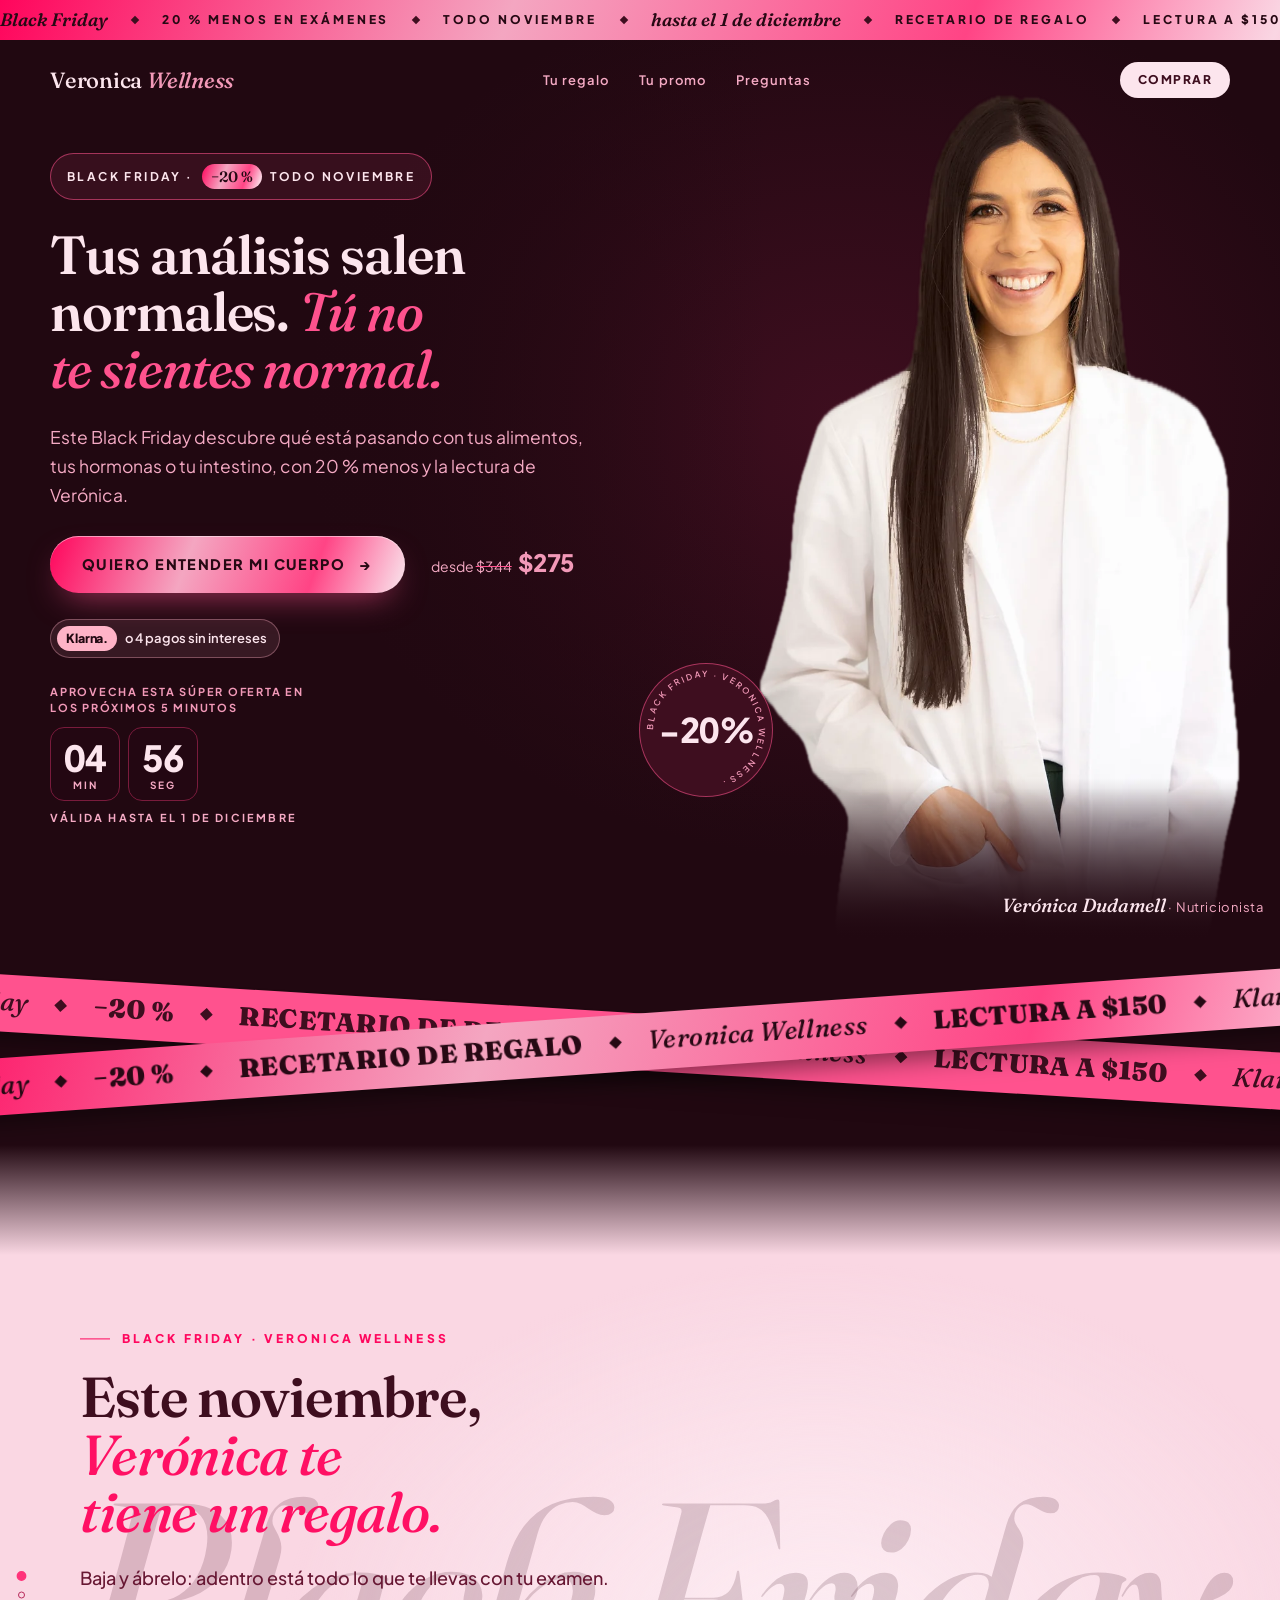
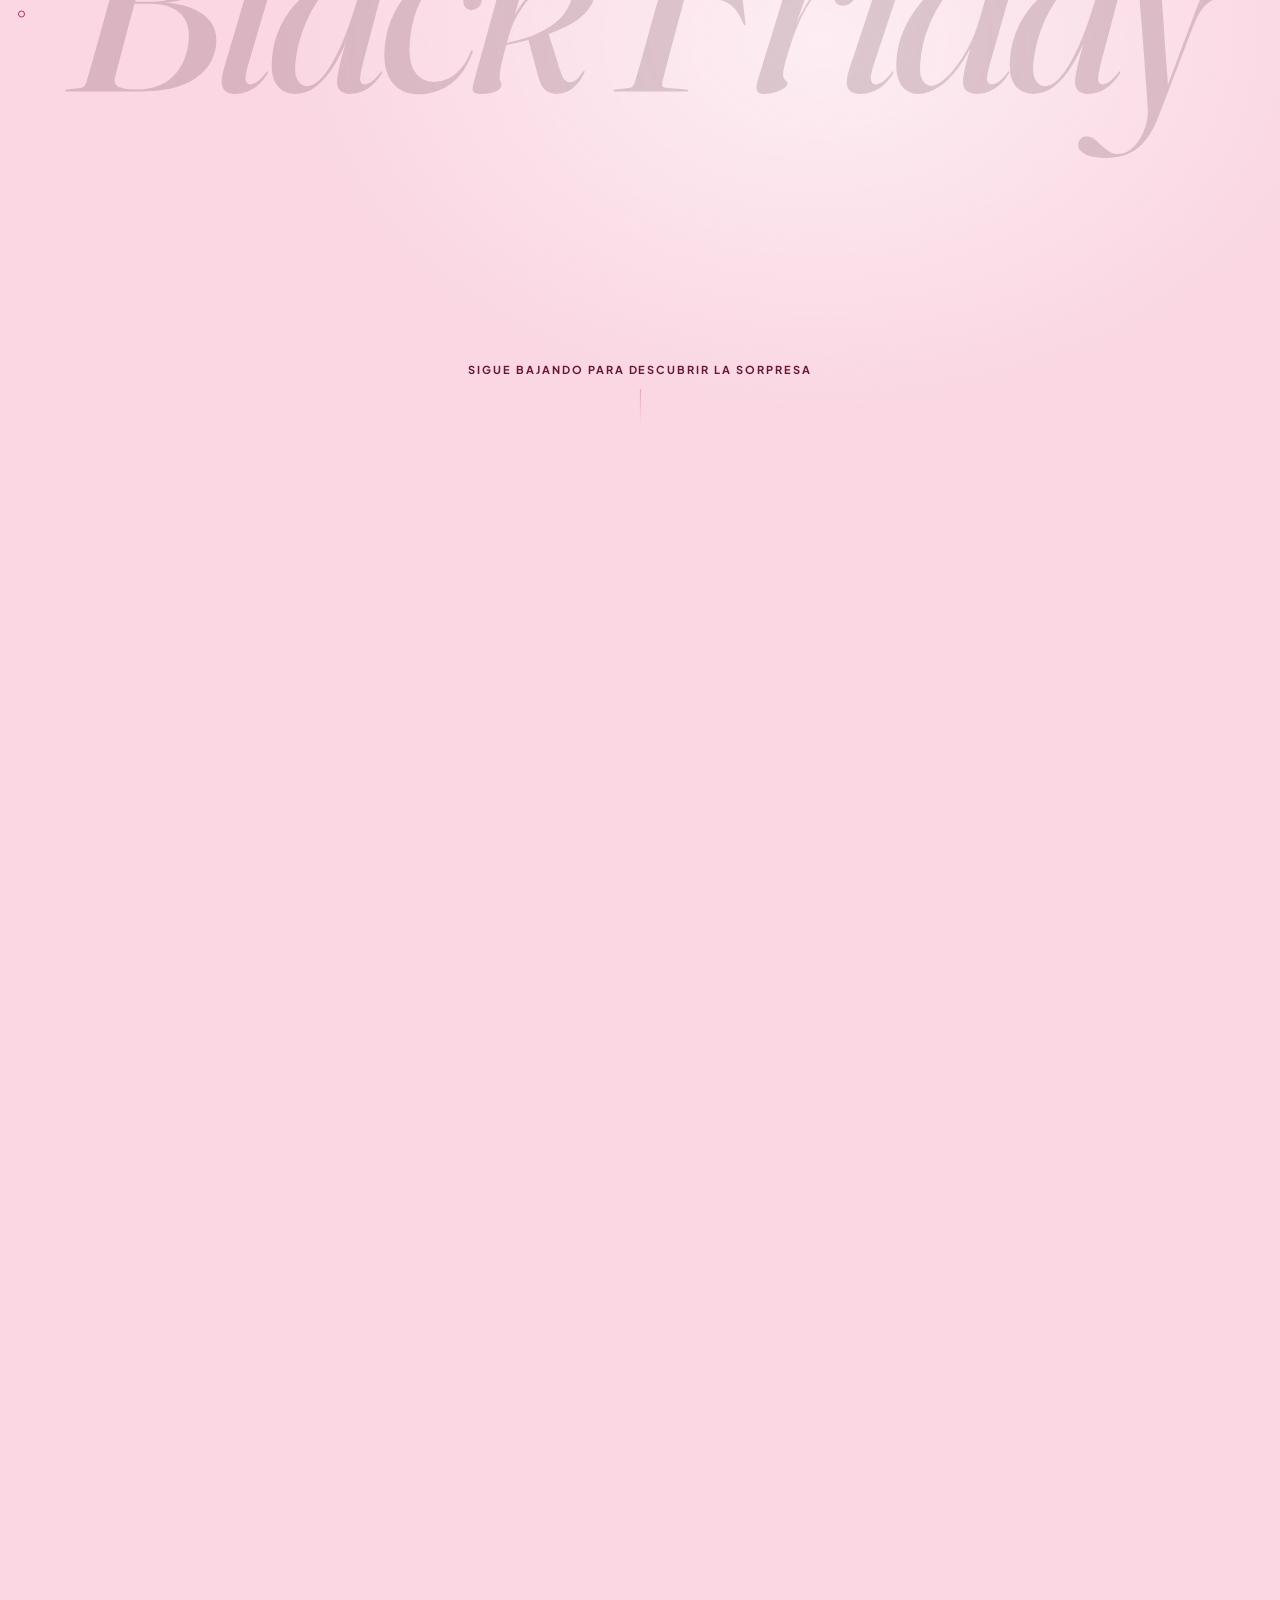
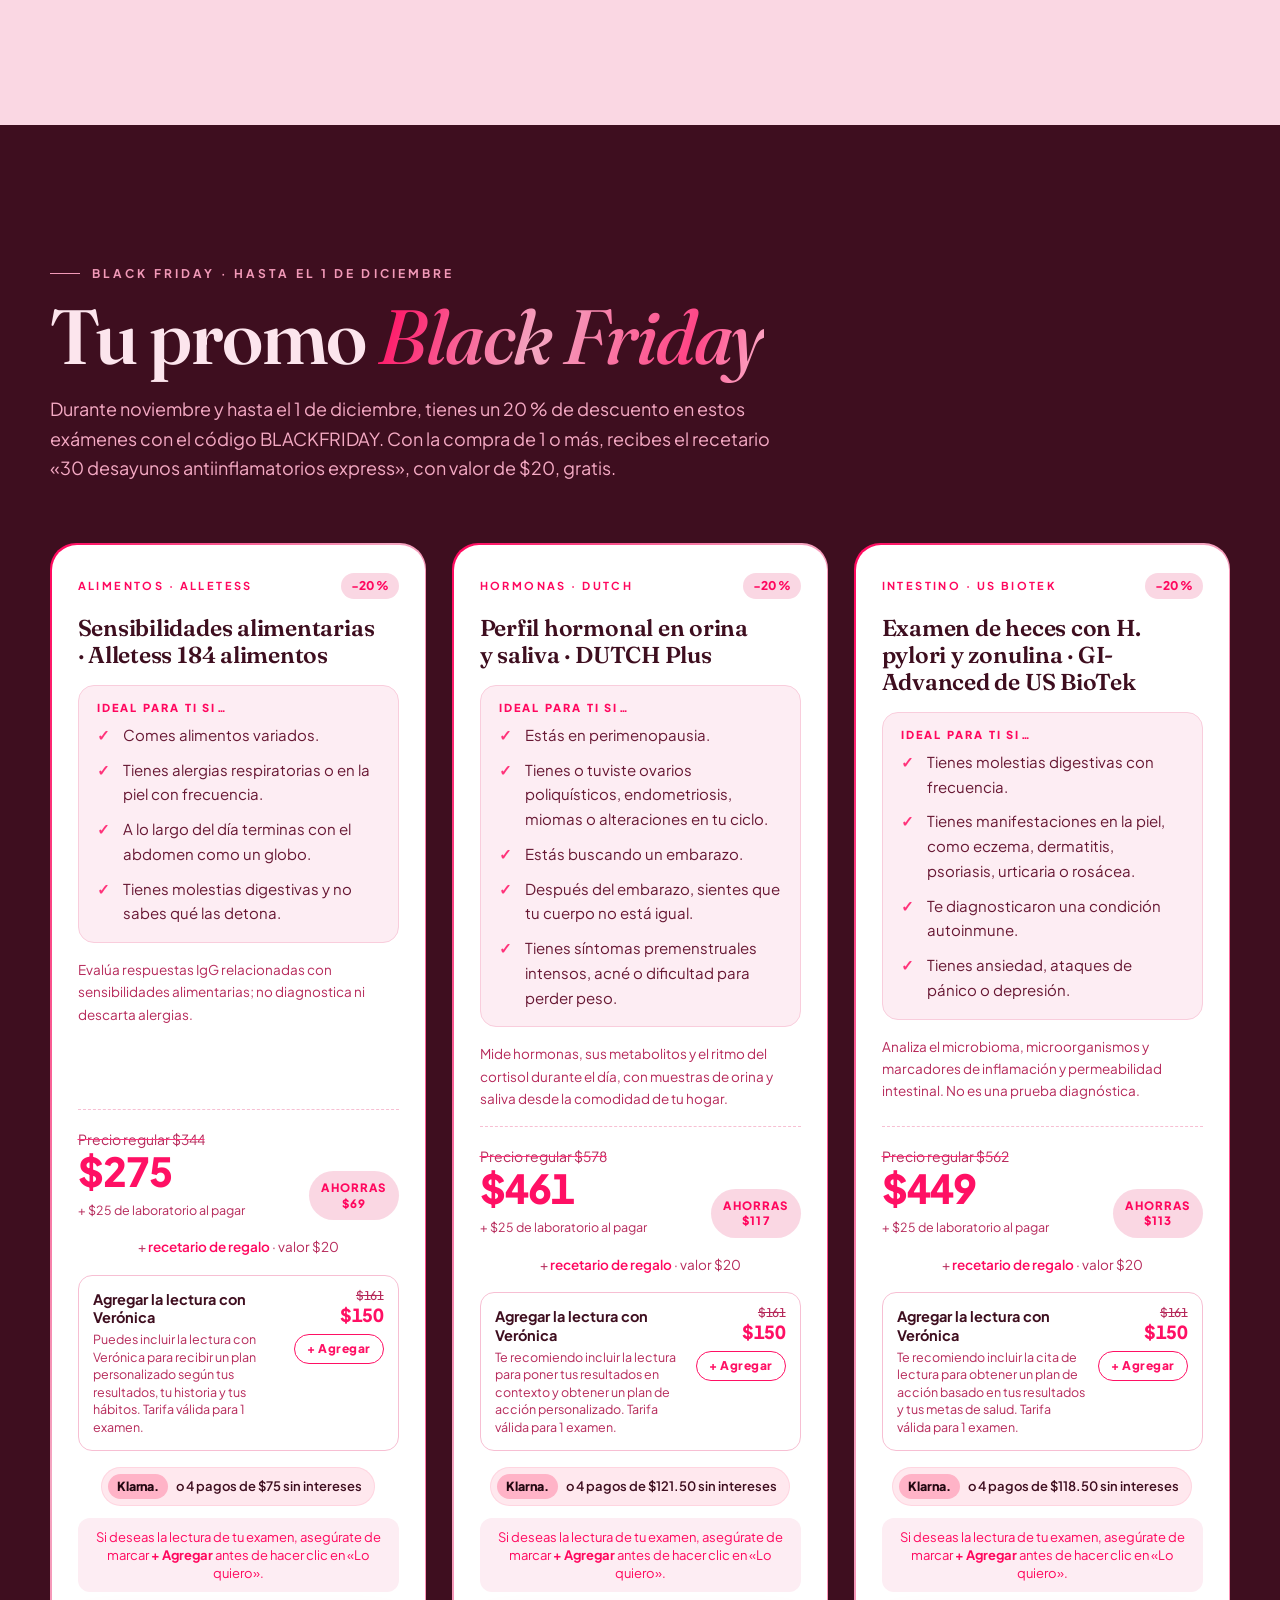
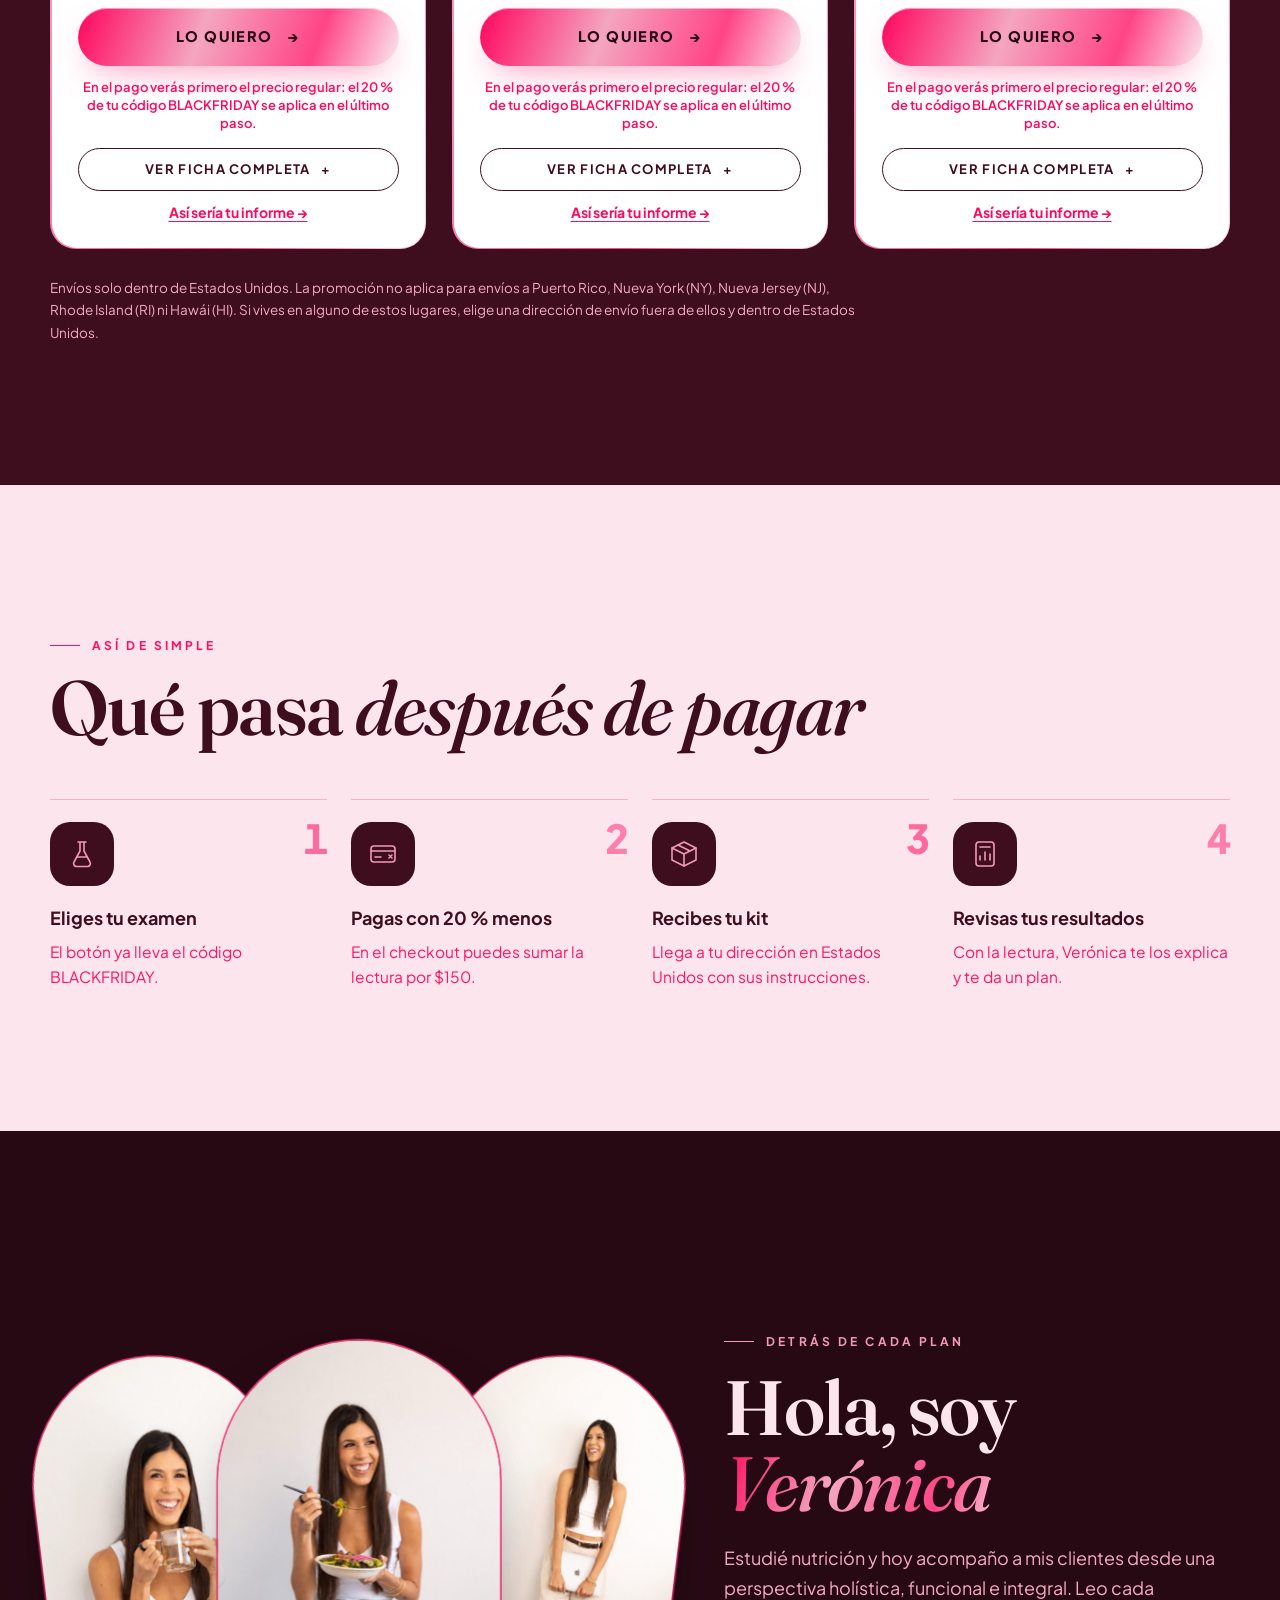
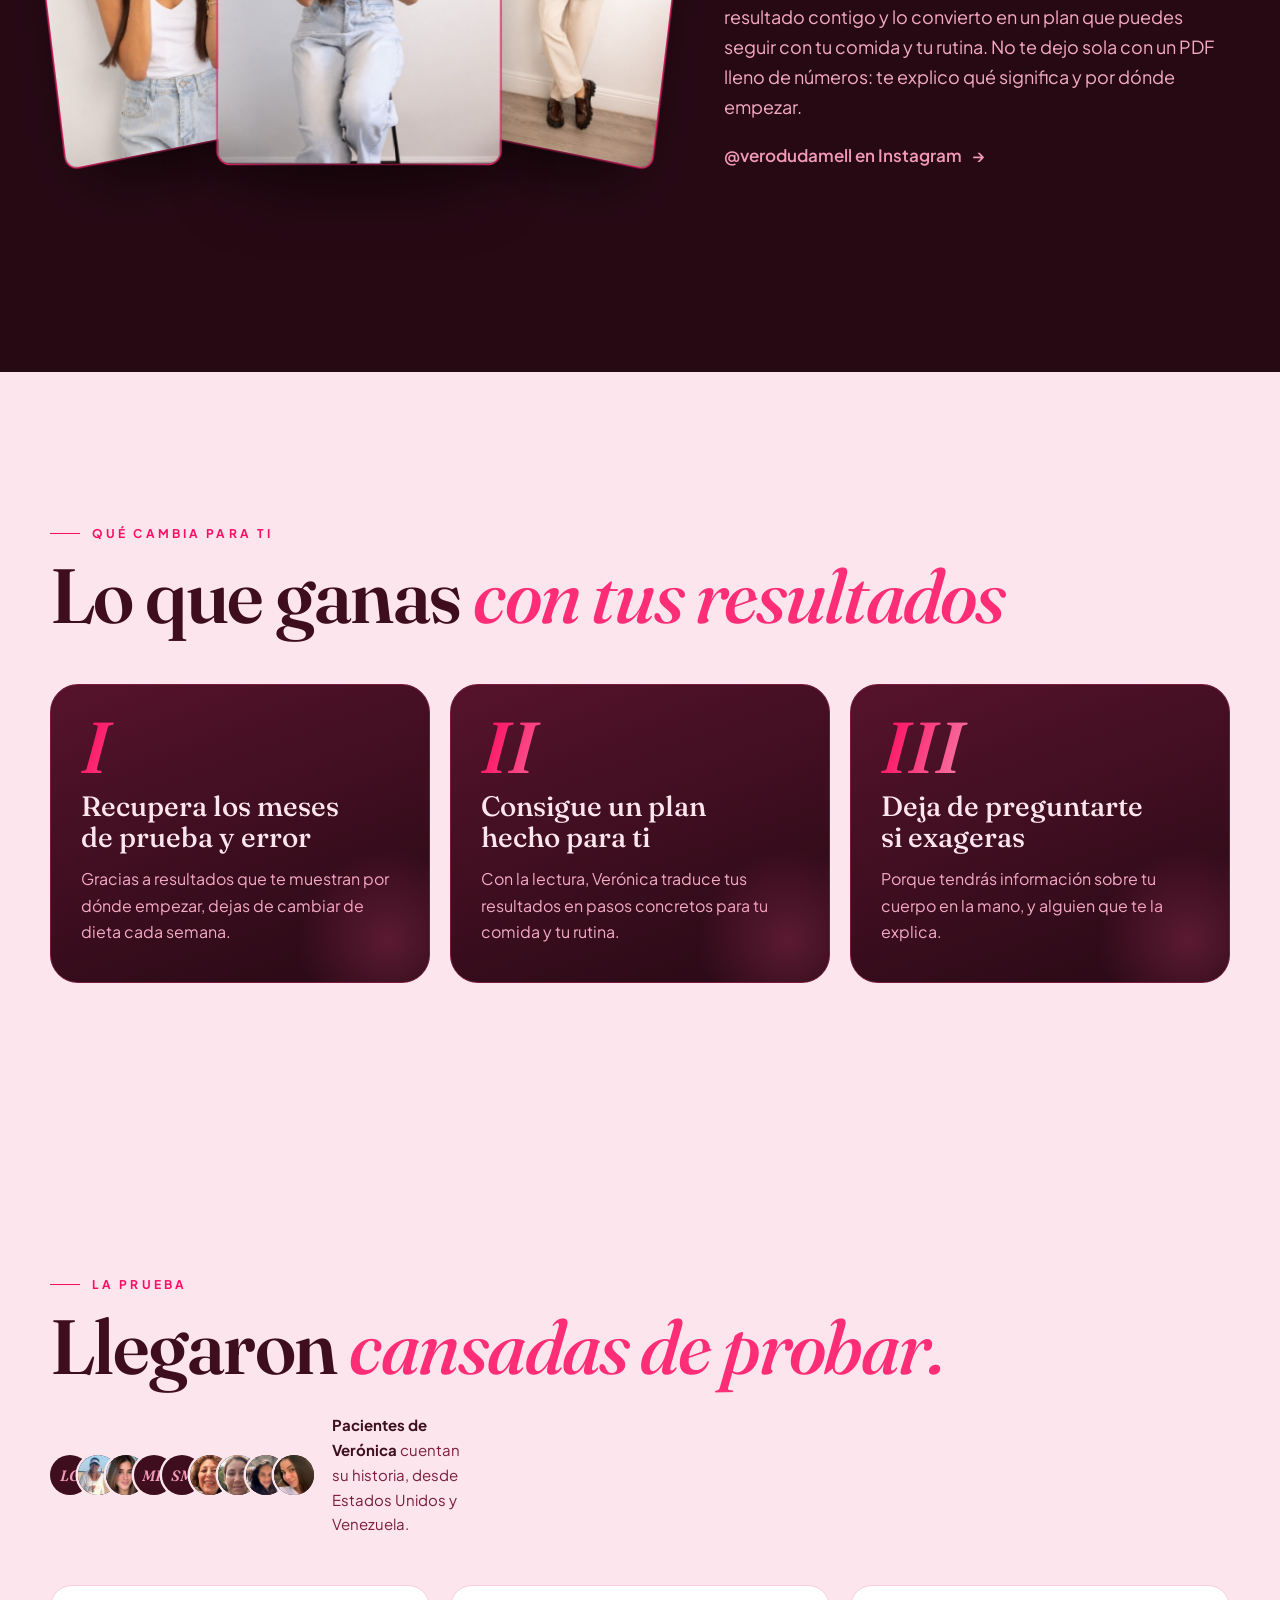
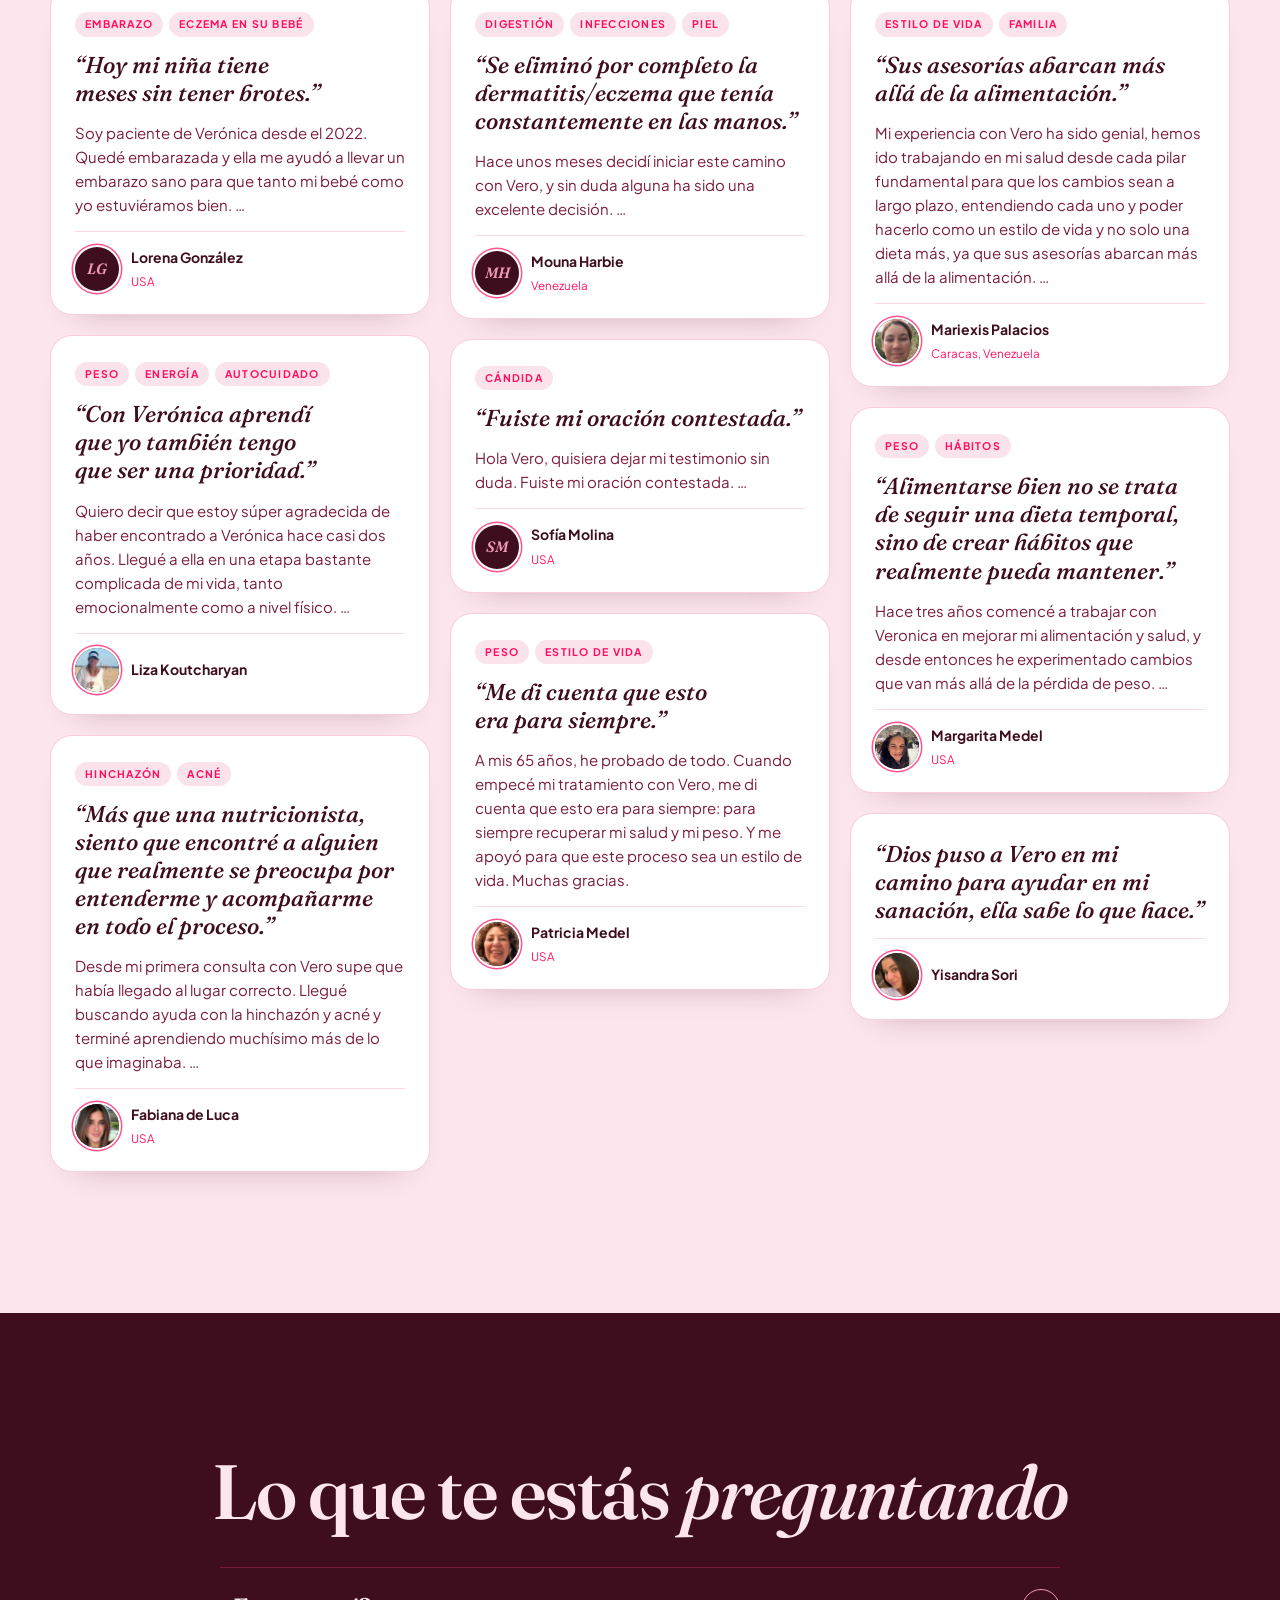
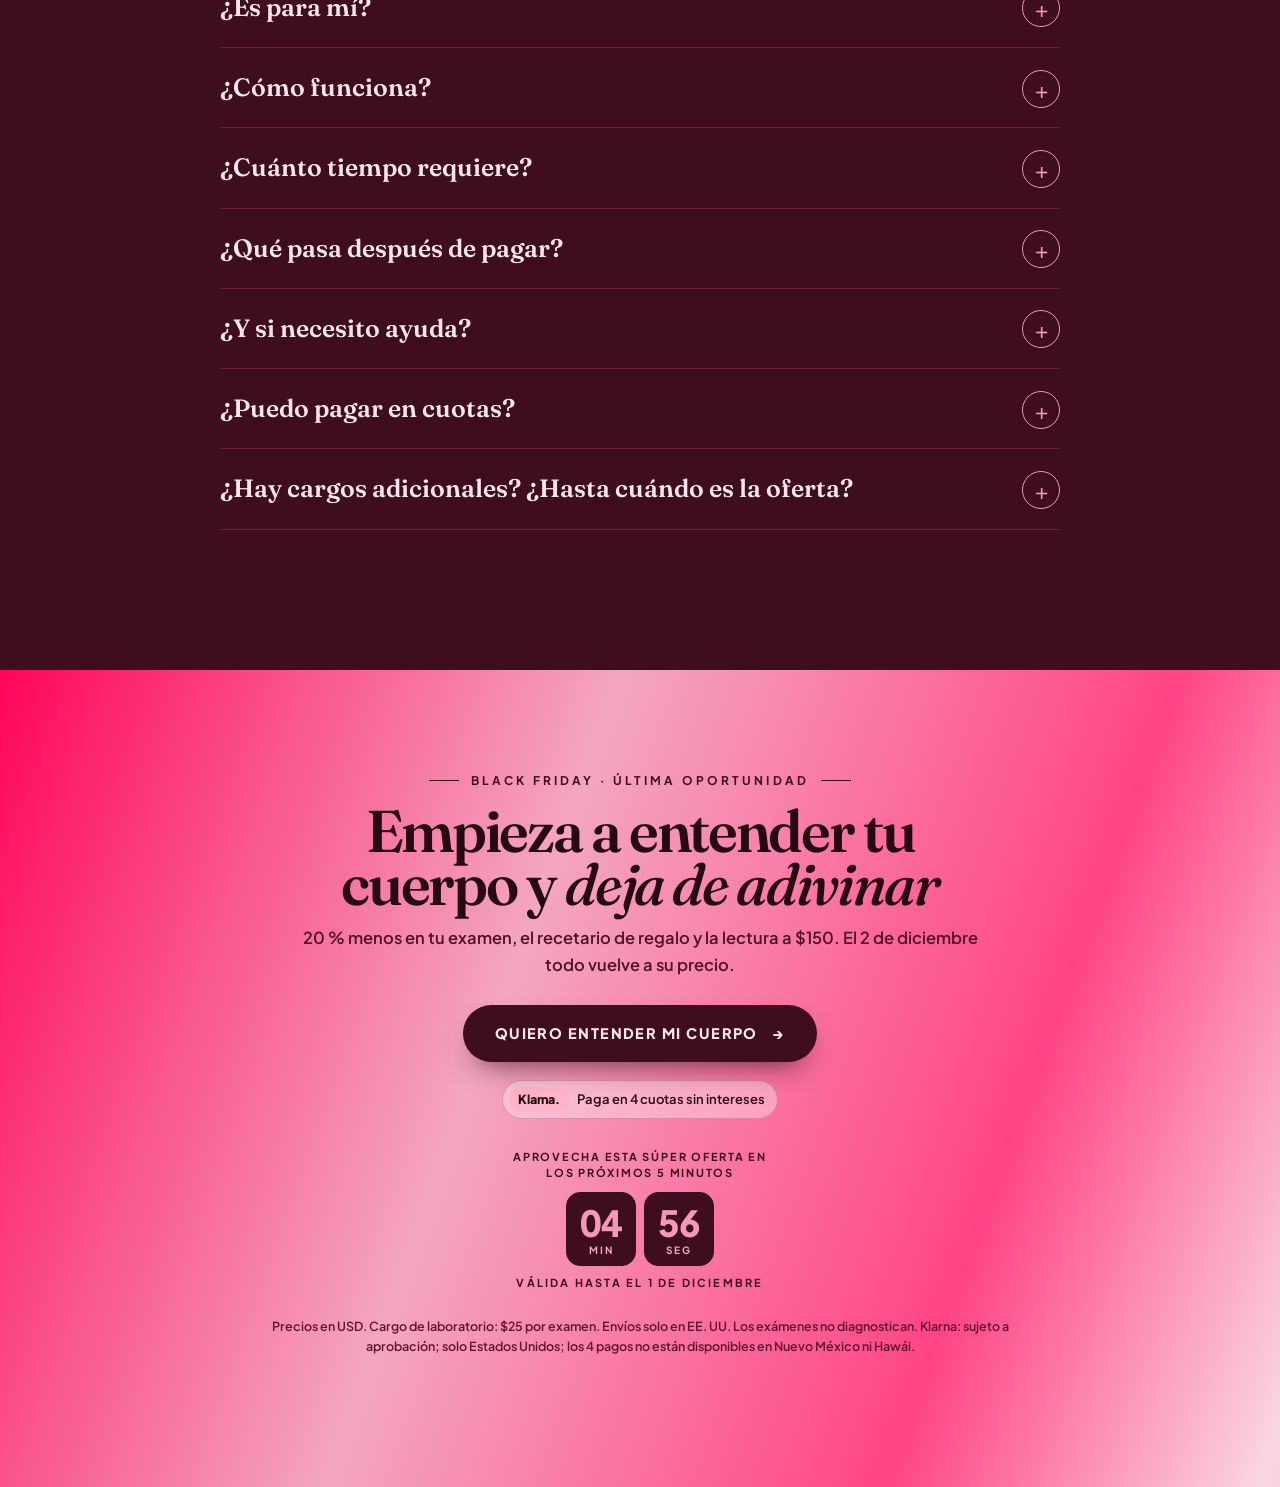
<file: vino.html>
<!doctype html>
<html lang="es">
<head>
<meta charset="utf-8">
<meta name="viewport" content="width=device-width, initial-scale=1, viewport-fit=cover">
<meta name="robots" content="noindex, nofollow">
<title>Black Friday · Veronica Wellness</title>
<meta name="claude:viewport-fit-sides" content="cover">
<link rel="preconnect" href="https://fonts.googleapis.com">
<link rel="preconnect" href="https://fonts.gstatic.com" crossorigin>
<link rel="stylesheet" href="https://fonts.googleapis.com/css2?family=Fraunces:ital,opsz,wght,WONK@0,9..144,400..800,0..1;1,9..144,400..700,0..1&family=Plus+Jakarta+Sans:wght@400;500;600;700;800&display=swap">
<style>
  /* Layout: a wine-and-gold-foil invitation. A giant foil "−20%" stands behind Verónica; the tests
     are gift cards that tilt and catch the light; blush pages are where you read about yourself;
     the last call is pure foil. Single look on purpose (Black Friday), every color explicit. */
  :root {
    --wine: #3e0e1f;
    --wine-2: #511228;
    --wine-deep: #270914;
    --line: #791b3c;
    --blush: #ff528e;
    --blush-soft: #fbe3eb;
    --cream: #fce5ed;
    --muted: #f5aac4;
    --gold: #f299b8;
    --foil: linear-gradient(110deg, #ff055c 0%, #f4a6c1 20%, #ff4485 38%, #fad6e3 50%, #ff2b75 64%, #f18fb1 80%, #f00054 100%);
    --display: 'Fraunces', Georgia, 'Times New Roman', serif;
    --sans: 'Plus Jakarta Sans', -apple-system, 'Segoe UI', sans-serif;
    --ease: cubic-bezier(.2, .7, .1, 1);
    color-scheme: dark;
  }
  * { box-sizing: border-box; }
  html { scroll-behavior: smooth; }
  body { margin: 0; background: var(--wine); color: var(--cream); font: 17px/1.65 var(--sans); -webkit-font-smoothing: antialiased; overflow-x: clip; }
  .gut { padding-left: max(16px, env(safe-area-inset-left, 0px)); padding-right: max(16px, env(safe-area-inset-right, 0px)); }
  .wrap { max-width: 1180px; margin: 0 auto; }
  h1, h2, h3 { margin: 0; text-wrap: balance; font-weight: 400; }
  p { margin: 0; }
  a { color: inherit; }
  .sec { padding-block: clamp(84px, 11vw, 150px); position: relative; }
  .eyebrow { display: inline-flex; align-items: center; gap: 12px; font: 700 12px/1.3 var(--sans); letter-spacing: .26em; text-transform: uppercase; color: var(--gold); }
  .eyebrow::before { content: ''; width: 30px; height: 1px; background: currentColor; }
  .h2 { font: 500 clamp(40px, 6vw, 78px)/1 var(--display); letter-spacing: -.02em; }
  .h2 em { font-style: italic; font-weight: 400; }
  .lead { color: var(--muted); font-size: 18px; max-width: 58ch; }
  .foil { background: var(--foil); background-size: 220% 100%; -webkit-background-clip: text; background-clip: text; -webkit-text-fill-color: transparent; color: transparent; animation: shine 6s ease-in-out infinite alternate; }
  @keyframes shine { from { background-position: 0% 0; } to { background-position: 100% 0; } }

  .btn { position: relative; overflow: hidden; display: inline-flex; align-items: center; justify-content: center; gap: 14px;
    background: var(--foil); background-size: 200% 100%; color: var(--wine-deep); text-decoration: none; border: 0; cursor: pointer;
    font: 800 14.5px/1.2 var(--sans); letter-spacing: .1em; text-transform: uppercase; padding: 20px 32px; border-radius: 999px;
    box-shadow: 0 14px 34px -14px rgb(255 82 142 / .7), inset 0 1px 0 rgb(255 255 255 / .5); transition: transform .4s var(--ease), background-position .9s var(--ease); }
  .btn:hover { transform: translateY(-2px); background-position: 100% 0; }
  .btn .arr { transition: transform .4s var(--ease); }
  .btn:hover .arr { transform: translateX(5px); }
  .btn.wine { background: var(--wine); color: var(--cream); box-shadow: 0 14px 30px -14px rgb(39 9 20 / .8); }
  .btn.wine:hover { background: var(--wine-2); }
  .btn:focus-visible, a:focus-visible, summary:focus-visible, button:focus-visible, label:focus-within { outline: 2px solid var(--blush); outline-offset: 4px; }

  /* ── foil ribbon ── */
  .ribbon { background: var(--foil); background-size: 200% 100%; animation: shine 8s ease-in-out infinite alternate; overflow: hidden; white-space: nowrap; color: var(--wine-deep); }
  .ribbon-track { display: inline-flex; padding: 11px 0; animation: run 45s linear infinite; }
  .ribbon-track span { display: inline-flex; align-items: center; gap: 24px; padding-right: 24px; font: 800 12px/1 var(--sans); letter-spacing: .24em; text-transform: uppercase; }
  .ribbon-track em { font: italic 600 18px/1 var(--display); letter-spacing: 0; text-transform: none; }
  .ribbon-track i { width: 6px; height: 6px; transform: rotate(45deg); background: var(--wine); }
  @keyframes run { to { transform: translateX(-50%); } }

  /* ── hero ── */
  .hero { position: relative; overflow: hidden; isolation: isolate; padding-block: clamp(40px, 6vw, 70px) 0;
    background: radial-gradient(70% 60% at 75% 55%, #6e1937 0%, transparent 70%), var(--wine); }
  .hero-grid { display: grid; gap: 20px; align-items: end; }
  @media (min-width: 980px) { .hero-grid { grid-template-columns: 1fr 1fr; gap: 40px; } }
  .hero-copy { display: grid; gap: 26px; min-width: 0; padding-bottom: clamp(40px, 6vw, 90px); }
  .bf { font: 800 clamp(15px, 1.6vw, 18px)/1 var(--sans); letter-spacing: .5em; text-transform: uppercase; display: flex; gap: .5em; flex-wrap: wrap; }
  .bf span { display: inline-block; overflow: hidden; }
  .bf i { display: inline-block; font-style: normal; animation: rise 1s var(--ease) both; animation-delay: calc(var(--k) * 40ms + 100ms); }
  @keyframes rise { from { transform: translateY(110%); } }
  .hook { font: 500 clamp(40px, 5.4vw, 72px)/1.02 var(--display); letter-spacing: -.02em; animation: fade 1.2s var(--ease) .5s both; }
  .hook em { font-style: italic; font-weight: 400; color: var(--blush); }
  .hook .no { position: relative; display: inline-block; }
  .hook .no::after { content: ''; position: absolute; left: -8%; right: -8%; top: 55%; height: 3px; background: var(--gold); transform: scaleX(0); transform-origin: left; animation: strike .8s var(--ease) 1.7s forwards; }
  @keyframes strike { to { transform: scaleX(1) rotate(-6deg); } }
  @keyframes fade { from { opacity: 0; transform: translateY(18px); } }
  .hero-sub { color: var(--muted); font-size: 18px; max-width: 48ch; animation: fade 1.2s var(--ease) .7s both; }
  .hero-sub strong { color: var(--cream); font-weight: 600; }
  .act { display: flex; flex-wrap: wrap; gap: 16px 26px; align-items: center; animation: fade 1.2s var(--ease) .9s both; }
  .from { font-size: 14px; color: var(--muted); }
  .from s { text-decoration-color: var(--blush); }
  .from b { font: italic 600 28px/1 var(--display); color: var(--gold); margin-left: 4px; }

  .clock { display: grid; gap: 10px; animation: fade 1.2s var(--ease) 1.1s both; }
  .clock-lbl { font: 700 11px/1 var(--sans); letter-spacing: .26em; text-transform: uppercase; color: var(--muted); }
  .clock-cells { display: flex; gap: 8px; flex-wrap: wrap; font-variant-numeric: tabular-nums; }
  .clock-cells span { display: grid; justify-items: center; gap: 4px; min-width: 70px; padding: 12px 8px 10px; border-radius: 14px; background: rgb(39 9 20 / .55); border: 1px solid var(--line); font: 700 10px/1 var(--sans); letter-spacing: .2em; text-transform: uppercase; color: var(--muted); }
  .clock-cells b { font: 500 36px/1 var(--display); color: var(--cream); }

  /* the stage: giant foil −20% behind Verónica */
  .stage { position: relative; min-width: 0; height: clamp(440px, 52vw, 680px); display: grid; place-items: end center; }
  .big20 { position: absolute; inset: 0 -10% auto; top: 4%; text-align: center; font: 900 clamp(190px, 27vw, 400px)/.8 var(--display); letter-spacing: -.06em; pointer-events: none; user-select: none; animation: shine 6s ease-in-out infinite alternate, grow 1.6s var(--ease) .2s both; white-space: nowrap; }
  .big20 small { font-size: .42em; vertical-align: .9em; letter-spacing: 0; }
  @keyframes grow { from { opacity: 0; transform: scale(.86); filter: blur(10px); } }
  .stage img { position: relative; height: 100%; width: auto; max-width: 100%; object-fit: contain; object-position: bottom; animation: lift 1.8s var(--ease) .5s both; filter: drop-shadow(0 30px 40px rgb(21 5 10 / .6)); }
  @keyframes lift { from { opacity: 0; transform: translateY(40px); } }
  .tag { position: absolute; z-index: 2; right: 0; bottom: 14%; background: var(--cream); color: var(--wine); border-radius: 14px; padding: 12px 16px; box-shadow: 0 20px 40px -20px rgb(0 0 0 / .6); transform: rotate(4deg); animation: fade 1s var(--ease) 1.4s both; }
  .tag b { display: block; font: italic 600 20px/1.1 var(--display); }
  .tag span { font: 600 12px/1.3 var(--sans); letter-spacing: .06em; color: #932149; }
  @media (max-width: 979px) { .stage { order: -1; height: clamp(380px, 100vw, 520px); } .hero-copy { padding-bottom: 72px; } }

  /* ── read about yourself ── */
  .read { background: var(--blush-soft); color: var(--wine); }
  .read .eyebrow { color: #ff0d62; }
  .read .h2 { margin-top: 16px; max-width: 16ch; }
  .read .h2 em { color: #ff2c76; }
  .sx { margin-top: 52px; display: grid; gap: 18px; }
  @media (min-width: 640px) { .sx { grid-template-columns: repeat(2, 1fr); } }
  @media (min-width: 980px) { .sx { grid-template-columns: repeat(3, 1fr); } }
  .sx article { position: relative; overflow: hidden; background: #ffffff; border-radius: 26px; padding: 30px 28px 32px; display: grid; gap: 22px; align-content: start; min-width: 0;
    box-shadow: 0 1px 0 #f9cadb, 0 24px 44px -32px rgb(62 14 31 / .45); transition: transform .5s var(--ease), box-shadow .5s var(--ease); }
  .sx article:hover { transform: translateY(-6px); box-shadow: 0 1px 0 #f9cadb, 0 36px 60px -30px rgb(62 14 31 / .5); }
  .sx .ic { width: 64px; height: 64px; border-radius: 20px; background: var(--wine); display: grid; place-items: center; transition: background .5s var(--ease), transform .5s var(--ease); }
  .sx .ic svg { width: 32px; height: 32px; fill: none; stroke: var(--gold); stroke-width: 1.6; stroke-linecap: round; stroke-linejoin: round; }
  .sx .ic svg * { stroke-dasharray: 120; stroke-dashoffset: 0; }
  .sx article:hover .ic { background: var(--foil); background-size: 200% 100%; transform: rotate(-6deg); }
  .sx article:hover .ic svg { stroke: var(--wine); }
  .sx article:hover .ic svg * { animation: draw 1.1s var(--ease); }
  @keyframes draw { from { stroke-dashoffset: 120; } }
  .sx p { font: 500 clamp(24px, 2.3vw, 29px)/1.18 var(--display); letter-spacing: -.01em; color: var(--wine); }
  .sx p em { font-style: italic; font-weight: 400; color: #ff2c76; }
  .sx .n { position: absolute; top: 22px; right: 26px; font: italic 500 15px/1 var(--display); color: #f18eb1; }
  .sx article.last-card { background: var(--wine); box-shadow: 0 0 0 1.5px var(--gold), 0 30px 60px -30px rgb(39 9 20 / .7); }
  .sx article.last-card p { color: var(--cream); font-style: italic; }
  .sx article.last-card .ic { background: var(--foil); background-size: 200% 100%; }
  .sx article.last-card .ic svg { stroke: var(--wine); }
  .sx article.last-card .n { color: var(--gold); }
  .turn { margin-top: clamp(70px, 9vw, 120px); display: grid; gap: 24px; padding: clamp(32px, 5vw, 64px); border-radius: 32px; background: var(--wine); color: var(--cream); position: relative; overflow: hidden; }
  @media (min-width: 900px) { .turn { grid-template-columns: 1fr 1fr; align-items: center; gap: 60px; } }
  .turn h3 { font: italic 500 clamp(56px, 8vw, 116px)/.92 var(--display); letter-spacing: -.035em; }
  .turn p { font-size: 19px; color: var(--muted); max-width: 44ch; }
  .turn p strong { color: var(--cream); font-weight: 600; }
  .costs { display: grid; gap: 14px; margin-top: 18px; }
  @media (min-width: 860px) { .costs { grid-template-columns: repeat(3, 1fr); } }
  .costs div { padding: 26px; border-radius: 22px; background: #ffffff; display: grid; gap: 8px; align-content: start; }
  .costs b { font: 600 22px/1.15 var(--display); }
  .costs span { color: #ff1466; font-size: 15px; }

  /* ── gift cards ── */
  .tests-head { display: grid; gap: 18px; margin-bottom: 60px; }
  .cards { display: grid; gap: 26px; perspective: 1200px; }
  @media (min-width: 980px) { .cards { grid-template-columns: repeat(3, 1fr); } }
  .gc { --rx: 0deg; --ry: 0deg; --gx: 50%; --gy: 0%; position: relative; border-radius: 26px; padding: 1.5px; background: var(--foil); background-size: 200% 200%;
    transform: rotateX(var(--rx)) rotateY(var(--ry)); transform-style: preserve-3d; transition: transform .5s var(--ease); min-width: 0; }
  .gc-in { position: relative; overflow: hidden; height: 100%; border-radius: 25px; padding: 28px 26px 26px; display: flex; flex-direction: column; gap: 18px;
    background: radial-gradient(120% 70% at 100% 0%, #601630 0%, var(--wine-deep) 70%); }
  .gc-in::after { content: ''; position: absolute; inset: 0; pointer-events: none; opacity: 0; transition: opacity .4s; mix-blend-mode: soft-light;
    background: radial-gradient(360px circle at var(--gx) var(--gy), rgb(250 214 227 / .55), transparent 55%); }
  .gc:hover .gc-in::after { opacity: 1; }
  .gc-top { display: flex; justify-content: space-between; align-items: center; gap: 10px; }
  .chip { width: 42px; height: 32px; border-radius: 7px; background: var(--foil); background-size: 200% 100%; position: relative; }
  .chip::after { content: ''; position: absolute; inset: 7px 9px; border: 1px solid rgb(62 14 31 / .35); border-radius: 3px; }
  .gc .lab { font: 700 11px/1 var(--sans); letter-spacing: .22em; text-transform: uppercase; color: var(--muted); }
  .gc .q { font: italic 500 31px/1.06 var(--display); letter-spacing: -.01em; }
  .gc h3 { font: 800 13px/1.3 var(--sans); letter-spacing: .16em; text-transform: uppercase; color: var(--gold); }
  .gc ul { list-style: none; padding: 0; margin: 0; display: grid; gap: 10px; font-size: 15.5px; color: #f9cedd; }
  .gc li { display: grid; grid-template-columns: 16px 1fr; gap: 10px; }
  .gc li::before { content: ''; width: 6px; height: 6px; margin-top: 10px; transform: rotate(45deg); background: var(--blush); }
  .gc .note { font-size: 14px; color: var(--muted); }
  .price { margin-top: auto; padding-top: 18px; border-top: 1px dashed var(--line); display: flex; justify-content: space-between; align-items: end; gap: 12px; font-variant-numeric: tabular-nums; }
  .price s { display: block; color: var(--muted); font-size: 14px; text-decoration-color: var(--blush); }
  .price strong { font: 600 54px/1 var(--display); letter-spacing: -.03em; }
  .price .save { font: 800 11.5px/1.35 var(--sans); letter-spacing: .1em; text-transform: uppercase; color: var(--wine); background: var(--blush); padding: 9px 12px; border-radius: 999px; text-align: center; }
  .gc .btn { width: 100%; }
  .gc .gift { text-align: center; font-size: 13.5px; color: var(--muted); }
  .gc .gift b { color: var(--gold); font-weight: 600; }

  /* ── offer ── */
  .offer { background: var(--wine-deep); }
  .offer-grid { display: grid; gap: 50px; }
  @media (min-width: 980px) { .offer-grid { grid-template-columns: .85fr 1.15fr; align-items: center; } }
  .tabs { display: inline-flex; flex-wrap: wrap; gap: 4px; padding: 5px; border-radius: 999px; border: 1px solid var(--line); margin-bottom: 22px; max-width: 100%; }
  .tabs button { font: 700 13px/1 var(--sans); letter-spacing: .04em; padding: 12px 16px; border-radius: 999px; border: 0; background: transparent; color: var(--muted); cursor: pointer; transition: background .4s var(--ease), color .3s; }
  .tabs button[aria-pressed="true"] { background: var(--blush); color: var(--wine); }
  .receipt { position: relative; background: var(--cream); color: var(--wine); border-radius: 26px; padding: clamp(24px, 3.6vw, 38px); font-variant-numeric: tabular-nums; box-shadow: 0 0 0 1.5px #ff528e, 0 50px 90px -40px rgb(0 0 0 / .8); }
  .receipt::before { content: 'BF'; position: absolute; top: -26px; right: 26px; width: 58px; height: 58px; border-radius: 50%; background: var(--foil); display: grid; place-items: center; font: italic 700 20px/1 var(--display); color: var(--wine-deep); box-shadow: 0 10px 20px -8px rgb(0 0 0 / .5); }
  .r-head { display: flex; justify-content: space-between; align-items: baseline; gap: 12px; flex-wrap: wrap; padding-bottom: 16px; border-bottom: 1px solid #f7bfd3; }
  .r-head b { font: italic 600 28px/1 var(--display); }
  .r-head span { font: 800 11px/1 var(--sans); letter-spacing: .22em; text-transform: uppercase; color: #ff0d62; }
  .line { display: grid; grid-template-columns: 1fr auto; gap: 4px 18px; padding: 18px 0; border-bottom: 1px dashed #f5b2c9; align-items: start; }
  .line b { font-weight: 700; font-size: 16px; }
  .line small { display: block; color: #ff1466; font-size: 13.5px; }
  .line .amt { text-align: right; white-space: nowrap; }
  .line .amt s { display: block; color: #ff528e; font-size: 13.5px; }
  .line .amt strong { font: 600 26px/1 var(--display); }
  .line .free { color: #ff085e; font-style: italic; }
  .line label { display: flex; gap: 12px; align-items: flex-start; cursor: pointer; }
  .line input { width: 20px; height: 20px; margin: 3px 0 0; accent-color: var(--wine); flex: none; }
  .tot { display: grid; gap: 10px; padding-top: 20px; }
  .tot > div { display: flex; justify-content: space-between; gap: 16px; align-items: baseline; }
  .tot .worth { color: #ff1466; font-size: 15px; }
  .tot .pay span { font: 800 12px/1 var(--sans); letter-spacing: .22em; text-transform: uppercase; }
  .tot .pay strong { font: 600 clamp(50px, 6.6vw, 70px)/1 var(--display); letter-spacing: -.03em; }
  .tot .saved { background: var(--wine); color: var(--blush); border-radius: 14px; padding: 14px 18px; font-weight: 700; font-size: 15px; }
  .tot .saved b { font: italic 600 24px/1 var(--display); color: var(--gold); }
  .receipt .btn { width: 100%; margin-top: 22px; }
  .fee { margin-top: 14px; font-size: 13px; color: #ff1466; text-align: center; }
  .bonus-shot { display: grid; grid-template-columns: 116px 1fr; gap: 24px; align-items: center; margin-top: 34px; padding: 22px; border-radius: 22px; background: rgb(246 180 203 / .08); border: 1px solid var(--line); }
  .bonus-shot img { width: 116px; border-radius: 4px; transform: rotate(-6deg); box-shadow: 10px 10px 0 var(--gold); transition: transform .6s var(--ease); }
  .bonus-shot:hover img { transform: rotate(0) scale(1.04); }
  .bonus-shot p { color: var(--muted); font-size: 15px; }
  .bonus-shot b { color: var(--cream); display: block; font: italic 600 22px/1.15 var(--display); margin-bottom: 6px; }

  /* ── with Verónica ── */
  .with { background: var(--blush); color: var(--wine); }
  .with .eyebrow { color: var(--wine); }
  .with .lead { color: #7c1c3e; }
  .with-grid { display: grid; gap: 56px; }
  @media (min-width: 900px) { .with-grid { grid-template-columns: 1fr 1fr; align-items: center; } }
  .report { position: relative; background: #ffffff; border-radius: 16px; padding: 26px; font: 500 14px/1.4 var(--sans); display: grid; gap: 2px; max-width: 470px; box-shadow: 0 40px 70px -35px rgb(62 14 31 / .55); transform: rotate(-3deg); }
  .report .hd { font: 800 10.5px/1 var(--sans); letter-spacing: .2em; text-transform: uppercase; color: #ff1466; margin-bottom: 10px; }
  .report .row { display: grid; grid-template-columns: 1fr 56px 38px; gap: 10px; padding: 9px 0; border-bottom: 1px solid #fad8e4; font-variant-numeric: tabular-nums; }
  .report .row span:last-child { font-weight: 800; color: #ff1f6d; text-align: right; }
  .report .row.ok span:last-child { color: #4f7a52; }
  .report .ask { position: absolute; right: -14px; bottom: -28px; background: var(--wine); color: var(--cream); font: italic 500 22px/1.1 var(--display); padding: 15px 20px; border-radius: 20px 20px 4px 20px; transform: rotate(4deg); }
  .gets { list-style: none; padding: 0; margin: 28px 0 0; display: grid; gap: 16px; }
  .gets li { display: grid; grid-template-columns: 40px 1fr; gap: 14px; align-items: center; font-size: 17px; font-weight: 500; }
  .gets li span { width: 40px; height: 40px; border-radius: 50%; background: var(--wine); color: var(--gold); display: grid; place-items: center; font: italic 600 18px/1 var(--display); }

  /* ── proof ── */
  .quotes { display: grid; gap: 18px; margin-top: 52px; }
  @media (min-width: 820px) { .quotes { grid-template-columns: 1fr 1fr; } }
  .quote { padding: 32px; border-radius: 26px; background: var(--wine-2); border: 1px solid var(--line); display: grid; gap: 22px; align-content: space-between; min-width: 0; }
  .quote p { font: italic 400 clamp(25px, 2.7vw, 33px)/1.18 var(--display); }
  .quote p::before { content: '“'; display: block; font: 700 70px/.6 var(--display); color: var(--gold); margin-bottom: 10px; font-style: normal; }
  .who { display: flex; gap: 14px; align-items: center; font-size: 14px; }
  .who i { width: 42px; height: 42px; border-radius: 50%; background: var(--blush); color: var(--wine); display: grid; place-items: center; font: 800 13px/1 var(--sans); font-style: normal; flex: none; letter-spacing: .04em; }
  .who small { display: block; color: var(--muted); }

  /* ── steps ── */
  .steps { list-style: none; padding: 0; margin: 52px 0 0; display: grid; gap: 28px; counter-reset: s; }
  @media (min-width: 900px) { .steps { grid-template-columns: repeat(4, 1fr); gap: 24px; } }
  .steps li { counter-increment: s; display: grid; gap: 10px; align-content: start; position: relative; padding-top: 22px; border-top: 1px solid var(--line); }
  .steps li::before { content: counter(s); font: 600 64px/.8 var(--display); }
  .steps li:nth-child(odd)::before { color: var(--gold); }
  .steps li:nth-child(even)::before { color: var(--blush); }
  .steps h3 { font: 700 18px/1.3 var(--sans); }
  .steps p { color: var(--muted); font-size: 15.5px; }

  /* ── before / after ── */
  .vs { display: grid; gap: 18px; margin-top: 50px; }
  @media (min-width: 820px) { .vs { grid-template-columns: 1fr 1fr; } }
  .col { border-radius: 26px; padding: 34px; display: grid; gap: 16px; align-content: start; min-width: 0; }
  .col h3 { font: italic 500 34px/1.05 var(--display); }
  .col ul { list-style: none; padding: 0; margin: 0; display: grid; gap: 12px; }
  .col li { display: grid; grid-template-columns: 22px 1fr; gap: 10px; }
  .col.bad { border: 1px dashed var(--line); color: var(--muted); }
  .col.bad li::before { content: '—'; color: #ff347b; }
  .col.good { background: var(--cream); color: var(--wine); box-shadow: 0 0 0 1.5px var(--gold); }
  .col.good li::before { content: '✓'; color: #ff085e; font-weight: 800; }

  /* ── faq ── */
  .faq-list { margin-top: 36px; border-top: 1px solid var(--line); max-width: 840px; }
  details { border-bottom: 1px solid var(--line); }
  summary { list-style: none; cursor: pointer; padding: 24px 52px 24px 0; position: relative; font: 500 clamp(21px, 2.2vw, 25px)/1.25 var(--display); }
  summary::-webkit-details-marker { display: none; }
  summary::after { content: '+'; position: absolute; right: 0; top: 50%; width: 36px; height: 36px; margin-top: -18px; border-radius: 50%; border: 1px solid var(--gold); color: var(--gold); display: grid; place-items: center; font: 400 22px/1 var(--sans); transition: transform .4s var(--ease), background .3s; }
  details[open] summary::after { transform: rotate(45deg); background: var(--gold); color: var(--wine); }
  details p { padding: 0 0 24px; color: var(--muted); max-width: 64ch; }

  /* ── last call: pure foil ── */
  .last { position: relative; overflow: hidden; text-align: center; color: var(--wine-deep); background: var(--foil); background-size: 220% 100%; animation: shine 8s ease-in-out infinite alternate;
    padding-block: clamp(90px, 12vw, 160px) clamp(130px, 13vw, 170px); }
  .last .eyebrow { justify-content: center; color: var(--wine); }
  .last .eyebrow::after { content: ''; width: 30px; height: 1px; background: currentColor; }
  .last h2 { font: 500 clamp(52px, 9vw, 132px)/.9 var(--display); letter-spacing: -.04em; margin: 22px auto; max-width: 12ch; }
  .last h2 em { font-style: italic; font-weight: 400; }
  .last .lead { margin: 0 auto 36px; color: #511228; font-weight: 600; }
  .last .clock { justify-items: center; margin-top: 44px; animation: none; }
  .last .clock-lbl { color: var(--wine); }
  .last .clock-cells span { background: var(--wine); border-color: var(--wine); }
  .last .clock-cells b { color: var(--gold); }
  .fine { font-size: 12.5px; color: #5f152f; margin-top: 40px; font-weight: 600; }

  /* ── dock ── */
  .dock { position: fixed; left: 50%; bottom: calc(14px + env(safe-area-inset-bottom, 0px)); z-index: 20; transform: translateX(-50%);
    width: min(560px, calc(100% - 24px - env(safe-area-inset-left, 0px) - env(safe-area-inset-right, 0px)));
    display: flex; gap: 12px; align-items: center; justify-content: space-between; padding: 8px 8px 8px 22px; border-radius: 999px;
    background: rgb(39 9 20 / .85); backdrop-filter: blur(14px) saturate(1.4); -webkit-backdrop-filter: blur(14px) saturate(1.4); box-shadow: 0 0 0 1px #eb0052, 0 20px 40px -20px rgb(0 0 0 / .8);
    transition: transform .6s var(--ease), opacity .4s; }
  .dock.away { transform: translate(-50%, 140%); opacity: 0; }
  .dock-txt { font: 600 12.5px/1.3 var(--sans); min-width: 0; color: var(--muted); font-variant-numeric: tabular-nums; }
  .dock-txt b { display: block; font: italic 600 18px/1.05 var(--display); color: var(--gold); }
  .dock .btn { padding: 13px 20px; font-size: 12.5px; flex: none; }

  /* ── scroll scene (Enkis style) ── */
  .scene { position: relative; height: 420vh; background: radial-gradient(60% 55% at 64% 55%, #681834 0%, var(--wine) 62%, var(--wine-deep) 100%); }
  .pin { position: sticky; top: 0; height: 100vh; height: 100svh; overflow: hidden; --p: 0; --l: 0; --q: 0; }
  .topnav { position: absolute; top: env(safe-area-inset-top, 0px); left: 0; right: 0; z-index: 6; display: flex; align-items: center; justify-content: space-between; gap: 20px; padding-block: 22px; }
  .topnav .brand { font: 500 22px/1 var(--display); letter-spacing: -.01em; }
  .topnav .brand em { font-style: italic; color: var(--gold); }
  .topnav .links { display: none; gap: 30px; font: 600 13px/1 var(--sans); letter-spacing: .08em; }
  .topnav .links a { text-decoration: none; color: var(--muted); transition: color .3s; }
  .topnav .links a:hover { color: var(--cream); }
  @media (min-width: 860px) { .topnav .links { display: flex; } }
  .pillbtn { text-decoration: none; background: var(--cream); color: var(--wine); font: 800 12px/1 var(--sans); letter-spacing: .12em; text-transform: uppercase; padding: 12px 18px; border-radius: 999px; }
  .bgword { position: absolute; left: 50%; top: 50%; z-index: 0; transform: translate(-50%, -50%) scale(calc(1 + var(--p) * .25)); white-space: nowrap; pointer-events: none;
    font: italic 400 clamp(110px, 21vw, 330px)/1 var(--display); letter-spacing: -.04em; color: #5f152f; opacity: calc(1 - var(--p) * .6); }
  .stage3d { position: absolute; inset: 0; z-index: 2; pointer-events: none; }
  .frames { position: absolute; inset: 0; width: 100%; height: 100%; display: block; }
  .gbox-wrap { position: absolute; left: 64%; top: 58%; transform: translate(-50%, -50%) scale(var(--gs, 1)); perspective: 1500px; width: 300px; height: 300px; display: grid; place-items: center; }
  @media (max-width: 979px) { .gbox-wrap { left: 50%; top: 72%; --gs: .62; } }
  .gbox { --W: 240px; --H: 170px; --D: 240px; position: relative; width: var(--W); height: var(--H); transform-style: preserve-3d;
    transform: rotateX(-20deg) rotateY(calc(-32deg + var(--p) * 140deg)) translateY(calc(var(--q) * 60px)); }
  .gbox > * { position: absolute; left: 0; top: 0; }
  .gf { width: var(--W); height: var(--H); backface-visibility: visible;
    background: linear-gradient(90deg, transparent 44%, #ff528e 44%, #f4a6c1 50%, #ff4485 56%, transparent 56%), linear-gradient(170deg, #701938, var(--wine) 70%); box-shadow: inset 0 0 40px rgb(0 0 0 / .35); }
  .g-front { transform: translateZ(calc(var(--D) / 2)); }
  .g-back { transform: rotateY(180deg) translateZ(calc(var(--D) / 2)); }
  .g-left, .g-right { width: var(--D); left: calc((var(--W) - var(--D)) / 2); }
  .g-left { transform: rotateY(-90deg) translateZ(calc(var(--W) / 2)); }
  .g-right { transform: rotateY(90deg) translateZ(calc(var(--W) / 2)); }
  .g-bottom { height: var(--D); top: calc(var(--H) - var(--D) / 2); transform: rotateX(90deg); background: #1b060d; box-shadow: none; }
  .g-inside { height: var(--D); top: calc(var(--H) * .35 - var(--D) / 2); transform: rotateX(90deg); background: radial-gradient(circle, #fad6e3, #ff528e 55%, #f00054); }
  .glid { --LW: calc(var(--W) + 16px); --LD: calc(var(--D) + 16px); --LH: 44px; left: -8px; top: -8px; width: var(--LW); height: var(--LH); transform-style: preserve-3d;
    transform: translateY(calc(var(--l) * var(--lift, -300px))) translateZ(calc(var(--l) * -40px)) rotateX(calc(var(--l) * 24deg)) rotateZ(calc(var(--l) * -16deg)); }
  .glid > * { position: absolute; left: 0; top: 0; }
  .gl { width: var(--LW); height: var(--LH); background: linear-gradient(90deg, transparent 44%, #ff528e 44%, #f4a6c1 50%, #ff4485 56%, transparent 56%), linear-gradient(170deg, #811d40, #511228); box-shadow: inset 0 0 20px rgb(0 0 0 / .3); }
  .l-front { transform: translateZ(calc(var(--LD) / 2)); }
  .l-back { transform: rotateY(180deg) translateZ(calc(var(--LD) / 2)); }
  .l-left, .l-right { width: var(--LD); left: calc((var(--LW) - var(--LD)) / 2); }
  .l-left { transform: rotateY(-90deg) translateZ(calc(var(--LW) / 2)); }
  .l-right { transform: rotateY(90deg) translateZ(calc(var(--LW) / 2)); }
  .g-top { height: var(--LD); top: calc(var(--LD) / -2); transform: rotateX(90deg);
    background: linear-gradient(90deg, transparent 44%, #ff528e 44%, #f4a6c1 50%, #ff4485 56%, transparent 56%), linear-gradient(0deg, transparent 44%, #ff528e 44%, #f4a6c1 50%, #ff4485 56%, transparent 56%), linear-gradient(170deg, #811d40, #511228); display: grid; place-items: center; }
  .bow { position: relative; width: 30px; height: 30px; border-radius: 50%; background: radial-gradient(circle at 35% 30%, #fad6e3, #ff4485); }
  .bow::before, .bow::after { content: ''; position: absolute; top: -14px; width: 54px; height: 58px; border-radius: 50%; border: 9px solid #ff528e; }
  .bow::before { right: 18px; transform: rotate(-30deg); }
  .bow::after { left: 18px; transform: rotate(30deg); }
  .gi { left: calc(var(--W) / 2 - var(--w) / 2); top: calc(var(--H) * .25); width: var(--w); height: var(--hh);
    transform: translate3d(calc(cos(var(--a) + var(--q) * 80deg) * var(--q) * var(--fr, 260px)), calc(var(--q) * (var(--h) - 150px) * var(--fy, 1)), calc(sin(var(--a) + var(--q) * 80deg) * var(--q) * var(--fr, 260px))) rotateY(calc(var(--p) * -140deg + var(--q) * 30deg)) rotateZ(calc(var(--q) * 14deg)); }
  .kitc { --w: 96px; --hh: 132px; background: linear-gradient(170deg, #fdf2f6, #f9d0de); border: 1.5px solid #ff4485; border-radius: 8px; display: grid; place-content: center; text-align: center; gap: 4px; color: var(--wine); box-shadow: 0 20px 30px -14px rgb(0 0 0 / .6); }
  .kitc span { font: 700 6.5px/1 var(--sans); letter-spacing: .2em; text-transform: uppercase; color: #ff085e; }
  .kitc b { font: italic 600 15px/1.05 var(--display); }
  .kitc small { font: 600 8px/1 var(--sans); letter-spacing: .1em; text-transform: uppercase; color: #ff1466; }
  .tube { --w: 26px; --hh: 112px; border-radius: 6px 6px 14px 14px; background: linear-gradient(90deg, rgb(255 255 255 / .55), rgb(255 255 255 / .9) 40%, rgb(255 255 255 / .45)); box-shadow: inset 0 -30px 0 -6px #f6b4cb; }
  .tube::before { content: ''; position: absolute; left: -2px; right: -2px; top: -12px; height: 18px; border-radius: 4px; background: var(--foil); }
  .book { --w: 88px; --hh: 124px; }
  .book img { width: 100%; height: 100%; object-fit: cover; border-radius: 3px; box-shadow: 0 20px 30px -14px rgb(0 0 0 / .6); }
  .leaf { --w: 44px; --hh: 24px; border-radius: 0 100% 0 100%; background: linear-gradient(135deg, #9db57d, #5d7a45); }
  .gshadow { position: absolute; left: 50%; top: 82%; width: 320px; height: 50px; transform: translateX(-50%) scale(calc(1 + var(--q) * .4)); border-radius: 50%; background: radial-gradient(closest-side, rgb(0 0 0 / .55), transparent); opacity: calc(1 - var(--q) * .5); }
  .dots { position: absolute; left: max(18px, env(safe-area-inset-left, 0px)); top: 50%; z-index: 5; transform: translateY(-50%); display: grid; gap: 12px; }
  .dots i { width: 7px; height: 7px; border-radius: 50%; border: 1px solid var(--muted); transition: background .4s, transform .4s; }
  .dots i.on { background: var(--gold); border-color: var(--gold); transform: scale(1.4); }
  @media (max-width: 979px) { .dots { display: none; } }
  .caps { position: absolute; z-index: 4; left: 0; right: 0; top: 50%; transform: translateY(-50%); display: grid; }
  .caps .cap { grid-area: 1 / 1; max-width: 560px; margin-left: max(5vw, 40px); display: grid; gap: 22px; align-content: start; opacity: 0; visibility: hidden; transform: translateY(30px); filter: blur(6px);
    transition: opacity .7s var(--ease), transform .9s var(--ease), filter .7s, visibility 0s .7s; }
  .caps .cap.on { opacity: 1; visibility: visible; transform: none; filter: none; transition: opacity .8s var(--ease), transform .9s var(--ease), filter .8s, visibility 0s; }
  .caps .hook { font-size: clamp(34px, 4.4vw, 62px); }
  @media (max-width: 979px) { .caps { top: 92px; transform: none; } .caps .cap { margin-left: 0; gap: 16px; } .caps .hook { font-size: clamp(28px, 7.4vw, 40px); } .caps .hero-sub { font-size: 15.5px; } }
  @media (max-width: 979px) and (max-height: 760px) { .caps .hero-sub { display: none; } }
  .caplist { list-style: none; padding: 0; margin: 0; display: grid; gap: 0; border-top: 1px solid var(--line); max-width: 460px; }
  .caplist li { display: grid; grid-template-columns: 1fr auto auto; gap: 14px; align-items: baseline; padding: 14px 0; border-bottom: 1px solid var(--line); font-variant-numeric: tabular-nums; }
  .caplist s { color: var(--muted); font-size: 14px; }
  .caplist b { font: 600 28px/1 var(--display); color: var(--gold); }
  .scrollhint { position: absolute; z-index: 5; left: 50%; bottom: calc(22px + env(safe-area-inset-bottom, 0px)); transform: translateX(-50%); font: 700 11px/1 var(--sans); letter-spacing: .26em; text-transform: uppercase; color: var(--muted); opacity: calc(1 - var(--p) * 12); display: grid; justify-items: center; gap: 10px; }
  .scrollhint::after { content: ''; width: 1px; height: 34px; background: linear-gradient(var(--gold), transparent); animation: hint 1.8s ease-in-out infinite; }
  @keyframes hint { 0% { transform: scaleY(0); transform-origin: top; } 50% { transform: scaleY(1); transform-origin: top; } 51% { transform-origin: bottom; } 100% { transform: scaleY(0); transform-origin: bottom; } }

  /* emoji samples rising out of each kit */
  .kit .item { left: calc(var(--W) / 2 - 75px); width: 150px; height: 60px; top: calc(var(--H) * .3); display: flex; justify-content: center; gap: 2px; }
  .kit .item::before, .kit .item::after { content: none; }
  .kit .item span { font-size: 40px; line-height: 1; filter: drop-shadow(0 10px 12px rgb(0 0 0 / .45)); transform: translateY(0) rotate(0) scale(.6); opacity: 0;
    transition: transform .9s cubic-bezier(.3, 1.6, .5, 1), opacity .5s; transition-delay: calc(var(--i) * .12s + .2s); }
  .kit .item span:nth-child(2) { font-size: 48px; }
  .kit-fig:hover .item span, .kit-fig:focus-visible .item span, .kit-fig.open .item span { opacity: 1; transform: translateY(calc(-14px * var(--i) - 6px)) rotate(calc((var(--i) - 1) * 14deg)) scale(1); animation: floaty 2.6s ease-in-out 1.2s infinite alternate; }
  @keyframes floaty { to { translate: 0 -8px; } }

  /* nav on the hero, and the gold ribbon that runs from the Black Friday tape down into the gift box */
  .hero .topnav { position: relative; top: auto; left: auto; right: auto; padding-block: 0 26px; }
  .tape-drop, .ribbon-drop { position: absolute; z-index: 0; width: 30px; margin-left: -15px; background: linear-gradient(90deg, #ff4485, #f4a6c1 45%, #fad6e3 50%, #ff2b75 70%, #f00054); box-shadow: 0 0 24px rgb(255 82 142 / .35); }
  .tape-drop { left: 64%; top: 50%; bottom: 0; }
  .ribbon-drop { left: 64%; top: 0; z-index: 1; height: calc(58% - 150px - var(--l) * 300px); }
  @media (max-width: 979px) { .tape-drop, .ribbon-drop { left: 50%; width: 20px; margin-left: -10px; } .ribbon-drop { height: calc(72% - 95px - var(--l) * 186px); } }

  /* who each test is for */
  .ideal { display: grid; gap: 10px; padding: 16px 18px; border-radius: 16px; background: rgb(246 180 203 / .08); border: 1px solid var(--line); }
  .ideal > span { font: 800 11px/1 var(--sans); letter-spacing: .2em; text-transform: uppercase; color: var(--blush); }
  .gc .ideal li::before { content: '✓'; width: auto; height: auto; margin: 0; transform: none; background: none; color: var(--gold); font-weight: 800; }

  /* section grounds: no two neighbours share one */
  .benefits { background: var(--cream); color: var(--wine); }
  .benefits .eyebrow { color: #ff0d62; }
  .benefits .h2 .foil { -webkit-text-fill-color: #ff2c76; color: #ff2c76; background: none; animation: none; }
  .meet { background: var(--wine-deep); }
  .steps-sec { background: var(--cream); color: var(--wine); }
  .steps-sec .eyebrow { color: #ff0d62; }
  .steps-sec .steps li { border-top-color: #f5b1c9; }
  .steps-sec .steps p { color: #ff1466; }
  .steps-sec .steps li:nth-child(odd)::before { color: #ff085e; }
  .steps-sec .steps li:nth-child(even)::before { color: #ff2c76; }

  /* testimonials: drifting wall */
  .proof { background: var(--blush-soft); color: var(--wine); overflow: hidden; }
  .proof .eyebrow { color: #ff0d62; }
  .proof .h2 em { color: #ff2c76; }
  .proof .lead { color: #ff1466; }
  .proof-grid { display: grid; gap: 40px; align-items: center; }
  @media (min-width: 980px) { .proof-grid { grid-template-columns: .8fr 1.2fr; } }
  .proof-head { display: grid; gap: 18px; align-content: start; }
  .proof-stat { display: flex; gap: 16px; align-items: center; margin-top: 10px; padding-top: 22px; border-top: 1px solid #f7bacf; }
  .proof-stat b { font: italic 600 64px/.9 var(--display); color: #ff2c76; }
  .proof-stat span { color: #ff1466; font-size: 15px; max-width: 24ch; }
  .wall { position: relative; height: 640px; display: grid; gap: 16px; grid-template-columns: 1fr; overflow: hidden;
    -webkit-mask-image: linear-gradient(180deg, transparent, #000000 12%, #000000 88%, transparent); mask-image: linear-gradient(180deg, transparent, #000000 12%, #000000 88%, transparent); }
  @media (min-width: 640px) { .wall { grid-template-columns: 1fr 1fr; } }
  @media (min-width: 1200px) { .wall { grid-template-columns: 1fr 1fr 1fr; } }
  @media (max-width: 639px) { .wcol.c2, .wcol.c3 { display: none; } .wcol.c1 .wtrack::before { content: none; } }
  @media (min-width: 640px) and (max-width: 1199px) { .wcol.c3 { display: none; } }
  .wcol { min-width: 0; }
  .wtrack, .wdup { display: grid; gap: 16px; }
  .wtrack { animation: up-loop 38s linear infinite; }
  .wcol.c2 .wtrack { animation-duration: 46s; animation-direction: reverse; }
  .wcol.c3 .wtrack { animation-duration: 42s; }
  .wall:hover .wtrack { animation-play-state: paused; }
  @keyframes up-loop { to { transform: translateY(calc(-50% - 8px)); } }
  .wcard { background: #ffffff; border-radius: 24px; padding: 24px 22px; display: grid; gap: 16px; box-shadow: 0 24px 40px -30px rgb(62 14 31 / .5); transition: transform .5s var(--ease); }
  .wcard:hover { transform: scale(1.03) rotate(-.6deg); }
  .came { justify-self: start; font: 800 10.5px/1.3 var(--sans); letter-spacing: .14em; text-transform: uppercase; color: #ff0d62; background: var(--blush-soft); padding: 7px 10px; border-radius: 999px; }
  .wcard p { font: italic 400 21px/1.28 var(--display); color: var(--wine); }
  .wcard p::before { content: '“'; color: #ff4a89; }
  .wcard p::after { content: '”'; color: #ff4a89; }
  .who2 { display: flex; gap: 12px; align-items: center; font-size: 14px; }
  .who2 img, .who2 .ini { width: 46px; height: 46px; border-radius: 50%; object-fit: cover; flex: none; box-shadow: 0 0 0 2px #ffffff, 0 0 0 3.5px #ff528e; }
  .who2 .ini { display: grid; place-items: center; background: var(--wine); color: var(--gold); font: italic 600 17px/1 var(--display); }
  .who2 small { display: block; color: #ff1466; font-size: 12.5px; }

  /* reading with Verónica, redesigned */
  .with { background: radial-gradient(70% 80% at 85% 40%, #fce3ec 0%, var(--cream) 60%); color: var(--wine); overflow: hidden; }
  .with .eyebrow { color: #ff0d62; }
  .with .h2 em { color: #ff2c76; }
  .with .lead { color: #7c1c3e; }
  .with2 { display: grid; gap: 60px; align-items: center; }
  @media (min-width: 980px) { .with2 { grid-template-columns: 1fr 1.05fr; } }
  .w-copy { display: grid; gap: 22px; min-width: 0; }
  .w-steps { list-style: none; margin: 6px 0 0; padding: 0; display: grid; gap: 0; counter-reset: w; border-left: 1.5px solid #f5b1c9; }
  .w-steps li { counter-increment: w; position: relative; padding: 4px 0 22px 34px; display: grid; gap: 4px; }
  .w-steps li::before { content: counter(w); position: absolute; left: -17px; top: 0; width: 32px; height: 32px; border-radius: 50%; background: var(--wine); color: var(--gold); display: grid; place-items: center; font: italic 600 15px/1 var(--display); }
  .w-steps b { font: 600 22px/1.15 var(--display); }
  .w-steps span { color: #ff1466; font-size: 15.5px; }
  @media (max-width: 979px) { .w-steps { margin-left: 17px; } } /* phone: circles line up with the text margin instead of hanging past it */
  .w-price { display: flex; flex-wrap: wrap; gap: 18px 26px; align-items: center; padding: 20px 22px; border-radius: 22px; background: var(--wine); color: var(--cream); }
  .w-price > div { display: flex; align-items: baseline; gap: 12px; flex-wrap: wrap; }
  .w-price s { color: var(--muted); }
  .w-price strong { font: 600 48px/1 var(--display); color: var(--gold); }
  .w-price span { font: 700 11px/1.2 var(--sans); letter-spacing: .18em; text-transform: uppercase; color: var(--blush); }
  .w-note { font-size: 13.5px; color: #ff1466; }
  .w-visual { position: relative; min-width: 0; height: clamp(480px, 46vw, 600px); perspective: 1400px; }
  .w-arch { position: absolute; right: 0; top: 0; width: min(64%, 380px); height: 92%; border-radius: 240px 240px 24px 24px; overflow: hidden; box-shadow: 0 50px 80px -40px rgb(62 14 31 / .6); }
  .w-arch img { width: 100%; height: 100%; object-fit: cover; }
  .w-pdf, .w-plan { position: absolute; width: min(64%, 300px); border-radius: 18px; padding: 20px; display: grid; gap: 2px; font: 500 13.5px/1.35 var(--sans); box-shadow: 0 40px 60px -30px rgb(62 14 31 / .6); transition: transform 1s var(--ease), opacity .8s, filter .8s; }
  .w-pdf { left: 0; top: 10%; background: #ffffff; color: var(--wine); transform: rotate(-5deg); }
  .w-pdf .row { display: grid; grid-template-columns: 1fr 48px 30px; gap: 8px; padding: 8px 0; border-bottom: 1px solid #fad8e4; font-variant-numeric: tabular-nums; }
  .w-pdf .row span:last-child { font-weight: 800; color: #ff1f6d; text-align: right; }
  .w-plan { left: 6%; bottom: 4%; background: var(--wine); color: var(--cream); gap: 10px; transform: rotate(3deg) translateZ(60px); box-shadow: 0 0 0 1.5px #ff2b75, 0 40px 60px -30px rgb(39 9 20 / .8); }
  .w-pdf .hd, .w-plan .hd { font: 800 10.5px/1 var(--sans); letter-spacing: .2em; text-transform: uppercase; margin-bottom: 8px; }
  .w-pdf .hd { color: #ff1466; }
  .w-plan .hd { color: var(--gold); }
  .pl { display: grid; grid-template-columns: 30px 1fr; gap: 10px; align-items: center; font-size: 15px; }
  .pl i { width: 30px; height: 30px; border-radius: 50%; background: var(--foil); color: var(--wine-deep); display: grid; place-items: center; font: italic 700 14px/1 var(--display); }
  .w-arrow { position: absolute; left: 30%; top: 52%; width: 56px; height: 56px; border-radius: 50%; background: var(--foil); color: var(--wine-deep); display: grid; place-items: center; font: 700 22px/1 var(--sans); box-shadow: 0 16px 30px -12px rgb(62 14 31 / .6); z-index: 2; }
  .w-ex { position: absolute; left: 0; bottom: -6px; font-size: 12px; color: #ff4f8d; }
  .w-visual:hover .w-pdf { transform: rotate(-9deg) translate(-14px, -10px); filter: blur(1.5px); opacity: .7; }
  .w-visual:hover .w-plan { transform: rotate(0) translateZ(120px) scale(1.04); }
  @supports (animation-timeline: view()) {
    @keyframes arrow-in { from { scale: 0; rotate: -90deg; } to { scale: 1; rotate: 0deg; } }
  }
  @media (max-width: 520px) { .w-visual { height: 520px; } .w-arch { width: 72%; } .w-pdf, .w-plan { width: 74%; } }

  /* ── minimal hero ── */
  .hero2 { background: var(--wine); padding-block: clamp(22px, 3vw, 36px) clamp(70px, 9vw, 120px); overflow: hidden; }
  .hero2 .topnav { padding-block: 0 clamp(40px, 6vw, 80px); }
  .h2-grid { display: grid; gap: 56px; align-items: center; }
  @media (min-width: 980px) { .h2-grid { grid-template-columns: 1.1fr .9fr; gap: 80px; } }
  .h2-copy { display: grid; gap: 26px; min-width: 0; }
  .h2-copy > * { animation: fade 1.2s var(--ease) both; }
  .h2-copy > :nth-child(2) { animation-delay: .15s; } .h2-copy > :nth-child(3) { animation-delay: .3s; } .h2-copy > :nth-child(4) { animation-delay: .45s; } .h2-copy > :nth-child(5) { animation-delay: .6s; }
  .h2-title { font: 500 clamp(36px, 4.2vw, 58px)/1.06 var(--display); letter-spacing: -.02em; max-width: 15ch; }
  .h2-title em { font-style: italic; font-weight: 400; color: var(--blush); }
  .h2-sub { color: var(--muted); font-size: 17.5px; max-width: 46ch; }
  .h2-visual { position: relative; justify-self: center; width: min(100%, 420px); padding: 0 0 54px; }
  .h2-glow { position: absolute; inset: 10% -20% 20%; border-radius: 50%; background: radial-gradient(closest-side, rgb(246 180 203 / .22), transparent); filter: blur(10px); }
  .h2-line { position: absolute; inset: -14px -14px 40px 14px; border: 1px solid rgb(255 82 142 / .55); border-radius: 260px 260px 6px 6px; animation: fade 1.6s var(--ease) .6s both; }
  .h2-arch { position: relative; aspect-ratio: 3 / 4; max-width: 100%; border-radius: 240px 240px 6px 6px; overflow: hidden; background: linear-gradient(180deg, #601630, #9c234d 70%, #ff3a7f);
    animation: reveal 1.6s cubic-bezier(.7, 0, .2, 1) .1s both; }
  @keyframes reveal { from { clip-path: inset(100% 0 0 0 round 240px 240px 6px 6px); } to { clip-path: inset(0 0 0 0 round 240px 240px 6px 6px); } }
  .h2-arch img { position: absolute; left: 50%; bottom: 0; height: 96%; width: auto; max-width: none; transform: translateX(-50%); animation: settle2 2.2s var(--ease) .3s both; }
  @keyframes settle2 { from { transform: translateX(-50%) translateY(24px) scale(1.04); } }
  .h2-seal { position: absolute; left: -46px; bottom: 120px; width: 132px; height: 132px; border-radius: 50%; display: grid; place-items: center; background: var(--wine); box-shadow: 0 0 0 1px rgb(255 82 142 / .6); animation: fade 1s var(--ease) 1.2s both; }
  .h2-seal svg { position: absolute; inset: 0; width: 100%; height: 100%; animation: spin 30s linear infinite; }
  .h2-seal text { font: 600 9.5px var(--sans); letter-spacing: .28em; text-transform: uppercase; fill: var(--gold); }
  .h2-seal b { font: italic 500 34px/1 var(--display); color: var(--cream); }
  @media (max-width: 520px) { .h2-seal { left: -8px; width: 108px; height: 108px; bottom: 110px; } .h2-seal b { font-size: 28px; } }
  .h2-cap { position: absolute; left: 0; right: 0; bottom: 0; display: flex; justify-content: space-between; gap: 12px; font-size: 13px; color: var(--muted); letter-spacing: .06em; }
  .h2-cap b { font: italic 500 19px/1 var(--display); color: var(--cream); letter-spacing: 0; }

  /* satin ribbon (drawn in SVG by script) replaces the flat gold bar */
  .tape-drop, .ribbon-drop { background: none !important; box-shadow: none !important; width: 60px; margin-left: -30px; overflow: visible; }
  @media (max-width: 979px) { .tape-drop, .ribbon-drop { width: 44px; margin-left: -22px; } }
  .tape-drop svg, .ribbon-drop svg { position: absolute; left: 0; top: 0; width: 100%; height: 100%; overflow: visible; filter: drop-shadow(0 10px 14px rgb(0 0 0 / .35)); }

  /* "No exageras": open typographic moment, no box */
  .turn2 { margin-top: clamp(80px, 10vw, 140px); display: grid; justify-items: center; text-align: center; gap: 26px; }
  .t2-line { width: 1px; height: 70px; background: linear-gradient(transparent, #ff2c76); }
  .turn2 h3 { position: relative; font: 500 clamp(64px, 10vw, 150px)/.9 var(--display); letter-spacing: -.04em; color: var(--wine); }
  .turn2 h3 em { font-style: italic; font-weight: 400; color: #ff2c76; }
  .t2-under { position: absolute; left: 8%; right: 0; bottom: -.28em; width: 90%; height: .3em; overflow: visible; }
  .t2-under path { fill: none; stroke: #ff4a89; stroke-width: 4; stroke-linecap: round; stroke-dasharray: 600; stroke-dashoffset: 0; }
  .turn2 p { max-width: 46ch; font-size: clamp(18px, 1.6vw, 21px); color: #7c1c3e; }
  .turn2 p strong { color: var(--wine); }
  @supports (animation-timeline: view()) {
    .t2-under path { animation: draw-u linear both; animation-timeline: view(); animation-range: entry 30% cover 50%; }
    @keyframes draw-u { from { stroke-dashoffset: 600; } to { stroke-dashoffset: 0; } }
  }
  .ben { color: var(--cream); }

  /* testimonials v3: one quote, faces below */
  .proof3 { background: var(--blush-soft); color: var(--wine); text-align: center; }
  .proof3 .eyebrow { color: #ff0d62; justify-content: center; }
  .proof3 .eyebrow::after { content: ''; width: 30px; height: 1px; background: currentColor; }
  .proof3 .h2 em { color: #ff2c76; }
  .p3-head { display: grid; gap: 16px; justify-items: center; }
  .p3-stage { position: relative; display: grid; max-width: 900px; margin: clamp(40px, 6vw, 70px) auto 0; min-height: 300px; }
  .p3-stage::before { content: '“'; position: absolute; left: 50%; top: -40px; transform: translateX(-50%); font: 400 180px/1 var(--display); color: rgb(255 74 137 / .25); pointer-events: none; }
  .tq { grid-area: 1 / 1; margin: 0; display: grid; gap: 26px; justify-items: center; align-content: center; opacity: 0; visibility: hidden; transform: translateY(16px); filter: blur(4px);
    transition: opacity .7s var(--ease), transform .9s var(--ease), filter .7s, visibility 0s .7s; }
  .tq.on { opacity: 1; visibility: visible; transform: none; filter: none; transition: opacity .9s var(--ease) .1s, transform 1s var(--ease) .1s, filter .9s .1s, visibility 0s; }
  .came2 { font: 800 11px/1.3 var(--sans); letter-spacing: .2em; text-transform: uppercase; color: #ff0d62; }
  .tq blockquote { margin: 0; font: italic 400 clamp(28px, 3.6vw, 46px)/1.22 var(--display); letter-spacing: -.01em; text-wrap: balance; }
  .tq figcaption { font-size: 15px; color: #ff1466; }
  .tq figcaption b { color: var(--wine); font-weight: 700; }
  .faces { display: flex; flex-wrap: wrap; justify-content: center; gap: 14px; margin-top: 44px; }
  .face { position: relative; width: 58px; height: 58px; padding: 0; border: 0; border-radius: 50%; cursor: pointer; background: var(--wine); opacity: .45; filter: grayscale(.6); transition: opacity .4s, filter .4s, transform .4s var(--ease); }
  .face img { width: 100%; height: 100%; border-radius: 50%; object-fit: cover; display: block; }
  .face span { display: grid; place-items: center; width: 100%; height: 100%; color: var(--gold); font: italic 600 18px/1 var(--display); }
  .face:hover { opacity: .8; }
  .face.on { opacity: 1; filter: none; transform: scale(1.12); }
  .face i { position: absolute; inset: -6px; border-radius: 50%; }
  .face.on i { background: conic-gradient(#ff4a89 calc(var(--prog, 0) * 1turn), transparent 0); -webkit-mask: radial-gradient(farthest-side, transparent calc(100% - 2px), #000000 calc(100% - 2px)); mask: radial-gradient(farthest-side, transparent calc(100% - 2px), #000000 calc(100% - 2px)); }

  /* hero v3: split screen */
  .hero3 { background: var(--wine); padding-block: 22px 0; overflow: hidden; }
  .hero3 .topnav { padding-block: 0 22px; }
  .h3-split { display: grid; }
  @media (min-width: 980px) { .h3-split { grid-template-columns: 1fr 46%; min-height: min(820px, 86vh); } }
  .h3-copy { display: grid; gap: 26px; align-content: center; min-width: 0; padding-block: 40px 100px; }
  @media (min-width: 980px) { .h3-copy { padding-left: max(16px, calc((100vw - 1160px) / 2 + 16px)); padding-right: 64px; } }
  .h3-copy > * { animation: fade 1.2s var(--ease) both; }
  .h3-copy > :nth-child(2) { animation-delay: .15s; } .h3-copy > :nth-child(3) { animation-delay: .3s; } .h3-copy > :nth-child(4) { animation-delay: .45s; } .h3-copy > :nth-child(5) { animation-delay: .6s; }
  .h3-photo { position: relative; min-height: 520px; background: #fce7ee; }
  @media (max-width: 979px) { .h3-photo { order: -1; height: 72vh; min-height: 460px; } }
  .h3-photo img { position: absolute; inset: 0; width: 100%; height: 100%; object-fit: cover; object-position: 50% 22%; animation: wipe 1.6s cubic-bezier(.7, 0, .2, 1) .1s both; }
  @keyframes wipe { from { clip-path: inset(0 0 0 100%); } to { clip-path: inset(0 0 0 0); } }
  .h3-photo::before { content: ''; position: absolute; left: 0; top: 0; bottom: 0; width: 1px; background: linear-gradient(transparent, #ff528e 30%, #ff528e 70%, transparent); z-index: 2; }
  .h3-photo::after { content: ''; position: absolute; inset: auto 0 0 0; height: 30%; background: linear-gradient(transparent, rgb(39 9 20 / .55)); pointer-events: none; }
  .h3-seal { left: -66px; bottom: auto; top: 56%; z-index: 3; }
  @media (max-width: 979px) { .h3-seal { left: 16px; top: auto; bottom: 20px; } }
  .h3-cap { position: absolute; right: max(16px, env(safe-area-inset-right, 0px)); bottom: 22px; z-index: 3; margin: 0; color: var(--cream); font-size: 13px; letter-spacing: .06em; }
  .h3-cap b { font: italic 500 19px/1 var(--display); letter-spacing: 0; }

  /* plan card label */
  .w-plan .w-ex { position: static; margin-top: 6px; font-size: 11.5px; color: var(--muted); }

  /* testimonials v4: photo cards */
  .proof4 { background: var(--cream); color: var(--wine); overflow: hidden; }
  .proof4 .eyebrow { color: #ff0d62; }
  .proof4 .h2 { margin-top: 16px; }
  .proof4 .h2 em { color: #ff2c76; }
  .p4-head { display: flex; justify-content: space-between; align-items: end; gap: 24px; flex-wrap: wrap; }
  .p4-nav { display: flex; gap: 12px; }
  .p4-nav button { width: 56px; height: 56px; border-radius: 50%; border: 1px solid var(--wine); background: transparent; color: var(--wine); font: 400 22px/1 var(--sans); cursor: pointer; transition: background .3s, color .3s; }
  .p4-nav button:hover { background: var(--wine); color: var(--cream); }
  .p4-track { display: grid; grid-auto-flow: column; grid-auto-columns: min(78vw, 320px); gap: 20px; overflow-x: auto; scroll-snap-type: x mandatory; scroll-behavior: smooth;
    margin-top: 44px; padding: 10px max(16px, calc((100vw - 1160px) / 2 + 16px)) 30px; scrollbar-width: none; }
  .p4-track::-webkit-scrollbar { display: none; }
  .pc { scroll-snap-align: start; background: #ffffff; border-radius: 26px; overflow: hidden; display: grid; grid-template-rows: auto 1fr; box-shadow: 0 30px 50px -36px rgb(62 14 31 / .55); transition: transform .6s var(--ease); }
  .pc:hover { transform: translateY(-8px); }
  .pc-top { position: relative; aspect-ratio: 1; background: var(--wine); overflow: hidden; }
  .pc-top img { width: 100%; height: 100%; object-fit: cover; display: block; transition: transform 1.2s var(--ease); }
  .pc:hover .pc-top img { transform: scale(1.06); }
  .pc-top .mono { position: absolute; inset: 0; display: grid; place-items: center; font: italic 500 96px/1 var(--display); color: var(--gold); background: radial-gradient(circle at 50% 40%, #601630, var(--wine-deep)); }
  .pc-tag { position: absolute; left: 14px; bottom: 14px; background: rgb(252 229 237 / .92); color: var(--wine); font: 800 10.5px/1.3 var(--sans); letter-spacing: .14em; text-transform: uppercase; padding: 8px 11px; border-radius: 999px; backdrop-filter: blur(6px); }
  .pc-body { padding: 22px 22px 24px; display: grid; gap: 16px; align-content: space-between; }
  .pc-body p { font: italic 400 21px/1.28 var(--display); }
  .pc-who { font-size: 14px; }
  .pc-who b { display: block; }
  .pc-who small { color: #ff1466; }

  /* the photo melts into the wine instead of meeting it at a hard edge */
  .h3-photo { background: transparent; }
  .h3-photo::before { content: none; }
  .h3-photo img { filter: sepia(.12) saturate(1.05) brightness(.97);
    -webkit-mask-image: linear-gradient(90deg, transparent 0%, rgb(0 0 0 / .08) 10%, rgb(0 0 0 / .3) 22%, rgb(0 0 0 / .62) 36%, rgb(0 0 0 / .88) 50%, #000000 64%), linear-gradient(180deg, transparent 0%, rgb(0 0 0 / .5) 9%, #000000 22%, #000000 80%, rgb(0 0 0 / .6) 92%, transparent 100%);
    -webkit-mask-composite: source-in;
    mask-image: linear-gradient(90deg, transparent 0%, rgb(0 0 0 / .08) 10%, rgb(0 0 0 / .3) 22%, rgb(0 0 0 / .62) 36%, rgb(0 0 0 / .88) 50%, #000000 64%), linear-gradient(180deg, transparent 0%, rgb(0 0 0 / .5) 9%, #000000 22%, #000000 80%, rgb(0 0 0 / .6) 92%, transparent 100%);
    mask-composite: intersect; }
  @media (min-width: 980px) { .h3-photo { margin-left: -8%; } }
  .h3-photo::after { content: none; }
  .h3-seal { z-index: 4; }
  @media (max-width: 979px) {
    .h3-photo img { -webkit-mask-image: linear-gradient(180deg, #000000 62%, transparent 100%); mask-image: linear-gradient(180deg, #000000 62%, transparent 100%); }
    .h3-photo::after { background: linear-gradient(180deg, rgb(62 14 31 / .3), transparent 25%); }
  }
  .h3-seal { left: 4%; }

  /* the gift in Verónica's hand: its ribbon runs down through the tapes into the box */
  @media (min-width: 980px) { .h3-split { grid-template-columns: 1fr 40%; min-height: min(880px, 92vh); } }
  .h3-photo img { object-position: 50% 80%; }
  .tape-drop { top: 0; }
  .tape-drop, .ribbon-drop { left: var(--rx, 64%); }
  @media (min-width: 980px) { .gbox-wrap { left: var(--rx, 64%); } }
  @media (max-width: 979px) { .tape-drop, .ribbon-drop { left: 50%; } }

  /* testimonials v5: all stories at once, masonry */
  .proof5 { background: var(--cream); color: var(--wine); }
  .proof5 .eyebrow { color: #ff0d62; }
  .proof5 .h2 { margin-top: 16px; }
  .proof5 .h2 em { color: #ff2c76; }
  .t5-head { display: flex; flex-wrap: wrap; justify-content: space-between; align-items: end; gap: 28px; margin-bottom: 48px; }
  .t5-count { display: flex; align-items: center; gap: 18px; max-width: 420px; }
  .t5-count p { color: #7c1c3e; font-size: 15px; }
  .t5-count b { color: var(--wine); }
  .pile { display: flex; flex: none; }
  .pile .av { width: 40px; height: 40px; margin-left: -12px; }
  .pile .av:first-child { margin-left: 0; }
  .av { display: inline-grid; place-items: center; width: 44px; height: 44px; border-radius: 50%; overflow: hidden; flex: none; background: var(--wine); box-shadow: 0 0 0 2.5px var(--cream); }
  .av img { width: 100%; height: 100%; object-fit: cover; display: block; }
  .av-ini { color: var(--gold); font: italic 600 15px/1 var(--display); }
  .t5-grid { columns: 1; column-gap: 20px; }
  @media (min-width: 680px) { .t5-grid { columns: 2; } }
  @media (min-width: 1040px) { .t5-grid { columns: 3; } }
  .t5 { break-inside: avoid; margin: 0 0 20px; background: #ffffff; border-radius: 22px; padding: 26px 24px 22px; display: grid; gap: 14px; border: 1px solid #f9cddc; box-shadow: 0 18px 34px -30px rgb(62 14 31 / .45); transition: transform .5s var(--ease), box-shadow .5s var(--ease); }
  .t5:hover { transform: translateY(-4px); box-shadow: 0 28px 44px -30px rgb(62 14 31 / .55); }
  .t5-tags { display: flex; flex-wrap: wrap; gap: 6px; }
  .t5-tags span { font: 700 10.5px/1 var(--sans); letter-spacing: .12em; text-transform: uppercase; color: #ff0d62; background: var(--blush-soft); padding: 7px 10px; border-radius: 999px; }
  .t5 h3 { font: italic 500 23px/1.22 var(--display); color: var(--wine); }
  .t5-ex { font-size: 15px; line-height: 1.6; color: #7b1c3d; }
  .t5-who { display: flex; gap: 12px; align-items: center; padding-top: 14px; border-top: 1px solid #fad8e4; font-size: 14px; }
  .t5-who b { display: block; }
  .t5-who small { color: #ff1466; }
  .t5-who .av { box-shadow: 0 0 0 2px #ffffff, 0 0 0 3.5px #ff528e; }

  /* hero v4: full-screen photo, campaign style */
  .hero4 { position: relative; overflow: hidden; isolation: isolate; background: radial-gradient(60% 70% at 66% 42%, #3e0e1f 0%, #210811 70%); min-height: min(920px, 100svh); padding-block: 22px 0; display: flex; flex-direction: column; }
  .h4-bg { position: absolute; z-index: 0; top: 0; height: 100%; width: auto; max-width: none; right: max(0px, calc((100vw - 1160px) / 2 - 20px));
    -webkit-mask-image: linear-gradient(90deg, transparent 0%, #000000 22%, #000000 82%, transparent 100%); mask-image: linear-gradient(90deg, transparent 0%, #000000 22%, #000000 82%, transparent 100%);
    animation: h4in 2.2s var(--ease) both; }
  @keyframes h4in { from { opacity: 0; transform: scale(1.06); } }
  .h4-veil { position: absolute; inset: 0; z-index: 1; background: linear-gradient(90deg, #210811 0%, rgb(33 8 17 / .9) 28%, rgb(33 8 17 / .35) 48%, transparent 60%); pointer-events: none; }
  .h4-top { position: relative; z-index: 3; }
  .hero4 .topnav { padding-block: 0 20px; }
  .h4-body { position: relative; z-index: 2; flex: 1; display: flex; align-items: center; padding-block: 30px 110px; }
  .h4-body .wrap { width: 100%; }
  .h4-copy { display: grid; gap: 26px; max-width: 560px; }
  .h4-copy > * { animation: fade 1.2s var(--ease) both; }
  .h4-copy > :nth-child(2) { animation-delay: .2s; } .h4-copy > :nth-child(3) { animation-delay: .35s; } .h4-copy > :nth-child(4) { animation-delay: .5s; } .h4-copy > :nth-child(5) { animation-delay: .65s; }
  .h4-seal { position: absolute; z-index: 3; left: 50%; bottom: 16%; }
  .h4-cap { position: absolute; z-index: 3; right: max(16px, env(safe-area-inset-right, 0px)); bottom: 22px; margin: 0; color: var(--muted); font-size: 13px; letter-spacing: .06em; }
  .h4-cap b { font: italic 500 19px/1 var(--display); color: var(--cream); letter-spacing: 0; }
  @media (max-width: 979px) {
    .h4-bg { right: 50%; transform: translateX(50%); height: 74%; animation: none; -webkit-mask-image: linear-gradient(180deg, #000000 70%, transparent 100%); mask-image: linear-gradient(180deg, #000000 70%, transparent 100%); }
    .h4-veil { background: linear-gradient(180deg, transparent 40%, #210811 70%); }
    .h4-body { align-items: flex-end; padding-top: 54vh; padding-bottom: 60px; }
    .h4-seal { left: auto; right: 12px; bottom: auto; top: 38vh; }
    .h4-cap { display: none; }
  }
  .tapes { background: #210811; }

  /* the gift drops from the hero through the untied tapes and lands in the gift section */
  .tape-drop, .ribbon-drop { display: none !important; }
  .h4-bg { -webkit-mask-image: linear-gradient(90deg, transparent 0%, #000000 22%, #000000 82%, transparent 100%), linear-gradient(180deg, #000000 72%, transparent 100%); -webkit-mask-composite: source-in;
    mask-image: linear-gradient(90deg, transparent 0%, #000000 22%, #000000 82%, transparent 100%), linear-gradient(180deg, #000000 72%, transparent 100%); mask-composite: intersect; }
  .hero4 { background: radial-gradient(60% 70% at 66% 42%, #3e0e1f 0%, #210811 70%); }
  .tapes { height: clamp(170px, 18vw, 230px); }
  .scene { background: radial-gradient(60% 55% at 64% 55%, #681834 0%, var(--wine) 50%, #210811 100%); }
  .gbox-wrap, .gbox-wrap[hidden] { left: 64%; }
  @media (max-width: 979px) { .gbox-wrap { left: 50%; } }
  .gbox-wrap { translate: 0 calc((1 - var(--drop, 1)) * -95vh); rotate: calc((1 - var(--drop, 1)) * -28deg); }
  .gbox-wrap::after { content: ''; position: absolute; left: 50%; top: 62%; width: 40px; height: 40px; margin: -20px 0 0 -20px; border-radius: 50%; border: 2px solid #f4a6c1; opacity: 0; pointer-events: none; }
  .gbox-wrap.landed::after { animation: burst 1s var(--ease) both; }
  @keyframes burst { 0% { opacity: .9; transform: scale(.4); } 100% { opacity: 0; transform: scale(9); } }
  .sparks { position: absolute; left: 50%; top: 62%; pointer-events: none; }
  .sparks i { position: absolute; width: 6px; height: 6px; border-radius: 50%; background: #f4a6c1; box-shadow: 0 0 10px #f4a6c1; opacity: 0; }
  .gbox-wrap.landed .sparks i { animation: spark .9s var(--ease) both; }
  @keyframes spark { 0% { opacity: 1; transform: translate(0, 0) scale(1); } 100% { opacity: 0; transform: translate(var(--sx), var(--sy)) scale(.3); } }

  /* FAQ centred */
  .faq-sec .wrap { max-width: 860px; text-align: center; }
  .faq-sec .faq-list { margin-inline: auto; text-align: left; }

  /* last call: a contained foil card instead of a full-width wall */
  .last { padding-block: clamp(56px, 7vw, 90px) clamp(110px, 11vw, 130px); }
  .last > .wrap { max-width: 760px; }
  .last h2 { font-size: clamp(36px, 4.6vw, 62px); max-width: 16ch; margin: 16px auto 14px; }
  .last .lead { font-size: 16.5px; margin-bottom: 26px; }
  .last .clock { margin-top: 30px; }
  .last .fine { margin-top: 26px; }

  .pl { align-items: start; }
  .pl b { display: block; font: italic 500 19px/1.15 var(--display); color: var(--cream); }
  .pl small { display: block; margin-top: 3px; font-size: 13px; line-height: 1.4; color: var(--muted); }

  /* step icons */
  .steps li { grid-template-columns: auto 1fr; column-gap: 14px; align-items: center; }
  .steps li::before { grid-row: 1; grid-column: 2; justify-self: end; align-self: start; font-size: 40px; opacity: .55; }
  .st-ic { grid-row: 1; grid-column: 1; width: 64px; height: 64px; border-radius: 20px; display: grid; place-items: center; background: var(--wine); transition: transform .5s var(--ease), background .5s; }
  .st-ic svg { width: 32px; height: 32px; fill: none; stroke: var(--gold); stroke-width: 1.6; stroke-linecap: round; stroke-linejoin: round; }
  .steps li:hover .st-ic { transform: rotate(-6deg) scale(1.06); background: var(--foil); background-size: 200% 100%; }
  .steps li:hover .st-ic svg { stroke: var(--wine); }
  .steps li h3, .steps li p { grid-column: 1 / -1; }
  .steps li h3 { margin-top: 10px; }

  /* Klarna */
  .kl { display: inline-flex; align-items: center; gap: 8px; justify-self: start; font: 600 13px/1.2 var(--sans); color: var(--cream); padding: 6px 12px 6px 6px; border-radius: 999px; background: rgb(255 179 199 / .1); border: 1px solid rgb(255 179 199 / .35); }
  .kl b { font: 800 12.5px/1 var(--sans); color: #210710; background: #ffb3c7; padding: 6px 9px; border-radius: 999px; letter-spacing: -.01em; }
  .gc .kl { justify-self: center; align-self: center; }
  .r-kl .kl, .proof5 .kl, .with .kl, .benefits .kl, .steps-sec .kl { color: var(--wine); background: rgb(255 179 199 / .25); }
  .r-kl { padding-top: 4px; }
  .fbuy .pr .kl { flex-basis: 100%; }
  .kl-last { margin: 18px 0 0; }
  .last .kl { color: var(--wine-deep); background: rgb(255 255 255 / .35); border-color: rgb(62 14 31 / .2); }
  .dock-kl { color: #ffb3c7; }
  @media (max-width: 600px) { .dock-kl { display: none; } }

  /* hero, tapes and gift section share one ground so the tapes float on it */
  .tapes { background: #210811 !important; }
  .hero4 { background: radial-gradient(60% 70% at 66% 42%, #3e0e1f 0%, #210811 70%) !important; }
  .hero4::after { content: ''; position: absolute; inset: auto 0 0 0; height: 18%; z-index: 1; pointer-events: none; background: linear-gradient(transparent, #210811); }
  .scene { background: linear-gradient(#210811 0%, transparent 14%), radial-gradient(60% 55% at 64% 55%, #681834 0%, var(--wine) 50%, #210811 100%) !important; }

  /* reading visual: report -> arrow -> plan stacked beside the photo, nothing overlaps */
  .w-visual { height: auto !important; display: grid; grid-template-columns: 1fr .82fr; grid-template-rows: auto auto auto; gap: 14px 26px; align-items: center; perspective: none; }
  .w-visual .w-arch { position: relative; right: auto; top: auto; grid-column: 2; grid-row: 1 / 4; width: 100%; height: auto; aspect-ratio: 3 / 4; max-width: 100%; align-self: stretch; }
  .w-visual .w-pdf, .w-visual .w-plan { position: relative; left: auto; top: auto; bottom: auto; width: 100%; grid-column: 1; transform: none; }
  .w-visual .w-pdf { grid-row: 1; }
  .w-visual .w-arrow { position: relative; left: auto; top: auto; grid-column: 1; grid-row: 2; justify-self: center; align-self: center; width: 46px; height: 46px; margin: 0; transform: none; font-size: 20px; line-height: 1; }
  .w-visual .w-plan { grid-row: 3; }
  .w-visual:hover .w-pdf, .w-visual:hover .w-plan { transform: none; filter: none; opacity: 1; }
  @media (max-width: 620px) {
    .w-visual { grid-template-columns: 1fr; }
    .w-visual .w-arch { grid-column: 1; grid-row: auto; width: min(100%, 320px); justify-self: center; }
    .w-visual .w-pdf, .w-visual .w-arrow, .w-visual .w-plan { grid-row: auto; }
  }

  /* hero offer chip */
  .bf-chip { justify-self: start; display: inline-flex; align-items: center; gap: 8px; font: 700 12px/1 var(--sans); letter-spacing: .2em; text-transform: uppercase; color: var(--cream); padding: 10px 16px; border-radius: 999px; border: 1px solid rgb(255 82 142 / .55); background: rgb(255 82 142 / .1); }
  .bf-chip b { font: 600 15px/1 var(--display); letter-spacing: 0; color: var(--wine-deep); background: var(--foil); background-size: 200% 100%; padding: 5px 9px; border-radius: 999px; }

  /* routine labs vs Veronica Wellness */
  .cmp { background: var(--cream); color: var(--wine); }
  .cmp .eyebrow { color: #ff075e; }
  .cmp .h2 em { color: #ff337a; }
  .cmp-head { display: grid; gap: 16px; max-width: 760px; margin-bottom: 44px; }
  .cmp-table { display: grid; border-radius: 28px; overflow: hidden; box-shadow: 0 40px 70px -50px rgb(56 13 28 / .6); }
  .cmp-row { display: grid; grid-template-columns: .7fr 1fr 1.2fr; }
  .cmp-row > span { padding: 20px 22px; border-bottom: 1px solid rgb(56 13 28 / .08); font-size: 15.5px; line-height: 1.45; }
  .cmp-row:last-child > span { border-bottom: 0; }
  .cmp-k { font: 600 13px/1.3 var(--sans) !important; letter-spacing: .14em; text-transform: uppercase; color: #b6295a; background: #ffffff; display: flex; align-items: center; }
  .cmp-a { background: #ffffff; color: #c62d63; display: flex; gap: 10px; align-items: flex-start; }
  .cmp-a::before { content: '—'; color: #da9db2; }
  .cmp-b { background: var(--wine); color: var(--cream); display: flex; gap: 10px; align-items: flex-start; }
  .cmp-b::before { content: '✓'; color: var(--gold); font-weight: 800; }
  .cmp-top > span { font: 700 12px/1.2 var(--sans) !important; letter-spacing: .18em; text-transform: uppercase; padding-block: 18px; }
  .cmp-top > span::before { content: none; }
  .cmp-top .cmp-b b { color: var(--gold); font-weight: 800; }
  .cmp-top > span:first-child { background: #ffffff; }
  .cmp-note { margin-top: 18px; font-size: 13.5px; color: #b6295a; }
  .cmp-cta { margin-top: 30px; display: flex; flex-wrap: wrap; gap: 16px 22px; align-items: center; }
  .cmp .kl { color: var(--wine); background: rgb(255 179 199 / .25); }
  @media (max-width: 720px) {
    .cmp-row { grid-template-columns: 1fr 1fr; }
    .cmp-k { grid-column: 1 / -1; padding-bottom: 6px !important; border-bottom: 0 !important; }
    .cmp-top > span:first-child { display: none; }
  }

  /* comparison v2: two facing cards */
  .vs2 { display: grid; gap: 22px; align-items: center; }
  @media (min-width: 900px) { .vs2 { grid-template-columns: .85fr auto 1.15fr; gap: 0; } }
  .vs-card { position: relative; border-radius: 30px; padding: clamp(24px, 3vw, 36px); display: grid; gap: 22px; min-width: 0; }
  .vs-card header { display: flex; align-items: center; gap: 14px; }
  .vs-card h3 { font: 500 clamp(24px, 2.4vw, 30px)/1.1 var(--display); }
  .vs-card ul { list-style: none; margin: 0; padding: 0; display: grid; gap: 0; }
  .vs-card li { display: grid; gap: 4px; padding: 14px 0 14px 34px; position: relative; border-top: 1px solid currentColor; border-color: rgb(56 13 28 / .08); }
  .vs-card li small { font: 700 10.5px/1.2 var(--sans); letter-spacing: .18em; text-transform: uppercase; }
  .vs-card li span { font-size: 15.5px; line-height: 1.45; }
  .vs-card li::before { position: absolute; left: 0; top: 16px; width: 22px; height: 22px; border-radius: 50%; display: grid; place-items: center; font: 800 12px/1 var(--sans); }
  .vs-card.plain { background: #ffffff; color: #c62d63; border: 1px solid rgb(56 13 28 / .08); }
  .vs-card.plain h3 { color: #912148; }
  .vs-card.plain li small { color: #ce7e9a; }
  .vs-card.plain li::before { content: '–'; background: #f6e9ed; color: #ce7e9a; }
  .vs-ic { width: 46px; height: 46px; border-radius: 14px; background: #f6e9ed; display: grid; place-items: center; flex: none; }
  .vs-ic svg { width: 24px; height: 24px; fill: none; stroke: #ce7e9a; stroke-width: 1.6; stroke-linecap: round; stroke-linejoin: round; }
  .vs-card.star { background: radial-gradient(120% 80% at 100% 0%, #5f162f 0%, var(--wine) 60%); color: var(--cream); box-shadow: 0 0 0 1.5px #ff528e, 0 50px 90px -40px rgb(56 13 28 / .75); transition: transform .6s var(--ease); }
  @media (min-width: 900px) { .vs-card.star { transform: scale(1.03); } .vs-card.star:hover { transform: scale(1.045) translateY(-4px); } }
  .vs-card.star h3 em { font-style: italic; color: var(--gold); }
  .vs-card.star header img { width: 56px; height: 56px; border-radius: 50%; object-fit: cover; object-position: 50% 20%; box-shadow: 0 0 0 2px var(--wine), 0 0 0 3.5px var(--gold); flex: none; }
  .vs-card.star li { border-color: rgb(255 255 255 / .1); }
  .vs-card.star li small { color: var(--gold); }
  .vs-card.star li::before { content: '✓'; background: var(--foil); background-size: 200% 100%; color: var(--wine-deep); }
  .vs-badge { position: absolute; top: -15px; right: 26px; font: 800 11px/1 var(--sans); letter-spacing: .16em; text-transform: uppercase; color: var(--wine-deep); background: var(--foil); background-size: 200% 100%; padding: 9px 14px; border-radius: 999px; box-shadow: 0 10px 20px -10px rgb(56 13 28 / .6); }
  .vs-mid { justify-self: center; width: 64px; height: 64px; border-radius: 50%; display: grid; place-items: center; font: italic 600 24px/1 var(--display); color: var(--wine-deep); background: var(--foil); background-size: 200% 100%; box-shadow: 0 16px 30px -12px rgb(56 13 28 / .6); position: relative; z-index: 2; }
  @media (min-width: 900px) { .vs-mid { margin: 0 -20px; } }
  .vs-cta { display: flex; flex-wrap: wrap; gap: 14px 18px; align-items: center; padding-top: 6px; }
  .vs-cta .kl { color: var(--cream); background: rgb(255 179 199 / .1); }

  /* gift section: pale coral ground, navy box (restored) */
  .scene { background: linear-gradient(#210811 0px, rgb(250 215 227 / 0) 110px), #fad7e3 !important; color: var(--wine); }
  .scene .pin { background: radial-gradient(60% 60% at 64% 55%, rgb(253 240 245 / .9) 0%, rgb(250 215 227 / 0) 70%); }
  .scene .eyebrow { color: #ff075e !important; font-weight: 800; }
  .scene .hook { color: var(--wine); }
  .scene .hook .foil, .scene .hook em { background: none; -webkit-text-fill-color: #ff1064; color: #ff1064; animation: none; }
  .scene .hero-sub { color: #671733 !important; font-weight: 500; }
  .scene .caplist { border-top-color: rgb(56 13 28 / .15); }
  .scene .caplist li { border-bottom-color: rgb(56 13 28 / .15); }
  .scene .caplist span { color: var(--wine); font-weight: 600; }
  .scene .caplist s { color: #b6295a; }
  .scene .caplist b { color: #ff2c76; -webkit-text-fill-color: #ff2c76; }
  .scene .bgword { color: rgb(62 14 31 / .17); opacity: 1; }
  .scene .dots i { border-color: #b6295a; }
  .scene .dots i.on { background: #ff337a; border-color: #ff337a; }
  .scene .scrollhint { color: #671733 !important; }
  .scene .gshadow { background: radial-gradient(closest-side, rgb(56 13 28 / .35), transparent); }
  .scene .clock-lbl { color: #b6295a; }
  .scene .clock-cells span { background: var(--wine); }
  .scene .kl { color: var(--wine); background: rgb(255 179 199 / .3); }

  /* phone: offer chip on one line, headline readable over the photo */
  @media (max-width: 600px) {
    .bf-chip { font-size: 10px; letter-spacing: .14em; padding: 8px 12px; gap: 6px; white-space: nowrap; }
    .bf-chip b { font-size: 13px; white-space: nowrap; }
    .h4-veil { background: linear-gradient(180deg, transparent 32%, rgb(33 8 17 / .75) 52%, #210811 66%) !important; }
  }

  /* phone: the box sits in the space below the tallest caption (top/scale set by the scene script); lid and gifts fly lower and wider */
  @media (max-width: 979px) { .gbox { --lift: -110px; --fy: .3; --fr: 240px; } }
  /* phone: the background word fits the screen whole (its width is ~5em) and grows only slightly */
  @media (max-width: 979px) { .bgword { font-size: calc((100vw - 32px) / 5.1); transform: translate(-50%, -50%) scale(calc(1 + var(--p) * .03)); } }

  /* exam sheet (ficha) */
  .more { background: none; border: 1px solid #f00054; color: var(--gold); border-radius: 999px; padding: 14px 18px; font: 700 13px/1 var(--sans); letter-spacing: .1em; text-transform: uppercase; cursor: pointer; display: inline-flex; justify-content: center; gap: 10px; transition: background .3s, color .3s; }
  .more:hover { background: rgb(255 82 142 / .12); }
  .gc .q, .gc h3 { cursor: pointer; }
  dialog.ficha { padding: 0; border: 0; background: transparent; color: var(--cream); width: min(1000px, calc(100% - 20px)); max-width: none; max-height: calc(100dvh - 24px); overflow: visible; perspective: 1600px; }
  dialog.ficha::backdrop { background: rgb(27 6 13 / .72); backdrop-filter: blur(10px); -webkit-backdrop-filter: blur(10px); }
  .sheet { position: relative; max-height: calc(100dvh - 24px); overflow-y: auto; overscroll-behavior: contain; border-radius: 30px; background: linear-gradient(170deg, #55132a 0%, var(--wine-deep) 55%); box-shadow: 0 0 0 1.5px #ff2b75, 0 60px 120px -40px rgb(0 0 0 / .9); transform-origin: 50% 0; }
  dialog.ficha[open] .sheet { animation: unfold .9s var(--ease) both; }
  @keyframes unfold { from { opacity: 0; transform: rotateX(-38deg) translateY(80px) scale(.92); } }
  .sheet > * { animation: fade .8s var(--ease) both; }
  .sheet > *:nth-child(2) { animation-delay: .15s; } .sheet > *:nth-child(3) { animation-delay: .25s; } .sheet > *:nth-child(4) { animation-delay: .35s; } .sheet > *:nth-child(5) { animation-delay: .45s; } .sheet > *:nth-child(6) { animation-delay: .55s; }
  .x { position: sticky; top: 14px; float: right; margin: 14px 14px 0 0; z-index: 3; width: 46px; height: 46px; border-radius: 50%; border: 1px solid #f00054; background: rgb(39 9 20 / .8); color: var(--gold); font: 400 24px/1 var(--sans); cursor: pointer; }
  .fh { padding: clamp(28px, 5vw, 56px) clamp(20px, 5vw, 56px) 36px; display: grid; gap: 22px; position: relative; overflow: hidden; }
  @media (min-width: 820px) { .fh { grid-template-columns: 1.3fr .7fr; align-items: end; } }
  .fh::before { content: ''; position: absolute; right: -120px; top: -120px; width: 420px; height: 420px; border-radius: 50%; background: radial-gradient(circle, rgb(255 82 142 / .22), transparent 65%); }
  .fh-lab { font: 700 11px/1 var(--sans); letter-spacing: .24em; text-transform: uppercase; color: var(--gold); }
  .fh h2 { font: 500 clamp(40px, 6vw, 70px)/1 var(--display); letter-spacing: -.025em; margin-top: 12px; }
  .fh h2 em { font-style: italic; font-weight: 400; color: var(--blush); }
  .fh .nm { margin-top: 10px; color: var(--muted); font-size: 16px; }
  .big-n { text-align: center; position: relative; }
  .big-n b { display: block; font: 700 clamp(90px, 13vw, 150px)/.85 var(--display); letter-spacing: -.05em; font-variant-numeric: tabular-nums; }
  .big-n span { font: 700 12px/1 var(--sans); letter-spacing: .24em; text-transform: uppercase; color: var(--muted); }
  .fb { padding: 0 clamp(20px, 5vw, 56px) 40px; display: grid; gap: 18px; }
  @media (min-width: 820px) { .fb { grid-template-columns: 1fr 1fr; } }
  .blk { border-radius: 22px; padding: 26px; background: rgb(255 255 255 / .04); border: 1px solid var(--line); display: grid; gap: 14px; align-content: start; min-width: 0; }
  .blk.wide { grid-column: 1 / -1; }
  .blk.pain { background: var(--blush-soft); color: var(--wine); border: 0; }
  .blk.pain h3 { color: var(--wine); }
  .blk h3 { font: italic 500 27px/1.1 var(--display); color: var(--cream); }
  .blk p { color: var(--muted); }
  .blk.pain p { color: #7c1c3e; }
  .blk ul { list-style: none; margin: 0; padding: 0; display: grid; gap: 10px; }
  .blk li { display: grid; grid-template-columns: 22px 1fr; gap: 10px; }
  .blk.pain li::before { content: '✓'; color: #ff2c76; font-weight: 800; }
  .blk.measure ul { grid-template-columns: 1fr; }
  @media (min-width: 820px) { .blk.measure ul { grid-template-columns: 1fr 1fr; gap: 12px 26px; } }
  .blk.measure li::before { content: ''; width: 8px; height: 8px; margin-top: 9px; transform: rotate(45deg); background: var(--gold); }
  .blk.get li::before { content: '✓'; color: var(--gold); font-weight: 800; }
  .blk .why { font: 500 17px/1.6 var(--sans); color: var(--cream); }
  .fbuy { position: sticky; bottom: 0; z-index: 2; display: flex; flex-wrap: wrap; gap: 14px 22px; align-items: center; justify-content: space-between; padding: 18px clamp(20px, 5vw, 56px) calc(18px + env(safe-area-inset-bottom, 0px)); background: rgb(39 9 20 / .92); backdrop-filter: blur(12px); -webkit-backdrop-filter: blur(12px); border-top: 1px solid #f00054; }
  .fbuy .pr { display: flex; align-items: baseline; gap: 12px; flex-wrap: wrap; font-variant-numeric: tabular-nums; }
  .fbuy s { color: var(--muted); }
  .fbuy strong { font: 600 44px/1 var(--display); }
  .fbuy em { font-style: normal; font: 800 12px/1 var(--sans); letter-spacing: .1em; text-transform: uppercase; background: var(--blush); color: var(--wine); padding: 8px 11px; border-radius: 999px; }
  .fnote { font-size: 13px; color: #ff4f8d; padding: 0 clamp(20px, 5vw, 56px) 26px; }

  /* benefits */
  .bens { display: grid; gap: 20px; margin-top: 50px; perspective: 1400px; }
  @media (min-width: 900px) { .bens { grid-template-columns: repeat(3, 1fr); } }
  .ben { position: relative; overflow: hidden; border-radius: 28px; padding: 34px 30px 36px; display: grid; gap: 14px; align-content: start; min-width: 0;
    background: linear-gradient(160deg, #56132b, var(--wine-deep)); border: 1px solid var(--line); transition: transform .7s var(--ease), border-color .4s; }
  .ben:hover { transform: translateY(-8px) rotateX(6deg); border-color: #f00054; }
  .ben::after { content: ''; position: absolute; right: -60px; bottom: -60px; width: 200px; height: 200px; border-radius: 50%; background: radial-gradient(circle, rgb(255 82 142 / .22), transparent 65%); }
  .ben-n { font: italic 600 72px/.8 var(--display); }
  .ben h3 { font: 500 28px/1.1 var(--display); }
  .ben p { color: var(--muted); font-size: 16px; }

  /* ── WOW layer ── */
  .progress { position: fixed; top: 0; left: 0; right: 0; height: 3px; z-index: 40; background: var(--foil); transform-origin: left; transform: scaleX(0); }
  .glow-cursor { position: fixed; left: 0; top: 0; width: 420px; height: 420px; margin: -210px 0 0 -210px; border-radius: 50%; pointer-events: none; z-index: 25;
    background: radial-gradient(circle, rgb(244 166 193 / .16), transparent 60%); mix-blend-mode: screen; opacity: 0; transition: opacity .6s; }
  .glow-cursor.on { opacity: 1; }

  .hero { --px: 0; --py: 0; }
  .hero-copy { position: relative; z-index: 3; }
  .silk-gl { position: absolute; inset: 0; z-index: 1; width: 100%; height: 100%; pointer-events: none; display: block;
    -webkit-mask-image: linear-gradient(90deg, transparent 0%, #000000 42%); mask-image: linear-gradient(90deg, transparent 0%, #000000 42%); }
  @media (max-width: 979px) { .silk-gl { -webkit-mask-image: linear-gradient(180deg, #000000 0%, #000000 42%, transparent 62%); mask-image: linear-gradient(180deg, #000000 0%, #000000 42%, transparent 62%); } }
  .big20 { z-index: 0; translate: calc(var(--px) * -28px) calc(var(--py) * -18px); transition: translate .9s var(--ease); }
  .stage img { z-index: 2; translate: calc(var(--px) * 12px) calc(var(--py) * 6px); transition: translate .9s var(--ease); }
  .tag { z-index: 3; translate: calc(var(--px) * 22px) calc(var(--py) * 14px); transition: translate .9s var(--ease); }
  .orb { position: absolute; z-index: 2; border-radius: 50%; pointer-events: none;
    background: radial-gradient(circle at 32% 28%, #fce4ec, #ff528e 30%, #ff055c 70%, #621631); box-shadow: 0 20px 40px -10px rgb(21 5 10 / .7);
    animation: bob 7s ease-in-out infinite alternate; }
  .orb.a { width: 54px; height: 54px; left: 6%; top: 18%; translate: calc(var(--px) * 40px) calc(var(--py) * 30px); }
  .orb.b { width: 26px; height: 26px; right: 10%; top: 8%; animation-duration: 5s; translate: calc(var(--px) * -36px) calc(var(--py) * -26px); }
  .orb.c { width: 38px; height: 38px; right: 4%; bottom: 34%; animation-duration: 9s; background: radial-gradient(circle at 32% 28%, #ffffff, #f6b4cb 35%, #ff2c76 75%, #601630); translate: calc(var(--px) * 30px) calc(var(--py) * 40px); }
  @keyframes bob { to { transform: translateY(-22px); } }

  /* crossing foil tapes */
  .tapes { position: relative; height: clamp(150px, 16vw, 210px); overflow: hidden; background: var(--wine); }
  .tape { position: absolute; left: -10%; width: 120%; top: 50%; white-space: nowrap; overflow: hidden; padding: 14px 0; box-shadow: 0 18px 30px -16px rgb(0 0 0 / .7); }
  .tape.t1 { background: var(--foil); background-size: 200% 100%; color: var(--wine-deep); transform: translateY(-50%) rotate(-4deg); z-index: 1; }
  .tape.t2 { background: var(--blush); color: var(--wine); transform: translateY(-50%) rotate(3.5deg); }
  .tape-track { display: inline-flex; animation: run 34s linear infinite; }
  .tape.t2 .tape-track { animation-direction: reverse; animation-duration: 40s; }
  .tape span { display: inline-flex; align-items: center; gap: 28px; padding-right: 28px; font: 900 clamp(18px, 2.2vw, 26px)/1 var(--display); text-transform: uppercase; letter-spacing: .02em; }
  .tape em { font-style: italic; font-weight: 500; text-transform: none; }
  .tape i { width: 9px; height: 9px; transform: rotate(45deg); background: currentColor; }

  /* 3D kits */
  .kits { background: var(--wine-deep); overflow: hidden; }
  .kits-head { display: grid; gap: 18px; margin-bottom: 30px; }
  .kit-row { display: grid; gap: 20px; }
  @media (min-width: 900px) { .kit-row { grid-template-columns: repeat(3, 1fr); } }
  .kit-fig { margin: 0; display: grid; justify-items: center; gap: 18px; cursor: pointer; outline: none; padding: 40px 0 10px; }
  .kit-scene { --W: 220px; --H: 140px; --D: 150px; width: var(--W); height: calc(var(--H) + 120px); perspective: 900px; display: grid; align-items: end; }
  @media (max-width: 420px) { .kit-scene { --W: 190px; --H: 124px; --D: 130px; } }
  .kit { position: relative; width: var(--W); height: var(--H); transform-style: preserve-3d; transform: rotateX(-22deg) rotateY(var(--ky, -28deg)); animation: sway 9s ease-in-out infinite alternate; }
  .kit-row .kit-fig:nth-child(2) .kit { animation-delay: -3s; }
  .kit-row .kit-fig:nth-child(3) .kit { animation-delay: -6s; }
  @keyframes sway { from { transform: rotateX(-22deg) rotateY(-32deg); } to { transform: rotateX(-18deg) rotateY(28deg); } }
  .kit > * { position: absolute; top: 0; left: 0; }
  .kf { width: var(--W); height: var(--H); }
  .kf.front { transform: translateZ(calc(var(--D) / 2)); background: linear-gradient(160deg, #5f152f, var(--wine) 60%); border: 1px solid #f00054; display: grid; place-content: center; text-align: center; gap: 6px; padding: 10px; }
  .kf.back { transform: rotateY(180deg) translateZ(calc(var(--D) / 2)); background: var(--wine-deep); }
  .ks { width: var(--D); height: var(--H); left: calc((var(--W) - var(--D)) / 2); background: linear-gradient(90deg, #2e0a17, #4a1125); border: 1px solid #681834; }
  .ks.right { transform: rotateY(90deg) translateZ(calc(var(--W) / 2)); display: grid; place-items: center; }
  .ks.left { transform: rotateY(-90deg) translateZ(calc(var(--W) / 2)); }
  .kb { width: var(--W); height: var(--D); top: calc(var(--H) - var(--D) / 2); transform: rotateX(90deg); background: #1b060d; box-shadow: 0 0 60px 20px rgb(0 0 0 / .5); }
  .inside { width: var(--W); height: var(--D); top: calc(var(--H) * .18 - var(--D) / 2); transform: rotateX(90deg); background: radial-gradient(circle, #f4a6c1, #ff2b75); opacity: .9; }
  .lid { width: var(--W); height: var(--D); transform-origin: 50% 0; transform: translateZ(calc(var(--D) / -2)) rotateX(90deg); background: var(--foil); background-size: 200% 200%; border: 1px solid #f00054; transition: transform 1.1s cubic-bezier(.5, 1.6, .4, 1); display: grid; place-items: center; }
  .lid b { font: italic 600 26px/1 var(--display); color: var(--wine-deep); transform: rotate(180deg); }
  .item { left: calc(var(--W) / 2 - 22px); top: calc(var(--H) * .25); width: 44px; height: calc(var(--H) * .7); transform: translateZ(0); transition: transform 1s var(--ease) .15s; }
  .item::before { content: ''; position: absolute; inset: 14px 6px 0; border-radius: 4px 4px 18px 18px; background: linear-gradient(90deg, #fce4ec, #ffffff, #f8c4d6); box-shadow: inset 0 -26px 0 -8px #f6b4cb; }
  .item::after { content: ''; position: absolute; left: 2px; right: 2px; top: 0; height: 18px; border-radius: 4px; background: var(--foil); }
  .kit-fig:hover .lid, .kit-fig:focus-visible .lid, .kit-fig.open .lid { transform: translateZ(calc(var(--D) / -2)) rotateX(195deg); }
  .kit-fig:hover .item, .kit-fig:focus-visible .item, .kit-fig.open .item { transform: translateZ(0) translateY(calc(var(--H) * -.78)); }
  .kf .mk { font: 700 9px/1 var(--sans); letter-spacing: .3em; text-transform: uppercase; color: var(--gold); }
  .kf strong { font: italic 600 22px/1 var(--display); color: var(--cream); }
  .kf small { font: 600 10px/1.3 var(--sans); color: var(--muted); letter-spacing: .06em; }
  .ks.right span { writing-mode: vertical-rl; font: 700 9px/1 var(--sans); letter-spacing: .3em; text-transform: uppercase; color: var(--gold); }
  .shadow { width: calc(var(--W) * 1.2); height: 30px; margin-top: -6px; border-radius: 50%; background: radial-gradient(closest-side, rgb(0 0 0 / .65), transparent); }
  .kit-fig figcaption { text-align: center; display: grid; gap: 4px; }
  .kit-fig figcaption b { font: italic 500 26px/1.1 var(--display); }
  .kit-fig figcaption span { color: var(--muted); font-size: 14.5px; }
  .kit-note { margin-top: 26px; text-align: center; font-size: 12.5px; color: #ff4f8d; }

  /* Verónica fan */
  .meet { overflow: hidden; }
  .meet-grid { display: grid; gap: 56px; align-items: center; }
  @media (min-width: 960px) { .meet-grid { grid-template-columns: 1.1fr .9fr; } }
  .fan { position: relative; height: clamp(420px, 52vw, 560px); perspective: 1400px; }
  .fan figure { position: absolute; margin: 0; left: 50%; top: 50%; width: clamp(190px, 22vw, 270px); aspect-ratio: 2 / 3; max-width: 60%; border-radius: 200px 200px 18px 18px; overflow: hidden;
    box-shadow: 0 40px 70px -30px rgb(0 0 0 / .8), 0 0 0 1.5px #ff2b75; transition: transform 1s var(--ease); }
  .fan img { width: 100%; height: 100%; object-fit: cover; display: block; }
  .fan .f1 { transform: translate(-50%, -50%) translateX(-62%) rotateY(28deg) rotateZ(-7deg) translateZ(-60px); }
  .fan .f2 { transform: translate(-50%, -50%) translateZ(60px); z-index: 2; }
  .fan .f3 { transform: translate(-50%, -50%) translateX(62%) rotateY(-28deg) rotateZ(7deg) translateZ(-60px); }
  .fan:hover .f1 { transform: translate(-50%, -50%) translateX(-78%) rotateY(18deg) rotateZ(-10deg) translateZ(-20px); }
  .fan:hover .f3 { transform: translate(-50%, -50%) translateX(78%) rotateY(-18deg) rotateZ(10deg) translateZ(-20px); }
  .fan:hover .f2 { transform: translate(-50%, -50%) translateZ(110px) scale(1.03); }
  .meet-copy { display: grid; gap: 20px; min-width: 0; }
  .handle { display: inline-flex; gap: 10px; align-items: center; font-weight: 600; color: var(--gold); text-decoration: none; }

  /* testimonial ring */
  .proof { overflow: hidden; }
  .ring-stage { position: relative; height: 520px; margin-top: 40px; perspective: 1500px; }
  .ring { position: absolute; left: 50%; top: 20px; width: var(--cw, 300px); margin-left: calc(var(--cw, 300px) / -2); height: 470px; transform-style: preserve-3d; transition: transform 1.3s var(--ease); }
  .tcard { position: absolute; left: 0; top: 0; width: var(--cw, 300px); min-height: 440px; backface-visibility: hidden; border-radius: 26px; padding: 28px 24px; display: grid; gap: 18px; align-content: start;
    background: linear-gradient(170deg, #5a142d, var(--wine-deep)); border: 1px solid var(--line); transition: opacity .8s, filter .8s; }
  .tcard.front { box-shadow: 0 0 0 1.5px var(--gold), 0 40px 80px -30px rgb(0 0 0 / .9); }
  .tcard img { width: 86px; height: 86px; border-radius: 50%; object-fit: cover; box-shadow: 0 0 0 3px var(--wine), 0 0 0 4.5px var(--gold); }
  .tcard .ini { width: 86px; height: 86px; border-radius: 50%; display: grid; place-items: center; background: var(--blush); color: var(--wine); font: italic 600 30px/1 var(--display); box-shadow: 0 0 0 3px var(--wine), 0 0 0 4.5px var(--gold); }
  .tcard p { font: italic 400 23px/1.22 var(--display); }
  .tcard p::before { content: '“'; color: var(--gold); }
  .tcard p::after { content: '”'; color: var(--gold); }
  .tcard b { display: block; font-size: 15px; }
  .tcard small { color: var(--muted); font-size: 13px; }
  .stars { color: var(--gold); letter-spacing: .2em; font-size: 14px; }
  .ring-nav { display: flex; justify-content: center; gap: 14px; margin-top: 10px; }
  .ring-nav button { width: 54px; height: 54px; border-radius: 50%; border: 1px solid var(--gold); background: transparent; color: var(--gold); font: 400 22px/1 var(--sans); cursor: pointer; transition: background .3s, color .3s; }
  .ring-nav button:hover { background: var(--gold); color: var(--wine); }
  @media (max-width: 600px) { .ring-stage { height: 500px; } }

  /* with: photo + floating report */
  .with-visual { position: relative; min-width: 0; padding: 0 0 50px 0; perspective: 1200px; }
  .with-visual .arch { width: min(78%, 380px); aspect-ratio: 2 / 3; max-width: 100%; border-radius: 220px 220px 20px 20px; overflow: hidden; margin-left: auto; box-shadow: 0 40px 70px -30px rgb(62 14 31 / .6); }
  .with-visual .arch img { width: 100%; height: 100%; object-fit: cover; display: block; }
  .with-visual .report { position: absolute; left: 0; bottom: 0; width: min(82%, 400px); transform: rotateY(14deg) rotateX(6deg) rotateZ(-3deg) translateZ(40px); transition: transform .9s var(--ease); }
  .with-visual:hover .report { transform: rotateY(0) rotateX(0) rotateZ(-1deg) translateZ(80px); }

  @supports (animation-timeline: scroll()) {
    .progress { animation: grow-x linear both; animation-timeline: scroll(root); }
    @keyframes grow-x { to { transform: scaleX(1); } }
  }

  @supports (animation-timeline: view()) {
    .kit-fig { animation: fly linear both; animation-timeline: view(); animation-range: entry 0% cover 35%; }
    @keyframes fly { from { opacity: 0; transform: translateY(80px) scale(.8); } to { opacity: 1; transform: none; } }
    .fan .f1, .fan .f3 { animation: spread linear both; animation-timeline: view(); animation-range: entry 10% cover 45%; }
    @keyframes spread { from { translate: 0 60px; opacity: .2; } to { translate: 0 0; opacity: 1; } }
    .tapes .tape.t1 { animation: untie1 linear both; animation-timeline: view(); animation-range: cover 0% cover 100%; }
    @keyframes untie1 { 0% { transform: translateY(-50%) rotate(-8deg); } 45% { transform: translateY(-50%) rotate(-3deg); } 100% { transform: translate(-38%, -80%) rotate(-16deg); } }
    .tapes .tape.t2 { animation: untie2 linear both; animation-timeline: view(); animation-range: cover 0% cover 100%; }
    @keyframes untie2 { 0% { transform: translateY(-50%) rotate(8deg); } 45% { transform: translateY(-50%) rotate(3deg); } 100% { transform: translate(38%, -20%) rotate(16deg); } }
  }

  @supports (animation-timeline: view()) {
    .sx .rise:nth-child(3n+2) { animation-range: entry 8% entry 82%; }
    .sx .rise:nth-child(3n) { animation-range: entry 16% entry 90%; }
    .rise { animation: up linear both; animation-timeline: view(); animation-range: entry 0% entry 75%; }
    @keyframes up { from { opacity: 0; translate: 0 60px; } to { opacity: 1; translate: 0 0; } }
    .cards .rise:nth-child(2) { animation-range: entry 8% entry 82%; }
    .cards .rise:nth-child(3) { animation-range: entry 16% entry 90%; }
    .turn h3 { animation: grow2 linear both; animation-timeline: view(); animation-range: entry 0% cover 40%; }
    @keyframes grow2 { from { transform: scale(.7); opacity: .2; } to { transform: none; opacity: 1; } }
  }


  /* ── Verónica, 29-30 Oct: type that reads at a glance ── */
  .h2, .hook, .h2-title, .last h2, .faq-sec summary { font-weight: 600; }
  .h2 em, .hook em, .h2-title em, .last h2 em { font-weight: 500; }
  .price strong, .from b, .caplist b, .clock-cells b, .fbuy .pr strong, .big-n b, .h2-seal b, .steps li::before, .proof-stat b, .gline .amt strong, .addlec em {
    font-family: var(--sans) !important; font-style: normal !important; font-weight: 800 !important; letter-spacing: -.02em !important; font-variant-numeric: tabular-nums; }
  .price strong { font-size: 40px; }
  .from b { font-size: 24px; }
  .caplist b { font-size: 21px; }

  /* hero: the real photo of Verónica (cut-out), no gift */
  .h4-bg { -webkit-mask-image: linear-gradient(180deg, #000000 82%, transparent 100%) !important; mask-image: linear-gradient(180deg, #000000 82%, transparent 100%) !important;
    -webkit-mask-composite: source-over !important; mask-composite: add !important; }
  @media (min-width: 980px) { .h4-bg { top: 6%; height: 94%; } }
  @media (max-width: 979px) { .h4-bg { top: 70px; height: 46%; } .h4-body { padding-top: 40vh; } .h4-seal { top: 28vh; } }
  .valid { margin: 0; font: 700 12px/1.3 var(--sans); letter-spacing: .2em; text-transform: uppercase; color: var(--gold); }
  .last .valid { color: var(--wine); margin-top: 18px; }

  /* gift scene: what is written sits on white cards, the background word never crosses it */
  .capcard { background: #ffffff; border-radius: 20px; padding: 4px 18px 14px; display: grid; gap: 10px; max-width: 480px; box-shadow: 0 22px 44px -30px rgb(62 14 31 / .55); }
  .scene .capcard .caplist { border-top: 0; max-width: none; }
  .scene .capcard .caplist li:last-child { border-bottom: 0; }
  .giftcard { padding: 16px 18px; gap: 10px; }
  .gc-intro { margin: 0; font: 800 11px/1.3 var(--sans); letter-spacing: .14em; text-transform: uppercase; color: #ff075e; }
  .gline { display: grid; grid-template-columns: auto 1fr auto; gap: 12px; align-items: center; padding-bottom: 12px; border-bottom: 1px solid #f9cddc; }
  .gline:last-child { border: 0; padding-bottom: 0; }
  .gline img { width: 44px; height: 58px; object-fit: cover; border-radius: 4px; box-shadow: 0 8px 14px -8px rgb(0 0 0 / .45); }
  .gline b { font: 700 14.5px/1.3 var(--sans); color: var(--wine); }
  .gline .gl-txt { grid-column: 1 / 3; }
  .gline small { display: block; margin-top: 3px; font-size: 12.5px; line-height: 1.35; color: #b6295a; }
  .gline .amt { text-align: right; white-space: nowrap; }
  .gline .amt s { display: block; margin-bottom: 4px; font-size: 12.5px; color: #b6295a; }
  .gline .amt strong { font-size: 18px; color: #ff1064; }
  .scene .scrollhint { width: max-content; max-width: 82vw; text-align: center; line-height: 1.6; letter-spacing: .18em; }

  /* the 5-minute countdown */
  .rush { background: #fad7e3; padding-block: 0 clamp(56px, 8vw, 96px); }
  .rush-card { max-width: 760px; margin-inline: auto; display: grid; justify-items: center; gap: 18px; text-align: center; padding: clamp(28px, 4vw, 46px) clamp(20px, 4vw, 46px);
    border-radius: 28px; background: radial-gradient(120% 90% at 50% 0%, #601630 0%, var(--wine-deep) 70%); color: var(--cream); box-shadow: 0 40px 80px -40px rgb(62 14 31 / .7); }
  .rush-t { margin: 0; max-width: 22ch; font: 600 clamp(25px, 3.2vw, 36px)/1.15 var(--display); text-wrap: balance; }
  .rush-cells { justify-content: center; }
  .rush-fine { margin: 0; font-size: 13px; color: var(--muted); }

  /* "Tu promo Black Friday": one white card per exam */
  .promo .gc-in { background: #ffffff; color: var(--wine); gap: 16px; }
  .promo .gc .lab { color: #ff075e; }
  .tag20 { flex: none; padding: 7px 10px; border-radius: 999px; background: #fad7e3; color: #ff075e; font: 800 12px/1 var(--sans); }
  .gc h3.gname { margin: 0; text-transform: none; font: 600 23px/1.18 var(--display); letter-spacing: -.01em; color: var(--wine); text-wrap: balance; }
  .promo .ideal { background: #fdedf3; border-color: #f9cddc; }
  .promo .ideal > span { color: #ff075e; }
  .promo .gc ul { color: #671733; font-size: 15px; }
  .promo .gc .ideal li::before { color: #ff337a; }
  .promo .gc .note { color: #b6295a; font-size: 13.5px; }
  .promo .price { border-top-color: #f7bfd3; }
  .promo .price s { color: #b6295a; text-decoration-color: #ff337a; }
  .promo .price strong { color: #ff1064; }
  .kl i { font-style: normal; }
  .fee-l { display: block; margin-top: 6px; font-size: 12.5px; color: #b6295a; }
  .promo .price .save { background: #fad7e3; color: #ff075e; }
  .promo .kl { color: var(--wine); background: rgb(255 179 199 / .3); }
  .addlec { position: relative; display: grid; grid-template-columns: 1fr auto; gap: 12px; align-items: start; padding: 14px; border-radius: 14px; border: 1.5px solid #f7bfd3; cursor: pointer; transition: border-color .3s, background .3s; }
  .addlec input { position: absolute; opacity: 0; width: 1px; height: 1px; pointer-events: none; }
  .addlec:has(input:focus-visible) { outline: 2px solid #ff1064; outline-offset: 3px; }
  .lec-pill { display: block; margin-top: 10px; padding: 8px 12px; border-radius: 999px; border: 1.5px solid #ff1064; font: 800 12px/1 var(--sans); letter-spacing: .04em; font-style: normal; color: #ff1064; white-space: nowrap; }
  .lec-pill::before { content: '+ Agregar'; }
  .with-lec .lec-pill { background: #ff1064; color: #ffffff; }
  .with-lec .lec-pill::before { content: '✓ Agregada'; }
  .addlec b { display: block; font: 700 14.5px/1.3 var(--sans); color: var(--wine); }
  .addlec small { display: block; margin-top: 4px; font-size: 12.5px; line-height: 1.4; color: #b6295a; }
  .addlec em { font-size: 18px; line-height: 1; color: #ff1064; text-align: right; }
  .addlec em s { display: block; margin-bottom: 4px; font-size: 12px; font-weight: 500; color: #b6295a; }
  .with-lec .addlec { border-color: #ff1064; background: #fef4f8; }
  .pnote { margin: -4px 0 0; text-align: center; font-size: 13px; font-weight: 600; line-height: 1.4; color: #ff075e; }
  .gc-links { display: grid; gap: 12px; justify-items: center; }
  .gc-links .more { width: 100%; }
  .promo .more { border-color: var(--wine); color: var(--wine); }
  .promo .more:hover { background: #fdedf3; }
  .sample { font: 700 14px/1.3 var(--sans); color: #ff075e; text-decoration: underline; text-underline-offset: 3px; }
  .ficha .sample { display: inline-block; margin-top: 4px; color: var(--gold); }
  .promo .gc .gift { color: #b6295a; }
  .promo .gc .gift b { color: #ff075e; }
  .excl { max-width: 820px; margin: 28px 0 0; font-size: 13.5px; color: var(--muted); }


  /* Fraunces italic: the "wonky" l looked cut off */
  *, *::before, *::after { font-variation-settings: 'WONK' 0; }
  /* the 5-minute countdown in the old clock's place */
  .rush-clock .clock-lbl { color: var(--gold); letter-spacing: .16em; line-height: 1.5; max-width: 34ch; }
  .rush-clock .clock-cells b { font-family: var(--sans) !important; font-weight: 800 !important; }
  .rush-clock .valid { font-size: 11px; color: var(--muted); }
  .last .rush-clock .clock-lbl { color: var(--wine); margin-inline: auto; }
  .last .rush-clock .valid { color: var(--wine); margin-top: 0; }

  /* "Así sería tu informe" window */
  button.sample { border: 0; background: none; padding: 0; cursor: pointer; }
  dialog.rep { width: min(820px, calc(100% - 20px)); }
  .rep-h { padding: clamp(28px, 5vw, 48px) clamp(20px, 5vw, 48px) 8px; display: grid; gap: 12px; }
  .rep-h h2 { margin: 0; font: 600 clamp(26px, 3.4vw, 38px)/1.12 var(--display); }
  .rep-h p { margin: 0; color: var(--muted); max-width: 56ch; }
  .rep-pages { display: grid; gap: 14px; padding: 18px clamp(12px, 4vw, 48px); }
  .rep-pages img { display: block; width: 100%; height: auto; border-radius: 10px; background: #ffffff; box-shadow: 0 24px 50px -30px rgb(0 0 0 / .8); }
  .rep-act { position: sticky; bottom: 0; display: flex; flex-wrap: wrap; gap: 12px; justify-content: center; padding: 16px clamp(16px, 4vw, 48px) 20px; background: linear-gradient(180deg, transparent, var(--wine-deep) 30%); }
  .rep-act { flex-direction: column; align-items: center; gap: 10px; padding-block: 28px 16px; }
  .rep-act .btn { width: min(100%, 360px); }
  .rep-pdf { font: 700 13px/1.3 var(--sans); color: var(--gold); text-decoration: none; letter-spacing: .04em; }
  .rep-pdf:hover { text-decoration: underline; }

  /* Verónica 1 Nov: remind to add the reading before "Lo quiero" */
  .lec-remind { margin: -4px 0 0; padding: 10px 12px; border-radius: 12px; background: #fdedf3; font-size: 13px; line-height: 1.4; color: #ff075e; text-align: center; }
  .lec-remind b { white-space: nowrap; }
  .with-lec .lec-remind { display: none; }
  .promo .gc .gift { margin: 0; }
  @media (prefers-reduced-motion: reduce) {
    *, *::before, *::after { animation: none !important; transition: none !important; }
    .hook .no::after { transform: scaleX(1) rotate(-6deg); }
    html { scroll-behavior: auto; }
  }
</style>
<style>:root{padding-top:env(safe-area-inset-top,0px);padding-bottom:env(safe-area-inset-bottom,0px)} body{margin:0} img{max-width:100%} [hidden]{display:none!important}</style>
</head>
<body>

<div class="progress" aria-hidden="true"></div>
<div class="glow-cursor" aria-hidden="true" data-glow></div>

<div class="ribbon" aria-hidden="true"><div class="ribbon-track" data-ribbon></div></div>

<!-- 1 · PROMISE: pain + result -->
<header class="hero hero4" data-hero>
  <img class="h4-bg" src="img/veronica-bata-recorte.webp" alt="Verónica Dudamell, nutricionista, con bata blanca">
  <div class="h4-veil" aria-hidden="true"></div>
  <div class="gut h4-top"><div class="wrap"><nav class="topnav" aria-label="Principal">
      <span class="brand">Veronica <em>Wellness</em></span>
      <span class="links"><a href="#regalo">Tu regalo</a><a href="#examenes">Tu promo</a><a href="#preguntas">Preguntas</a></span>
      <a class="pillbtn" href="#examenes">Comprar</a>
    </nav></div></div>
  <div class="gut h4-body"><div class="wrap"><div class="h4-copy">
      <span class="bf-chip">Black Friday · <b>−20 %</b> todo noviembre</span>
      <h1 class="h2-title">Tus análisis salen normales. <em>Tú no te sientes normal.</em></h1>
      <p class="h2-sub">Este Black Friday descubre qué está pasando con tus alimentos, tus hormonas o tu intestino, con 20 % menos y la lectura de Verónica.</p>
      <div class="act">
        <a class="btn" href="#examenes">Quiero entender mi cuerpo <span class="arr">→</span></a>
        <span class="from">desde <s>$344</s> <b>$275</b></span>
      </div>
      <span class="kl"><b>Klarna.</b> o 4 pagos sin intereses</span>
      <div class="clock rush-clock"><span class="clock-lbl" data-rush-t>Aprovecha esta súper oferta en los próximos 5 minutos</span><div class="clock-cells" data-rush><span><b data-rm>05</b>min</span><span><b data-rs>00</b>seg</span></div><span class="valid">Válida hasta el 1 de diciembre</span></div>
    </div></div></div>
  <div class="h2-seal h4-seal" aria-label="20 por ciento de descuento">
        <svg viewBox="0 0 150 150" aria-hidden="true"><defs><path id="ring3" d="M75,75 m-60,0 a60,60 0 1,1 120,0 a60,60 0 1,1 -120,0"/></defs><text><textPath href="#ring3">Black Friday · Veronica Wellness · </textPath></text></svg>
        <b>−20%</b>
      </div>
  <p class="h4-cap"><b>Verónica Dudamell</b> · Nutricionista</p>
</header>

<div class="tapes" aria-hidden="true">
  <div class="tape t2"><div class="tape-track" data-tape="2"></div></div>
  <span class="tape-drop" aria-hidden="true"></span>
  <div class="tape t1"><div class="tape-track" data-tape="1"></div></div>
</div>

<!-- 1c · THE GIFT: scroll scene (Enkis style). The gift box opens as you scroll.
     When the AI video arrives, its frames play in [data-frames] and the CSS box steps aside. -->
<section class="scene" id="regalo" data-scene>
  <div class="pin">
    <span class="ribbon-drop" aria-hidden="true"></span>
    <div class="bgword" aria-hidden="true">Black Friday</div>
    <div class="stage3d" aria-hidden="true">
      <canvas class="frames" data-frames hidden></canvas>
      <div class="gbox-wrap" data-gbox>
        <div class="gbox">
          <div class="gf g-front"></div><div class="gf g-back"></div><div class="gf g-left"></div><div class="gf g-right"></div><div class="gf g-bottom"></div>
          <div class="gf g-inside"></div>
          <div class="gi kitc" style="--a:0deg;--h:-30px;--d:0.0"><span>Veronica Wellness</span><b>184 alimentos</b><small>Alletess</small></div>
<div class="gi kitc" style="--a:120deg;--h:-5px;--d:0.05"><span>Veronica Wellness</span><b>DUTCH Plus</b><small>Hormonas</small></div>
<div class="gi kitc" style="--a:240deg;--h:20px;--d:0.1"><span>Veronica Wellness</span><b>GI-Advanced</b><small>Intestino</small></div>
<div class="gi tube" style="--a:60deg;--h:-150px;--d:.1"></div>
<div class="gi tube" style="--a:200deg;--h:-90px;--d:.15"></div>
<div class="gi book" style="--a:300deg;--h:-200px;--d:.2"><img src="recetario.jpg" alt=""></div>
<div class="gi leaf" style="--a:30deg;--h:-230px;--d:.25"></div>
<div class="gi leaf" style="--a:160deg;--h:-260px;--d:.3"></div>
<div class="gi leaf" style="--a:260deg;--h:-40px;--d:.22"></div>

          <div class="glid"><div class="gl g-top"><span class="bow"></span></div><div class="gl l-front"></div><div class="gl l-back"></div><div class="gl l-left"></div><div class="gl l-right"></div></div>
        </div>
        <div class="gshadow"></div><span class="sparks" aria-hidden="true"><i style="--sx:-140px;--sy:-60px"></i><i style="--sx:130px;--sy:-80px"></i><i style="--sx:-90px;--sy:-150px"></i><i style="--sx:100px;--sy:-140px"></i><i style="--sx:-170px;--sy:20px"></i><i style="--sx:170px;--sy:10px"></i><i style="--sx:0px;--sy:-180px"></i><i style="--sx:-40px;--sy:90px"></i><i style="--sx:60px;--sy:80px"></i></span>
      </div>
    </div>
    <div class="dots" aria-hidden="true"><i data-dot="0"></i><i data-dot="1"></i><i data-dot="2"></i></div>
    <div class="caps gut">
      <div class="cap on" data-cap="0">
        <span class="eyebrow">Black Friday · Veronica Wellness</span>
        <h2 class="hook">Este noviembre, <em class="foil">Verónica te tiene un regalo.</em></h2>
        <p class="hero-sub">Baja y ábrelo: adentro está todo lo que te llevas con tu examen.</p>
      </div>
      <div class="cap" data-cap="1">
        <span class="eyebrow">Adentro</span>
        <h2 class="hook">Tres exámenes con <em class="foil">20 % menos.</em></h2>
        <div class="capcard"><ul class="caplist"><li><span>Sensibilidad a 184 alimentos</span><s>$344</s><b>$275</b></li><li><span>DUTCH Plus</span><s>$578</s><b>$461</b></li><li><span>GI-Advanced</span><s>$562</s><b>$449</b></li></ul>
        <span class="kl"><b>Klarna.</b> Paga en 4 cuotas sin intereses</span></div>
      </div>
      <div class="cap" data-cap="2">
        <span class="eyebrow">Y de regalo</span>
        <h2 class="hook">El recetario de <em class="foil">30 desayunos antiinflamatorios.</em></h2>
        <div class="capcard giftcard">
          <p class="gc-intro">Con la compra de 1 o más exámenes recibirás:</p>
          <div class="gline"><img src="recetario.jpg" alt="" width="44" height="58"><b>Recetario: 30 desayunos antiinflamatorios express</b><span class="amt"><s>$20</s><strong>GRATIS</strong></span></div>
          <p class="gc-intro">Puedes incluir:</p>
          <div class="gline"><span class="gl-txt"><b>Primera asesoría con lectura de tu examen</b><small>7 % menos. Tarifa válida para 1 examen.</small></span><span class="amt"><s>$161</s><strong>$150</strong></span></div>
        </div>
        <div class="act"><a class="btn" href="#examenes">Ver los exámenes <span class="arr">→</span></a></div>
      </div>
    </div>
    <span class="scrollhint" aria-hidden="true">Sigue bajando para descubrir la sorpresa</span>
  </div>
</section>


<!-- 3 · SOLUTION -->

<section class="sec gut promo" id="examenes">
  <div class="wrap">
    <div class="tests-head">
      <span class="eyebrow">Black Friday · hasta el 1 de diciembre</span>
      <h2 class="h2">Tu promo <em class="foil">Black Friday</em></h2>
      <p class="lead">Durante noviembre y hasta el 1 de diciembre, tienes un 20 % de descuento en estos exámenes con el código BLACKFRIDAY. Con la compra de 1 o más, recibes el recetario «30 desayunos antiinflamatorios express», con valor de $20, gratis.</p>
    </div>
    <div class="cards">
      <article class="gc rise" data-exam="ali" data-now="275"><div class="gc-in">
        <div class="gc-top"><span class="lab">Alimentos · Alletess</span><span class="tag20">−20 %</span></div>
        <h3 class="gname">Sensibilidades alimentarias · Alletess 184 alimentos</h3>
        <div class="ideal"><span>Ideal para ti si…</span><ul><li>Comes alimentos variados.</li><li>Tienes alergias respiratorias o en la piel con frecuencia.</li><li>A lo largo del día terminas con el abdomen como un globo.</li><li>Tienes molestias digestivas y no sabes qué las detona.</li></ul></div>
        <p class="note">Evalúa respuestas IgG relacionadas con sensibilidades alimentarias; no diagnostica ni descarta alergias.</p>
        <div class="price"><div><s>Precio regular $344</s><strong data-count="344" data-to="275">$275</strong><small class="fee-l">+ $25 de laboratorio al pagar</small></div><span class="save">ahorras<br>$69</span></div>
        <p class="gift">+ <b>recetario de regalo</b> · valor $20</p>
        <label class="addlec"><input type="checkbox" data-lec><span><b>Agregar la lectura con Verónica</b><small>Puedes incluir la lectura con Verónica para recibir un plan personalizado según tus resultados, tu historia y tus hábitos. Tarifa válida para 1 examen.</small></span><em><s>$161</s>$150<i class="lec-pill" aria-hidden="true"></i></em></label>
        <span class="kl"><b>Klarna.</b> <span>o 4 pagos de <i data-kl>$75</i> sin intereses</span></span>
        <p class="lec-remind">Si deseas la lectura de tu examen, asegúrate de marcar <b>+ Agregar</b> antes de hacer clic en «Lo quiero».</p>
        <a class="btn" data-buy href="https://veronicawellness.com/checkout/examenes/?examen=184-igg-food-sensitivity-panel&amp;cupon=BLACKFRIDAY" target="_blank" rel="noopener">Lo quiero <span class="arr">→</span></a>
        <p class="pnote">En el pago verás primero el precio regular: el 20 % de tu código BLACKFRIDAY se aplica en el último paso.</p>
        <div class="gc-links"><button type="button" class="more" data-ficha>Ver ficha completa <span aria-hidden="true">+</span></button><button type="button" class="sample" data-rep>Así sería tu informe <span aria-hidden="true">→</span></button></div>
      </div></article>
      <article class="gc rise" data-exam="hor" data-now="461"><div class="gc-in">
        <div class="gc-top"><span class="lab">Hormonas · DUTCH</span><span class="tag20">−20 %</span></div>
        <h3 class="gname">Perfil hormonal en orina y saliva · DUTCH Plus</h3>
        <div class="ideal"><span>Ideal para ti si…</span><ul><li>Estás en perimenopausia.</li><li>Tienes o tuviste ovarios poliquísticos, endometriosis, miomas o alteraciones en tu ciclo.</li><li>Estás buscando un embarazo.</li><li>Después del embarazo, sientes que tu cuerpo no está igual.</li><li>Tienes síntomas premenstruales intensos, acné o dificultad para perder peso.</li></ul></div>
        <p class="note">Mide hormonas, sus metabolitos y el ritmo del cortisol durante el día, con muestras de orina y saliva desde la comodidad de tu hogar.</p>
        <div class="price"><div><s>Precio regular $578</s><strong data-count="578" data-to="461">$461</strong><small class="fee-l">+ $25 de laboratorio al pagar</small></div><span class="save">ahorras<br>$117</span></div>
        <p class="gift">+ <b>recetario de regalo</b> · valor $20</p>
        <label class="addlec"><input type="checkbox" data-lec><span><b>Agregar la lectura con Verónica</b><small>Te recomiendo incluir la lectura para poner tus resultados en contexto y obtener un plan de acción personalizado. Tarifa válida para 1 examen.</small></span><em><s>$161</s>$150<i class="lec-pill" aria-hidden="true"></i></em></label>
        <span class="kl"><b>Klarna.</b> <span>o 4 pagos de <i data-kl>$121.50</i> sin intereses</span></span>
        <p class="lec-remind">Si deseas la lectura de tu examen, asegúrate de marcar <b>+ Agregar</b> antes de hacer clic en «Lo quiero».</p>
        <a class="btn" data-buy href="https://veronicawellness.com/checkout/examenes/?examen=dutch-plus-hormonas-sexuales-adrenal&amp;cupon=BLACKFRIDAY" target="_blank" rel="noopener">Lo quiero <span class="arr">→</span></a>
        <p class="pnote">En el pago verás primero el precio regular: el 20 % de tu código BLACKFRIDAY se aplica en el último paso.</p>
        <div class="gc-links"><button type="button" class="more" data-ficha>Ver ficha completa <span aria-hidden="true">+</span></button><button type="button" class="sample" data-rep>Así sería tu informe <span aria-hidden="true">→</span></button></div>
      </div></article>
      <article class="gc rise" data-exam="gi" data-now="449"><div class="gc-in">
        <div class="gc-top"><span class="lab">Intestino · US BioTek</span><span class="tag20">−20 %</span></div>
        <h3 class="gname">Examen de heces con H. pylori y zonulina · GI-Advanced de US BioTek</h3>
        <div class="ideal"><span>Ideal para ti si…</span><ul><li>Tienes molestias digestivas con frecuencia.</li><li>Tienes manifestaciones en la piel, como eczema, dermatitis, psoriasis, urticaria o rosácea.</li><li>Te diagnosticaron una condición autoinmune.</li><li>Tienes ansiedad, ataques de pánico o depresión.</li></ul></div>
        <p class="note">Analiza el microbioma, microorganismos y marcadores de inflamación y permeabilidad intestinal. No es una prueba diagnóstica.</p>
        <div class="price"><div><s>Precio regular $562</s><strong data-count="562" data-to="449">$449</strong><small class="fee-l">+ $25 de laboratorio al pagar</small></div><span class="save">ahorras<br>$113</span></div>
        <p class="gift">+ <b>recetario de regalo</b> · valor $20</p>
        <label class="addlec"><input type="checkbox" data-lec><span><b>Agregar la lectura con Verónica</b><small>Te recomiendo incluir la cita de lectura para obtener un plan de acción basado en tus resultados y tus metas de salud. Tarifa válida para 1 examen.</small></span><em><s>$161</s>$150<i class="lec-pill" aria-hidden="true"></i></em></label>
        <span class="kl"><b>Klarna.</b> <span>o 4 pagos de <i data-kl>$118.50</i> sin intereses</span></span>
        <p class="lec-remind">Si deseas la lectura de tu examen, asegúrate de marcar <b>+ Agregar</b> antes de hacer clic en «Lo quiero».</p>
        <a class="btn" data-buy href="https://veronicawellness.com/checkout/examenes/?examen=gi-advanced-profile-includes-zonulin-and-h-pylori&amp;cupon=BLACKFRIDAY" target="_blank" rel="noopener">Lo quiero <span class="arr">→</span></a>
        <p class="pnote">En el pago verás primero el precio regular: el 20 % de tu código BLACKFRIDAY se aplica en el último paso.</p>
        <div class="gc-links"><button type="button" class="more" data-ficha>Ver ficha completa <span aria-hidden="true">+</span></button><button type="button" class="sample" data-rep>Así sería tu informe <span aria-hidden="true">→</span></button></div>
      </div></article>
    </div>
    <p class="excl">Envíos solo dentro de Estados Unidos. La promoción no aplica para envíos a Puerto Rico, Nueva York (NY), Nueva Jersey (NJ), Rhode Island (RI) ni Hawái (HI). Si vives en alguno de estos lugares, elige una dirección de envío fuera de ellos y dentro de Estados Unidos.</p>
  </div>
</section>

<!-- 6d · OFFER: after paying -->
<section class="sec gut steps-sec">
  <div class="wrap">
    <span class="eyebrow">Así de simple</span>
    <h2 class="h2" style="margin-top:16px">Qué pasa <em>después de pagar</em></h2>
    <ol class="steps">
      <li><span class="st-ic" aria-hidden="true"><svg viewBox="0 0 32 32"><path d="M12 4h8M14 4v9l-6 11a3 3 0 0 0 2.6 4.5h10.8A3 3 0 0 0 24 24l-6-11V4"/><path d="M11 19h10"/></svg></span><h3>Eliges tu examen</h3><p>El botón ya lleva el código BLACKFRIDAY.</p></li>
      <li><span class="st-ic" aria-hidden="true"><svg viewBox="0 0 32 32"><rect x="4" y="8" width="24" height="16" rx="3"/><path d="M4 13h24M8 19h6"/><path d="M22 17l3 3M25 17l-3 3"/></svg></span><h3>Pagas con 20 % menos</h3><p>En el checkout puedes sumar la lectura por $150.</p></li>
      <li><span class="st-ic" aria-hidden="true"><svg viewBox="0 0 32 32"><path d="M4 10l12-6 12 6v12l-12 6-12-6z"/><path d="M4 10l12 6 12-6M16 16v12"/><path d="M10 7l12 6"/></svg></span><h3>Recibes tu kit</h3><p>Llega a tu dirección en Estados Unidos con sus instrucciones.</p></li>
      <li><span class="st-ic" aria-hidden="true"><svg viewBox="0 0 32 32"><rect x="7" y="4" width="18" height="24" rx="3"/><path d="M11 22v-4M16 22v-8M21 22v-6"/><path d="M11 9h10"/></svg></span><h3>Revisas tus resultados</h3><p>Con la lectura, Verónica te los explica y te da un plan.</p></li>
    </ol>
  </div>
</section>

<!-- 5 · PROOF: Verónica -->
<section class="meet sec gut">
  <div class="wrap meet-grid">
    <div class="fan">
      <figure class="f1"><img src="img/veronica-te-sonrisa.jpg" alt="Verónica Dudamell sonriendo con una taza de té" loading="lazy"></figure>
      <figure class="f3"><img src="img/veronica-laptop-de-pie.jpg" alt="Verónica Dudamell de pie con su laptop" loading="lazy"></figure>
      <figure class="f2"><img src="img/veronica-riendo-sentada.jpg" alt="Verónica Dudamell riendo mientras come un bowl de ensalada" loading="lazy"></figure>
    </div>
    <div class="meet-copy">
      <span class="eyebrow">Detrás de cada plan</span>
      <h2 class="h2">Hola, soy <em class="foil">Verónica</em></h2>
      <p class="lead">Estudié nutrición y hoy acompaño a mis clientes desde una perspectiva holística, funcional e integral. Leo cada resultado contigo y lo convierto en un plan que puedes seguir con tu comida y tu rutina. No te dejo sola con un PDF lleno de números: te explico qué significa y por dónde empezar.</p>
      <a class="handle" href="https://www.instagram.com/verodudamell/" target="_blank" rel="noopener">@verodudamell en Instagram <span aria-hidden="true">→</span></a>
    </div>
  </div>
</section>

<!-- 4 · BENEFITS -->
<section class="benefits sec gut">
  <div class="wrap">
    <span class="eyebrow">Qué cambia para ti</span>
    <h2 class="h2" style="margin-top:16px">Lo que ganas <em class="foil">con tus resultados</em></h2>
    <div class="bens">
      <article class="ben rise"><span class="ben-n foil">I</span><h3>Recupera los meses de prueba y error</h3><p>Gracias a resultados que te muestran por dónde empezar, dejas de cambiar de dieta cada semana.</p></article>
      <article class="ben rise"><span class="ben-n foil">II</span><h3>Consigue un plan hecho para ti</h3><p>Con la lectura, Verónica traduce tus resultados en pasos concretos para tu comida y tu rutina.</p></article>
      <article class="ben rise"><span class="ben-n foil">III</span><h3>Deja de preguntarte si exageras</h3><p>Porque tendrás información sobre tu cuerpo en la mano, y alguien que te la explica.</p></article>
    </div>
  </div>
</section>

<!-- 5b · PROOF: patients — every story visible at once, masonry -->
<section class="proof5 sec gut">
  <div class="wrap">
    <div class="t5-head">
      <div><span class="eyebrow">La prueba</span><h2 class="h2">Llegaron <em>cansadas de probar.</em></h2></div>
      <div class="t5-count"><div class="pile"><span class="av"><span class="av-ini">LG</span></span><span class="av"><img src="img/t-liza-koutcharyan.jpg" alt="" loading="lazy"></span><span class="av"><img src="img/t-fabiana-de-luca.jpg" alt="" loading="lazy"></span><span class="av"><span class="av-ini">MH</span></span><span class="av"><span class="av-ini">SM</span></span><span class="av"><img src="img/t-patricia-medel.jpg" alt="" loading="lazy"></span><span class="av"><img src="img/t-mariexis-palacios.jpg" alt="" loading="lazy"></span><span class="av"><img src="img/t-margarita-medel.jpg" alt="" loading="lazy"></span><span class="av"><img src="img/t-yisandra-sori.jpg" alt="" loading="lazy"></span></div><p><b>Pacientes de Verónica</b> cuentan su historia, desde Estados Unidos y Venezuela.</p></div>
    </div>
    <div class="t5-grid">
      <article class="t5">
        <div class="t5-tags"><span>Embarazo</span><span>Eczema en su bebé</span></div>
        <h3>“Hoy mi niña tiene meses sin tener brotes.”</h3>
        <p class="t5-ex">Soy paciente de Verónica desde el 2022. Quedé embarazada y ella me ayudó a llevar un embarazo sano para que tanto mi bebé como yo estuviéramos bien. …</p>
        <div class="t5-who"><span class="av"><span class="av-ini">LG</span></span><span><b>Lorena González</b><small>USA</small></span></div>
      </article>
      <article class="t5">
        <div class="t5-tags"><span>Peso</span><span>Energía</span><span>Autocuidado</span></div>
        <h3>“Con Verónica aprendí que yo también tengo que ser una prioridad.”</h3>
        <p class="t5-ex">Quiero decir que estoy súper agradecida de haber encontrado a Verónica hace casi dos años. Llegué a ella en una etapa bastante complicada de mi vida, tanto emocionalmente como a nivel físico. …</p>
        <div class="t5-who"><span class="av"><img src="img/t-liza-koutcharyan.jpg" alt="" loading="lazy"></span><span><b>Liza Koutcharyan</b></span></div>
      </article>
      <article class="t5">
        <div class="t5-tags"><span>Hinchazón</span><span>Acné</span></div>
        <h3>“Más que una nutricionista, siento que encontré a alguien que realmente se preocupa por entenderme y acompañarme en todo el proceso.”</h3>
        <p class="t5-ex">Desde mi primera consulta con Vero supe que había llegado al lugar correcto. Llegué buscando ayuda con la hinchazón y acné y terminé aprendiendo muchísimo más de lo que imaginaba. …</p>
        <div class="t5-who"><span class="av"><img src="img/t-fabiana-de-luca.jpg" alt="" loading="lazy"></span><span><b>Fabiana de Luca</b><small>USA</small></span></div>
      </article>
      <article class="t5">
        <div class="t5-tags"><span>Digestión</span><span>Infecciones</span><span>Piel</span></div>
        <h3>“Se eliminó por completo la dermatitis/eczema que tenía constantemente en las manos.”</h3>
        <p class="t5-ex">Hace unos meses decidí iniciar este camino con Vero, y sin duda alguna ha sido una excelente decisión. …</p>
        <div class="t5-who"><span class="av"><span class="av-ini">MH</span></span><span><b>Mouna Harbie</b><small>Venezuela</small></span></div>
      </article>
      <article class="t5">
        <div class="t5-tags"><span>Cándida</span></div>
        <h3>“Fuiste mi oración contestada.”</h3>
        <p class="t5-ex">Hola Vero, quisiera dejar mi testimonio sin duda. Fuiste mi oración contestada. …</p>
        <div class="t5-who"><span class="av"><span class="av-ini">SM</span></span><span><b>Sofía Molina</b><small>USA</small></span></div>
      </article>
      <article class="t5">
        <div class="t5-tags"><span>Peso</span><span>Estilo de vida</span></div>
        <h3>“Me di cuenta que esto era para siempre.”</h3>
        <p class="t5-ex">A mis 65 años, he probado de todo. Cuando empecé mi tratamiento con Vero, me di cuenta que esto era para siempre: para siempre recuperar mi salud y mi peso. Y me apoyó para que este proceso sea un estilo de vida. Muchas gracias.</p>
        <div class="t5-who"><span class="av"><img src="img/t-patricia-medel.jpg" alt="" loading="lazy"></span><span><b>Patricia Medel</b><small>USA</small></span></div>
      </article>
      <article class="t5">
        <div class="t5-tags"><span>Estilo de vida</span><span>Familia</span></div>
        <h3>“Sus asesorías abarcan más allá de la alimentación.”</h3>
        <p class="t5-ex">Mi experiencia con Vero ha sido genial, hemos ido trabajando en mi salud desde cada pilar fundamental para que los cambios sean a largo plazo, entendiendo cada uno y poder hacerlo como un estilo de vida y no solo una dieta más, ya que sus asesorías abarcan más allá de la alimentación. …</p>
        <div class="t5-who"><span class="av"><img src="img/t-mariexis-palacios.jpg" alt="" loading="lazy"></span><span><b>Mariexis Palacios</b><small>Caracas, Venezuela</small></span></div>
      </article>
      <article class="t5">
        <div class="t5-tags"><span>Peso</span><span>Hábitos</span></div>
        <h3>“Alimentarse bien no se trata de seguir una dieta temporal, sino de crear hábitos que realmente pueda mantener.”</h3>
        <p class="t5-ex">Hace tres años comencé a trabajar con Veronica en mejorar mi alimentación y salud, y desde entonces he experimentado cambios que van más allá de la pérdida de peso. …</p>
        <div class="t5-who"><span class="av"><img src="img/t-margarita-medel.jpg" alt="" loading="lazy"></span><span><b>Margarita Medel</b><small>USA</small></span></div>
      </article>
      <article class="t5">
        
        <h3>“Dios puso a Vero en mi camino para ayudar en mi sanación, ella sabe lo que hace.”</h3>
        
        <div class="t5-who"><span class="av"><img src="img/t-yisandra-sori.jpg" alt="" loading="lazy"></span><span><b>Yisandra Sori</b></span></div>
      </article>
    </div>
  </div>
</section>

<!-- 7 · OBJECTIONS -->
<section class="sec gut faq-sec" id="preguntas">
  <div class="wrap">
    <h2 class="h2">Lo que te estás <em>preguntando</em></h2>
    <div class="faq-list">
      <details><summary>¿Es para mí?</summary><p>Cada tarjeta de examen dice para quién es en «Ideal para ti si…». Si dudas, empieza por la pregunta que más te pesa hoy.</p></details>
      <details><summary>¿Cómo funciona?</summary><p>Eliges tu examen y pagas con el 20 % ya aplicado. Te llega el kit con sus instrucciones, tomas la muestra y, si agregaste la lectura, Verónica revisa tus resultados contigo y te da un plan.</p></details>
      <details><summary>¿Cuánto tiempo requiere?</summary><p>Tomar la muestra lleva poco tiempo y cada kit trae sus instrucciones paso a paso. Los días que tardan los resultados dependen de cada laboratorio.</p></details>
      <details><summary>¿Qué pasa después de pagar?</summary><p>Tu kit se envía a la dirección que indicaste en Estados Unidos. Si agregaste la lectura, la revisas con Verónica cuando tengas tus resultados.</p></details>
      <details><summary>¿Y si necesito ayuda?</summary><p>Con la lectura no te quedas sola: Verónica te explica tus resultados y el primer paso. Para cualquier duda antes de comprar, escríbele por Instagram a @verodudamell.</p></details>
      <details><summary>¿Puedo pagar en cuotas?</summary><p>Sí. En el checkout puedes elegir Klarna y pagar en 4 cuotas sin intereses. Solo para compras en Estados Unidos, sujeto a aprobación de Klarna; las opciones dependen de tu perfil, el monto y tu estado, y los 4 pagos no están disponibles en Nuevo México ni Hawái.</p></details>
      <details><summary>¿Hay cargos adicionales? ¿Hasta cuándo es la oferta?</summary><p>Al pagar se suman $25 de laboratorio por examen. Envíos solo dentro de Estados Unidos. La promoción no aplica para envíos a Puerto Rico, Nueva York (NY), Nueva Jersey (NJ), Rhode Island (RI) ni Hawái (HI). Si vives en alguno de estos lugares, elige una dirección de envío fuera de ellos y dentro de Estados Unidos. En el pago verás primero el precio regular: el 20 % de tu código BLACKFRIDAY se aplica en el último paso. La oferta dura todo noviembre y hasta el martes 1 de diciembre de 2026 a las 11:59 p. m., hora de Miami.</p></details>
    </div>
  </div>
</section>

<!-- 8 · CLOSE -->
<footer class="last gut">
  <div class="wrap">
    <span class="eyebrow">Black Friday · última oportunidad</span>
    <h2>Empieza a entender tu cuerpo y <em>deja de adivinar</em></h2>
    <p class="lead">20 % menos en tu examen, el recetario de regalo y la lectura a $150. El 2 de diciembre todo vuelve a su precio.</p>
    <a class="btn wine" href="#examenes">Quiero entender mi cuerpo <span class="arr">→</span></a>
    <p class="kl-last"><span class="kl"><b>Klarna.</b> Paga en 4 cuotas sin intereses</span></p>
    <div class="clock rush-clock"><span class="clock-lbl" data-rush-t>Aprovecha esta súper oferta en los próximos 5 minutos</span><div class="clock-cells" data-rush><span><b data-rm>05</b>min</span><span><b data-rs>00</b>seg</span></div><span class="valid">Válida hasta el 1 de diciembre</span></div>
    <p class="fine">Precios en USD. Cargo de laboratorio: $25 por examen. Envíos solo en EE. UU. Los exámenes no diagnostican. Klarna: sujeto a aprobación; solo Estados Unidos; los 4 pagos no están disponibles en Nuevo México ni Hawái.</p>
  </div>
</footer>

<dialog class="ficha" data-ficha-dlg aria-labelledby="ficha-t">
  <div class="sheet" data-sheet></div>
</dialog>

<dialog class="ficha rep" data-rep-dlg aria-labelledby="rep-t">
  <div class="sheet" data-rep-sheet></div>
</dialog>

<div class="dock" data-dock>
  <div class="dock-txt"><b>Black Friday −20 %</b><span class="dock-kl">o 4 pagos sin intereses con Klarna · </span><span data-dock-clock>Hasta el 1 de diciembre</span></div>
  <a class="btn" href="#examenes">Ver exámenes</a>
</div>

<script>
  const still = matchMedia('(prefers-reduced-motion: reduce)').matches;

  // Ribbon
  const bits = ['<em>Black Friday</em>', '20 % menos en exámenes', 'Todo noviembre', '<em>hasta el 1 de diciembre</em>', 'Recetario de regalo', 'Lectura a $150', '4 pagos sin intereses con Klarna'];
  const one = bits.map((b) => `<span>${b}<i></i></span>`).join('');
  document.querySelector('[data-ribbon]').innerHTML = one + one + one + one;

  // Letters of "Black Friday" rise one by one
  document.querySelectorAll('[data-split]').forEach((el) => {
    let k = 0;
    el.innerHTML = el.textContent.split(' ').map((w) =>
      `<span aria-hidden="true">${[...w].map((c) => `<i style="--k:${k++}">${c}</i>`).join('')}</span>`).join('');
  });

  // Countdown: opens 1 Nov 00:00 and closes 1 Dec 23:59:59, Miami time.
  const opens = new Date('2026-11-01T00:00:00-04:00').getTime();
  const closes = new Date('2026-12-01T23:59:59-05:00').getTime();
  const pad = (n) => String(n).padStart(2, '0');
  const dockClock = document.querySelector('[data-dock-clock]');
  function tick() {
    const now = Date.now();
    const before = now < opens, over = now > closes;
    const r = Math.max(0, (before ? opens : closes) - now);
    const d = Math.floor(r / 864e5), h = Math.floor(r / 36e5) % 24, m = Math.floor(r / 6e4) % 60, s = Math.floor(r / 1e3) % 60;
    document.querySelectorAll('[data-clock]').forEach((c) => { if (!c.querySelector('[data-d]')) return;
      c.querySelector('[data-d]').textContent = pad(d); c.querySelector('[data-h]').textContent = pad(h);
      c.querySelector('[data-m]').textContent = pad(m); c.querySelector('[data-s]').textContent = pad(s);
    });
    const lbl = over ? 'La oferta terminó' : before ? 'La oferta abre en' : 'La oferta termina en';
    document.querySelectorAll('[data-clock-lbl]').forEach((l) => (l.textContent = lbl));
    if (!dockClock.dataset.rush) dockClock.textContent = over ? 'La oferta terminó' : `${before ? 'Abre en' : 'Termina en'} ${d}d ${pad(h)}:${pad(m)}:${pad(s)}`;
  }
  tick(); setInterval(tick, 1000);

  // Prices fall from the old price to the new one when a card comes into view.
  const fmt = (v) => '$' + (Math.abs(v - Math.round(v)) < .005 ? Math.round(v) : v.toFixed(2));
  if (!still && 'IntersectionObserver' in window) {
    const seen = new IntersectionObserver((entries) => entries.forEach((e) => {
      if (!e.isIntersecting) return;
      seen.unobserve(e.target);
      const el = e.target, from = +el.dataset.count, to = +el.dataset.to, t0 = performance.now(), dur = 1500;
      const step = (t) => {
        const p = Math.min(1, (t - t0) / dur), ease = 1 - Math.pow(1 - p, 4);
        el.textContent = fmt(from + (to - from) * ease);
        if (p < 1) requestAnimationFrame(step);
      };
      requestAnimationFrame(step);
    }), { threshold: .6 });
    document.querySelectorAll('[data-count]').forEach((el) => seen.observe(el));
  }

  // Gift cards tilt toward the cursor and catch the light.
  if (!still) document.querySelectorAll('.gc').forEach((c) => {
    c.addEventListener('pointermove', (e) => {
      if (e.pointerType !== 'mouse') return;
      const r = c.getBoundingClientRect(), x = (e.clientX - r.left) / r.width, y = (e.clientY - r.top) / r.height;
      c.style.setProperty('--ry', `${(x - .5) * 10}deg`); c.style.setProperty('--rx', `${(.5 - y) * 8}deg`);
      c.style.setProperty('--gx', `${x * 100}%`); c.style.setProperty('--gy', `${y * 100}%`);
      c.style.backgroundPosition = `${x * 100}% ${y * 100}%`;
    });
    c.addEventListener('pointerleave', () => { c.style.setProperty('--rx', '0deg'); c.style.setProperty('--ry', '0deg'); });
  });

  // Each card can add the reading: the checkout opens with it, and Klarna counts it.
  document.querySelectorAll('[data-exam]').forEach((card) => {
    const box = card.querySelector('[data-lec]'), buy = card.querySelector('[data-buy]'), kl = card.querySelector('[data-kl]');
    const base = buy.href, now = +card.dataset.now;
    box.addEventListener('change', () => {
      buy.href = box.checked ? base + '&lectura=LAYER_SESSION' : base;
      kl.textContent = fmt((now + 25 + (box.checked ? 150 : 0)) / 4);
      card.classList.toggle('with-lec', box.checked);
    });
  });

  // Verónica's 5-minute countdown. One per visit (a reload keeps it, a new visit starts again); at zero it does not
  // pretend the offer is gone: it says the Black Friday price holds until 1 December.
  (function rush() {
    const boxes = [...document.querySelectorAll('[data-rush]')];
    if (!boxes.length) return;
    let t0 = Date.now();
    try { const v = +sessionStorage.getItem('vw-bf-rush'); if (v) t0 = v; else sessionStorage.setItem('vw-bf-rush', String(t0)); } catch (e) {}
    const dc = document.querySelector('[data-dock-clock]');
    (function step() {
      const r = Math.max(0, 300000 - (Date.now() - t0));
      const m = String(Math.floor(r / 6e4)).padStart(2, '0'), sec = String(Math.floor(r / 1e3) % 60).padStart(2, '0');
      boxes.forEach((b) => { b.querySelector('[data-rm]').textContent = m; b.querySelector('[data-rs]').textContent = sec; });
      if (dc) { dc.dataset.rush = '1'; dc.textContent = r ? `Aprovecha en los próximos ${m}:${sec}` : 'Válida hasta el 1 de diciembre'; }
      if (r === 0) {
        boxes.forEach((b) => (b.hidden = true));
        document.querySelectorAll('[data-rush-t]').forEach((t) => (t.textContent = 'Tu precio Black Friday sigue disponible hasta el 1 de diciembre.'));
        return;
      }
      setTimeout(step, 250);
    })();
  })();

  // The floating bar steps aside over the hero buttons and the final call.
  const dock = document.querySelector('[data-dock]');
  const zones = new Set();
  const io = new IntersectionObserver((entries) => {
    entries.forEach((e) => (e.isIntersecting ? zones.add(e.target) : zones.delete(e.target)));
    dock.classList.toggle('away', zones.size > 0);
  }, { threshold: .15 });
  io.observe(document.querySelector('.hero .act'));
  io.observe(document.querySelector('[data-scene]'));
  io.observe(document.querySelector('.last'));
  // ── Crossing tapes
  const tapeWords = ['<em>Black Friday</em>', '−20 %', 'Recetario de regalo', '<em>Veronica Wellness</em>', 'Lectura a $150', '<em>Klarna</em> · 4 pagos sin intereses', 'Hasta el 1 de diciembre'];
  const tapeOne = tapeWords.map((w) => `<span>${w}<i></i></span>`).join('');
  document.querySelectorAll('[data-tape]').forEach((t) => (t.innerHTML = tapeOne + tapeOne + tapeOne + tapeOne));

  // ── Hero parallax and the cursor glow
  const hero = document.querySelector('[data-hero]') || document.documentElement;
  const glow = document.querySelector('[data-glow]');
  let gx = innerWidth / 2, gy = innerHeight / 2, tx = gx, ty = gy, mouseX = 0, mouseY = 0;
  if (!still && matchMedia('(pointer: fine)').matches) {
    addEventListener('pointermove', (e) => {
      tx = e.clientX; ty = e.clientY; glow.classList.add('on');
      mouseX = e.clientX / innerWidth - .5; mouseY = e.clientY / innerHeight - .5;
      hero.style.setProperty('--px', mouseX.toFixed(3)); hero.style.setProperty('--py', mouseY.toFixed(3));
    });
    (function follow() {
      gx += (tx - gx) * .12; gy += (ty - gy) * .12;
      glow.style.transform = `translate(${gx}px, ${gy}px)`;
      requestAnimationFrame(follow);
    })();
  }

  // ── Kits open on tap (hover and focus open them on desktop)
  document.querySelectorAll('[data-kit]').forEach((k) => k.addEventListener('click', () => k.classList.toggle('open')));

  // ── Exam sheet: the full story of each test, opened from its card
  const fichas = {
    ali: {
      lab: 'Alimentos · Alletess', name: 'Sensibilidad a 184 alimentos (184 IgG Food Sensitivity Panel)',
      title: 'Deja de quitar alimentos <em>a ciegas.</em>', n: 184, nl: 'alimentos',
      pain: ["Comes alimentos variados.", "Tienes alergias respiratorias o en la piel con frecuencia.", "A lo largo del día terminas con el abdomen como un globo.", "Tienes molestias digestivas y no sabes qué las detona."],
      measure: ["Respuesta IgG a diferentes carnes, pescados y mariscos.", "Respuesta IgG a cereales, gluten, tubérculos y granos.", "Respuesta IgG a vegetales y frutas.", "Respuesta IgG a hierbas y especias.", "Respuesta IgG a café, té, chocolate, frutos secos y semillas."],
      why: "¿Estás agotada de adivinar qué puede estar detrás de tus molestias? Este panel evalúa la respuesta IgG a 184 alimentos.",
      get: ["El resultado de tu examen entre 2 y 3 semanas después de enviar tu muestra.", "El recetario «30 desayunos antiinflamatorios express» de regalo, con valor de $20.", "Si agregas la lectura con Verónica, un plan personalizado según tus resultados, tu historia y tus hábitos: $150 en vez de $161, 7 % menos; tarifa válida para 1 examen."],
      sample: "La muestra es de sangre y se recoge con un pequeño pinchazo en el dedo. Las lancetas vienen dentro del kit que recibirás en tu dirección de preferencia en Estados Unidos.",
      note: 'No diagnostica alergias: orienta una dieta de eliminación.',
      pages: 2, repT: 'Así es un informe Alletess 184', repI: 'Estás viendo un informe de muestra del panel de sensibilidades alimentarias IgG a 184 alimentos de Alletess. El informe original está en inglés; en la lectura, Verónica te lo explica en español.',
      was: 344, now: 275, save: 69, report: 'https://iclabs.ca/wp-content/uploads/icl-test-attachments/AML_184_Food_Sensitivity_IgG_Sample_Report.pdf', id: '184-igg-food-sensitivity-panel',
    },
    hor: {
      lab: 'Hormonas · DUTCH', name: 'DUTCH Plus (hormonas sexuales y adrenales)',
      title: 'Entiende qué pasa <em>con tus hormonas.</em>', n: 35, nl: 'mediciones de tus hormonas',
      pain: ["Estás en perimenopausia.", "Tienes o tuviste ovarios poliquísticos, endometriosis, miomas o alteraciones en tu ciclo.", "Estás buscando un embarazo.", "Después del embarazo, sientes que tu cuerpo no está igual.", "Tienes síntomas premenstruales intensos, acné o dificultad para perder peso."],
      measure: ["Estrógenos, progesterona, testosterona, DHEA y cortisol, con sus metabolitos.", "El ritmo del cortisol durante el día.", "La respuesta del cortisol al despertar (CAR).", "Melatonina.", "Marcadores de ácidos orgánicos relacionados con B12, B6, glutatión, dopamina, noradrenalina y daño oxidativo.", "Vías de metabolización de estrógenos y metilación."],
      why: "Este examen mide hormonas y sus metabolitos para explorar cómo las procesas. También registra el ritmo del cortisol durante el día, desde que despiertas, para aportar contexto a lo que describes: fatiga, insomnio, ansiedad o antojos de dulces a partir de la tarde. No establece un diagnóstico.",
      get: ["Los resultados de tu examen DUTCH Plus.", "El recetario «30 desayunos antiinflamatorios express» de regalo, con valor de $20.", "Si agregas la lectura con Verónica, una revisión de tus resultados en contexto y un plan de acción personalizado: $150 en vez de $161, 7 % menos; tarifa válida para 1 examen."],
      sample: "Recoges las muestras de orina seca y saliva desde la comodidad de tu hogar, con el kit enviado a tu dirección en Estados Unidos.",
      note: 'Los exámenes no diagnostican: dan información para orientar tu plan.',
      pages: 4, repT: 'Así es un informe DUTCH Plus', repI: 'Estás viendo un informe de muestra del perfil hormonal en orina y saliva DUTCH Plus. El informe original está en inglés; en la lectura, Verónica te lo explica en español.',
      was: 578, now: 461, save: 117, report: "https://dutchtest.com/api/files/file/Female%20DUTCH%20Plus.pdf", id: 'dutch-plus-hormonas-sexuales-adrenal',
    },
    gi: {
      lab: 'Intestino · US BioTek', name: 'GI-Advanced Profile (incluye zonulina y H. pylori)',
      title: 'Mira lo que pasa <em>dentro de tu intestino.</em>', n: 98, nl: 'marcadores',
      pain: ["Tienes molestias digestivas con frecuencia.", "Tienes manifestaciones en la piel, como eczema, dermatitis, psoriasis, urticaria o rosácea.", "Te diagnosticaron una condición autoinmune.", "Tienes ansiedad, ataques de pánico o depresión."],
      measure: ["Microbioma por PCR, incluidos Akkermansia y Bifidobacterium, y cultivo bacteriano.", "Patógenos bacterianos, virales y parasitarios, Candida y H. pylori.", "Ácidos grasos, como el butirato.", "Calprotectina, como marcador de inflamación.", "Beta-glucuronidasa, relacionada con el reciclaje de estrógenos.", "Zonulina, como marcador de permeabilidad intestinal."],
      why: "Este examen reúne información sobre tu microbioma, parásitos, Candida y otras levaduras, y bacterias como H. pylori. También incluye marcadores de inflamación y permeabilidad intestinal. Sus resultados no establecen un diagnóstico.",
      get: ["Los resultados de tu examen GI-Advanced.", "El recetario «30 desayunos antiinflamatorios express» de regalo, con valor de $20.", "Si agregas la lectura con Verónica, un plan de acción basado en tus resultados y tus metas de salud: $150 en vez de $161, 7 % menos; tarifa válida para 1 examen."],
      sample: "Recoges una muestra de heces en casa con el kit enviado a tu dirección en Estados Unidos.",
      note: 'Los exámenes no diagnostican: dan información para orientar tu plan.',
      pages: 4, repT: 'Así es un informe GI-Advanced', repI: 'Estás viendo un informe de muestra del examen de heces GI-Advanced de US BioTek. El informe original está en inglés; en la lectura, Verónica te lo explica en español.',
      was: 562, now: 449, save: 113, report: "https://www.usbiotek.com/hubfs/Content/Connection%20Model/Sample%20Reports/Sample%20Report%20-%20Microbiome%20-%20GI%20Advanced.pdf", id: 'gi-advanced-profile-includes-zonulin-and-h-pylori',
    },
  };
  const dlg = document.querySelector('[data-ficha-dlg]');
  const sheet = document.querySelector('[data-sheet]');
  const li = (a) => a.map((x) => `<li>${x}</li>`).join('');
  function openFicha(k) {
    const f = fichas[k]; fichaKey = k;
    sheet.innerHTML = `
      <button type="button" class="x" data-x aria-label="Cerrar ficha">×</button>
      <header class="fh">
        <div><span class="fh-lab">${f.lab} · Black Friday −20 %</span><h2 id="ficha-t">${f.title}</h2><p class="nm">${f.name}</p></div>
        <div class="big-n"><b class="foil" data-n="${f.n}">${f.n}</b><span>${f.nl}</span></div>
      </header>
      <div class="fb">
        <section class="blk pain"><h3>Ideal para ti si…</h3><ul>${li(f.pain)}</ul></section>
        <section class="blk"><h3>Por qué este examen</h3><p class="why">${f.why}</p></section>
        <section class="blk measure wide"><h3>Lo que mide</h3><ul>${li(f.measure)}</ul></section>
        <section class="blk get"><h3>Lo que te llevas</h3><ul>${li(f.get)}</ul></section>
        <section class="blk"><h3>Cómo es la muestra</h3><p>${f.sample}</p><p>Envíos solo dentro de Estados Unidos. La promoción no aplica para envíos a Puerto Rico, Nueva York (NY), Nueva Jersey (NJ), Rhode Island (RI) ni Hawái (HI). Si vives en alguno de estos lugares, elige una dirección de envío fuera de ellos y dentro de Estados Unidos.</p><p>Al pagar se suman $25 de laboratorio por examen.</p></section>
        ${f.report ? `<section class="blk"><h3>Tu informe por dentro</h3><p>Explora un informe de muestra del laboratorio para conocer su formato y cómo presenta los resultados.</p><button type="button" class="sample" data-rep-in>Así sería tu informe <span aria-hidden="true">→</span></button></section>` : ''}
      </div>
      <p class="fnote">${f.note}</p>
      <div class="fbuy">
        <div class="pr"><s>$${f.was}</s><strong>${fmt(f.now)}</strong><em>Ahorras ${fmt(f.save)}</em><span class="kl"><b>Klarna.</b> o 4 pagos de ${fmt((f.now + 25) / 4)} sin intereses</span><small class="fee-l">+ $25 de laboratorio al pagar · En el pago verás primero el precio regular: el 20 % de tu código BLACKFRIDAY se aplica en el último paso.</small></div>
        <a class="btn" href="https://veronicawellness.com/checkout/examenes/?examen=${f.id}&cupon=BLACKFRIDAY" target="_blank" rel="noopener">Comprar mi examen <span class="arr">→</span></a>
      </div>`;
    sheet.scrollTop = 0;
    if (typeof dlg.showModal === 'function') dlg.showModal(); else dlg.setAttribute('open', '');
    document.documentElement.style.overflow = 'hidden';
    sheet.querySelector('[data-x]').addEventListener('click', closeFicha);
    const n = sheet.querySelector('[data-n]');
    if (!still) {
      const to = +n.dataset.n, t0 = performance.now();
      const step = (t) => { const p = Math.min(1, (t - t0) / 1300); n.textContent = Math.round(to * (1 - Math.pow(1 - p, 3))); if (p < 1) requestAnimationFrame(step); };
      requestAnimationFrame(step);
    }
  }
  function closeFicha() { if (dlg.open) dlg.close(); }
  dlg.addEventListener('close', () => (document.documentElement.style.overflow = ''));
  dlg.addEventListener('click', (e) => { if (e.target === dlg) closeFicha(); });
  document.querySelectorAll('[data-exam]').forEach((card) => {
    const k = card.dataset.exam;
    card.querySelector('[data-ficha]').addEventListener('click', () => openFicha(k));
    card.querySelectorAll('.q, h3').forEach((el) => el.addEventListener('click', () => openFicha(k)));
  });

  // "Así sería tu informe": a window with pages of the lab's sample report, the full PDF one tap away.
  const rdlg = document.querySelector('[data-rep-dlg]'), rsheet = document.querySelector('[data-rep-sheet]');
  const repImg = { ali: 'ali', hor: 'dutch', gi: 'gi' };
  function openRep(k) {
    const f = fichas[k];
    const imgs = Array.from({ length: f.pages }, (_, i) => `<img src="img/informes/${repImg[k]}-${i + 1}.webp" alt="Página ${i + 1} del informe de muestra" loading="lazy" width="1200" height="${k === 'gi' ? 1739 : 1553}">`).join('');
    rsheet.innerHTML = `
      <button type="button" class="x" data-x aria-label="Cerrar">×</button>
      <header class="rep-h"><span class="fh-lab">${f.lab} · Informe de muestra</span><h2 id="rep-t">${f.repT}</h2><p>${f.repI}</p></header>
      <div class="rep-pages">${imgs}</div>
      <div class="rep-act">
        <a class="btn" href="https://veronicawellness.com/checkout/examenes/?examen=${f.id}&cupon=BLACKFRIDAY" target="_blank" rel="noopener">Comprar este examen <span class="arr">→</span></a>
        <a class="rep-pdf" href="${f.report}" target="_blank" rel="noopener">Abrir el PDF completo <span aria-hidden="true">↗</span></a>
      </div>`;
    rsheet.scrollTop = 0;
    if (typeof rdlg.showModal === 'function') rdlg.showModal(); else rdlg.setAttribute('open', '');
    document.documentElement.style.overflow = 'hidden';
    rsheet.querySelector('[data-x]').addEventListener('click', () => rdlg.close());
  }
  rdlg.addEventListener('close', () => (document.documentElement.style.overflow = ''));
  rdlg.addEventListener('click', (e) => { if (e.target === rdlg) rdlg.close(); });
  let fichaKey = null;
  document.querySelectorAll('[data-exam]').forEach((card) => {
    const b = card.querySelector('[data-rep]');
    if (b) b.addEventListener('click', () => openRep(card.dataset.exam));
  });
  sheet.addEventListener('click', (e) => { if (e.target.closest('[data-rep-in]')) { closeFicha(); openRep(fichaKey); } });
  // ── Scroll scene: the gift box opens with the scroll. Drop the AI video frames in frames/ and set FRAMES.count.
  const FRAMES = { count: 0, src: (i) => `frames/f${String(i + 1).padStart(4, '0')}.jpg` };
  (function scene() {
    const sec = document.querySelector('[data-scene]'), pin = sec.querySelector('.pin');
    const caps = [...sec.querySelectorAll('[data-cap]')], dots = [...sec.querySelectorAll('[data-dot]')];
    const canvas = sec.querySelector('[data-frames]'), ctx = canvas.getContext('2d');
    const imgs = [];
    if (FRAMES.count > 0) {
      canvas.hidden = false; sec.querySelector('[data-gbox]').hidden = true;
      for (let i = 0; i < FRAMES.count; i++) { const im = new Image(); im.decoding = 'async'; im.src = FRAMES.src(i); imgs.push(im); }
    }
    const clamp = (v) => Math.max(0, Math.min(1, v));
    let last = -1, shown = -1;
    function draw(p) {
      if (!imgs.length) return;
      const i = Math.round(p * (imgs.length - 1));
      const im = imgs[i];
      if (i === shown || !im.complete || !im.naturalWidth) return;
      shown = i;
      const w = canvas.width = canvas.clientWidth * Math.min(devicePixelRatio, 2), h = canvas.height = canvas.clientHeight * Math.min(devicePixelRatio, 2);
      const r = Math.max(w / im.naturalWidth, h / im.naturalHeight);
      ctx.drawImage(im, (w - im.naturalWidth * r) / 2, (h - im.naturalHeight * r) / 2, im.naturalWidth * r, im.naturalHeight * r);
    }
    const wrapBox = sec.querySelector('[data-gbox]');
    let landed = false;
    const bounce = (t) => { const n = 7.5625, d = 2.75; if (t < 1 / d) return n * t * t; if (t < 2 / d) return n * (t -= 1.5 / d) * t + .75; if (t < 2.5 / d) return n * (t -= 2.25 / d) * t + .9375; return n * (t -= 2.625 / d) * t + .984375; };
    function update() {
      const rect = sec.getBoundingClientRect();
      const enter = clamp(1 - rect.top / (innerHeight * .9));
      wrapBox.style.setProperty('--drop', (still ? 1 : bounce(enter)).toFixed(4));
      if (enter >= 1 && !landed) { landed = true; wrapBox.classList.add('landed'); }
      if (enter < .6 && landed) { landed = false; wrapBox.classList.remove('landed'); }
      const p = clamp(-rect.top / Math.max(1, rect.height - innerHeight));
      if (p !== last) {
        last = p;
        pin.style.setProperty('--p', p.toFixed(4));
        pin.style.setProperty('--l', clamp((p - .12) / .28).toFixed(4));
        pin.style.setProperty('--q', clamp((p - .3) / .55).toFixed(4));
        const phase = p < .3 ? 0 : p < .66 ? 1 : 2;
        caps.forEach((c, i) => c.classList.toggle('on', i === phase));
        dots.forEach((d, i) => d.classList.toggle('on', i === phase));
        shown = -1; draw(p);
      }
      requestAnimationFrame(update);
    }
    // phone: fit the box under the tallest caption so the open gift never covers the text
    const capsBox = sec.querySelector('.caps');
    function place() {
      if (innerWidth >= 980) { wrapBox.style.removeProperty('top'); wrapBox.style.removeProperty('--gs'); return; }
      const H = pin.clientHeight, capBottom = capsBox.offsetTop + capsBox.offsetHeight + 12;
      const above = 290, below = 200; // reach of the open gift around the box centre, unscaled
      const gs = Math.max(.36, Math.min(.62, (H - capBottom - 70) / (above + below)));
      wrapBox.style.setProperty('--gs', gs.toFixed(3));
      wrapBox.style.top = Math.min(H - below * gs - 70, capBottom + above * gs) + 'px';
    }
    addEventListener('resize', () => { shown = -1; draw(last); place(); });
    document.fonts?.ready.then(place);
    place();
    update();
  })();
  // ── Satin ribbon: a wavy, twisting gold band, centred at both ends so the pieces meet across sections
  function satin(el, seed) {
    const W = el.clientWidth, H = el.clientHeight;
    if (!W || !H) return;
    const band = W * .5, amp = W * .3, n = Math.max(12, Math.round(H / 14)), L = [], R = [], C = [];
    for (let i = 0; i <= n; i++) {
      const t = i / n, y = t * H;
      const env = Math.sin(Math.PI * t);
      const x = W / 2 + Math.sin(y / 120 + seed) * amp * env;
      const tw = .3 + .7 * Math.abs(Math.cos(y / 170 + seed * 1.7));
      const half = band / 2 * (env < .15 ? 1 : tw);
      L.push(`${(x - half).toFixed(1)},${y.toFixed(1)}`); R.unshift(`${(x + half).toFixed(1)},${y.toFixed(1)}`); C.push(`${x.toFixed(1)},${y.toFixed(1)}`);
    }
    const id = 'sg' + seed.toString().replace('.', '');
    el.innerHTML = `<svg viewBox="0 0 ${W} ${H}" preserveAspectRatio="none" aria-hidden="true"><defs>
      <linearGradient id="${id}" x1="0" x2="0" y1="0" y2="1">
        <stop offset="0" stop-color="#ff4485"/><stop offset=".18" stop-color="#f4a6c1"/><stop offset=".32" stop-color="#ff055c"/>
        <stop offset=".5" stop-color="#fad6e3"/><stop offset=".66" stop-color="#ff2b75"/><stop offset=".82" stop-color="#f18fb1"/><stop offset="1" stop-color="#f00054"/>
      </linearGradient></defs>
      <polygon points="${L.join(' ')} ${R.join(' ')}" fill="url(#${id})"/>
      <polyline points="${C.join(' ')}" fill="none" stroke="rgb(253 236 242 / .55)" stroke-width="1.2"/></svg>`;
  }
  const tapeDrop = document.querySelector('.tape-drop'), ribbonDrop = document.querySelector('.ribbon-drop');
  let lastH = -1;
  function ribbons() {
    if (tapeDrop) satin(tapeDrop, 0.6);
    if (ribbonDrop && ribbonDrop.clientHeight !== lastH) { lastH = ribbonDrop.clientHeight; satin(ribbonDrop, 2.1); }
  }
  ribbons();
  addEventListener('resize', () => { lastH = -1; ribbons(); });
  (function watch() { if (ribbonDrop && ribbonDrop.clientHeight !== lastH) ribbons(); requestAnimationFrame(watch); })();
  // ── Testimonials v4: arrows slide the track one card at a time
  (function slider() {
    const tr = document.querySelector('[data-p4-track]');
    if (!tr) return;
    document.querySelectorAll('[data-p4]').forEach((b) => b.addEventListener('click', () => {
      const card = tr.querySelector('.pc');
      tr.scrollBy({ left: (+b.dataset.p4) * (card.offsetWidth + 20), behavior: still ? 'auto' : 'smooth' });
    }));
  })();
  // ── Line the satin ribbon up with the ribbon that leaves the photo (object-fit: cover, 50% 80%)
  (function alignRibbon() {
    const img = document.querySelector('[data-ribbon-x]');
    if (!img) return;
    function place() {
      if (innerWidth < 980) { document.documentElement.style.removeProperty('--rx'); return; }
      const r = img.getBoundingClientRect();
      const sc = Math.max(r.width / 1024, r.height / 1536);
      const x = r.left + (r.width - 1024 * sc) * .5 + (+img.dataset.ribbonX) * sc;
      document.documentElement.style.setProperty('--rx', x.toFixed(1) + 'px');
      lastH = -1; ribbons();
    }
    place(); addEventListener('resize', place); setTimeout(place, 2400); img.addEventListener('load', place);
  })();
</script>

</body>
</html>
</file>
